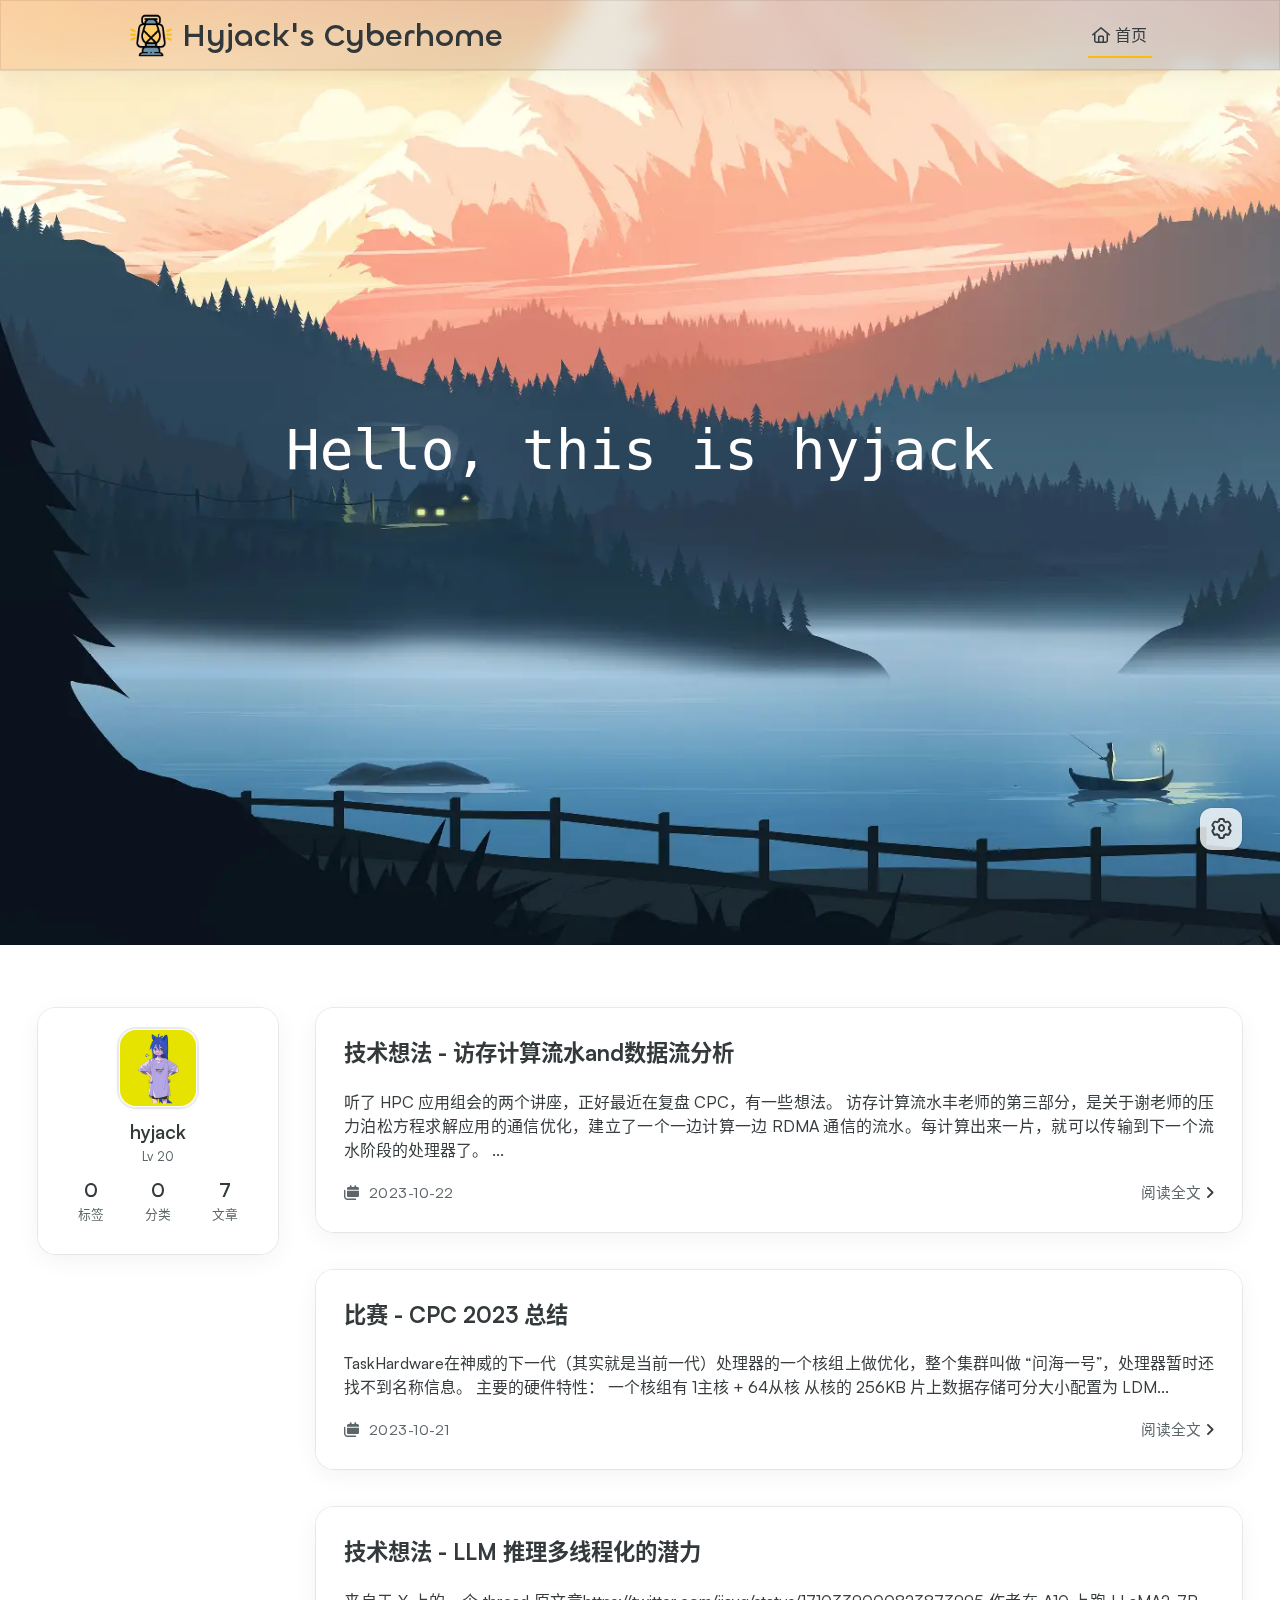
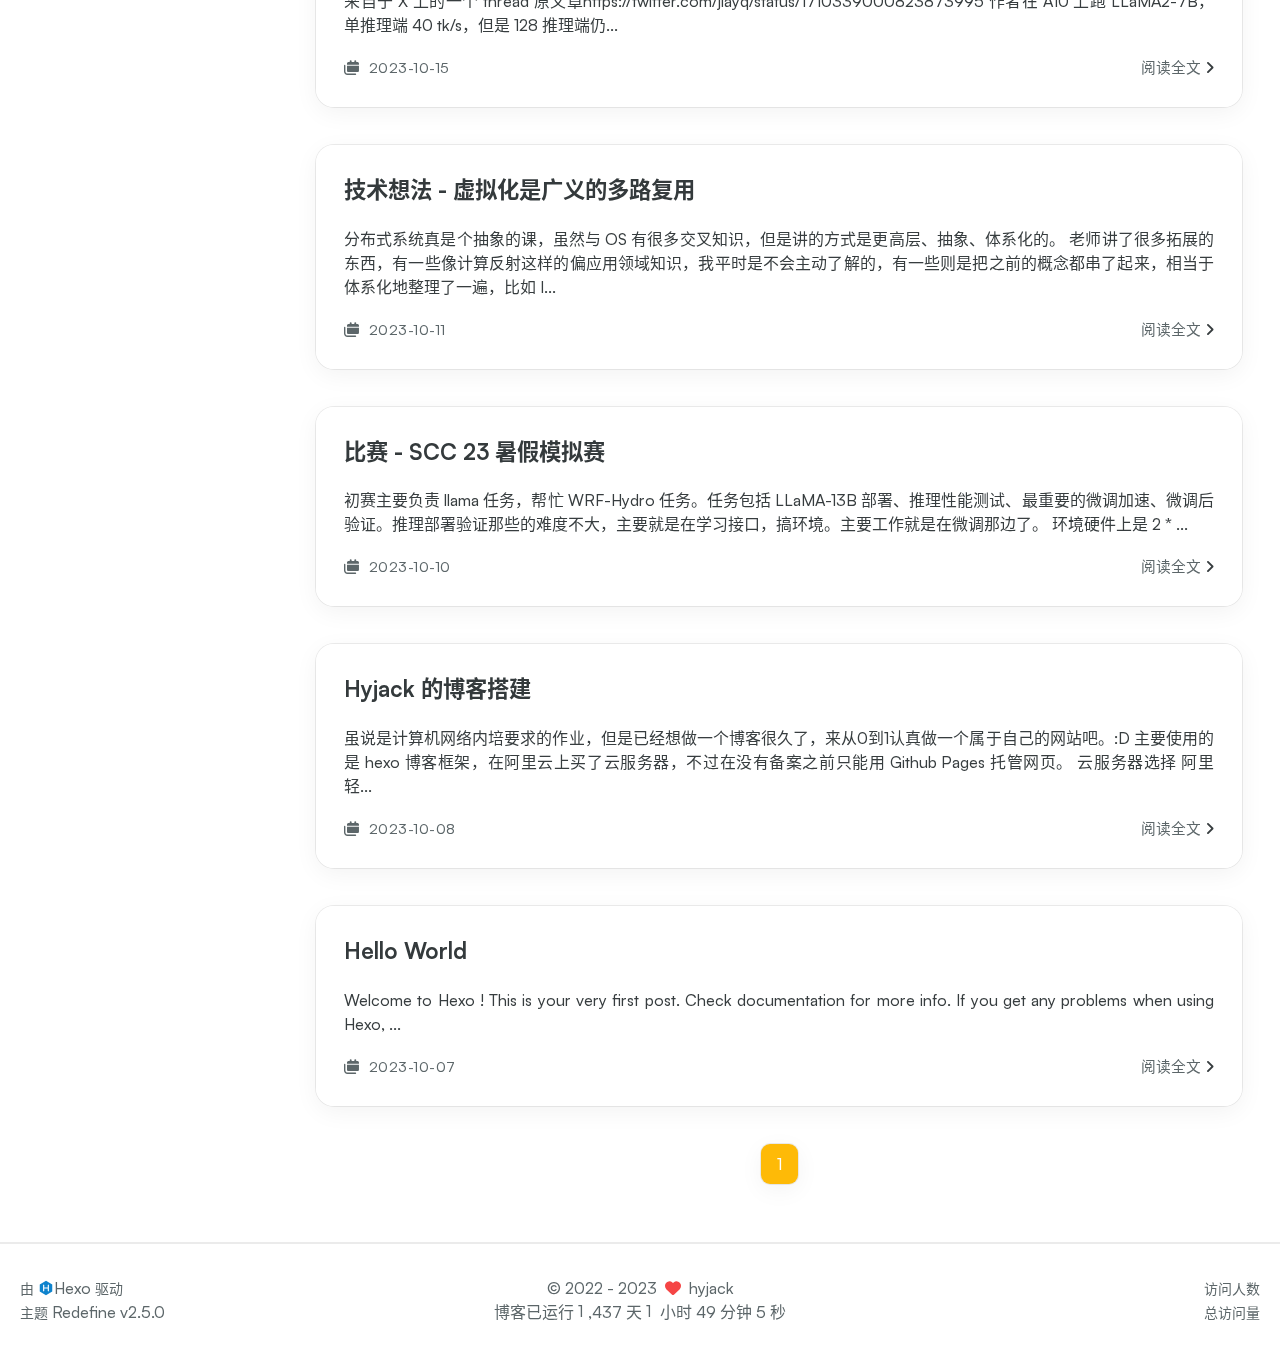
<file: index.html>
<!DOCTYPE html><html lang="zh-CN"><head><meta charset="utf-8"><meta name="viewport" content="width=device-width,initial-scale=1"><meta name="keywords" content="Hexo Theme Redefine"><meta name="author" content="hyjack"><link rel="preconnect" href="https://fonts.googleapis.com"><link rel="preconnect" href="https://fonts.gstatic.com" crossorigin><link rel="canonical" href="http://8.134.189.177/"><meta name="robots" content="index,follow"><meta name="googlebot" content="index,follow"><meta name="revisit-after" content="1 days"><meta property="og:type" content="website"><meta property="og:title" content="Hello, this is hyjack"><meta property="og:url" content="http://8.134.189.177/index.html"><meta property="og:site_name" content="Hello, this is hyjack"><meta property="og:locale" content="zh_CN"><meta property="article:author" content="Jack Huang"><meta name="twitter:card" content="summary"><link rel="icon" type="image/png" href="/assets/lantern-light.png" sizes="192x192"><link rel="apple-touch-icon" sizes="180x180" href="/assets/lantern-light.png"><meta name="theme-color" content="#feba07"><link rel="shortcut icon" href="/assets/lantern-light.png"><title>Hyjack&#39;s Cyberhome</title><link rel="stylesheet" href="/css/style.css"><link rel="stylesheet" href="/assets/build/styles.css"><link rel="stylesheet" href="/fonts/fonts.css"><link rel="stylesheet" href="/fonts/Satoshi/satoshi.css"><link rel="stylesheet" href="/fonts/Chillax/chillax.css"><link href="" rel="stylesheet"><script id="hexo-configurations">window.config={hostname:"8.134.189.177",root:"/",language:"zh-CN"},window.theme={articles:{style:{font_size:"16px",line_height:1.5,image_border_radius:"14px",image_alignment:"center",image_caption:!1,link_icon:!0},word_count:{enable:!0,count:!0,min2read:!0},author_label:{enable:!0,auto:!1,list:["Lv 20"]},code_block:{copy:!0,style:"mac",font:{enable:!1,family:null,url:null}},toc:{enable:!0,max_depth:3,number:!1,expand:!0,init_open:!0},copyright:!0,lazyload:!0,recommendation:{enable:!1,title:"推荐阅读",limit:3,mobile_limit:2,placeholder:"/images/wallhaven-wqery6-light.webp",skip_dirs:[]}},colors:{primary:"#feba07",secondary:null},global:{fonts:{chinese:{enable:!1,family:null,url:null},english:{enable:!1,family:null,url:null}},content_max_width:"1000px",sidebar_width:"210px",hover:{shadow:!0,scale:!1},scroll_progress:{bar:!1,percentage:!0},website_counter:{url:"https://busuanzi.ibruce.info/busuanzi/2.3/busuanzi.pure.mini.js",enable:!0,site_pv:!0,site_uv:!0,post_pv:!0},single_page:!0,open_graph:!0,google_analytics:{enable:!1,id:null}},home_banner:{enable:!0,style:"fixed",image:{light:"/images/wallhaven-wqery6-light.webp",dark:"/assets/trip.jpg"},title:"Hello, this is hyjack",subtitle:{text:["Welcome to my cyberhome XD"],hitokoto:{enable:!1,api:"https://v1.hitokoto.cn"},typing_speed:70,backing_speed:50,starting_delay:500,backing_delay:1500,loop:!0,smart_backspace:!0},text_color:{light:"#fff",dark:"#f8f3d4"},text_style:{title_size:"3.5rem",subtitle_size:"1.5rem",line_height:.5},custom_font:{enable:!0,family:"DejaVu Sans Mono",url:null},social_links:{enable:!1,links:{github:null,instagram:null,zhihu:null,twitter:null,email:null},qrs:{weixin:null}}},plugins:{feed:{enable:!1},aplayer:{enable:!1,type:"fixed",audios:[{name:null,artist:null,url:null,cover:null}]},mermaid:{enable:!1,version:"9.3.0"}},version:"2.5.0",navbar:{auto_hide:!1,color:{left:"#f78736",right:"#367df7",transparency:35},links:{Home:{path:"/",icon:"fa-regular fa-house"}},search:{enable:!1,preload:!0}},page_templates:{friends_column:2,tags_style:"blur"},home:{sidebar:{enable:!0,position:"left",first_item:"menu",announcement:null,links:null},article_date_format:"auto",categories:{enable:!0,limit:3},tags:{enable:!0,limit:3}},footerStart:"2022/8/17 11:45:14"},window.lang_ago={second:"%s 秒前",minute:"%s 分钟前",hour:"%s 小时前",day:"%s 天前",week:"%s 周前",month:"%s 个月前",year:"%s 年前"},window.data={masonry:!1}</script><link rel="stylesheet" href="/fontawesome/fontawesome.min.css"><link rel="stylesheet" href="/fontawesome/brands.min.css"><link rel="stylesheet" href="/fontawesome/solid.min.css"><link rel="stylesheet" href="/fontawesome/regular.min.css"><meta name="generator" content="Hexo 6.3.0"></head><body><div class="progress-bar-container"><span class="pjax-progress-bar"></span> <span class="swup-progress-icon"><i class="fa-solid fa-circle-notch fa-spin"></i></span></div><main class="page-container" id="swup"><style>.home-banner-container{background:0 0!important}.home-article-item,.right-bottom-tools,.sidebar-content,.sidebar-links,.sidebar-links .links:hover,a.extend,a.page-number,footer.footer{background-color:var(--background-color-transparent-80)!important}.right-bottom-tools:hover,a.extend:hover,a.page-number:hover{background-color:var(--primary-color)!important}.home-article-sticky-label,.site-info{background-color:var(--background-color-transparent-15)!important}.home-article-sticky-label{backdrop-filter:none!important}</style><div class="home-banner-background transition-fade"></div><div class="home-banner-container flex justify-center items-center transition-fade"><div class="content flex justify-center items-center"><div class="description flex flex-col justify-center items-center" style="font-family:'DejaVu Sans Mono',sans-serif">Hello, this is hyjack<p><i id="subtitle"></i></p></div></div></div><div class="main-content-container"><div class="main-content-header"><header class="navbar-container"><div class="navbar-content has-home-banner"><div class="left"><a class="logo-image" href="/"><img src="/assets/lantern-light.png"> </a><a class="logo-title" href="/"><h1>Hyjack&#39;s Cyberhome</h1></a></div><div class="right"><div class="desktop"><ul class="navbar-list"><li class="navbar-item"><a class="active" href="/"><i class="fa-regular fa-house"></i> 首页</a></li></ul></div><div class="mobile"><div class="icon-item navbar-bar"><div class="navbar-bar-middle"></div></div></div></div></div><div class="navbar-drawer w-full absolute top-0 left-0 bg-background-color"><ul class="drawer-navbar-list flex flex-col justify-start items-center"><li class="drawer-navbar-item text-base my-1.5 flex justify-center items-center"><a class="rounded-3xl py-1.5 px-5 hover:border hover:!text-primary active:!text-primary group active" href="/"><i class="fa-regular fa-house"></i> 首页</a></li></ul></div><div class="window-mask"></div></header></div><div class="main-content-body"><div class="home-sidebar-container"><div class="sticky-container sticky"><div class="sidebar-content"><div class="avatar flex justify-center"><img src="/assets/avatar.jpg"></div><div class="author flex flex-col justify-center my-2.5 mx-0"><div class="name">hyjack</div><div class="label">Lv 20</div></div><div class="statistics"><a class="item" href="/tags"><div class="number">0</div><div class="label">标签</div></a><a class="item" href="/categories"><div class="number">0</div><div class="label">分类</div></a><a class="item" href="/archives"><div class="number">7</div><div class="label">文章</div></a></div></div></div></div><div class="main-content"><div class="home-content-container"><ul class="home-article-list"><li class="home-article-item"><h3 class="home-article-title"><a href="/2023/10/22/%E6%8A%80%E6%9C%AF%E6%83%B3%E6%B3%95%20-%20%E8%AE%BF%E5%AD%98%E8%AE%A1%E7%AE%97%E6%B5%81%E6%B0%B4and%E6%95%B0%E6%8D%AE%E6%B5%81%E5%88%86%E6%9E%90/">技术想法 - 访存计算流水and数据流分析</a></h3><div class="home-article-content markdown-body">听了 HPC 应用组会的两个讲座，正好最近在复盘 CPC，有一些想法。 访存计算流水丰老师的第三部分，是关于谢老师的压力泊松方程求解应用的通信优化，建立了一个一边计算一边 RDMA 通信的流水。每计算出来一片，就可以传输到下一个流水阶段的处理器了。 ...</div><div class="home-article-meta-info-container"><div class="home-article-meta-info"><span><i class="fa-solid fa-calendars"></i>&nbsp; <span class="home-article-date" data-date="Sun Oct 22 2023 00:00:00 GMT+0800">2023-10-22</span></span></div><a href="/2023/10/22/%E6%8A%80%E6%9C%AF%E6%83%B3%E6%B3%95%20-%20%E8%AE%BF%E5%AD%98%E8%AE%A1%E7%AE%97%E6%B5%81%E6%B0%B4and%E6%95%B0%E6%8D%AE%E6%B5%81%E5%88%86%E6%9E%90/">阅读全文<span class="seo-reader-text">技术想法 - 访存计算流水and数据流分析</span>&nbsp;<i class="fa-solid fa-angle-right"></i></a></div></li><li class="home-article-item"><h3 class="home-article-title"><a href="/2023/10/21/%E6%AF%94%E8%B5%9B%20-%20CPC%202023%20%E6%80%BB%E7%BB%93/">比赛 - CPC 2023 总结</a></h3><div class="home-article-content markdown-body">TaskHardware在神威的下一代（其实就是当前一代）处理器的一个核组上做优化，整个集群叫做 “问海一号”，处理器暂时还找不到名称信息。 主要的硬件特性： 一个核组有 1主核 + 64从核 从核的 256KB 片上数据存储可分大小配置为 LDM...</div><div class="home-article-meta-info-container"><div class="home-article-meta-info"><span><i class="fa-solid fa-calendars"></i>&nbsp; <span class="home-article-date" data-date="Sat Oct 21 2023 00:00:00 GMT+0800">2023-10-21</span></span></div><a href="/2023/10/21/%E6%AF%94%E8%B5%9B%20-%20CPC%202023%20%E6%80%BB%E7%BB%93/">阅读全文<span class="seo-reader-text">比赛 - CPC 2023 总结</span>&nbsp;<i class="fa-solid fa-angle-right"></i></a></div></li><li class="home-article-item"><h3 class="home-article-title"><a href="/2023/10/15/%E6%8A%80%E6%9C%AF%E6%83%B3%E6%B3%95%20-%20LLM%20%E6%8E%A8%E7%90%86%E5%A4%9A%E7%BA%BF%E7%A8%8B%E5%8C%96%E7%9A%84%E5%8F%AF%E8%83%BD%E6%80%A7/">技术想法 - LLM 推理多线程化的潜力</a></h3><div class="home-article-content markdown-body">来自于 X 上的一个 thread 原文章https://twitter.com/jiayq/status/1710339000823873995 作者在 A10 上跑 LLaMA2-7B，单推理端 40 tk&#x2F;s，但是 128 推理端仍...</div><div class="home-article-meta-info-container"><div class="home-article-meta-info"><span><i class="fa-solid fa-calendars"></i>&nbsp; <span class="home-article-date" data-date="Sun Oct 15 2023 00:00:00 GMT+0800">2023-10-15</span></span></div><a href="/2023/10/15/%E6%8A%80%E6%9C%AF%E6%83%B3%E6%B3%95%20-%20LLM%20%E6%8E%A8%E7%90%86%E5%A4%9A%E7%BA%BF%E7%A8%8B%E5%8C%96%E7%9A%84%E5%8F%AF%E8%83%BD%E6%80%A7/">阅读全文<span class="seo-reader-text">技术想法 - LLM 推理多线程化的潜力</span>&nbsp;<i class="fa-solid fa-angle-right"></i></a></div></li><li class="home-article-item"><h3 class="home-article-title"><a href="/2023/10/11/%E6%8A%80%E6%9C%AF%E6%83%B3%E6%B3%95%20-%20%E8%99%9A%E6%8B%9F%E5%8C%96%E6%98%AF%E5%B9%BF%E4%B9%89%E7%9A%84%E5%A4%9A%E8%B7%AF%E5%A4%8D%E7%94%A8/">技术想法 - 虚拟化是广义的多路复用</a></h3><div class="home-article-content markdown-body">分布式系统真是个抽象的课，虽然与 OS 有很多交叉知识，但是讲的方式是更高层、抽象、体系化的。 老师讲了很多拓展的东西，有一些像计算反射这样的偏应用领域知识，我平时是不会主动了解的，有一些则是把之前的概念都串了起来，相当于体系化地整理了一遍，比如 I...</div><div class="home-article-meta-info-container"><div class="home-article-meta-info"><span><i class="fa-solid fa-calendars"></i>&nbsp; <span class="home-article-date" data-date="Wed Oct 11 2023 00:00:00 GMT+0800">2023-10-11</span></span></div><a href="/2023/10/11/%E6%8A%80%E6%9C%AF%E6%83%B3%E6%B3%95%20-%20%E8%99%9A%E6%8B%9F%E5%8C%96%E6%98%AF%E5%B9%BF%E4%B9%89%E7%9A%84%E5%A4%9A%E8%B7%AF%E5%A4%8D%E7%94%A8/">阅读全文<span class="seo-reader-text">技术想法 - 虚拟化是广义的多路复用</span>&nbsp;<i class="fa-solid fa-angle-right"></i></a></div></li><li class="home-article-item"><h3 class="home-article-title"><a href="/2023/10/10/%E6%AF%94%E8%B5%9B%20-%20SCC%2023%20%E6%9A%91%E5%81%87%E6%A8%A1%E6%8B%9F%E8%B5%9B/">比赛 - SCC 23 暑假模拟赛</a></h3><div class="home-article-content markdown-body">初赛主要负责 llama 任务，帮忙 WRF-Hydro 任务。任务包括 LLaMA-13B 部署、推理性能测试、最重要的微调加速、微调后验证。推理部署验证那些的难度不大，主要就是在学习接口，搞环境。主要工作就是在微调那边了。 环境硬件上是 2 * ...</div><div class="home-article-meta-info-container"><div class="home-article-meta-info"><span><i class="fa-solid fa-calendars"></i>&nbsp; <span class="home-article-date" data-date="Tue Oct 10 2023 00:00:00 GMT+0800">2023-10-10</span></span></div><a href="/2023/10/10/%E6%AF%94%E8%B5%9B%20-%20SCC%2023%20%E6%9A%91%E5%81%87%E6%A8%A1%E6%8B%9F%E8%B5%9B/">阅读全文<span class="seo-reader-text">比赛 - SCC 23 暑假模拟赛</span>&nbsp;<i class="fa-solid fa-angle-right"></i></a></div></li><li class="home-article-item"><h3 class="home-article-title"><a href="/2023/10/08/Hyjack-%E7%9A%84%E5%8D%9A%E5%AE%A2%E6%90%AD%E5%BB%BA/">Hyjack 的博客搭建</a></h3><div class="home-article-content markdown-body">虽说是计算机网络内培要求的作业，但是已经想做一个博客很久了，来从0到1认真做一个属于自己的网站吧。:D 主要使用的是 hexo 博客框架，在阿里云上买了云服务器，不过在没有备案之前只能用 Github Pages 托管网页。 云服务器选择 阿里 轻...</div><div class="home-article-meta-info-container"><div class="home-article-meta-info"><span><i class="fa-solid fa-calendars"></i>&nbsp; <span class="home-article-date" data-date="Sun Oct 08 2023 21:58:21 GMT+0800">2023-10-08</span></span></div><a href="/2023/10/08/Hyjack-%E7%9A%84%E5%8D%9A%E5%AE%A2%E6%90%AD%E5%BB%BA/">阅读全文<span class="seo-reader-text">Hyjack 的博客搭建</span>&nbsp;<i class="fa-solid fa-angle-right"></i></a></div></li><li class="home-article-item"><h3 class="home-article-title"><a href="/2023/10/07/hello-world/">Hello World</a></h3><div class="home-article-content markdown-body">Welcome to Hexo ! This is your very first post. Check documentation for more info. If you get any problems when using Hexo, ...</div><div class="home-article-meta-info-container"><div class="home-article-meta-info"><span><i class="fa-solid fa-calendars"></i>&nbsp; <span class="home-article-date" data-date="Sat Oct 07 2023 00:00:00 GMT+0800">2023-10-07</span></span></div><a href="/2023/10/07/hello-world/">阅读全文<span class="seo-reader-text">Hello World</span>&nbsp;<i class="fa-solid fa-angle-right"></i></a></div></li></ul><div class="home-paginator"><div class="paginator"><span class="page-number current">1</span></div></div></div><div class="comment-container pjax"></div></div></div><div class="main-content-footer"><footer class="footer mt-5 py-5 h-auto text-base text-third-text-color relative border-t-2 border-t-border-color"><div class="info-container py-3 text-center"><div class="text-center">&copy; <span>2022</span> - 2023&nbsp;&nbsp;<i class="fa-solid fa-heart fa-beat" style="--fa-animation-duration:0.5s;color:#f54545"></i>&nbsp;&nbsp;<a href="/">hyjack</a></div><script data-swup-reload-script src="https://busuanzi.ibruce.info/busuanzi/2.3/busuanzi.pure.mini.js"></script><div class="relative text-center lg:absolute lg:right-[20px] lg:top-1/2 lg:-translate-y-1/2 lg:text-right"><span id="busuanzi_container_site_uv" class="lg:!block"><span class="text-sm">访问人数</span> <span id="busuanzi_value_site_uv"></span> </span><span id="busuanzi_container_site_pv" class="lg:!block"><span class="text-sm">总访问量</span> <span id="busuanzi_value_site_pv"></span></span></div><div class="relative text-center lg:absolute lg:left-[20px] lg:top-1/2 lg:-translate-y-1/2 lg:text-left"><span class="lg:block text-sm">由 <?xml version="1.0" encoding="utf-8"?><!DOCTYPE svg PUBLIC "-//W3C//DTD SVG 1.1//EN" "http://www.w3.org/Graphics/SVG/1.1/DTD/svg11.dtd"><svg class="relative top-[2px] inline-block align-baseline" version="1.1" id="圖層_1" xmlns="http://www.w3.org/2000/svg" xmlns:xlink="http://www.w3.org/1999/xlink" x="0px" y="0px" width="1rem" height="1rem" viewBox="0 0 512 512" enable-background="new 0 0 512 512" xml:space="preserve"><path fill="#0E83CD" d="M256.4,25.8l-200,115.5L56,371.5l199.6,114.7l200-115.5l0.4-230.2L256.4,25.8z M349,354.6l-18.4,10.7l-18.6-11V275H200v79.6l-18.4,10.7l-18.6-11v-197l18.5-10.6l18.5,10.8V237h112v-79.6l18.5-10.6l18.5,10.8V354.6z"/></svg><a target="_blank" class="text-base" href="https://hexo.io">Hexo</a> 驱动</span> <span class="text-sm lg:block">主题&nbsp;<a class="text-base" target="_blank" href="https://github.com/EvanNotFound/hexo-theme-redefine">Redefine v2.5.0</a></span></div><div>博客已运行 <span class="odometer" id="runtime_days"></span> 天 <span class="odometer" id="runtime_hours"></span> 小时 <span class="odometer" id="runtime_minutes"></span> 分钟 <span class="odometer" id="runtime_seconds"></span> 秒</div><script data-swup-reload-script>try{function odometer_init(){document.querySelectorAll(".odometer").forEach(e=>{new Odometer({el:e,format:"( ddd).dd",duration:200})})}odometer_init()}catch(e){}</script></div></footer></div></div><div class="right-side-tools-container"><div class="side-tools-container"><ul class="hidden-tools-list"><li class="right-bottom-tools tool-font-adjust-plus flex justify-center items-center"><i class="fa-regular fa-magnifying-glass-plus"></i></li><li class="right-bottom-tools tool-font-adjust-minus flex justify-center items-center"><i class="fa-regular fa-magnifying-glass-minus"></i></li><li class="right-bottom-tools tool-dark-light-toggle flex justify-center items-center"><i class="fa-regular fa-moon"></i></li><li class="right-bottom-tools tool-scroll-to-bottom flex justify-center items-center"><i class="fa-regular fa-arrow-down"></i></li></ul><ul class="visible-tools-list"><li class="right-bottom-tools toggle-tools-list flex justify-center items-center"><i class="fa-regular fa-cog fa-spin"></i></li><li class="right-bottom-tools tool-scroll-to-top flex justify-center items-center"><i class="arrow-up fas fa-arrow-up"></i> <span class="percent"></span></li></ul></div></div><div class="image-viewer-container"><img src=""></div></main><script src="/js/libs/Swup.min.js"></script><script src="/js/libs/SwupSlideTheme.min.js"></script><script src="/js/libs/SwupScriptsPlugin.min.js"></script><script src="/js/libs/SwupProgressPlugin.min.js"></script><script src="/js/libs/SwupScrollPlugin.min.js"></script><script src="/js/libs/SwupPreloadPlugin.min.js"></script><script>const swup=new Swup({plugins:[new SwupScriptsPlugin({optin:!0}),new SwupProgressPlugin,new SwupScrollPlugin({offset:80}),new SwupSlideTheme({mainElement:".main-content-body"}),new SwupPreloadPlugin],containers:["#swup"]})</script><script src="/js/tools/imageViewer.js" type="module"></script><script src="/js/utils.js" type="module"></script><script src="/js/main.js" type="module"></script><script src="/js/layouts/navbarShrink.js" type="module"></script><script src="/js/tools/scrollTopBottom.js" type="module"></script><script src="/js/tools/lightDarkSwitch.js" type="module"></script><script src="/js/layouts/categoryList.js" type="module"></script><script src="/js/tools/codeBlock.js" type="module"></script><script src="/js/layouts/lazyload.js" type="module"></script><script src="/js/tools/runtime.js"></script><script src="/js/libs/odometer.min.js"></script><link rel="stylesheet" href="/assets/odometer-theme-minimal.css"><script src="/js/libs/Typed.min.js"></script><script src="/js/plugins/typed.js" type="module"></script><div class="post-scripts" data-swup-reload-script><script src="/js/libs/anime.min.js"></script><script src="/js/tools/tocToggle.js" type="module"></script><script src="/js/layouts/toc.js" type="module"></script><script src="/js/plugins/tabs.js" type="module"></script></div></body></html>
</file>
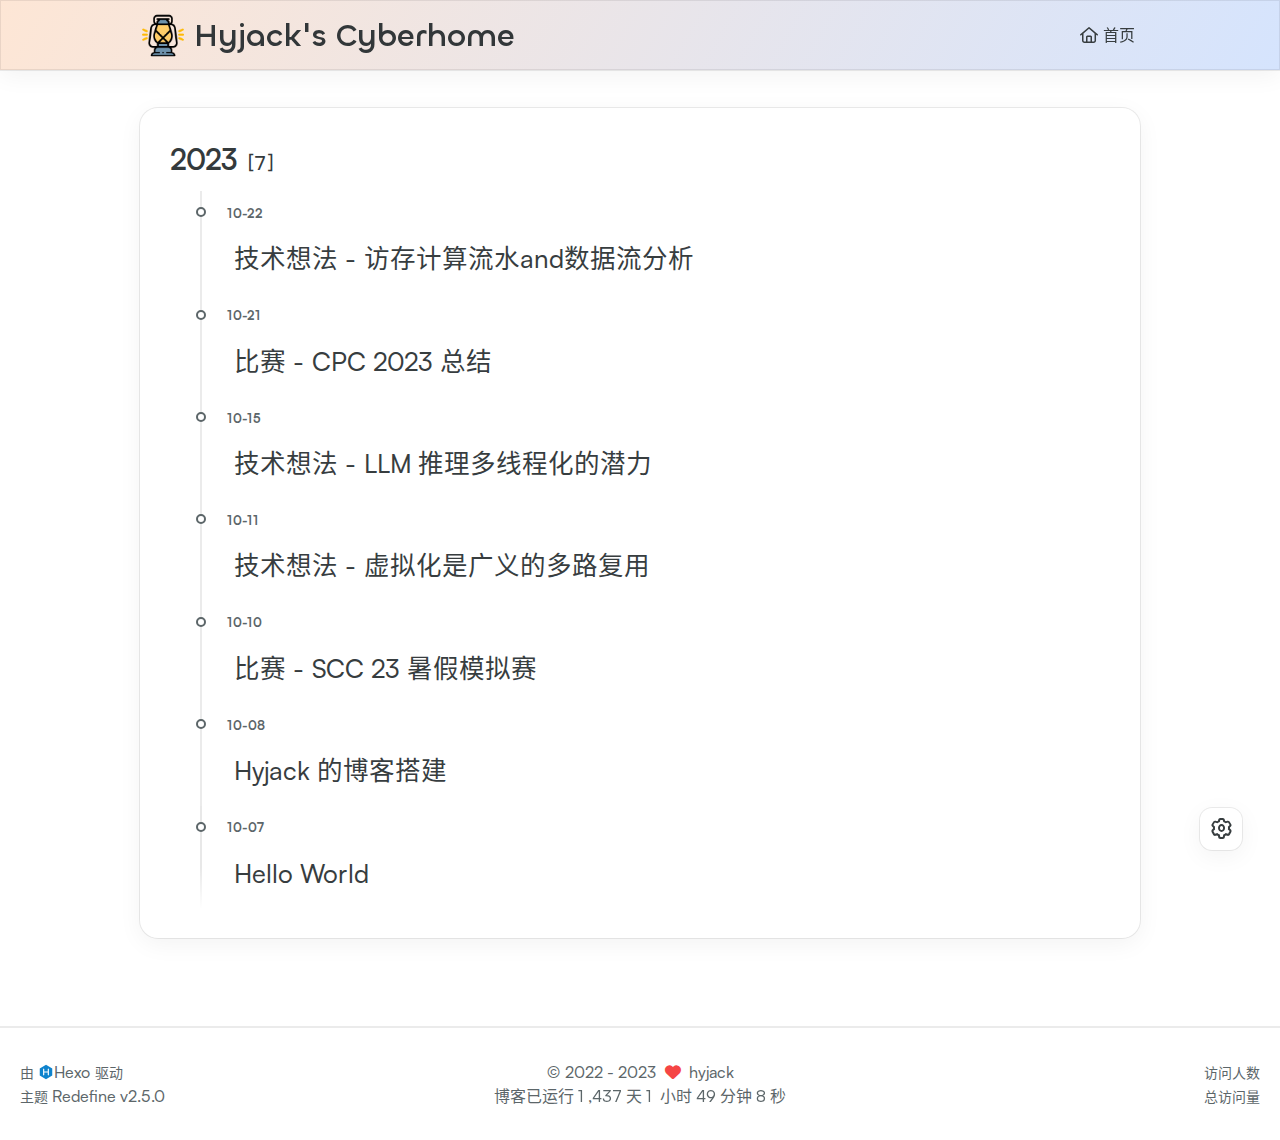
<file: archives/index.html>
<!DOCTYPE html><html lang="zh-CN"><head><meta charset="utf-8"><meta name="viewport" content="width=device-width,initial-scale=1"><meta name="keywords" content="Hexo Theme Redefine"><meta name="author" content="hyjack"><link rel="preconnect" href="https://fonts.googleapis.com"><link rel="preconnect" href="https://fonts.gstatic.com" crossorigin><link rel="canonical" href="http://8.134.189.177/archives/"><meta name="robots" content="index,follow"><meta name="googlebot" content="index,follow"><meta name="revisit-after" content="1 days"><meta property="og:type" content="website"><meta property="og:title" content="Hello, this is hyjack"><meta property="og:url" content="http://8.134.189.177/archives/index.html"><meta property="og:site_name" content="Hello, this is hyjack"><meta property="og:locale" content="zh_CN"><meta property="article:author" content="Jack Huang"><meta name="twitter:card" content="summary"><link rel="icon" type="image/png" href="/assets/lantern-light.png" sizes="192x192"><link rel="apple-touch-icon" sizes="180x180" href="/assets/lantern-light.png"><meta name="theme-color" content="#feba07"><link rel="shortcut icon" href="/assets/lantern-light.png"><title>归档 - Hyjack&#39;s Cyberhome</title><link rel="stylesheet" href="/css/style.css"><link rel="stylesheet" href="/assets/build/styles.css"><link rel="stylesheet" href="/fonts/fonts.css"><link rel="stylesheet" href="/fonts/Satoshi/satoshi.css"><link rel="stylesheet" href="/fonts/Chillax/chillax.css"><link href="" rel="stylesheet"><script id="hexo-configurations">window.config={hostname:"8.134.189.177",root:"/",language:"zh-CN"},window.theme={articles:{style:{font_size:"16px",line_height:1.5,image_border_radius:"14px",image_alignment:"center",image_caption:!1,link_icon:!0},word_count:{enable:!0,count:!0,min2read:!0},author_label:{enable:!0,auto:!1,list:["Lv 20"]},code_block:{copy:!0,style:"mac",font:{enable:!1,family:null,url:null}},toc:{enable:!0,max_depth:3,number:!1,expand:!0,init_open:!0},copyright:!0,lazyload:!0,recommendation:{enable:!1,title:"推荐阅读",limit:3,mobile_limit:2,placeholder:"/images/wallhaven-wqery6-light.webp",skip_dirs:[]}},colors:{primary:"#feba07",secondary:null},global:{fonts:{chinese:{enable:!1,family:null,url:null},english:{enable:!1,family:null,url:null}},content_max_width:"1000px",sidebar_width:"210px",hover:{shadow:!0,scale:!1},scroll_progress:{bar:!1,percentage:!0},website_counter:{url:"https://busuanzi.ibruce.info/busuanzi/2.3/busuanzi.pure.mini.js",enable:!0,site_pv:!0,site_uv:!0,post_pv:!0},single_page:!0,open_graph:!0,google_analytics:{enable:!1,id:null}},home_banner:{enable:!0,style:"fixed",image:{light:"/images/wallhaven-wqery6-light.webp",dark:"/assets/trip.jpg"},title:"Hello, this is hyjack",subtitle:{text:["Welcome to my cyberhome XD"],hitokoto:{enable:!1,api:"https://v1.hitokoto.cn"},typing_speed:70,backing_speed:50,starting_delay:500,backing_delay:1500,loop:!0,smart_backspace:!0},text_color:{light:"#fff",dark:"#f8f3d4"},text_style:{title_size:"3.5rem",subtitle_size:"1.5rem",line_height:.5},custom_font:{enable:!0,family:"DejaVu Sans Mono",url:null},social_links:{enable:!1,links:{github:null,instagram:null,zhihu:null,twitter:null,email:null},qrs:{weixin:null}}},plugins:{feed:{enable:!1},aplayer:{enable:!1,type:"fixed",audios:[{name:null,artist:null,url:null,cover:null}]},mermaid:{enable:!1,version:"9.3.0"}},version:"2.5.0",navbar:{auto_hide:!1,color:{left:"#f78736",right:"#367df7",transparency:35},links:{Home:{path:"/",icon:"fa-regular fa-house"}},search:{enable:!1,preload:!0}},page_templates:{friends_column:2,tags_style:"blur"},home:{sidebar:{enable:!0,position:"left",first_item:"menu",announcement:null,links:null},article_date_format:"auto",categories:{enable:!0,limit:3},tags:{enable:!0,limit:3}},footerStart:"2022/8/17 11:45:14"},window.lang_ago={second:"%s 秒前",minute:"%s 分钟前",hour:"%s 小时前",day:"%s 天前",week:"%s 周前",month:"%s 个月前",year:"%s 年前"},window.data={masonry:!1}</script><link rel="stylesheet" href="/fontawesome/fontawesome.min.css"><link rel="stylesheet" href="/fontawesome/brands.min.css"><link rel="stylesheet" href="/fontawesome/solid.min.css"><link rel="stylesheet" href="/fontawesome/regular.min.css"><meta name="generator" content="Hexo 6.3.0"></head><body><div class="progress-bar-container"><span class="pjax-progress-bar"></span> <span class="swup-progress-icon"><i class="fa-solid fa-circle-notch fa-spin"></i></span></div><main class="page-container" id="swup"><div class="main-content-container"><div class="main-content-header"><header class="navbar-container"><div class="navbar-content"><div class="left"><a class="logo-image" href="/"><img src="/assets/lantern-light.png"> </a><a class="logo-title" href="/">Hyjack&#39;s Cyberhome</a></div><div class="right"><div class="desktop"><ul class="navbar-list"><li class="navbar-item"><a href="/"><i class="fa-regular fa-house"></i> 首页</a></li></ul></div><div class="mobile"><div class="icon-item navbar-bar"><div class="navbar-bar-middle"></div></div></div></div></div><div class="navbar-drawer w-full absolute top-0 left-0 bg-background-color"><ul class="drawer-navbar-list flex flex-col justify-start items-center"><li class="drawer-navbar-item text-base my-1.5 flex justify-center items-center"><a class="rounded-3xl py-1.5 px-5 hover:border hover:!text-primary active:!text-primary group" href="/"><i class="fa-regular fa-house"></i> 首页</a></li></ul></div><div class="window-mask"></div></header></div><div class="main-content-body"><div class="main-content"><div class="archive-container"><div class="archive-list-container"><section class="archive-item"><div class="archive-item-header"><span class="archive-year">2023</span> <span class="archive-year-post-count">[7]</span></div><ul class="article-list"><li class="article-item" date-is="10-22"><a href="/2023/10/22/%E6%8A%80%E6%9C%AF%E6%83%B3%E6%B3%95%20-%20%E8%AE%BF%E5%AD%98%E8%AE%A1%E7%AE%97%E6%B5%81%E6%B0%B4and%E6%95%B0%E6%8D%AE%E6%B5%81%E5%88%86%E6%9E%90/"><span class="article-title">技术想法 - 访存计算流水and数据流分析</span></a></li><li class="article-item" date-is="10-21"><a href="/2023/10/21/%E6%AF%94%E8%B5%9B%20-%20CPC%202023%20%E6%80%BB%E7%BB%93/"><span class="article-title">比赛 - CPC 2023 总结</span></a></li><li class="article-item" date-is="10-15"><a href="/2023/10/15/%E6%8A%80%E6%9C%AF%E6%83%B3%E6%B3%95%20-%20LLM%20%E6%8E%A8%E7%90%86%E5%A4%9A%E7%BA%BF%E7%A8%8B%E5%8C%96%E7%9A%84%E5%8F%AF%E8%83%BD%E6%80%A7/"><span class="article-title">技术想法 - LLM 推理多线程化的潜力</span></a></li><li class="article-item" date-is="10-11"><a href="/2023/10/11/%E6%8A%80%E6%9C%AF%E6%83%B3%E6%B3%95%20-%20%E8%99%9A%E6%8B%9F%E5%8C%96%E6%98%AF%E5%B9%BF%E4%B9%89%E7%9A%84%E5%A4%9A%E8%B7%AF%E5%A4%8D%E7%94%A8/"><span class="article-title">技术想法 - 虚拟化是广义的多路复用</span></a></li><li class="article-item" date-is="10-10"><a href="/2023/10/10/%E6%AF%94%E8%B5%9B%20-%20SCC%2023%20%E6%9A%91%E5%81%87%E6%A8%A1%E6%8B%9F%E8%B5%9B/"><span class="article-title">比赛 - SCC 23 暑假模拟赛</span></a></li><li class="article-item" date-is="10-08"><a href="/2023/10/08/Hyjack-%E7%9A%84%E5%8D%9A%E5%AE%A2%E6%90%AD%E5%BB%BA/"><span class="article-title">Hyjack 的博客搭建</span></a></li><li class="article-item" date-is="10-07"><a href="/2023/10/07/hello-world/"><span class="article-title">Hello World</span></a></li></ul></section></div></div></div></div><div class="main-content-footer"><footer class="footer mt-5 py-5 h-auto text-base text-third-text-color relative border-t-2 border-t-border-color"><div class="info-container py-3 text-center"><div class="text-center">&copy; <span>2022</span> - 2023&nbsp;&nbsp;<i class="fa-solid fa-heart fa-beat" style="--fa-animation-duration:0.5s;color:#f54545"></i>&nbsp;&nbsp;<a href="/">hyjack</a></div><script data-swup-reload-script src="https://busuanzi.ibruce.info/busuanzi/2.3/busuanzi.pure.mini.js"></script><div class="relative text-center lg:absolute lg:right-[20px] lg:top-1/2 lg:-translate-y-1/2 lg:text-right"><span id="busuanzi_container_site_uv" class="lg:!block"><span class="text-sm">访问人数</span> <span id="busuanzi_value_site_uv"></span> </span><span id="busuanzi_container_site_pv" class="lg:!block"><span class="text-sm">总访问量</span> <span id="busuanzi_value_site_pv"></span></span></div><div class="relative text-center lg:absolute lg:left-[20px] lg:top-1/2 lg:-translate-y-1/2 lg:text-left"><span class="lg:block text-sm">由 <?xml version="1.0" encoding="utf-8"?><!DOCTYPE svg PUBLIC "-//W3C//DTD SVG 1.1//EN" "http://www.w3.org/Graphics/SVG/1.1/DTD/svg11.dtd"><svg class="relative top-[2px] inline-block align-baseline" version="1.1" id="圖層_1" xmlns="http://www.w3.org/2000/svg" xmlns:xlink="http://www.w3.org/1999/xlink" x="0px" y="0px" width="1rem" height="1rem" viewBox="0 0 512 512" enable-background="new 0 0 512 512" xml:space="preserve"><path fill="#0E83CD" d="M256.4,25.8l-200,115.5L56,371.5l199.6,114.7l200-115.5l0.4-230.2L256.4,25.8z M349,354.6l-18.4,10.7l-18.6-11V275H200v79.6l-18.4,10.7l-18.6-11v-197l18.5-10.6l18.5,10.8V237h112v-79.6l18.5-10.6l18.5,10.8V354.6z"/></svg><a target="_blank" class="text-base" href="https://hexo.io">Hexo</a> 驱动</span> <span class="text-sm lg:block">主题&nbsp;<a class="text-base" target="_blank" href="https://github.com/EvanNotFound/hexo-theme-redefine">Redefine v2.5.0</a></span></div><div>博客已运行 <span class="odometer" id="runtime_days"></span> 天 <span class="odometer" id="runtime_hours"></span> 小时 <span class="odometer" id="runtime_minutes"></span> 分钟 <span class="odometer" id="runtime_seconds"></span> 秒</div><script data-swup-reload-script>try{function odometer_init(){document.querySelectorAll(".odometer").forEach(e=>{new Odometer({el:e,format:"( ddd).dd",duration:200})})}odometer_init()}catch(e){}</script></div></footer></div></div><div class="right-side-tools-container"><div class="side-tools-container"><ul class="hidden-tools-list"><li class="right-bottom-tools tool-font-adjust-plus flex justify-center items-center"><i class="fa-regular fa-magnifying-glass-plus"></i></li><li class="right-bottom-tools tool-font-adjust-minus flex justify-center items-center"><i class="fa-regular fa-magnifying-glass-minus"></i></li><li class="right-bottom-tools tool-dark-light-toggle flex justify-center items-center"><i class="fa-regular fa-moon"></i></li><li class="right-bottom-tools tool-scroll-to-bottom flex justify-center items-center"><i class="fa-regular fa-arrow-down"></i></li></ul><ul class="visible-tools-list"><li class="right-bottom-tools toggle-tools-list flex justify-center items-center"><i class="fa-regular fa-cog fa-spin"></i></li><li class="right-bottom-tools tool-scroll-to-top flex justify-center items-center"><i class="arrow-up fas fa-arrow-up"></i> <span class="percent"></span></li></ul></div></div><div class="image-viewer-container"><img src=""></div></main><script src="/js/libs/Swup.min.js"></script><script src="/js/libs/SwupSlideTheme.min.js"></script><script src="/js/libs/SwupScriptsPlugin.min.js"></script><script src="/js/libs/SwupProgressPlugin.min.js"></script><script src="/js/libs/SwupScrollPlugin.min.js"></script><script src="/js/libs/SwupPreloadPlugin.min.js"></script><script>const swup=new Swup({plugins:[new SwupScriptsPlugin({optin:!0}),new SwupProgressPlugin,new SwupScrollPlugin({offset:80}),new SwupSlideTheme({mainElement:".main-content-body"}),new SwupPreloadPlugin],containers:["#swup"]})</script><script src="/js/tools/imageViewer.js" type="module"></script><script src="/js/utils.js" type="module"></script><script src="/js/main.js" type="module"></script><script src="/js/layouts/navbarShrink.js" type="module"></script><script src="/js/tools/scrollTopBottom.js" type="module"></script><script src="/js/tools/lightDarkSwitch.js" type="module"></script><script src="/js/layouts/categoryList.js" type="module"></script><script src="/js/tools/codeBlock.js" type="module"></script><script src="/js/layouts/lazyload.js" type="module"></script><script src="/js/tools/runtime.js"></script><script src="/js/libs/odometer.min.js"></script><link rel="stylesheet" href="/assets/odometer-theme-minimal.css"><script src="/js/libs/Typed.min.js"></script><script src="/js/plugins/typed.js" type="module"></script><div class="post-scripts" data-swup-reload-script><script src="/js/libs/anime.min.js"></script><script src="/js/tools/tocToggle.js" type="module"></script><script src="/js/layouts/toc.js" type="module"></script><script src="/js/plugins/tabs.js" type="module"></script></div></body></html>
</file>
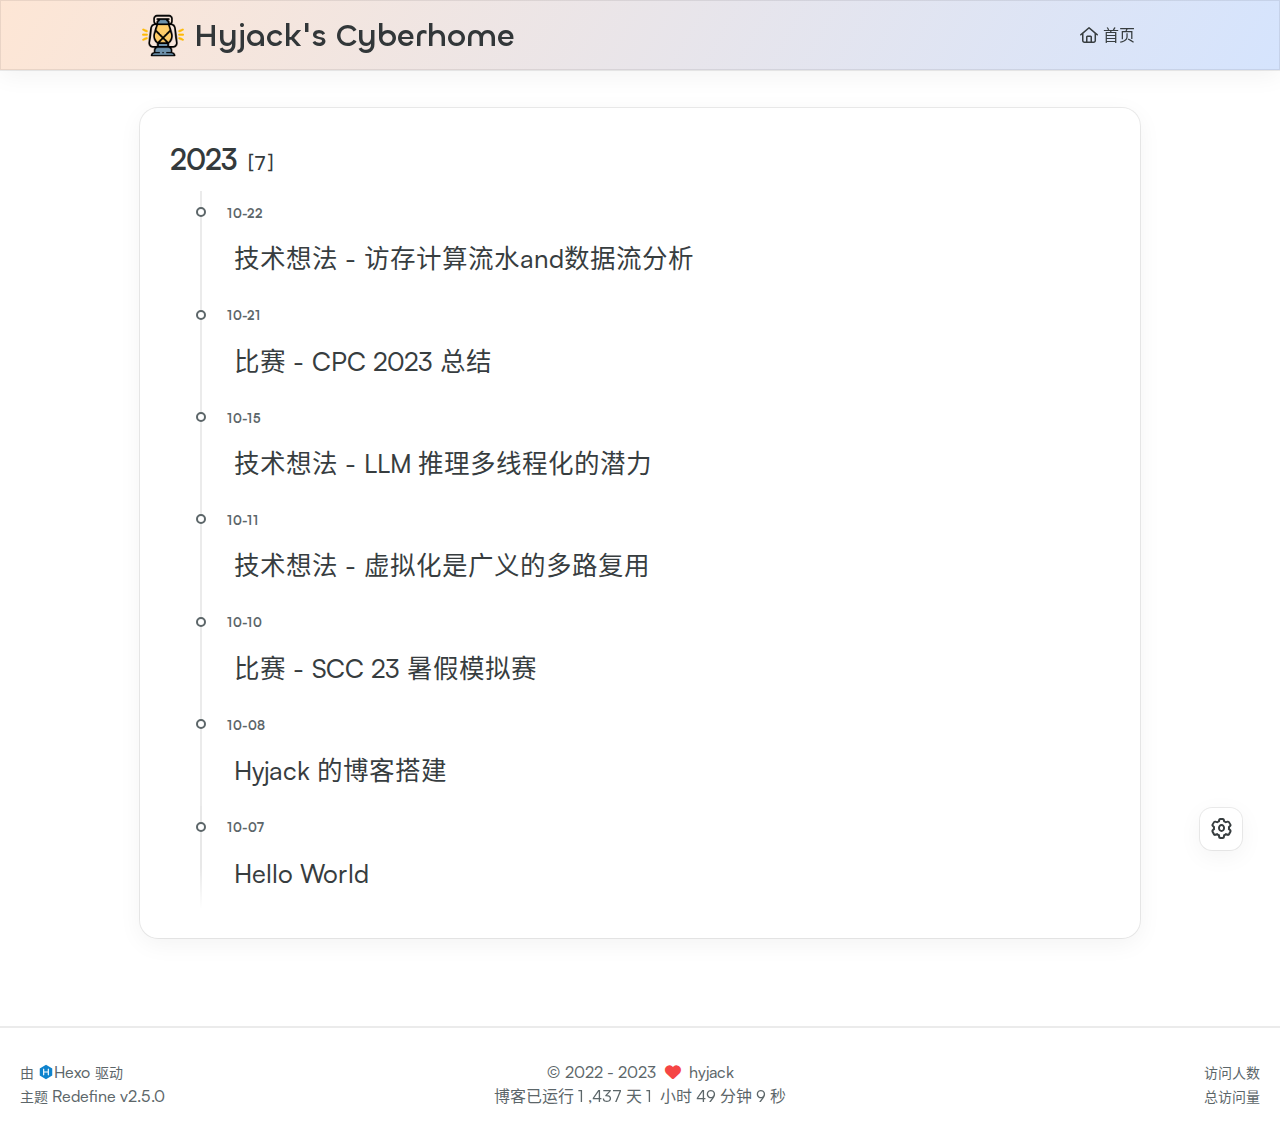
<file: archives/2023/index.html>
<!DOCTYPE html><html lang="zh-CN"><head><meta charset="utf-8"><meta name="viewport" content="width=device-width,initial-scale=1"><meta name="keywords" content="Hexo Theme Redefine"><meta name="author" content="hyjack"><link rel="preconnect" href="https://fonts.googleapis.com"><link rel="preconnect" href="https://fonts.gstatic.com" crossorigin><link rel="canonical" href="http://8.134.189.177/archives/2023/"><meta name="robots" content="index,follow"><meta name="googlebot" content="index,follow"><meta name="revisit-after" content="1 days"><meta property="og:type" content="website"><meta property="og:title" content="Hello, this is hyjack"><meta property="og:url" content="http://8.134.189.177/archives/2023/index.html"><meta property="og:site_name" content="Hello, this is hyjack"><meta property="og:locale" content="zh_CN"><meta property="article:author" content="Jack Huang"><meta name="twitter:card" content="summary"><link rel="icon" type="image/png" href="/assets/lantern-light.png" sizes="192x192"><link rel="apple-touch-icon" sizes="180x180" href="/assets/lantern-light.png"><meta name="theme-color" content="#feba07"><link rel="shortcut icon" href="/assets/lantern-light.png"><title>归档: 2023 - Hyjack&#39;s Cyberhome</title><link rel="stylesheet" href="/css/style.css"><link rel="stylesheet" href="/assets/build/styles.css"><link rel="stylesheet" href="/fonts/fonts.css"><link rel="stylesheet" href="/fonts/Satoshi/satoshi.css"><link rel="stylesheet" href="/fonts/Chillax/chillax.css"><link href="" rel="stylesheet"><script id="hexo-configurations">window.config={hostname:"8.134.189.177",root:"/",language:"zh-CN"},window.theme={articles:{style:{font_size:"16px",line_height:1.5,image_border_radius:"14px",image_alignment:"center",image_caption:!1,link_icon:!0},word_count:{enable:!0,count:!0,min2read:!0},author_label:{enable:!0,auto:!1,list:["Lv 20"]},code_block:{copy:!0,style:"mac",font:{enable:!1,family:null,url:null}},toc:{enable:!0,max_depth:3,number:!1,expand:!0,init_open:!0},copyright:!0,lazyload:!0,recommendation:{enable:!1,title:"推荐阅读",limit:3,mobile_limit:2,placeholder:"/images/wallhaven-wqery6-light.webp",skip_dirs:[]}},colors:{primary:"#feba07",secondary:null},global:{fonts:{chinese:{enable:!1,family:null,url:null},english:{enable:!1,family:null,url:null}},content_max_width:"1000px",sidebar_width:"210px",hover:{shadow:!0,scale:!1},scroll_progress:{bar:!1,percentage:!0},website_counter:{url:"https://busuanzi.ibruce.info/busuanzi/2.3/busuanzi.pure.mini.js",enable:!0,site_pv:!0,site_uv:!0,post_pv:!0},single_page:!0,open_graph:!0,google_analytics:{enable:!1,id:null}},home_banner:{enable:!0,style:"fixed",image:{light:"/images/wallhaven-wqery6-light.webp",dark:"/assets/trip.jpg"},title:"Hello, this is hyjack",subtitle:{text:["Welcome to my cyberhome XD"],hitokoto:{enable:!1,api:"https://v1.hitokoto.cn"},typing_speed:70,backing_speed:50,starting_delay:500,backing_delay:1500,loop:!0,smart_backspace:!0},text_color:{light:"#fff",dark:"#f8f3d4"},text_style:{title_size:"3.5rem",subtitle_size:"1.5rem",line_height:.5},custom_font:{enable:!0,family:"DejaVu Sans Mono",url:null},social_links:{enable:!1,links:{github:null,instagram:null,zhihu:null,twitter:null,email:null},qrs:{weixin:null}}},plugins:{feed:{enable:!1},aplayer:{enable:!1,type:"fixed",audios:[{name:null,artist:null,url:null,cover:null}]},mermaid:{enable:!1,version:"9.3.0"}},version:"2.5.0",navbar:{auto_hide:!1,color:{left:"#f78736",right:"#367df7",transparency:35},links:{Home:{path:"/",icon:"fa-regular fa-house"}},search:{enable:!1,preload:!0}},page_templates:{friends_column:2,tags_style:"blur"},home:{sidebar:{enable:!0,position:"left",first_item:"menu",announcement:null,links:null},article_date_format:"auto",categories:{enable:!0,limit:3},tags:{enable:!0,limit:3}},footerStart:"2022/8/17 11:45:14"},window.lang_ago={second:"%s 秒前",minute:"%s 分钟前",hour:"%s 小时前",day:"%s 天前",week:"%s 周前",month:"%s 个月前",year:"%s 年前"},window.data={masonry:!1}</script><link rel="stylesheet" href="/fontawesome/fontawesome.min.css"><link rel="stylesheet" href="/fontawesome/brands.min.css"><link rel="stylesheet" href="/fontawesome/solid.min.css"><link rel="stylesheet" href="/fontawesome/regular.min.css"><meta name="generator" content="Hexo 6.3.0"></head><body><div class="progress-bar-container"><span class="pjax-progress-bar"></span> <span class="swup-progress-icon"><i class="fa-solid fa-circle-notch fa-spin"></i></span></div><main class="page-container" id="swup"><div class="main-content-container"><div class="main-content-header"><header class="navbar-container"><div class="navbar-content"><div class="left"><a class="logo-image" href="/"><img src="/assets/lantern-light.png"> </a><a class="logo-title" href="/">Hyjack&#39;s Cyberhome</a></div><div class="right"><div class="desktop"><ul class="navbar-list"><li class="navbar-item"><a href="/"><i class="fa-regular fa-house"></i> 首页</a></li></ul></div><div class="mobile"><div class="icon-item navbar-bar"><div class="navbar-bar-middle"></div></div></div></div></div><div class="navbar-drawer w-full absolute top-0 left-0 bg-background-color"><ul class="drawer-navbar-list flex flex-col justify-start items-center"><li class="drawer-navbar-item text-base my-1.5 flex justify-center items-center"><a class="rounded-3xl py-1.5 px-5 hover:border hover:!text-primary active:!text-primary group" href="/"><i class="fa-regular fa-house"></i> 首页</a></li></ul></div><div class="window-mask"></div></header></div><div class="main-content-body"><div class="main-content"><div class="archive-container"><div class="archive-list-container"><section class="archive-item"><div class="archive-item-header"><span class="archive-year">2023</span> <span class="archive-year-post-count">[7]</span></div><ul class="article-list"><li class="article-item" date-is="10-22"><a href="/2023/10/22/%E6%8A%80%E6%9C%AF%E6%83%B3%E6%B3%95%20-%20%E8%AE%BF%E5%AD%98%E8%AE%A1%E7%AE%97%E6%B5%81%E6%B0%B4and%E6%95%B0%E6%8D%AE%E6%B5%81%E5%88%86%E6%9E%90/"><span class="article-title">技术想法 - 访存计算流水and数据流分析</span></a></li><li class="article-item" date-is="10-21"><a href="/2023/10/21/%E6%AF%94%E8%B5%9B%20-%20CPC%202023%20%E6%80%BB%E7%BB%93/"><span class="article-title">比赛 - CPC 2023 总结</span></a></li><li class="article-item" date-is="10-15"><a href="/2023/10/15/%E6%8A%80%E6%9C%AF%E6%83%B3%E6%B3%95%20-%20LLM%20%E6%8E%A8%E7%90%86%E5%A4%9A%E7%BA%BF%E7%A8%8B%E5%8C%96%E7%9A%84%E5%8F%AF%E8%83%BD%E6%80%A7/"><span class="article-title">技术想法 - LLM 推理多线程化的潜力</span></a></li><li class="article-item" date-is="10-11"><a href="/2023/10/11/%E6%8A%80%E6%9C%AF%E6%83%B3%E6%B3%95%20-%20%E8%99%9A%E6%8B%9F%E5%8C%96%E6%98%AF%E5%B9%BF%E4%B9%89%E7%9A%84%E5%A4%9A%E8%B7%AF%E5%A4%8D%E7%94%A8/"><span class="article-title">技术想法 - 虚拟化是广义的多路复用</span></a></li><li class="article-item" date-is="10-10"><a href="/2023/10/10/%E6%AF%94%E8%B5%9B%20-%20SCC%2023%20%E6%9A%91%E5%81%87%E6%A8%A1%E6%8B%9F%E8%B5%9B/"><span class="article-title">比赛 - SCC 23 暑假模拟赛</span></a></li><li class="article-item" date-is="10-08"><a href="/2023/10/08/Hyjack-%E7%9A%84%E5%8D%9A%E5%AE%A2%E6%90%AD%E5%BB%BA/"><span class="article-title">Hyjack 的博客搭建</span></a></li><li class="article-item" date-is="10-07"><a href="/2023/10/07/hello-world/"><span class="article-title">Hello World</span></a></li></ul></section></div></div></div></div><div class="main-content-footer"><footer class="footer mt-5 py-5 h-auto text-base text-third-text-color relative border-t-2 border-t-border-color"><div class="info-container py-3 text-center"><div class="text-center">&copy; <span>2022</span> - 2023&nbsp;&nbsp;<i class="fa-solid fa-heart fa-beat" style="--fa-animation-duration:0.5s;color:#f54545"></i>&nbsp;&nbsp;<a href="/">hyjack</a></div><script data-swup-reload-script src="https://busuanzi.ibruce.info/busuanzi/2.3/busuanzi.pure.mini.js"></script><div class="relative text-center lg:absolute lg:right-[20px] lg:top-1/2 lg:-translate-y-1/2 lg:text-right"><span id="busuanzi_container_site_uv" class="lg:!block"><span class="text-sm">访问人数</span> <span id="busuanzi_value_site_uv"></span> </span><span id="busuanzi_container_site_pv" class="lg:!block"><span class="text-sm">总访问量</span> <span id="busuanzi_value_site_pv"></span></span></div><div class="relative text-center lg:absolute lg:left-[20px] lg:top-1/2 lg:-translate-y-1/2 lg:text-left"><span class="lg:block text-sm">由 <?xml version="1.0" encoding="utf-8"?><!DOCTYPE svg PUBLIC "-//W3C//DTD SVG 1.1//EN" "http://www.w3.org/Graphics/SVG/1.1/DTD/svg11.dtd"><svg class="relative top-[2px] inline-block align-baseline" version="1.1" id="圖層_1" xmlns="http://www.w3.org/2000/svg" xmlns:xlink="http://www.w3.org/1999/xlink" x="0px" y="0px" width="1rem" height="1rem" viewBox="0 0 512 512" enable-background="new 0 0 512 512" xml:space="preserve"><path fill="#0E83CD" d="M256.4,25.8l-200,115.5L56,371.5l199.6,114.7l200-115.5l0.4-230.2L256.4,25.8z M349,354.6l-18.4,10.7l-18.6-11V275H200v79.6l-18.4,10.7l-18.6-11v-197l18.5-10.6l18.5,10.8V237h112v-79.6l18.5-10.6l18.5,10.8V354.6z"/></svg><a target="_blank" class="text-base" href="https://hexo.io">Hexo</a> 驱动</span> <span class="text-sm lg:block">主题&nbsp;<a class="text-base" target="_blank" href="https://github.com/EvanNotFound/hexo-theme-redefine">Redefine v2.5.0</a></span></div><div>博客已运行 <span class="odometer" id="runtime_days"></span> 天 <span class="odometer" id="runtime_hours"></span> 小时 <span class="odometer" id="runtime_minutes"></span> 分钟 <span class="odometer" id="runtime_seconds"></span> 秒</div><script data-swup-reload-script>try{function odometer_init(){document.querySelectorAll(".odometer").forEach(e=>{new Odometer({el:e,format:"( ddd).dd",duration:200})})}odometer_init()}catch(e){}</script></div></footer></div></div><div class="right-side-tools-container"><div class="side-tools-container"><ul class="hidden-tools-list"><li class="right-bottom-tools tool-font-adjust-plus flex justify-center items-center"><i class="fa-regular fa-magnifying-glass-plus"></i></li><li class="right-bottom-tools tool-font-adjust-minus flex justify-center items-center"><i class="fa-regular fa-magnifying-glass-minus"></i></li><li class="right-bottom-tools tool-dark-light-toggle flex justify-center items-center"><i class="fa-regular fa-moon"></i></li><li class="right-bottom-tools tool-scroll-to-bottom flex justify-center items-center"><i class="fa-regular fa-arrow-down"></i></li></ul><ul class="visible-tools-list"><li class="right-bottom-tools toggle-tools-list flex justify-center items-center"><i class="fa-regular fa-cog fa-spin"></i></li><li class="right-bottom-tools tool-scroll-to-top flex justify-center items-center"><i class="arrow-up fas fa-arrow-up"></i> <span class="percent"></span></li></ul></div></div><div class="image-viewer-container"><img src=""></div></main><script src="/js/libs/Swup.min.js"></script><script src="/js/libs/SwupSlideTheme.min.js"></script><script src="/js/libs/SwupScriptsPlugin.min.js"></script><script src="/js/libs/SwupProgressPlugin.min.js"></script><script src="/js/libs/SwupScrollPlugin.min.js"></script><script src="/js/libs/SwupPreloadPlugin.min.js"></script><script>const swup=new Swup({plugins:[new SwupScriptsPlugin({optin:!0}),new SwupProgressPlugin,new SwupScrollPlugin({offset:80}),new SwupSlideTheme({mainElement:".main-content-body"}),new SwupPreloadPlugin],containers:["#swup"]})</script><script src="/js/tools/imageViewer.js" type="module"></script><script src="/js/utils.js" type="module"></script><script src="/js/main.js" type="module"></script><script src="/js/layouts/navbarShrink.js" type="module"></script><script src="/js/tools/scrollTopBottom.js" type="module"></script><script src="/js/tools/lightDarkSwitch.js" type="module"></script><script src="/js/layouts/categoryList.js" type="module"></script><script src="/js/tools/codeBlock.js" type="module"></script><script src="/js/layouts/lazyload.js" type="module"></script><script src="/js/tools/runtime.js"></script><script src="/js/libs/odometer.min.js"></script><link rel="stylesheet" href="/assets/odometer-theme-minimal.css"><script src="/js/libs/Typed.min.js"></script><script src="/js/plugins/typed.js" type="module"></script><div class="post-scripts" data-swup-reload-script><script src="/js/libs/anime.min.js"></script><script src="/js/tools/tocToggle.js" type="module"></script><script src="/js/layouts/toc.js" type="module"></script><script src="/js/plugins/tabs.js" type="module"></script></div></body></html>
</file>
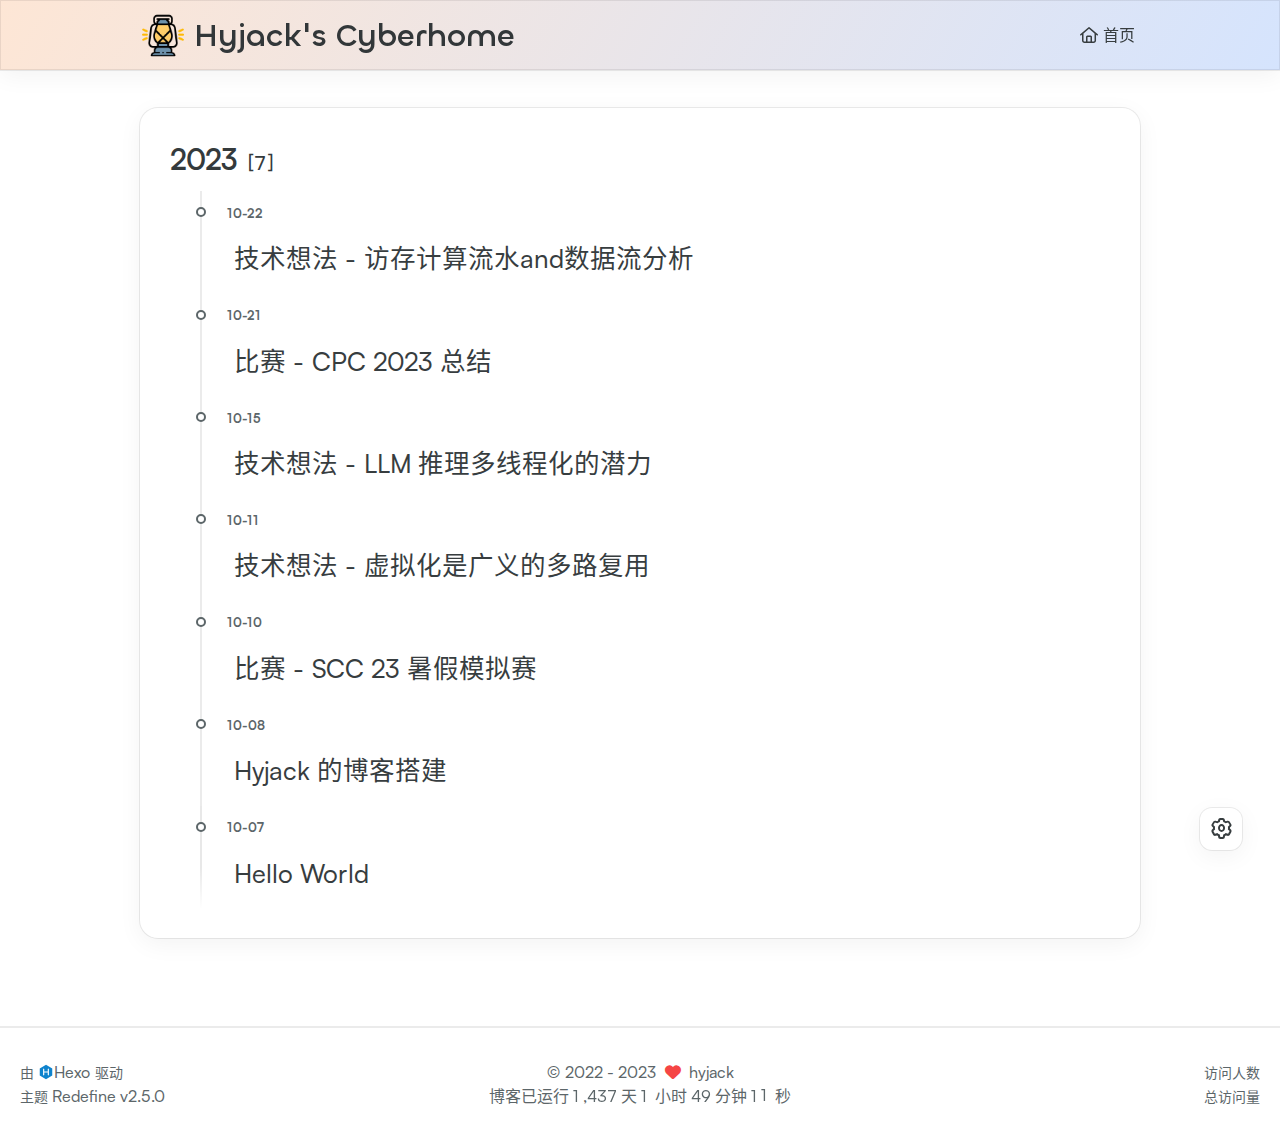
<file: archives/2023/10/index.html>
<!DOCTYPE html><html lang="zh-CN"><head><meta charset="utf-8"><meta name="viewport" content="width=device-width,initial-scale=1"><meta name="keywords" content="Hexo Theme Redefine"><meta name="author" content="hyjack"><link rel="preconnect" href="https://fonts.googleapis.com"><link rel="preconnect" href="https://fonts.gstatic.com" crossorigin><link rel="canonical" href="http://8.134.189.177/archives/2023/10/"><meta name="robots" content="index,follow"><meta name="googlebot" content="index,follow"><meta name="revisit-after" content="1 days"><meta property="og:type" content="website"><meta property="og:title" content="Hello, this is hyjack"><meta property="og:url" content="http://8.134.189.177/archives/2023/10/index.html"><meta property="og:site_name" content="Hello, this is hyjack"><meta property="og:locale" content="zh_CN"><meta property="article:author" content="Jack Huang"><meta name="twitter:card" content="summary"><link rel="icon" type="image/png" href="/assets/lantern-light.png" sizes="192x192"><link rel="apple-touch-icon" sizes="180x180" href="/assets/lantern-light.png"><meta name="theme-color" content="#feba07"><link rel="shortcut icon" href="/assets/lantern-light.png"><title>归档: 2023/10 - Hyjack&#39;s Cyberhome</title><link rel="stylesheet" href="/css/style.css"><link rel="stylesheet" href="/assets/build/styles.css"><link rel="stylesheet" href="/fonts/fonts.css"><link rel="stylesheet" href="/fonts/Satoshi/satoshi.css"><link rel="stylesheet" href="/fonts/Chillax/chillax.css"><link href="" rel="stylesheet"><script id="hexo-configurations">window.config={hostname:"8.134.189.177",root:"/",language:"zh-CN"},window.theme={articles:{style:{font_size:"16px",line_height:1.5,image_border_radius:"14px",image_alignment:"center",image_caption:!1,link_icon:!0},word_count:{enable:!0,count:!0,min2read:!0},author_label:{enable:!0,auto:!1,list:["Lv 20"]},code_block:{copy:!0,style:"mac",font:{enable:!1,family:null,url:null}},toc:{enable:!0,max_depth:3,number:!1,expand:!0,init_open:!0},copyright:!0,lazyload:!0,recommendation:{enable:!1,title:"推荐阅读",limit:3,mobile_limit:2,placeholder:"/images/wallhaven-wqery6-light.webp",skip_dirs:[]}},colors:{primary:"#feba07",secondary:null},global:{fonts:{chinese:{enable:!1,family:null,url:null},english:{enable:!1,family:null,url:null}},content_max_width:"1000px",sidebar_width:"210px",hover:{shadow:!0,scale:!1},scroll_progress:{bar:!1,percentage:!0},website_counter:{url:"https://busuanzi.ibruce.info/busuanzi/2.3/busuanzi.pure.mini.js",enable:!0,site_pv:!0,site_uv:!0,post_pv:!0},single_page:!0,open_graph:!0,google_analytics:{enable:!1,id:null}},home_banner:{enable:!0,style:"fixed",image:{light:"/images/wallhaven-wqery6-light.webp",dark:"/assets/trip.jpg"},title:"Hello, this is hyjack",subtitle:{text:["Welcome to my cyberhome XD"],hitokoto:{enable:!1,api:"https://v1.hitokoto.cn"},typing_speed:70,backing_speed:50,starting_delay:500,backing_delay:1500,loop:!0,smart_backspace:!0},text_color:{light:"#fff",dark:"#f8f3d4"},text_style:{title_size:"3.5rem",subtitle_size:"1.5rem",line_height:.5},custom_font:{enable:!0,family:"DejaVu Sans Mono",url:null},social_links:{enable:!1,links:{github:null,instagram:null,zhihu:null,twitter:null,email:null},qrs:{weixin:null}}},plugins:{feed:{enable:!1},aplayer:{enable:!1,type:"fixed",audios:[{name:null,artist:null,url:null,cover:null}]},mermaid:{enable:!1,version:"9.3.0"}},version:"2.5.0",navbar:{auto_hide:!1,color:{left:"#f78736",right:"#367df7",transparency:35},links:{Home:{path:"/",icon:"fa-regular fa-house"}},search:{enable:!1,preload:!0}},page_templates:{friends_column:2,tags_style:"blur"},home:{sidebar:{enable:!0,position:"left",first_item:"menu",announcement:null,links:null},article_date_format:"auto",categories:{enable:!0,limit:3},tags:{enable:!0,limit:3}},footerStart:"2022/8/17 11:45:14"},window.lang_ago={second:"%s 秒前",minute:"%s 分钟前",hour:"%s 小时前",day:"%s 天前",week:"%s 周前",month:"%s 个月前",year:"%s 年前"},window.data={masonry:!1}</script><link rel="stylesheet" href="/fontawesome/fontawesome.min.css"><link rel="stylesheet" href="/fontawesome/brands.min.css"><link rel="stylesheet" href="/fontawesome/solid.min.css"><link rel="stylesheet" href="/fontawesome/regular.min.css"><meta name="generator" content="Hexo 6.3.0"></head><body><div class="progress-bar-container"><span class="pjax-progress-bar"></span> <span class="swup-progress-icon"><i class="fa-solid fa-circle-notch fa-spin"></i></span></div><main class="page-container" id="swup"><div class="main-content-container"><div class="main-content-header"><header class="navbar-container"><div class="navbar-content"><div class="left"><a class="logo-image" href="/"><img src="/assets/lantern-light.png"> </a><a class="logo-title" href="/">Hyjack&#39;s Cyberhome</a></div><div class="right"><div class="desktop"><ul class="navbar-list"><li class="navbar-item"><a href="/"><i class="fa-regular fa-house"></i> 首页</a></li></ul></div><div class="mobile"><div class="icon-item navbar-bar"><div class="navbar-bar-middle"></div></div></div></div></div><div class="navbar-drawer w-full absolute top-0 left-0 bg-background-color"><ul class="drawer-navbar-list flex flex-col justify-start items-center"><li class="drawer-navbar-item text-base my-1.5 flex justify-center items-center"><a class="rounded-3xl py-1.5 px-5 hover:border hover:!text-primary active:!text-primary group" href="/"><i class="fa-regular fa-house"></i> 首页</a></li></ul></div><div class="window-mask"></div></header></div><div class="main-content-body"><div class="main-content"><div class="archive-container"><div class="archive-list-container"><section class="archive-item"><div class="archive-item-header"><span class="archive-year">2023</span> <span class="archive-year-post-count">[7]</span></div><ul class="article-list"><li class="article-item" date-is="10-22"><a href="/2023/10/22/%E6%8A%80%E6%9C%AF%E6%83%B3%E6%B3%95%20-%20%E8%AE%BF%E5%AD%98%E8%AE%A1%E7%AE%97%E6%B5%81%E6%B0%B4and%E6%95%B0%E6%8D%AE%E6%B5%81%E5%88%86%E6%9E%90/"><span class="article-title">技术想法 - 访存计算流水and数据流分析</span></a></li><li class="article-item" date-is="10-21"><a href="/2023/10/21/%E6%AF%94%E8%B5%9B%20-%20CPC%202023%20%E6%80%BB%E7%BB%93/"><span class="article-title">比赛 - CPC 2023 总结</span></a></li><li class="article-item" date-is="10-15"><a href="/2023/10/15/%E6%8A%80%E6%9C%AF%E6%83%B3%E6%B3%95%20-%20LLM%20%E6%8E%A8%E7%90%86%E5%A4%9A%E7%BA%BF%E7%A8%8B%E5%8C%96%E7%9A%84%E5%8F%AF%E8%83%BD%E6%80%A7/"><span class="article-title">技术想法 - LLM 推理多线程化的潜力</span></a></li><li class="article-item" date-is="10-11"><a href="/2023/10/11/%E6%8A%80%E6%9C%AF%E6%83%B3%E6%B3%95%20-%20%E8%99%9A%E6%8B%9F%E5%8C%96%E6%98%AF%E5%B9%BF%E4%B9%89%E7%9A%84%E5%A4%9A%E8%B7%AF%E5%A4%8D%E7%94%A8/"><span class="article-title">技术想法 - 虚拟化是广义的多路复用</span></a></li><li class="article-item" date-is="10-10"><a href="/2023/10/10/%E6%AF%94%E8%B5%9B%20-%20SCC%2023%20%E6%9A%91%E5%81%87%E6%A8%A1%E6%8B%9F%E8%B5%9B/"><span class="article-title">比赛 - SCC 23 暑假模拟赛</span></a></li><li class="article-item" date-is="10-08"><a href="/2023/10/08/Hyjack-%E7%9A%84%E5%8D%9A%E5%AE%A2%E6%90%AD%E5%BB%BA/"><span class="article-title">Hyjack 的博客搭建</span></a></li><li class="article-item" date-is="10-07"><a href="/2023/10/07/hello-world/"><span class="article-title">Hello World</span></a></li></ul></section></div></div></div></div><div class="main-content-footer"><footer class="footer mt-5 py-5 h-auto text-base text-third-text-color relative border-t-2 border-t-border-color"><div class="info-container py-3 text-center"><div class="text-center">&copy; <span>2022</span> - 2023&nbsp;&nbsp;<i class="fa-solid fa-heart fa-beat" style="--fa-animation-duration:0.5s;color:#f54545"></i>&nbsp;&nbsp;<a href="/">hyjack</a></div><script data-swup-reload-script src="https://busuanzi.ibruce.info/busuanzi/2.3/busuanzi.pure.mini.js"></script><div class="relative text-center lg:absolute lg:right-[20px] lg:top-1/2 lg:-translate-y-1/2 lg:text-right"><span id="busuanzi_container_site_uv" class="lg:!block"><span class="text-sm">访问人数</span> <span id="busuanzi_value_site_uv"></span> </span><span id="busuanzi_container_site_pv" class="lg:!block"><span class="text-sm">总访问量</span> <span id="busuanzi_value_site_pv"></span></span></div><div class="relative text-center lg:absolute lg:left-[20px] lg:top-1/2 lg:-translate-y-1/2 lg:text-left"><span class="lg:block text-sm">由 <?xml version="1.0" encoding="utf-8"?><!DOCTYPE svg PUBLIC "-//W3C//DTD SVG 1.1//EN" "http://www.w3.org/Graphics/SVG/1.1/DTD/svg11.dtd"><svg class="relative top-[2px] inline-block align-baseline" version="1.1" id="圖層_1" xmlns="http://www.w3.org/2000/svg" xmlns:xlink="http://www.w3.org/1999/xlink" x="0px" y="0px" width="1rem" height="1rem" viewBox="0 0 512 512" enable-background="new 0 0 512 512" xml:space="preserve"><path fill="#0E83CD" d="M256.4,25.8l-200,115.5L56,371.5l199.6,114.7l200-115.5l0.4-230.2L256.4,25.8z M349,354.6l-18.4,10.7l-18.6-11V275H200v79.6l-18.4,10.7l-18.6-11v-197l18.5-10.6l18.5,10.8V237h112v-79.6l18.5-10.6l18.5,10.8V354.6z"/></svg><a target="_blank" class="text-base" href="https://hexo.io">Hexo</a> 驱动</span> <span class="text-sm lg:block">主题&nbsp;<a class="text-base" target="_blank" href="https://github.com/EvanNotFound/hexo-theme-redefine">Redefine v2.5.0</a></span></div><div>博客已运行 <span class="odometer" id="runtime_days"></span> 天 <span class="odometer" id="runtime_hours"></span> 小时 <span class="odometer" id="runtime_minutes"></span> 分钟 <span class="odometer" id="runtime_seconds"></span> 秒</div><script data-swup-reload-script>try{function odometer_init(){document.querySelectorAll(".odometer").forEach(e=>{new Odometer({el:e,format:"( ddd).dd",duration:200})})}odometer_init()}catch(e){}</script></div></footer></div></div><div class="right-side-tools-container"><div class="side-tools-container"><ul class="hidden-tools-list"><li class="right-bottom-tools tool-font-adjust-plus flex justify-center items-center"><i class="fa-regular fa-magnifying-glass-plus"></i></li><li class="right-bottom-tools tool-font-adjust-minus flex justify-center items-center"><i class="fa-regular fa-magnifying-glass-minus"></i></li><li class="right-bottom-tools tool-dark-light-toggle flex justify-center items-center"><i class="fa-regular fa-moon"></i></li><li class="right-bottom-tools tool-scroll-to-bottom flex justify-center items-center"><i class="fa-regular fa-arrow-down"></i></li></ul><ul class="visible-tools-list"><li class="right-bottom-tools toggle-tools-list flex justify-center items-center"><i class="fa-regular fa-cog fa-spin"></i></li><li class="right-bottom-tools tool-scroll-to-top flex justify-center items-center"><i class="arrow-up fas fa-arrow-up"></i> <span class="percent"></span></li></ul></div></div><div class="image-viewer-container"><img src=""></div></main><script src="/js/libs/Swup.min.js"></script><script src="/js/libs/SwupSlideTheme.min.js"></script><script src="/js/libs/SwupScriptsPlugin.min.js"></script><script src="/js/libs/SwupProgressPlugin.min.js"></script><script src="/js/libs/SwupScrollPlugin.min.js"></script><script src="/js/libs/SwupPreloadPlugin.min.js"></script><script>const swup=new Swup({plugins:[new SwupScriptsPlugin({optin:!0}),new SwupProgressPlugin,new SwupScrollPlugin({offset:80}),new SwupSlideTheme({mainElement:".main-content-body"}),new SwupPreloadPlugin],containers:["#swup"]})</script><script src="/js/tools/imageViewer.js" type="module"></script><script src="/js/utils.js" type="module"></script><script src="/js/main.js" type="module"></script><script src="/js/layouts/navbarShrink.js" type="module"></script><script src="/js/tools/scrollTopBottom.js" type="module"></script><script src="/js/tools/lightDarkSwitch.js" type="module"></script><script src="/js/layouts/categoryList.js" type="module"></script><script src="/js/tools/codeBlock.js" type="module"></script><script src="/js/layouts/lazyload.js" type="module"></script><script src="/js/tools/runtime.js"></script><script src="/js/libs/odometer.min.js"></script><link rel="stylesheet" href="/assets/odometer-theme-minimal.css"><script src="/js/libs/Typed.min.js"></script><script src="/js/plugins/typed.js" type="module"></script><div class="post-scripts" data-swup-reload-script><script src="/js/libs/anime.min.js"></script><script src="/js/tools/tocToggle.js" type="module"></script><script src="/js/layouts/toc.js" type="module"></script><script src="/js/plugins/tabs.js" type="module"></script></div></body></html>
</file>
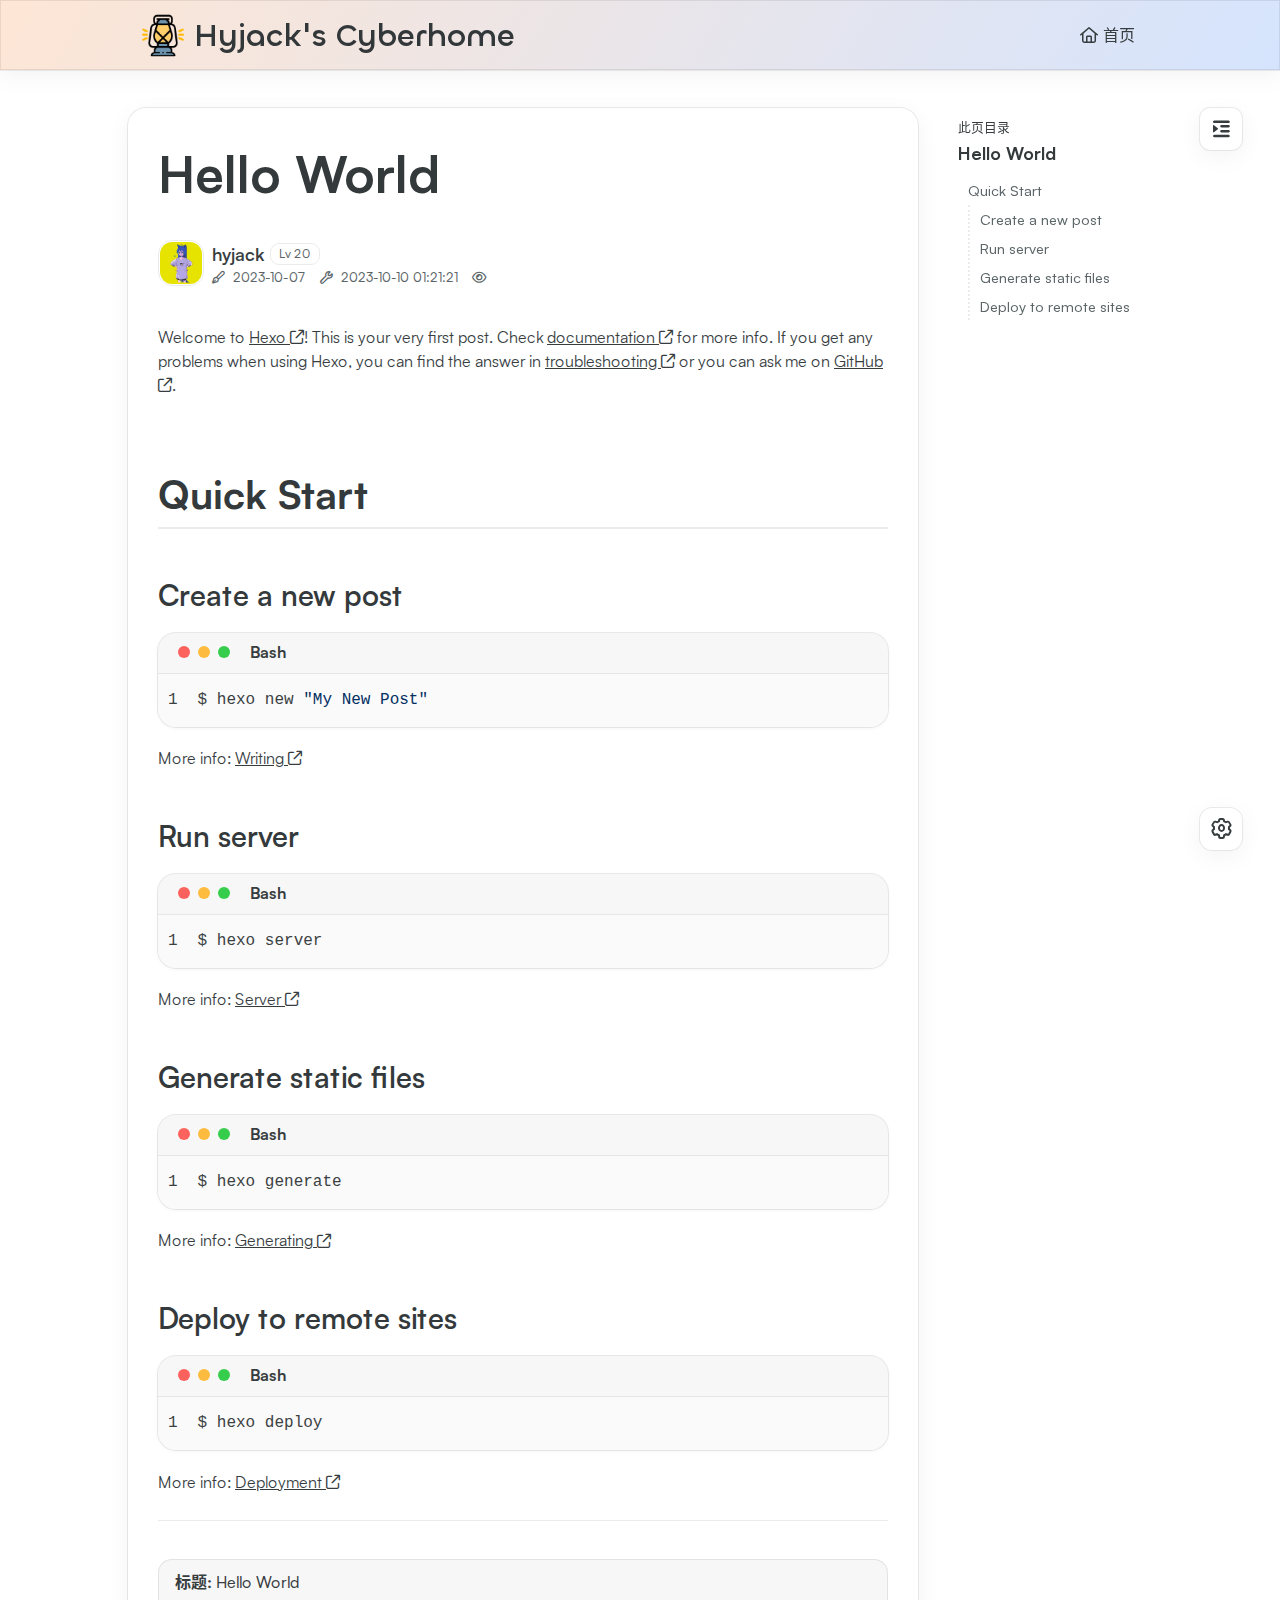
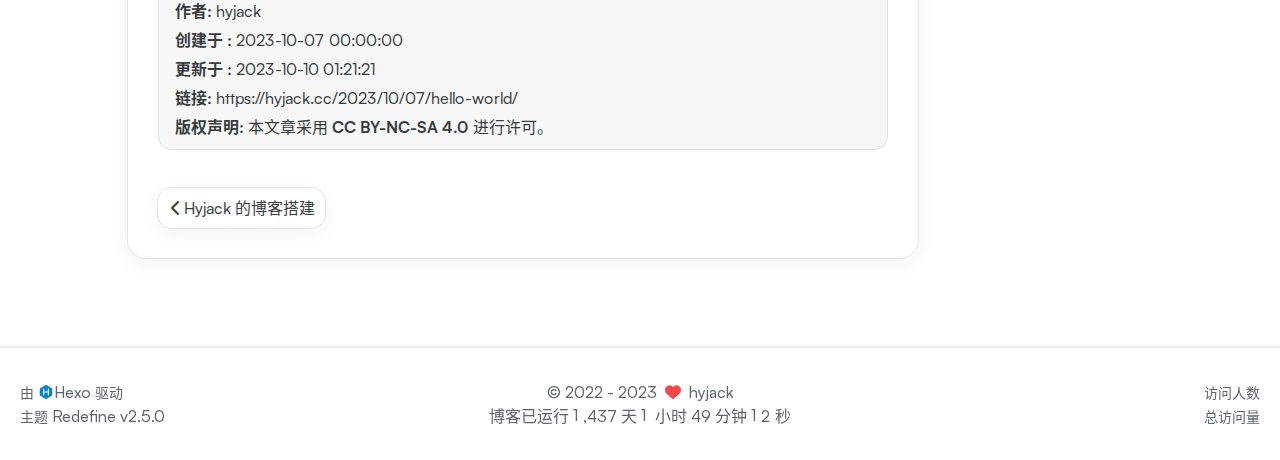
<file: 2023/10/07/hello-world/index.html>
<!DOCTYPE html><html lang="zh-CN"><head><meta charset="utf-8"><meta name="viewport" content="width=device-width,initial-scale=1"><meta name="keywords" content="Hexo Theme Redefine"><meta name="author" content="hyjack"><link rel="preconnect" href="https://fonts.googleapis.com"><link rel="preconnect" href="https://fonts.gstatic.com" crossorigin><link rel="canonical" href="http://8.134.189.177/2023/10/07/hello-world/"><meta name="robots" content="index,follow"><meta name="googlebot" content="index,follow"><meta name="revisit-after" content="1 days"><meta name="description" content="Welcome to Hexo ! This is your very first post. Check documentation  for more info. If you get any problems when using Hexo, you can find the answer in troubleshooting  or you can ask me on GitHub . Q"><meta property="og:type" content="article"><meta property="og:title" content="Hello World"><meta property="og:url" content="http://8.134.189.177/2023/10/07/hello-world/index.html"><meta property="og:site_name" content="Hello, this is hyjack"><meta property="og:description" content="Welcome to Hexo ! This is your very first post. Check documentation  for more info. If you get any problems when using Hexo, you can find the answer in troubleshooting  or you can ask me on GitHub . Q"><meta property="og:locale" content="zh_CN"><meta property="article:published_time" content="2023-10-06T16:00:00.000Z"><meta property="article:modified_time" content="2023-10-09T17:21:21.119Z"><meta property="article:author" content="Jack Huang"><meta name="twitter:card" content="summary"><link rel="icon" type="image/png" href="/assets/lantern-light.png" sizes="192x192"><link rel="apple-touch-icon" sizes="180x180" href="/assets/lantern-light.png"><meta name="theme-color" content="#feba07"><link rel="shortcut icon" href="/assets/lantern-light.png"><title>Hello World - Hyjack&#39;s Cyberhome</title><link rel="stylesheet" href="/css/style.css"><link rel="stylesheet" href="/assets/build/styles.css"><link rel="stylesheet" href="/fonts/fonts.css"><link rel="stylesheet" href="/fonts/Satoshi/satoshi.css"><link rel="stylesheet" href="/fonts/Chillax/chillax.css"><link href="" rel="stylesheet"><script id="hexo-configurations">window.config={hostname:"8.134.189.177",root:"/",language:"zh-CN"},window.theme={articles:{style:{font_size:"16px",line_height:1.5,image_border_radius:"14px",image_alignment:"center",image_caption:!1,link_icon:!0},word_count:{enable:!0,count:!0,min2read:!0},author_label:{enable:!0,auto:!1,list:["Lv 20"]},code_block:{copy:!0,style:"mac",font:{enable:!1,family:null,url:null}},toc:{enable:!0,max_depth:3,number:!1,expand:!0,init_open:!0},copyright:!0,lazyload:!0,recommendation:{enable:!1,title:"推荐阅读",limit:3,mobile_limit:2,placeholder:"/images/wallhaven-wqery6-light.webp",skip_dirs:[]}},colors:{primary:"#feba07",secondary:null},global:{fonts:{chinese:{enable:!1,family:null,url:null},english:{enable:!1,family:null,url:null}},content_max_width:"1000px",sidebar_width:"210px",hover:{shadow:!0,scale:!1},scroll_progress:{bar:!1,percentage:!0},website_counter:{url:"https://busuanzi.ibruce.info/busuanzi/2.3/busuanzi.pure.mini.js",enable:!0,site_pv:!0,site_uv:!0,post_pv:!0},single_page:!0,open_graph:!0,google_analytics:{enable:!1,id:null}},home_banner:{enable:!0,style:"fixed",image:{light:"/images/wallhaven-wqery6-light.webp",dark:"/assets/trip.jpg"},title:"Hello, this is hyjack",subtitle:{text:["Welcome to my cyberhome XD"],hitokoto:{enable:!1,api:"https://v1.hitokoto.cn"},typing_speed:70,backing_speed:50,starting_delay:500,backing_delay:1500,loop:!0,smart_backspace:!0},text_color:{light:"#fff",dark:"#f8f3d4"},text_style:{title_size:"3.5rem",subtitle_size:"1.5rem",line_height:.5},custom_font:{enable:!0,family:"DejaVu Sans Mono",url:null},social_links:{enable:!1,links:{github:null,instagram:null,zhihu:null,twitter:null,email:null},qrs:{weixin:null}}},plugins:{feed:{enable:!1},aplayer:{enable:!1,type:"fixed",audios:[{name:null,artist:null,url:null,cover:null}]},mermaid:{enable:!1,version:"9.3.0"}},version:"2.5.0",navbar:{auto_hide:!1,color:{left:"#f78736",right:"#367df7",transparency:35},links:{Home:{path:"/",icon:"fa-regular fa-house"}},search:{enable:!1,preload:!0}},page_templates:{friends_column:2,tags_style:"blur"},home:{sidebar:{enable:!0,position:"left",first_item:"menu",announcement:null,links:null},article_date_format:"auto",categories:{enable:!0,limit:3},tags:{enable:!0,limit:3}},footerStart:"2022/8/17 11:45:14"},window.lang_ago={second:"%s 秒前",minute:"%s 分钟前",hour:"%s 小时前",day:"%s 天前",week:"%s 周前",month:"%s 个月前",year:"%s 年前"},window.data={masonry:!1}</script><link rel="stylesheet" href="/fontawesome/fontawesome.min.css"><link rel="stylesheet" href="/fontawesome/brands.min.css"><link rel="stylesheet" href="/fontawesome/solid.min.css"><link rel="stylesheet" href="/fontawesome/regular.min.css"><meta name="generator" content="Hexo 6.3.0"></head><body><div class="progress-bar-container"><span class="pjax-progress-bar"></span> <span class="swup-progress-icon"><i class="fa-solid fa-circle-notch fa-spin"></i></span></div><main class="page-container" id="swup"><div class="main-content-container"><div class="main-content-header"><header class="navbar-container"><div class="navbar-content"><div class="left"><a class="logo-image" href="/"><img src="/assets/lantern-light.png"> </a><a class="logo-title" href="/">Hyjack&#39;s Cyberhome</a></div><div class="right"><div class="desktop"><ul class="navbar-list"><li class="navbar-item"><a href="/"><i class="fa-regular fa-house"></i> 首页</a></li></ul></div><div class="mobile"><div class="icon-item navbar-bar"><div class="navbar-bar-middle"></div></div></div></div></div><div class="navbar-drawer w-full absolute top-0 left-0 bg-background-color"><ul class="drawer-navbar-list flex flex-col justify-start items-center"><li class="drawer-navbar-item text-base my-1.5 flex justify-center items-center"><a class="rounded-3xl py-1.5 px-5 hover:border hover:!text-primary active:!text-primary group" href="/"><i class="fa-regular fa-house"></i> 首页</a></li></ul></div><div class="window-mask"></div></header></div><div class="main-content-body"><div class="main-content"><div class="post-page-container"><div class="article-content-container"><div class="article-title"><h1 class="article-title-regular">Hello World</h1></div><div class="article-header flex flex-row gap-2 items-center"><div class="avatar w-[46px] h-[46px] flex-shrink-0 rounded-medium border border-border-color p-[1px]"><img src="/assets/avatar.jpg"></div><div class="info flex flex-col justify-between"><div class="author flex items-center"><span class="name text-default-text-color text-lg font-semibold">hyjack</span> <span class="author-label ml-1.5 text-xs px-2 py-0.5 rounded-small text-third-text-color border border-shadow-color-1">Lv 20</span></div><div class="meta-info"><div class="article-meta-info"><span class="article-date article-meta-item"><i class="fa-regular fa-pen-fancy"></i>&nbsp; <span class="desktop">2023-10-07</span> <span class="mobile">2023-10-07</span> <span class="hover-info">创建</span> </span><span class="article-date article-meta-item"><i class="fa-regular fa-wrench"></i>&nbsp; <span class="desktop">2023-10-10 01:21:21</span> <span class="mobile">2023-10-10 01:21:21</span> <span class="hover-info">更新</span> </span><span class="article-pv article-meta-item"><i class="fa-regular fa-eye"></i>&nbsp;<span id="busuanzi_value_page_pv"></span></span></div></div></div></div><div class="article-content markdown-body"><p>Welcome to <a class="link" target="_blank" rel="noopener" href="https://hexo.io/">Hexo <i class="fa-regular fa-arrow-up-right-from-square fa-sm"></i></a>! This is your very first post. Check <a class="link" target="_blank" rel="noopener" href="https://hexo.io/docs/">documentation <i class="fa-regular fa-arrow-up-right-from-square fa-sm"></i></a> for more info. If you get any problems when using Hexo, you can find the answer in <a class="link" target="_blank" rel="noopener" href="https://hexo.io/docs/troubleshooting.html">troubleshooting <i class="fa-regular fa-arrow-up-right-from-square fa-sm"></i></a> or you can ask me on <a class="link" target="_blank" rel="noopener" href="https://github.com/hexojs/hexo/issues">GitHub <i class="fa-regular fa-arrow-up-right-from-square fa-sm"></i></a>.</p><h2 id="Quick-Start"><a href="#Quick-Start" class="headerlink" title="Quick Start"></a>Quick Start</h2><h3 id="Create-a-new-post"><a href="#Create-a-new-post" class="headerlink" title="Create a new post"></a>Create a new post</h3><div class="highlight-container" data-rel="Bash"><figure class="iseeu highlight bash"><table><tr><td class="gutter"><pre><span class="line">1</span><br></pre></td><td class="code"><pre><span class="line">$ hexo new <span class="string">&quot;My New Post&quot;</span></span><br></pre></td></tr></table></figure></div><p>More info: <a class="link" target="_blank" rel="noopener" href="https://hexo.io/docs/writing.html">Writing <i class="fa-regular fa-arrow-up-right-from-square fa-sm"></i></a></p><h3 id="Run-server"><a href="#Run-server" class="headerlink" title="Run server"></a>Run server</h3><div class="highlight-container" data-rel="Bash"><figure class="iseeu highlight bash"><table><tr><td class="gutter"><pre><span class="line">1</span><br></pre></td><td class="code"><pre><span class="line">$ hexo server</span><br></pre></td></tr></table></figure></div><p>More info: <a class="link" target="_blank" rel="noopener" href="https://hexo.io/docs/server.html">Server <i class="fa-regular fa-arrow-up-right-from-square fa-sm"></i></a></p><h3 id="Generate-static-files"><a href="#Generate-static-files" class="headerlink" title="Generate static files"></a>Generate static files</h3><div class="highlight-container" data-rel="Bash"><figure class="iseeu highlight bash"><table><tr><td class="gutter"><pre><span class="line">1</span><br></pre></td><td class="code"><pre><span class="line">$ hexo generate</span><br></pre></td></tr></table></figure></div><p>More info: <a class="link" target="_blank" rel="noopener" href="https://hexo.io/docs/generating.html">Generating <i class="fa-regular fa-arrow-up-right-from-square fa-sm"></i></a></p><h3 id="Deploy-to-remote-sites"><a href="#Deploy-to-remote-sites" class="headerlink" title="Deploy to remote sites"></a>Deploy to remote sites</h3><div class="highlight-container" data-rel="Bash"><figure class="iseeu highlight bash"><table><tr><td class="gutter"><pre><span class="line">1</span><br></pre></td><td class="code"><pre><span class="line">$ hexo deploy</span><br></pre></td></tr></table></figure></div><p>More info: <a class="link" target="_blank" rel="noopener" href="https://hexo.io/docs/one-command-deployment.html">Deployment <i class="fa-regular fa-arrow-up-right-from-square fa-sm"></i></a></p></div><div class="post-copyright-info"><div class="article-copyright-info-container"><ul><li><strong>标题:</strong> Hello World</li><li><strong>作者:</strong> hyjack</li><li><strong>创建于 :</strong> 2023-10-07 00:00:00</li><li><strong>更新于 :</strong> 2023-10-10 01:21:21</li><li><strong>链接:</strong> https://hyjack.cc/2023/10/07/hello-world/</li><li><strong>版权声明: </strong>本文章采用 <a class="license" target="_blank" rel="noopener" href="https://creativecommons.org/licenses/by-nc-sa/4.0/deed.zh">CC BY-NC-SA 4.0</a> 进行许可。</li></ul></div></div><div class="article-nav"><div class="article-prev"><a class="prev" rel="prev" href="/2023/10/08/Hyjack-%E7%9A%84%E5%8D%9A%E5%AE%A2%E6%90%AD%E5%BB%BA/"><span class="left arrow-icon flex justify-center items-center"><i class="fa-solid fa-chevron-left"></i> </span><span class="title flex justify-center items-center"><span class="post-nav-title-item">Hyjack 的博客搭建</span> <span class="post-nav-item">上一篇</span></span></a></div></div></div><div class="toc-content-container"><div class="post-toc-wrap"><div class="post-toc"><div class="toc-title">此页目录</div><div class="page-title">Hello World</div><ol class="nav"><li class="nav-item nav-level-2"><a class="nav-link" href="#Quick-Start"><span class="nav-text">Quick Start</span></a><ol class="nav-child"><li class="nav-item nav-level-3"><a class="nav-link" href="#Create-a-new-post"><span class="nav-text">Create a new post</span></a></li><li class="nav-item nav-level-3"><a class="nav-link" href="#Run-server"><span class="nav-text">Run server</span></a></li><li class="nav-item nav-level-3"><a class="nav-link" href="#Generate-static-files"><span class="nav-text">Generate static files</span></a></li><li class="nav-item nav-level-3"><a class="nav-link" href="#Deploy-to-remote-sites"><span class="nav-text">Deploy to remote sites</span></a></li></ol></li></ol></div></div></div></div></div></div><div class="main-content-footer"><footer class="footer mt-5 py-5 h-auto text-base text-third-text-color relative border-t-2 border-t-border-color"><div class="info-container py-3 text-center"><div class="text-center">&copy; <span>2022</span> - 2023&nbsp;&nbsp;<i class="fa-solid fa-heart fa-beat" style="--fa-animation-duration:0.5s;color:#f54545"></i>&nbsp;&nbsp;<a href="/">hyjack</a></div><script data-swup-reload-script src="https://busuanzi.ibruce.info/busuanzi/2.3/busuanzi.pure.mini.js"></script><div class="relative text-center lg:absolute lg:right-[20px] lg:top-1/2 lg:-translate-y-1/2 lg:text-right"><span id="busuanzi_container_site_uv" class="lg:!block"><span class="text-sm">访问人数</span> <span id="busuanzi_value_site_uv"></span> </span><span id="busuanzi_container_site_pv" class="lg:!block"><span class="text-sm">总访问量</span> <span id="busuanzi_value_site_pv"></span></span></div><div class="relative text-center lg:absolute lg:left-[20px] lg:top-1/2 lg:-translate-y-1/2 lg:text-left"><span class="lg:block text-sm">由 <?xml version="1.0" encoding="utf-8"?><!DOCTYPE svg PUBLIC "-//W3C//DTD SVG 1.1//EN" "http://www.w3.org/Graphics/SVG/1.1/DTD/svg11.dtd"><svg class="relative top-[2px] inline-block align-baseline" version="1.1" id="圖層_1" xmlns="http://www.w3.org/2000/svg" xmlns:xlink="http://www.w3.org/1999/xlink" x="0px" y="0px" width="1rem" height="1rem" viewBox="0 0 512 512" enable-background="new 0 0 512 512" xml:space="preserve"><path fill="#0E83CD" d="M256.4,25.8l-200,115.5L56,371.5l199.6,114.7l200-115.5l0.4-230.2L256.4,25.8z M349,354.6l-18.4,10.7l-18.6-11V275H200v79.6l-18.4,10.7l-18.6-11v-197l18.5-10.6l18.5,10.8V237h112v-79.6l18.5-10.6l18.5,10.8V354.6z"/></svg><a target="_blank" class="text-base" href="https://hexo.io">Hexo</a> 驱动</span> <span class="text-sm lg:block">主题&nbsp;<a class="text-base" target="_blank" href="https://github.com/EvanNotFound/hexo-theme-redefine">Redefine v2.5.0</a></span></div><div>博客已运行 <span class="odometer" id="runtime_days"></span> 天 <span class="odometer" id="runtime_hours"></span> 小时 <span class="odometer" id="runtime_minutes"></span> 分钟 <span class="odometer" id="runtime_seconds"></span> 秒</div><script data-swup-reload-script>try{function odometer_init(){document.querySelectorAll(".odometer").forEach(e=>{new Odometer({el:e,format:"( ddd).dd",duration:200})})}odometer_init()}catch(e){}</script></div></footer></div></div><div class="post-tools"><div class="post-tools-container"><ul class="article-tools-list"><li class="right-bottom-tools page-aside-toggle"><i class="fa-regular fa-outdent"></i></li></ul></div></div><div class="right-side-tools-container"><div class="side-tools-container"><ul class="hidden-tools-list"><li class="right-bottom-tools tool-font-adjust-plus flex justify-center items-center"><i class="fa-regular fa-magnifying-glass-plus"></i></li><li class="right-bottom-tools tool-font-adjust-minus flex justify-center items-center"><i class="fa-regular fa-magnifying-glass-minus"></i></li><li class="right-bottom-tools tool-dark-light-toggle flex justify-center items-center"><i class="fa-regular fa-moon"></i></li><li class="right-bottom-tools tool-scroll-to-bottom flex justify-center items-center"><i class="fa-regular fa-arrow-down"></i></li></ul><ul class="visible-tools-list"><li class="right-bottom-tools toggle-tools-list flex justify-center items-center"><i class="fa-regular fa-cog fa-spin"></i></li><li class="right-bottom-tools tool-scroll-to-top flex justify-center items-center"><i class="arrow-up fas fa-arrow-up"></i> <span class="percent"></span></li></ul></div></div><div class="image-viewer-container"><img src=""></div></main><script src="/js/libs/Swup.min.js"></script><script src="/js/libs/SwupSlideTheme.min.js"></script><script src="/js/libs/SwupScriptsPlugin.min.js"></script><script src="/js/libs/SwupProgressPlugin.min.js"></script><script src="/js/libs/SwupScrollPlugin.min.js"></script><script src="/js/libs/SwupPreloadPlugin.min.js"></script><script>const swup=new Swup({plugins:[new SwupScriptsPlugin({optin:!0}),new SwupProgressPlugin,new SwupScrollPlugin({offset:80}),new SwupSlideTheme({mainElement:".main-content-body"}),new SwupPreloadPlugin],containers:["#swup"]})</script><script src="/js/tools/imageViewer.js" type="module"></script><script src="/js/utils.js" type="module"></script><script src="/js/main.js" type="module"></script><script src="/js/layouts/navbarShrink.js" type="module"></script><script src="/js/tools/scrollTopBottom.js" type="module"></script><script src="/js/tools/lightDarkSwitch.js" type="module"></script><script src="/js/layouts/categoryList.js" type="module"></script><script src="/js/tools/codeBlock.js" type="module"></script><script src="/js/layouts/lazyload.js" type="module"></script><script src="/js/tools/runtime.js"></script><script src="/js/libs/odometer.min.js"></script><link rel="stylesheet" href="/assets/odometer-theme-minimal.css"><script src="/js/libs/Typed.min.js"></script><script src="/js/plugins/typed.js" type="module"></script><div class="post-scripts" data-swup-reload-script><script src="/js/libs/anime.min.js"></script><script src="/js/tools/tocToggle.js" type="module"></script><script src="/js/layouts/toc.js" type="module"></script><script src="/js/plugins/tabs.js" type="module"></script></div></body></html>
</file>
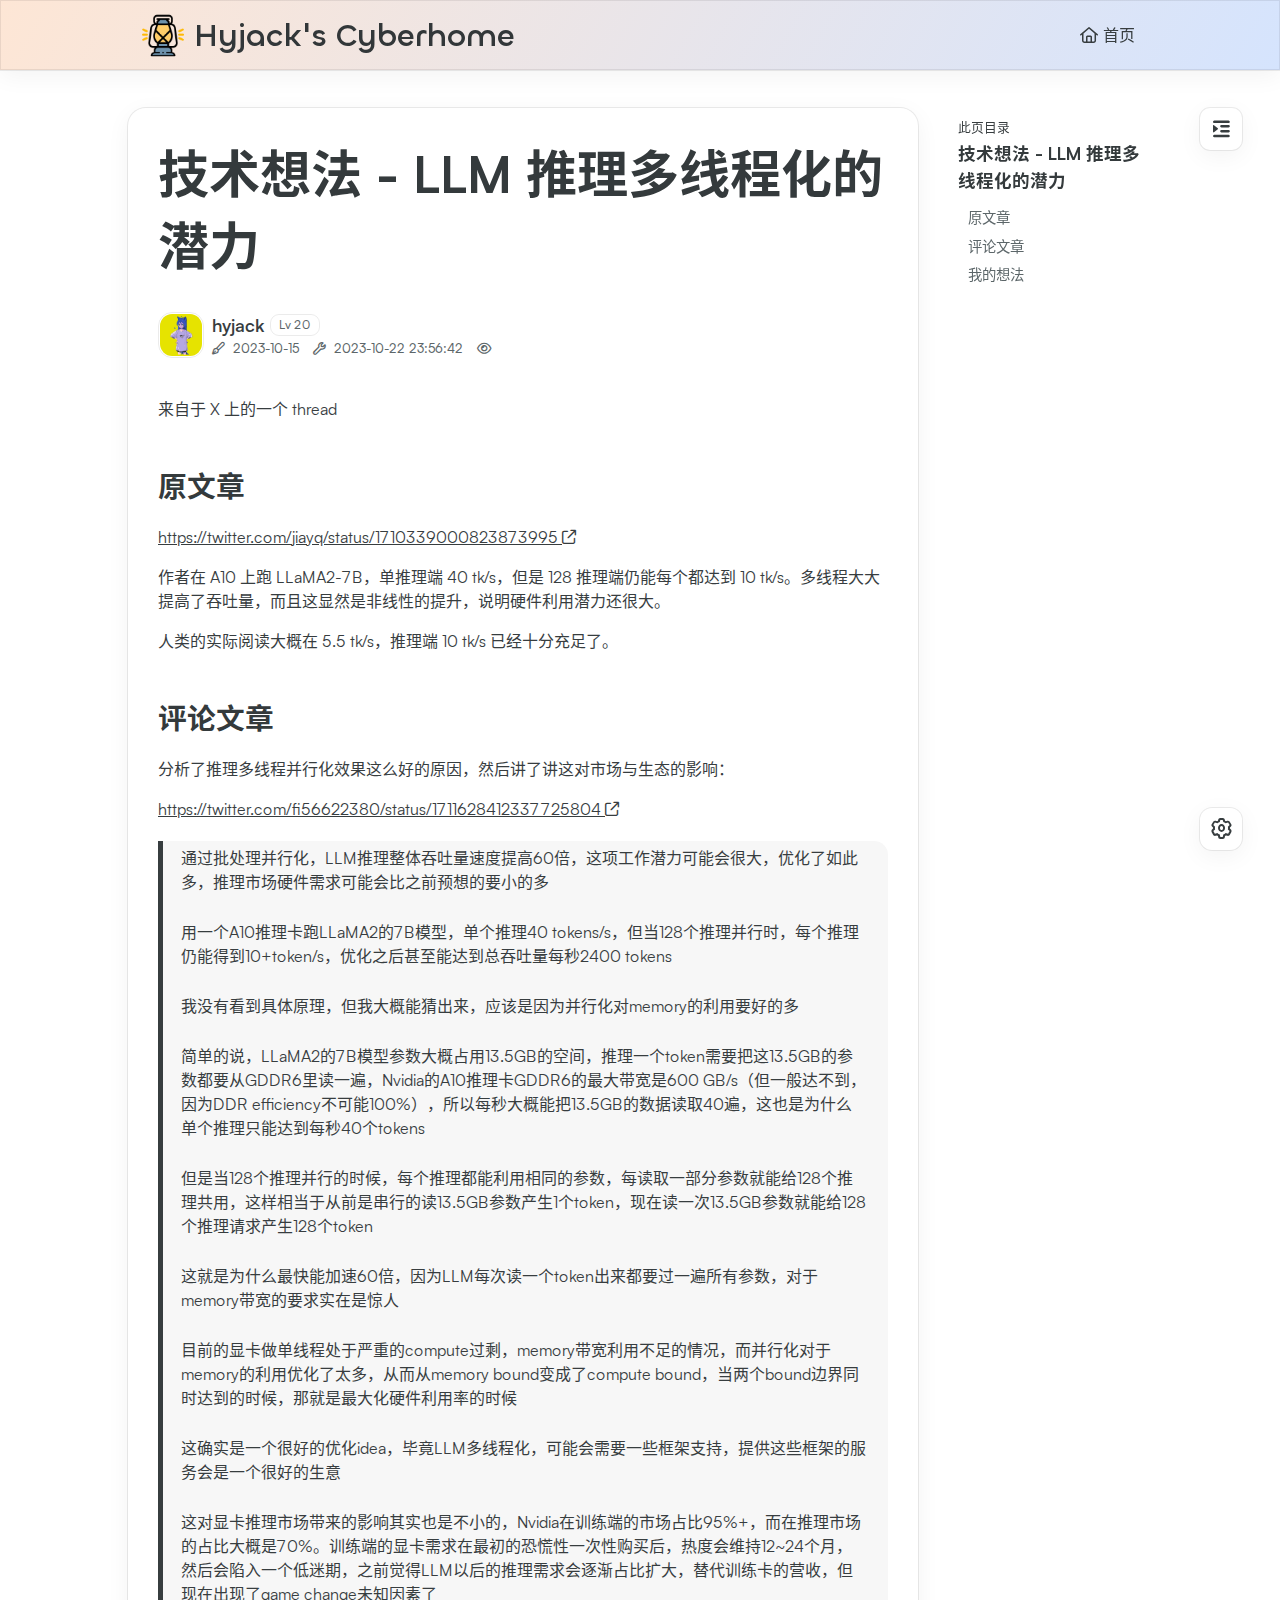
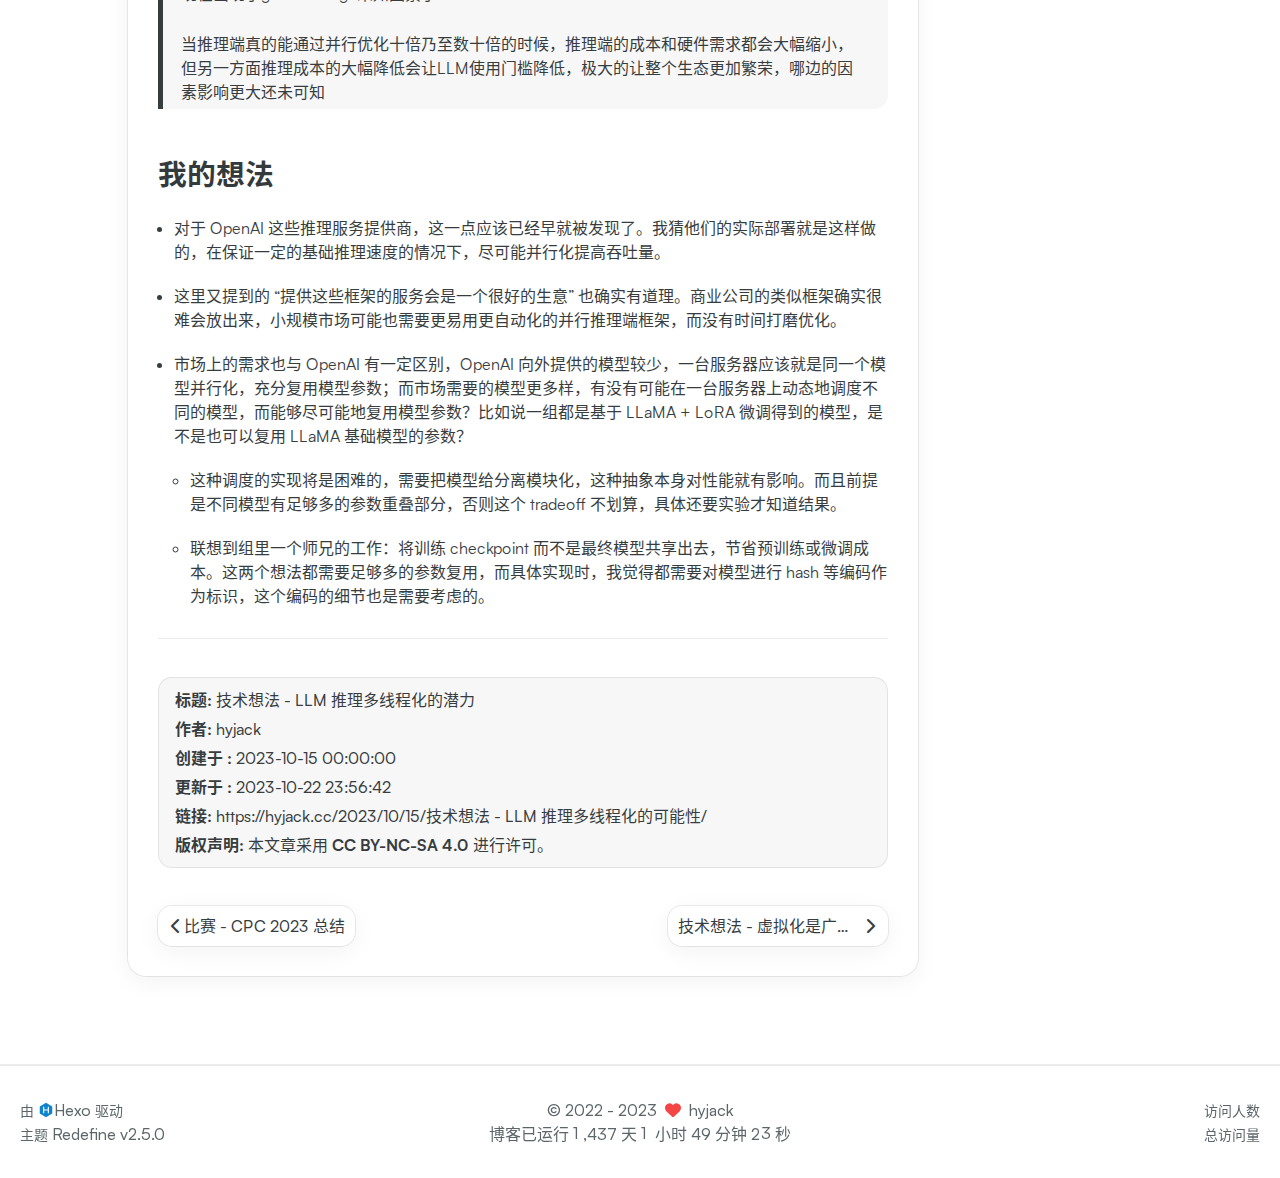
<file: 2023/10/15/技术想法 - LLM 推理多线程化的可能性/index.html>
<!DOCTYPE html><html lang="zh-CN"><head><meta charset="utf-8"><meta name="viewport" content="width=device-width,initial-scale=1"><meta name="keywords" content="Hexo Theme Redefine"><meta name="author" content="hyjack"><link rel="preconnect" href="https://fonts.googleapis.com"><link rel="preconnect" href="https://fonts.gstatic.com" crossorigin><link rel="canonical" href="http://8.134.189.177/2023/10/15/技术想法 - llm 推理多线程化的可能性/"><meta name="robots" content="index,follow"><meta name="googlebot" content="index,follow"><meta name="revisit-after" content="1 days"><meta name="description" content="来自于 X 上的一个 thread 原文章https:&#x2F;&#x2F;twitter.com&#x2F;jiayq&#x2F;status&#x2F;1710339000823873995  作者在 A10 上跑 LLaMA2-7B，单推理端 40 tk&#x2F;s，但是 128 推理端仍能每个都达到 10 tk&#x2F;s。多线程大大提高了吞吐量，而且这显然是非线性的提升，说明硬件利用潜力还很大。 人类的实际阅读大概在 5.5 tk"><meta property="og:type" content="article"><meta property="og:title" content="技术想法 - LLM 推理多线程化的潜力"><meta property="og:url" content="http://8.134.189.177/2023/10/15/%E6%8A%80%E6%9C%AF%E6%83%B3%E6%B3%95%20-%20LLM%20%E6%8E%A8%E7%90%86%E5%A4%9A%E7%BA%BF%E7%A8%8B%E5%8C%96%E7%9A%84%E5%8F%AF%E8%83%BD%E6%80%A7/index.html"><meta property="og:site_name" content="Hello, this is hyjack"><meta property="og:description" content="来自于 X 上的一个 thread 原文章https:&#x2F;&#x2F;twitter.com&#x2F;jiayq&#x2F;status&#x2F;1710339000823873995  作者在 A10 上跑 LLaMA2-7B，单推理端 40 tk&#x2F;s，但是 128 推理端仍能每个都达到 10 tk&#x2F;s。多线程大大提高了吞吐量，而且这显然是非线性的提升，说明硬件利用潜力还很大。 人类的实际阅读大概在 5.5 tk"><meta property="og:locale" content="zh_CN"><meta property="article:published_time" content="2023-10-14T16:00:00.000Z"><meta property="article:modified_time" content="2023-10-22T15:56:42.511Z"><meta property="article:author" content="Jack Huang"><meta name="twitter:card" content="summary"><link rel="icon" type="image/png" href="/assets/lantern-light.png" sizes="192x192"><link rel="apple-touch-icon" sizes="180x180" href="/assets/lantern-light.png"><meta name="theme-color" content="#feba07"><link rel="shortcut icon" href="/assets/lantern-light.png"><title>技术想法 - LLM 推理多线程化的潜力 - Hyjack&#39;s Cyberhome</title><link rel="stylesheet" href="/css/style.css"><link rel="stylesheet" href="/assets/build/styles.css"><link rel="stylesheet" href="/fonts/fonts.css"><link rel="stylesheet" href="/fonts/Satoshi/satoshi.css"><link rel="stylesheet" href="/fonts/Chillax/chillax.css"><link href="" rel="stylesheet"><script id="hexo-configurations">window.config={hostname:"8.134.189.177",root:"/",language:"zh-CN"},window.theme={articles:{style:{font_size:"16px",line_height:1.5,image_border_radius:"14px",image_alignment:"center",image_caption:!1,link_icon:!0},word_count:{enable:!0,count:!0,min2read:!0},author_label:{enable:!0,auto:!1,list:["Lv 20"]},code_block:{copy:!0,style:"mac",font:{enable:!1,family:null,url:null}},toc:{enable:!0,max_depth:3,number:!1,expand:!0,init_open:!0},copyright:!0,lazyload:!0,recommendation:{enable:!1,title:"推荐阅读",limit:3,mobile_limit:2,placeholder:"/images/wallhaven-wqery6-light.webp",skip_dirs:[]}},colors:{primary:"#feba07",secondary:null},global:{fonts:{chinese:{enable:!1,family:null,url:null},english:{enable:!1,family:null,url:null}},content_max_width:"1000px",sidebar_width:"210px",hover:{shadow:!0,scale:!1},scroll_progress:{bar:!1,percentage:!0},website_counter:{url:"https://busuanzi.ibruce.info/busuanzi/2.3/busuanzi.pure.mini.js",enable:!0,site_pv:!0,site_uv:!0,post_pv:!0},single_page:!0,open_graph:!0,google_analytics:{enable:!1,id:null}},home_banner:{enable:!0,style:"fixed",image:{light:"/images/wallhaven-wqery6-light.webp",dark:"/assets/trip.jpg"},title:"Hello, this is hyjack",subtitle:{text:["Welcome to my cyberhome XD"],hitokoto:{enable:!1,api:"https://v1.hitokoto.cn"},typing_speed:70,backing_speed:50,starting_delay:500,backing_delay:1500,loop:!0,smart_backspace:!0},text_color:{light:"#fff",dark:"#f8f3d4"},text_style:{title_size:"3.5rem",subtitle_size:"1.5rem",line_height:.5},custom_font:{enable:!0,family:"DejaVu Sans Mono",url:null},social_links:{enable:!1,links:{github:null,instagram:null,zhihu:null,twitter:null,email:null},qrs:{weixin:null}}},plugins:{feed:{enable:!1},aplayer:{enable:!1,type:"fixed",audios:[{name:null,artist:null,url:null,cover:null}]},mermaid:{enable:!1,version:"9.3.0"}},version:"2.5.0",navbar:{auto_hide:!1,color:{left:"#f78736",right:"#367df7",transparency:35},links:{Home:{path:"/",icon:"fa-regular fa-house"}},search:{enable:!1,preload:!0}},page_templates:{friends_column:2,tags_style:"blur"},home:{sidebar:{enable:!0,position:"left",first_item:"menu",announcement:null,links:null},article_date_format:"auto",categories:{enable:!0,limit:3},tags:{enable:!0,limit:3}},footerStart:"2022/8/17 11:45:14"},window.lang_ago={second:"%s 秒前",minute:"%s 分钟前",hour:"%s 小时前",day:"%s 天前",week:"%s 周前",month:"%s 个月前",year:"%s 年前"},window.data={masonry:!1}</script><link rel="stylesheet" href="/fontawesome/fontawesome.min.css"><link rel="stylesheet" href="/fontawesome/brands.min.css"><link rel="stylesheet" href="/fontawesome/solid.min.css"><link rel="stylesheet" href="/fontawesome/regular.min.css"><meta name="generator" content="Hexo 6.3.0"></head><body><div class="progress-bar-container"><span class="pjax-progress-bar"></span> <span class="swup-progress-icon"><i class="fa-solid fa-circle-notch fa-spin"></i></span></div><main class="page-container" id="swup"><div class="main-content-container"><div class="main-content-header"><header class="navbar-container"><div class="navbar-content"><div class="left"><a class="logo-image" href="/"><img src="/assets/lantern-light.png"> </a><a class="logo-title" href="/">Hyjack&#39;s Cyberhome</a></div><div class="right"><div class="desktop"><ul class="navbar-list"><li class="navbar-item"><a href="/"><i class="fa-regular fa-house"></i> 首页</a></li></ul></div><div class="mobile"><div class="icon-item navbar-bar"><div class="navbar-bar-middle"></div></div></div></div></div><div class="navbar-drawer w-full absolute top-0 left-0 bg-background-color"><ul class="drawer-navbar-list flex flex-col justify-start items-center"><li class="drawer-navbar-item text-base my-1.5 flex justify-center items-center"><a class="rounded-3xl py-1.5 px-5 hover:border hover:!text-primary active:!text-primary group" href="/"><i class="fa-regular fa-house"></i> 首页</a></li></ul></div><div class="window-mask"></div></header></div><div class="main-content-body"><div class="main-content"><div class="post-page-container"><div class="article-content-container"><div class="article-title"><h1 class="article-title-regular">技术想法 - LLM 推理多线程化的潜力</h1></div><div class="article-header flex flex-row gap-2 items-center"><div class="avatar w-[46px] h-[46px] flex-shrink-0 rounded-medium border border-border-color p-[1px]"><img src="/assets/avatar.jpg"></div><div class="info flex flex-col justify-between"><div class="author flex items-center"><span class="name text-default-text-color text-lg font-semibold">hyjack</span> <span class="author-label ml-1.5 text-xs px-2 py-0.5 rounded-small text-third-text-color border border-shadow-color-1">Lv 20</span></div><div class="meta-info"><div class="article-meta-info"><span class="article-date article-meta-item"><i class="fa-regular fa-pen-fancy"></i>&nbsp; <span class="desktop">2023-10-15</span> <span class="mobile">2023-10-15</span> <span class="hover-info">创建</span> </span><span class="article-date article-meta-item"><i class="fa-regular fa-wrench"></i>&nbsp; <span class="desktop">2023-10-22 23:56:42</span> <span class="mobile">2023-10-22 23:56:42</span> <span class="hover-info">更新</span> </span><span class="article-pv article-meta-item"><i class="fa-regular fa-eye"></i>&nbsp;<span id="busuanzi_value_page_pv"></span></span></div></div></div></div><div class="article-content markdown-body"><p>来自于 X 上的一个 thread</p><h3 id="原文章"><a href="#原文章" class="headerlink" title="原文章"></a>原文章</h3><p><a class="link" target="_blank" rel="noopener" href="https://twitter.com/jiayq/status/1710339000823873995">https://twitter.com/jiayq/status/1710339000823873995 <i class="fa-regular fa-arrow-up-right-from-square fa-sm"></i></a></p><p>作者在 A10 上跑 LLaMA2-7B，单推理端 40 tk&#x2F;s，但是 128 推理端仍能每个都达到 10 tk&#x2F;s。多线程大大提高了吞吐量，而且这显然是非线性的提升，说明硬件利用潜力还很大。</p><p>人类的实际阅读大概在 5.5 tk&#x2F;s，推理端 10 tk&#x2F;s 已经十分充足了。</p><h3 id="评论文章"><a href="#评论文章" class="headerlink" title="评论文章"></a>评论文章</h3><p>分析了推理多线程并行化效果这么好的原因，然后讲了讲这对市场与生态的影响：</p><p><a class="link" target="_blank" rel="noopener" href="https://twitter.com/fi56622380/status/1711628412337725804">https://twitter.com/fi56622380/status/1711628412337725804 <i class="fa-regular fa-arrow-up-right-from-square fa-sm"></i></a></p><blockquote><p>通过批处理并行化，LLM推理整体吞吐量速度提高60倍，这项工作潜力可能会很大，优化了如此多，推理市场硬件需求可能会比之前预想的要小的多</p><p>用一个A10推理卡跑LLaMA2的7B模型，单个推理40 tokens&#x2F;s，但当128个推理并行时，每个推理仍能得到10+token&#x2F;s，优化之后甚至能达到总吞吐量每秒2400 tokens</p><p>我没有看到具体原理，但我大概能猜出来，应该是因为并行化对memory的利用要好的多</p><p>简单的说，LLaMA2的7B模型参数大概占用13.5GB的空间，推理一个token需要把这13.5GB的参数都要从GDDR6里读一遍，Nvidia的A10推理卡GDDR6的最大带宽是600 GB&#x2F;s（但一般达不到，因为DDR efficiency不可能100%），所以每秒大概能把13.5GB的数据读取40遍，这也是为什么单个推理只能达到每秒40个tokens</p><p>但是当128个推理并行的时候，每个推理都能利用相同的参数，每读取一部分参数就能给128个推理共用，这样相当于从前是串行的读13.5GB参数产生1个token，现在读一次13.5GB参数就能给128个推理请求产生128个token</p><p>这就是为什么最快能加速60倍，因为LLM每次读一个token出来都要过一遍所有参数，对于memory带宽的要求实在是惊人</p><p>目前的显卡做单线程处于严重的compute过剩，memory带宽利用不足的情况，而并行化对于memory的利用优化了太多，从而从memory bound变成了compute bound，当两个bound边界同时达到的时候，那就是最大化硬件利用率的时候</p><p>这确实是一个很好的优化idea，毕竟LLM多线程化，可能会需要一些框架支持，提供这些框架的服务会是一个很好的生意</p><p>这对显卡推理市场带来的影响其实也是不小的，Nvidia在训练端的市场占比95%+，而在推理市场的占比大概是70%。训练端的显卡需求在最初的恐慌性一次性购买后，热度会维持12~24个月，然后会陷入一个低迷期，之前觉得LLM以后的推理需求会逐渐占比扩大，替代训练卡的营收，但现在出现了game change未知因素了</p><p>当推理端真的能通过并行优化十倍乃至数十倍的时候，推理端的成本和硬件需求都会大幅缩小，但另一方面推理成本的大幅降低会让LLM使用门槛降低，极大的让整个生态更加繁荣，哪边的因素影响更大还未可知</p></blockquote><h3 id="我的想法"><a href="#我的想法" class="headerlink" title="我的想法"></a>我的想法</h3><ul><li><p>对于 OpenAI 这些推理服务提供商，这一点应该已经早就被发现了。我猜他们的实际部署就是这样做的，在保证一定的基础推理速度的情况下，尽可能并行化提高吞吐量。</p></li><li><p>这里又提到的 “提供这些框架的服务会是一个很好的生意” 也确实有道理。商业公司的类似框架确实很难会放出来，小规模市场可能也需要更易用更自动化的并行推理端框架，而没有时间打磨优化。</p></li><li><p>市场上的需求也与 OpenAI 有一定区别，OpenAI 向外提供的模型较少，一台服务器应该就是同一个模型并行化，充分复用模型参数；而市场需要的模型更多样，有没有可能在一台服务器上动态地调度不同的模型，而能够尽可能地复用模型参数？比如说一组都是基于 LLaMA + LoRA 微调得到的模型，是不是也可以复用 LLaMA 基础模型的参数？</p><ul><li><p>这种调度的实现将是困难的，需要把模型给分离模块化，这种抽象本身对性能就有影响。而且前提是不同模型有足够多的参数重叠部分，否则这个 tradeoff 不划算，具体还要实验才知道结果。</p></li><li><p>联想到组里一个师兄的工作：将训练 checkpoint 而不是最终模型共享出去，节省预训练或微调成本。这两个想法都需要足够多的参数复用，而具体实现时，我觉得都需要对模型进行 hash 等编码作为标识，这个编码的细节也是需要考虑的。</p></li></ul></li></ul></div><div class="post-copyright-info"><div class="article-copyright-info-container"><ul><li><strong>标题:</strong> 技术想法 - LLM 推理多线程化的潜力</li><li><strong>作者:</strong> hyjack</li><li><strong>创建于 :</strong> 2023-10-15 00:00:00</li><li><strong>更新于 :</strong> 2023-10-22 23:56:42</li><li><strong>链接:</strong> https://hyjack.cc/2023/10/15/技术想法 - LLM 推理多线程化的可能性/</li><li><strong>版权声明: </strong>本文章采用 <a class="license" target="_blank" rel="noopener" href="https://creativecommons.org/licenses/by-nc-sa/4.0/deed.zh">CC BY-NC-SA 4.0</a> 进行许可。</li></ul></div></div><div class="article-nav"><div class="article-prev"><a class="prev" rel="prev" href="/2023/10/21/%E6%AF%94%E8%B5%9B%20-%20CPC%202023%20%E6%80%BB%E7%BB%93/"><span class="left arrow-icon flex justify-center items-center"><i class="fa-solid fa-chevron-left"></i> </span><span class="title flex justify-center items-center"><span class="post-nav-title-item">比赛 - CPC 2023 总结</span> <span class="post-nav-item">上一篇</span></span></a></div><div class="article-next"><a class="next" rel="next" href="/2023/10/11/%E6%8A%80%E6%9C%AF%E6%83%B3%E6%B3%95%20-%20%E8%99%9A%E6%8B%9F%E5%8C%96%E6%98%AF%E5%B9%BF%E4%B9%89%E7%9A%84%E5%A4%9A%E8%B7%AF%E5%A4%8D%E7%94%A8/"><span class="title flex justify-center items-center"><span class="post-nav-title-item">技术想法 - 虚拟化是广义的多路复用</span> <span class="post-nav-item">下一篇</span> </span><span class="right arrow-icon flex justify-center items-center"><i class="fa-solid fa-chevron-right"></i></span></a></div></div></div><div class="toc-content-container"><div class="post-toc-wrap"><div class="post-toc"><div class="toc-title">此页目录</div><div class="page-title">技术想法 - LLM 推理多线程化的潜力</div><ol class="nav"><li class="nav-item nav-level-3"><a class="nav-link" href="#%E5%8E%9F%E6%96%87%E7%AB%A0"><span class="nav-text">原文章</span></a></li><li class="nav-item nav-level-3"><a class="nav-link" href="#%E8%AF%84%E8%AE%BA%E6%96%87%E7%AB%A0"><span class="nav-text">评论文章</span></a></li><li class="nav-item nav-level-3"><a class="nav-link" href="#%E6%88%91%E7%9A%84%E6%83%B3%E6%B3%95"><span class="nav-text">我的想法</span></a></li></ol></div></div></div></div></div></div><div class="main-content-footer"><footer class="footer mt-5 py-5 h-auto text-base text-third-text-color relative border-t-2 border-t-border-color"><div class="info-container py-3 text-center"><div class="text-center">&copy; <span>2022</span> - 2023&nbsp;&nbsp;<i class="fa-solid fa-heart fa-beat" style="--fa-animation-duration:0.5s;color:#f54545"></i>&nbsp;&nbsp;<a href="/">hyjack</a></div><script data-swup-reload-script src="https://busuanzi.ibruce.info/busuanzi/2.3/busuanzi.pure.mini.js"></script><div class="relative text-center lg:absolute lg:right-[20px] lg:top-1/2 lg:-translate-y-1/2 lg:text-right"><span id="busuanzi_container_site_uv" class="lg:!block"><span class="text-sm">访问人数</span> <span id="busuanzi_value_site_uv"></span> </span><span id="busuanzi_container_site_pv" class="lg:!block"><span class="text-sm">总访问量</span> <span id="busuanzi_value_site_pv"></span></span></div><div class="relative text-center lg:absolute lg:left-[20px] lg:top-1/2 lg:-translate-y-1/2 lg:text-left"><span class="lg:block text-sm">由 <?xml version="1.0" encoding="utf-8"?><!DOCTYPE svg PUBLIC "-//W3C//DTD SVG 1.1//EN" "http://www.w3.org/Graphics/SVG/1.1/DTD/svg11.dtd"><svg class="relative top-[2px] inline-block align-baseline" version="1.1" id="圖層_1" xmlns="http://www.w3.org/2000/svg" xmlns:xlink="http://www.w3.org/1999/xlink" x="0px" y="0px" width="1rem" height="1rem" viewBox="0 0 512 512" enable-background="new 0 0 512 512" xml:space="preserve"><path fill="#0E83CD" d="M256.4,25.8l-200,115.5L56,371.5l199.6,114.7l200-115.5l0.4-230.2L256.4,25.8z M349,354.6l-18.4,10.7l-18.6-11V275H200v79.6l-18.4,10.7l-18.6-11v-197l18.5-10.6l18.5,10.8V237h112v-79.6l18.5-10.6l18.5,10.8V354.6z"/></svg><a target="_blank" class="text-base" href="https://hexo.io">Hexo</a> 驱动</span> <span class="text-sm lg:block">主题&nbsp;<a class="text-base" target="_blank" href="https://github.com/EvanNotFound/hexo-theme-redefine">Redefine v2.5.0</a></span></div><div>博客已运行 <span class="odometer" id="runtime_days"></span> 天 <span class="odometer" id="runtime_hours"></span> 小时 <span class="odometer" id="runtime_minutes"></span> 分钟 <span class="odometer" id="runtime_seconds"></span> 秒</div><script data-swup-reload-script>try{function odometer_init(){document.querySelectorAll(".odometer").forEach(e=>{new Odometer({el:e,format:"( ddd).dd",duration:200})})}odometer_init()}catch(e){}</script></div></footer></div></div><div class="post-tools"><div class="post-tools-container"><ul class="article-tools-list"><li class="right-bottom-tools page-aside-toggle"><i class="fa-regular fa-outdent"></i></li></ul></div></div><div class="right-side-tools-container"><div class="side-tools-container"><ul class="hidden-tools-list"><li class="right-bottom-tools tool-font-adjust-plus flex justify-center items-center"><i class="fa-regular fa-magnifying-glass-plus"></i></li><li class="right-bottom-tools tool-font-adjust-minus flex justify-center items-center"><i class="fa-regular fa-magnifying-glass-minus"></i></li><li class="right-bottom-tools tool-dark-light-toggle flex justify-center items-center"><i class="fa-regular fa-moon"></i></li><li class="right-bottom-tools tool-scroll-to-bottom flex justify-center items-center"><i class="fa-regular fa-arrow-down"></i></li></ul><ul class="visible-tools-list"><li class="right-bottom-tools toggle-tools-list flex justify-center items-center"><i class="fa-regular fa-cog fa-spin"></i></li><li class="right-bottom-tools tool-scroll-to-top flex justify-center items-center"><i class="arrow-up fas fa-arrow-up"></i> <span class="percent"></span></li></ul></div></div><div class="image-viewer-container"><img src=""></div></main><script src="/js/libs/Swup.min.js"></script><script src="/js/libs/SwupSlideTheme.min.js"></script><script src="/js/libs/SwupScriptsPlugin.min.js"></script><script src="/js/libs/SwupProgressPlugin.min.js"></script><script src="/js/libs/SwupScrollPlugin.min.js"></script><script src="/js/libs/SwupPreloadPlugin.min.js"></script><script>const swup=new Swup({plugins:[new SwupScriptsPlugin({optin:!0}),new SwupProgressPlugin,new SwupScrollPlugin({offset:80}),new SwupSlideTheme({mainElement:".main-content-body"}),new SwupPreloadPlugin],containers:["#swup"]})</script><script src="/js/tools/imageViewer.js" type="module"></script><script src="/js/utils.js" type="module"></script><script src="/js/main.js" type="module"></script><script src="/js/layouts/navbarShrink.js" type="module"></script><script src="/js/tools/scrollTopBottom.js" type="module"></script><script src="/js/tools/lightDarkSwitch.js" type="module"></script><script src="/js/layouts/categoryList.js" type="module"></script><script src="/js/tools/codeBlock.js" type="module"></script><script src="/js/layouts/lazyload.js" type="module"></script><script src="/js/tools/runtime.js"></script><script src="/js/libs/odometer.min.js"></script><link rel="stylesheet" href="/assets/odometer-theme-minimal.css"><script src="/js/libs/Typed.min.js"></script><script src="/js/plugins/typed.js" type="module"></script><div class="post-scripts" data-swup-reload-script><script src="/js/libs/anime.min.js"></script><script src="/js/tools/tocToggle.js" type="module"></script><script src="/js/layouts/toc.js" type="module"></script><script src="/js/plugins/tabs.js" type="module"></script></div></body></html>
</file>
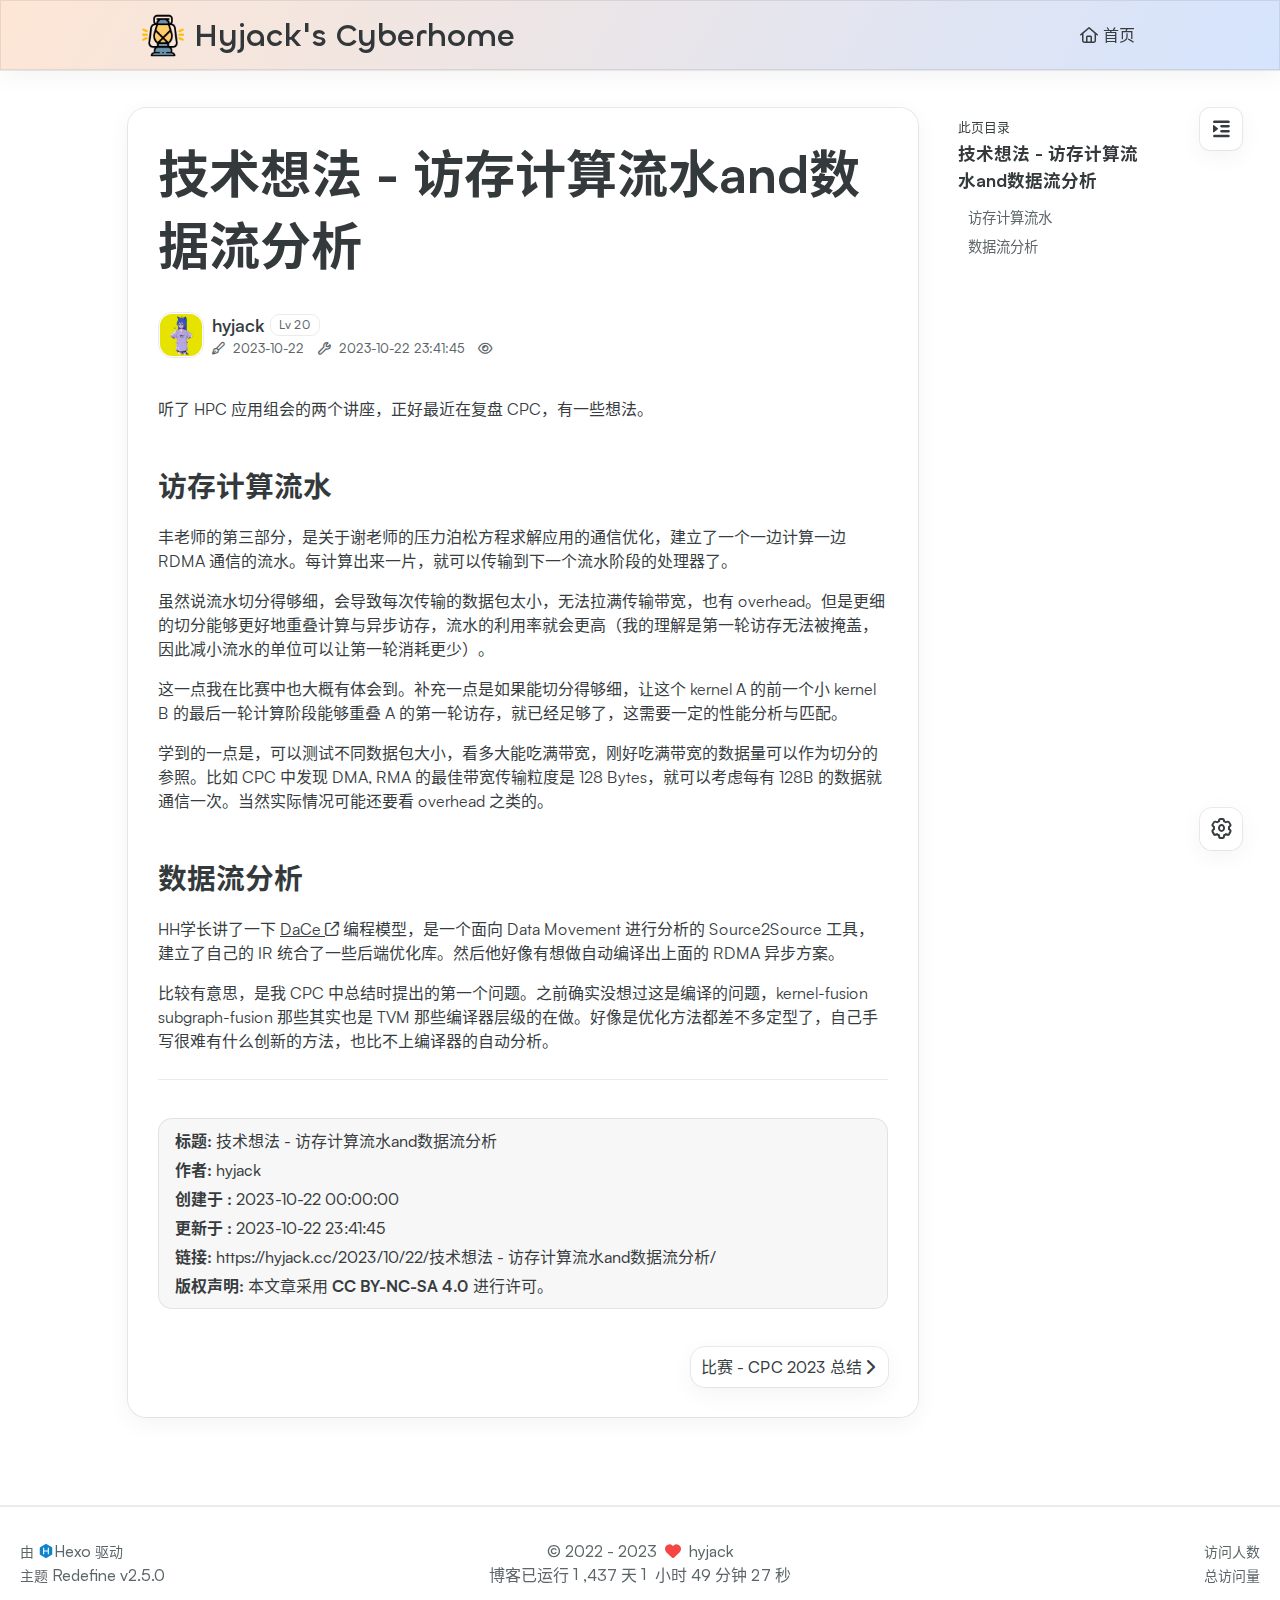
<file: 2023/10/22/技术想法 - 访存计算流水and数据流分析/index.html>
<!DOCTYPE html><html lang="zh-CN"><head><meta charset="utf-8"><meta name="viewport" content="width=device-width,initial-scale=1"><meta name="keywords" content="Hexo Theme Redefine"><meta name="author" content="hyjack"><link rel="preconnect" href="https://fonts.googleapis.com"><link rel="preconnect" href="https://fonts.gstatic.com" crossorigin><link rel="canonical" href="http://8.134.189.177/2023/10/22/技术想法 - 访存计算流水and数据流分析/"><meta name="robots" content="index,follow"><meta name="googlebot" content="index,follow"><meta name="revisit-after" content="1 days"><meta name="description" content="听了 HPC 应用组会的两个讲座，正好最近在复盘 CPC，有一些想法。 访存计算流水丰老师的第三部分，是关于谢老师的压力泊松方程求解应用的通信优化，建立了一个一边计算一边 RDMA 通信的流水。每计算出来一片，就可以传输到下一个流水阶段的处理器了。 虽然说流水切分得够细，会导致每次传输的数据包太小，无法拉满传输带宽，也有 overhead。但是更细的切分能够更好地重叠计算与异步访存，流水的利用率就"><meta property="og:type" content="article"><meta property="og:title" content="技术想法 - 访存计算流水and数据流分析"><meta property="og:url" content="http://8.134.189.177/2023/10/22/%E6%8A%80%E6%9C%AF%E6%83%B3%E6%B3%95%20-%20%E8%AE%BF%E5%AD%98%E8%AE%A1%E7%AE%97%E6%B5%81%E6%B0%B4and%E6%95%B0%E6%8D%AE%E6%B5%81%E5%88%86%E6%9E%90/index.html"><meta property="og:site_name" content="Hello, this is hyjack"><meta property="og:description" content="听了 HPC 应用组会的两个讲座，正好最近在复盘 CPC，有一些想法。 访存计算流水丰老师的第三部分，是关于谢老师的压力泊松方程求解应用的通信优化，建立了一个一边计算一边 RDMA 通信的流水。每计算出来一片，就可以传输到下一个流水阶段的处理器了。 虽然说流水切分得够细，会导致每次传输的数据包太小，无法拉满传输带宽，也有 overhead。但是更细的切分能够更好地重叠计算与异步访存，流水的利用率就"><meta property="og:locale" content="zh_CN"><meta property="article:published_time" content="2023-10-21T16:00:00.000Z"><meta property="article:modified_time" content="2023-10-22T15:41:45.715Z"><meta property="article:author" content="Jack Huang"><meta name="twitter:card" content="summary"><link rel="icon" type="image/png" href="/assets/lantern-light.png" sizes="192x192"><link rel="apple-touch-icon" sizes="180x180" href="/assets/lantern-light.png"><meta name="theme-color" content="#feba07"><link rel="shortcut icon" href="/assets/lantern-light.png"><title>技术想法 - 访存计算流水and数据流分析 - Hyjack&#39;s Cyberhome</title><link rel="stylesheet" href="/css/style.css"><link rel="stylesheet" href="/assets/build/styles.css"><link rel="stylesheet" href="/fonts/fonts.css"><link rel="stylesheet" href="/fonts/Satoshi/satoshi.css"><link rel="stylesheet" href="/fonts/Chillax/chillax.css"><link href="" rel="stylesheet"><script id="hexo-configurations">window.config={hostname:"8.134.189.177",root:"/",language:"zh-CN"},window.theme={articles:{style:{font_size:"16px",line_height:1.5,image_border_radius:"14px",image_alignment:"center",image_caption:!1,link_icon:!0},word_count:{enable:!0,count:!0,min2read:!0},author_label:{enable:!0,auto:!1,list:["Lv 20"]},code_block:{copy:!0,style:"mac",font:{enable:!1,family:null,url:null}},toc:{enable:!0,max_depth:3,number:!1,expand:!0,init_open:!0},copyright:!0,lazyload:!0,recommendation:{enable:!1,title:"推荐阅读",limit:3,mobile_limit:2,placeholder:"/images/wallhaven-wqery6-light.webp",skip_dirs:[]}},colors:{primary:"#feba07",secondary:null},global:{fonts:{chinese:{enable:!1,family:null,url:null},english:{enable:!1,family:null,url:null}},content_max_width:"1000px",sidebar_width:"210px",hover:{shadow:!0,scale:!1},scroll_progress:{bar:!1,percentage:!0},website_counter:{url:"https://busuanzi.ibruce.info/busuanzi/2.3/busuanzi.pure.mini.js",enable:!0,site_pv:!0,site_uv:!0,post_pv:!0},single_page:!0,open_graph:!0,google_analytics:{enable:!1,id:null}},home_banner:{enable:!0,style:"fixed",image:{light:"/images/wallhaven-wqery6-light.webp",dark:"/assets/trip.jpg"},title:"Hello, this is hyjack",subtitle:{text:["Welcome to my cyberhome XD"],hitokoto:{enable:!1,api:"https://v1.hitokoto.cn"},typing_speed:70,backing_speed:50,starting_delay:500,backing_delay:1500,loop:!0,smart_backspace:!0},text_color:{light:"#fff",dark:"#f8f3d4"},text_style:{title_size:"3.5rem",subtitle_size:"1.5rem",line_height:.5},custom_font:{enable:!0,family:"DejaVu Sans Mono",url:null},social_links:{enable:!1,links:{github:null,instagram:null,zhihu:null,twitter:null,email:null},qrs:{weixin:null}}},plugins:{feed:{enable:!1},aplayer:{enable:!1,type:"fixed",audios:[{name:null,artist:null,url:null,cover:null}]},mermaid:{enable:!1,version:"9.3.0"}},version:"2.5.0",navbar:{auto_hide:!1,color:{left:"#f78736",right:"#367df7",transparency:35},links:{Home:{path:"/",icon:"fa-regular fa-house"}},search:{enable:!1,preload:!0}},page_templates:{friends_column:2,tags_style:"blur"},home:{sidebar:{enable:!0,position:"left",first_item:"menu",announcement:null,links:null},article_date_format:"auto",categories:{enable:!0,limit:3},tags:{enable:!0,limit:3}},footerStart:"2022/8/17 11:45:14"},window.lang_ago={second:"%s 秒前",minute:"%s 分钟前",hour:"%s 小时前",day:"%s 天前",week:"%s 周前",month:"%s 个月前",year:"%s 年前"},window.data={masonry:!1}</script><link rel="stylesheet" href="/fontawesome/fontawesome.min.css"><link rel="stylesheet" href="/fontawesome/brands.min.css"><link rel="stylesheet" href="/fontawesome/solid.min.css"><link rel="stylesheet" href="/fontawesome/regular.min.css"><meta name="generator" content="Hexo 6.3.0"></head><body><div class="progress-bar-container"><span class="pjax-progress-bar"></span> <span class="swup-progress-icon"><i class="fa-solid fa-circle-notch fa-spin"></i></span></div><main class="page-container" id="swup"><div class="main-content-container"><div class="main-content-header"><header class="navbar-container"><div class="navbar-content"><div class="left"><a class="logo-image" href="/"><img src="/assets/lantern-light.png"> </a><a class="logo-title" href="/">Hyjack&#39;s Cyberhome</a></div><div class="right"><div class="desktop"><ul class="navbar-list"><li class="navbar-item"><a href="/"><i class="fa-regular fa-house"></i> 首页</a></li></ul></div><div class="mobile"><div class="icon-item navbar-bar"><div class="navbar-bar-middle"></div></div></div></div></div><div class="navbar-drawer w-full absolute top-0 left-0 bg-background-color"><ul class="drawer-navbar-list flex flex-col justify-start items-center"><li class="drawer-navbar-item text-base my-1.5 flex justify-center items-center"><a class="rounded-3xl py-1.5 px-5 hover:border hover:!text-primary active:!text-primary group" href="/"><i class="fa-regular fa-house"></i> 首页</a></li></ul></div><div class="window-mask"></div></header></div><div class="main-content-body"><div class="main-content"><div class="post-page-container"><div class="article-content-container"><div class="article-title"><h1 class="article-title-regular">技术想法 - 访存计算流水and数据流分析</h1></div><div class="article-header flex flex-row gap-2 items-center"><div class="avatar w-[46px] h-[46px] flex-shrink-0 rounded-medium border border-border-color p-[1px]"><img src="/assets/avatar.jpg"></div><div class="info flex flex-col justify-between"><div class="author flex items-center"><span class="name text-default-text-color text-lg font-semibold">hyjack</span> <span class="author-label ml-1.5 text-xs px-2 py-0.5 rounded-small text-third-text-color border border-shadow-color-1">Lv 20</span></div><div class="meta-info"><div class="article-meta-info"><span class="article-date article-meta-item"><i class="fa-regular fa-pen-fancy"></i>&nbsp; <span class="desktop">2023-10-22</span> <span class="mobile">2023-10-22</span> <span class="hover-info">创建</span> </span><span class="article-date article-meta-item"><i class="fa-regular fa-wrench"></i>&nbsp; <span class="desktop">2023-10-22 23:41:45</span> <span class="mobile">2023-10-22 23:41:45</span> <span class="hover-info">更新</span> </span><span class="article-pv article-meta-item"><i class="fa-regular fa-eye"></i>&nbsp;<span id="busuanzi_value_page_pv"></span></span></div></div></div></div><div class="article-content markdown-body"><p>听了 HPC 应用组会的两个讲座，正好最近在复盘 CPC，有一些想法。</p><h3 id="访存计算流水"><a href="#访存计算流水" class="headerlink" title="访存计算流水"></a>访存计算流水</h3><p>丰老师的第三部分，是关于谢老师的压力泊松方程求解应用的通信优化，建立了一个一边计算一边 RDMA 通信的流水。每计算出来一片，就可以传输到下一个流水阶段的处理器了。</p><p>虽然说流水切分得够细，会导致每次传输的数据包太小，无法拉满传输带宽，也有 overhead。但是更细的切分能够更好地重叠计算与异步访存，流水的利用率就会更高（我的理解是第一轮访存无法被掩盖，因此减小流水的单位可以让第一轮消耗更少）。</p><p>这一点我在比赛中也大概有体会到。补充一点是如果能切分得够细，让这个 kernel A 的前一个小 kernel B 的最后一轮计算阶段能够重叠 A 的第一轮访存，就已经足够了，这需要一定的性能分析与匹配。</p><p>学到的一点是，可以测试不同数据包大小，看多大能吃满带宽，刚好吃满带宽的数据量可以作为切分的参照。比如 CPC 中发现 DMA, RMA 的最佳带宽传输粒度是 128 Bytes，就可以考虑每有 128B 的数据就通信一次。当然实际情况可能还要看 overhead 之类的。</p><h3 id="数据流分析"><a href="#数据流分析" class="headerlink" title="数据流分析"></a>数据流分析</h3><p>HH学长讲了一下 <a class="link" target="_blank" rel="noopener" href="https://spcl.inf.ethz.ch/Research/DAPP/">DaCe <i class="fa-regular fa-arrow-up-right-from-square fa-sm"></i></a> 编程模型，是一个面向 Data Movement 进行分析的 Source2Source 工具，建立了自己的 IR 统合了一些后端优化库。然后他好像有想做自动编译出上面的 RDMA 异步方案。</p><p>比较有意思，是我 CPC 中总结时提出的第一个问题。之前确实没想过这是编译的问题，kernel-fusion subgraph-fusion 那些其实也是 TVM 那些编译器层级的在做。好像是优化方法都差不多定型了，自己手写很难有什么创新的方法，也比不上编译器的自动分析。</p></div><div class="post-copyright-info"><div class="article-copyright-info-container"><ul><li><strong>标题:</strong> 技术想法 - 访存计算流水and数据流分析</li><li><strong>作者:</strong> hyjack</li><li><strong>创建于 :</strong> 2023-10-22 00:00:00</li><li><strong>更新于 :</strong> 2023-10-22 23:41:45</li><li><strong>链接:</strong> https://hyjack.cc/2023/10/22/技术想法 - 访存计算流水and数据流分析/</li><li><strong>版权声明: </strong>本文章采用 <a class="license" target="_blank" rel="noopener" href="https://creativecommons.org/licenses/by-nc-sa/4.0/deed.zh">CC BY-NC-SA 4.0</a> 进行许可。</li></ul></div></div><div class="article-nav"><div class="article-next"><a class="next" rel="next" href="/2023/10/21/%E6%AF%94%E8%B5%9B%20-%20CPC%202023%20%E6%80%BB%E7%BB%93/"><span class="title flex justify-center items-center"><span class="post-nav-title-item">比赛 - CPC 2023 总结</span> <span class="post-nav-item">下一篇</span> </span><span class="right arrow-icon flex justify-center items-center"><i class="fa-solid fa-chevron-right"></i></span></a></div></div></div><div class="toc-content-container"><div class="post-toc-wrap"><div class="post-toc"><div class="toc-title">此页目录</div><div class="page-title">技术想法 - 访存计算流水and数据流分析</div><ol class="nav"><li class="nav-item nav-level-3"><a class="nav-link" href="#%E8%AE%BF%E5%AD%98%E8%AE%A1%E7%AE%97%E6%B5%81%E6%B0%B4"><span class="nav-text">访存计算流水</span></a></li><li class="nav-item nav-level-3"><a class="nav-link" href="#%E6%95%B0%E6%8D%AE%E6%B5%81%E5%88%86%E6%9E%90"><span class="nav-text">数据流分析</span></a></li></ol></div></div></div></div></div></div><div class="main-content-footer"><footer class="footer mt-5 py-5 h-auto text-base text-third-text-color relative border-t-2 border-t-border-color"><div class="info-container py-3 text-center"><div class="text-center">&copy; <span>2022</span> - 2023&nbsp;&nbsp;<i class="fa-solid fa-heart fa-beat" style="--fa-animation-duration:0.5s;color:#f54545"></i>&nbsp;&nbsp;<a href="/">hyjack</a></div><script data-swup-reload-script src="https://busuanzi.ibruce.info/busuanzi/2.3/busuanzi.pure.mini.js"></script><div class="relative text-center lg:absolute lg:right-[20px] lg:top-1/2 lg:-translate-y-1/2 lg:text-right"><span id="busuanzi_container_site_uv" class="lg:!block"><span class="text-sm">访问人数</span> <span id="busuanzi_value_site_uv"></span> </span><span id="busuanzi_container_site_pv" class="lg:!block"><span class="text-sm">总访问量</span> <span id="busuanzi_value_site_pv"></span></span></div><div class="relative text-center lg:absolute lg:left-[20px] lg:top-1/2 lg:-translate-y-1/2 lg:text-left"><span class="lg:block text-sm">由 <?xml version="1.0" encoding="utf-8"?><!DOCTYPE svg PUBLIC "-//W3C//DTD SVG 1.1//EN" "http://www.w3.org/Graphics/SVG/1.1/DTD/svg11.dtd"><svg class="relative top-[2px] inline-block align-baseline" version="1.1" id="圖層_1" xmlns="http://www.w3.org/2000/svg" xmlns:xlink="http://www.w3.org/1999/xlink" x="0px" y="0px" width="1rem" height="1rem" viewBox="0 0 512 512" enable-background="new 0 0 512 512" xml:space="preserve"><path fill="#0E83CD" d="M256.4,25.8l-200,115.5L56,371.5l199.6,114.7l200-115.5l0.4-230.2L256.4,25.8z M349,354.6l-18.4,10.7l-18.6-11V275H200v79.6l-18.4,10.7l-18.6-11v-197l18.5-10.6l18.5,10.8V237h112v-79.6l18.5-10.6l18.5,10.8V354.6z"/></svg><a target="_blank" class="text-base" href="https://hexo.io">Hexo</a> 驱动</span> <span class="text-sm lg:block">主题&nbsp;<a class="text-base" target="_blank" href="https://github.com/EvanNotFound/hexo-theme-redefine">Redefine v2.5.0</a></span></div><div>博客已运行 <span class="odometer" id="runtime_days"></span> 天 <span class="odometer" id="runtime_hours"></span> 小时 <span class="odometer" id="runtime_minutes"></span> 分钟 <span class="odometer" id="runtime_seconds"></span> 秒</div><script data-swup-reload-script>try{function odometer_init(){document.querySelectorAll(".odometer").forEach(e=>{new Odometer({el:e,format:"( ddd).dd",duration:200})})}odometer_init()}catch(e){}</script></div></footer></div></div><div class="post-tools"><div class="post-tools-container"><ul class="article-tools-list"><li class="right-bottom-tools page-aside-toggle"><i class="fa-regular fa-outdent"></i></li></ul></div></div><div class="right-side-tools-container"><div class="side-tools-container"><ul class="hidden-tools-list"><li class="right-bottom-tools tool-font-adjust-plus flex justify-center items-center"><i class="fa-regular fa-magnifying-glass-plus"></i></li><li class="right-bottom-tools tool-font-adjust-minus flex justify-center items-center"><i class="fa-regular fa-magnifying-glass-minus"></i></li><li class="right-bottom-tools tool-dark-light-toggle flex justify-center items-center"><i class="fa-regular fa-moon"></i></li><li class="right-bottom-tools tool-scroll-to-bottom flex justify-center items-center"><i class="fa-regular fa-arrow-down"></i></li></ul><ul class="visible-tools-list"><li class="right-bottom-tools toggle-tools-list flex justify-center items-center"><i class="fa-regular fa-cog fa-spin"></i></li><li class="right-bottom-tools tool-scroll-to-top flex justify-center items-center"><i class="arrow-up fas fa-arrow-up"></i> <span class="percent"></span></li></ul></div></div><div class="image-viewer-container"><img src=""></div></main><script src="/js/libs/Swup.min.js"></script><script src="/js/libs/SwupSlideTheme.min.js"></script><script src="/js/libs/SwupScriptsPlugin.min.js"></script><script src="/js/libs/SwupProgressPlugin.min.js"></script><script src="/js/libs/SwupScrollPlugin.min.js"></script><script src="/js/libs/SwupPreloadPlugin.min.js"></script><script>const swup=new Swup({plugins:[new SwupScriptsPlugin({optin:!0}),new SwupProgressPlugin,new SwupScrollPlugin({offset:80}),new SwupSlideTheme({mainElement:".main-content-body"}),new SwupPreloadPlugin],containers:["#swup"]})</script><script src="/js/tools/imageViewer.js" type="module"></script><script src="/js/utils.js" type="module"></script><script src="/js/main.js" type="module"></script><script src="/js/layouts/navbarShrink.js" type="module"></script><script src="/js/tools/scrollTopBottom.js" type="module"></script><script src="/js/tools/lightDarkSwitch.js" type="module"></script><script src="/js/layouts/categoryList.js" type="module"></script><script src="/js/tools/codeBlock.js" type="module"></script><script src="/js/layouts/lazyload.js" type="module"></script><script src="/js/tools/runtime.js"></script><script src="/js/libs/odometer.min.js"></script><link rel="stylesheet" href="/assets/odometer-theme-minimal.css"><script src="/js/libs/Typed.min.js"></script><script src="/js/plugins/typed.js" type="module"></script><div class="post-scripts" data-swup-reload-script><script src="/js/libs/anime.min.js"></script><script src="/js/tools/tocToggle.js" type="module"></script><script src="/js/layouts/toc.js" type="module"></script><script src="/js/plugins/tabs.js" type="module"></script></div></body></html>
</file>
<file: assets/build/styles.css>
*,::after,::before{box-sizing:border-box;border-width:0;border-style:solid;border-color:#e5e7eb}::after,::before{--tw-content:''}html{line-height:1.5;-webkit-text-size-adjust:100%;-moz-tab-size:4;-o-tab-size:4;tab-size:4;font-family:ui-sans-serif,system-ui,-apple-system,BlinkMacSystemFont,"Segoe UI",Roboto,"Helvetica Neue",Arial,"Noto Sans",sans-serif,"Apple Color Emoji","Segoe UI Emoji","Segoe UI Symbol","Noto Color Emoji";font-feature-settings:normal;font-variation-settings:normal}body{margin:0;line-height:inherit}hr{height:0;color:inherit;border-top-width:1px}abbr:where([title]){-webkit-text-decoration:underline dotted;text-decoration:underline dotted}h1,h2,h3,h4,h5,h6{font-size:inherit;font-weight:inherit}a{color:inherit;text-decoration:inherit}b,strong{font-weight:bolder}code,kbd,pre,samp{font-family:ui-monospace,SFMono-Regular,Menlo,Monaco,Consolas,"Liberation Mono","Courier New",monospace;font-size:1em}small{font-size:80%}sub,sup{font-size:75%;line-height:0;position:relative;vertical-align:baseline}sub{bottom:-.25em}sup{top:-.5em}table{text-indent:0;border-color:inherit;border-collapse:collapse}button,input,optgroup,select,textarea{font-family:inherit;font-feature-settings:inherit;font-variation-settings:inherit;font-size:100%;font-weight:inherit;line-height:inherit;color:inherit;margin:0;padding:0}button,select{text-transform:none}[type=button],[type=reset],[type=submit],button{-webkit-appearance:button;background-color:transparent;background-image:none}:-moz-focusring{outline:auto}:-moz-ui-invalid{box-shadow:none}progress{vertical-align:baseline}::-webkit-inner-spin-button,::-webkit-outer-spin-button{height:auto}[type=search]{-webkit-appearance:textfield;outline-offset:-2px}::-webkit-search-decoration{-webkit-appearance:none}::-webkit-file-upload-button{-webkit-appearance:button;font:inherit}summary{display:list-item}blockquote,dd,dl,figure,h1,h2,h3,h4,h5,h6,hr,p,pre{margin:0}fieldset{margin:0;padding:0}legend{padding:0}menu,ol,ul{list-style:none;margin:0;padding:0}dialog{padding:0}textarea{resize:vertical}input::-moz-placeholder,textarea::-moz-placeholder{opacity:1;color:#9ca3af}input::placeholder,textarea::placeholder{opacity:1;color:#9ca3af}[role=button],button{cursor:pointer}:disabled{cursor:default}audio,canvas,embed,iframe,img,object,svg,video{display:block;vertical-align:middle}img,video{max-width:100%;height:auto}[hidden]{display:none}*,::after,::before{--tw-border-spacing-x:0;--tw-border-spacing-y:0;--tw-translate-x:0;--tw-translate-y:0;--tw-rotate:0;--tw-skew-x:0;--tw-skew-y:0;--tw-scale-x:1;--tw-scale-y:1;--tw-pan-x: ;--tw-pan-y: ;--tw-pinch-zoom: ;--tw-scroll-snap-strictness:proximity;--tw-gradient-from-position: ;--tw-gradient-via-position: ;--tw-gradient-to-position: ;--tw-ordinal: ;--tw-slashed-zero: ;--tw-numeric-figure: ;--tw-numeric-spacing: ;--tw-numeric-fraction: ;--tw-ring-inset: ;--tw-ring-offset-width:0px;--tw-ring-offset-color:#fff;--tw-ring-color:rgb(59 130 246 / 0.5);--tw-ring-offset-shadow:0 0 #0000;--tw-ring-shadow:0 0 #0000;--tw-shadow:0 0 #0000;--tw-shadow-colored:0 0 #0000;--tw-blur: ;--tw-brightness: ;--tw-contrast: ;--tw-grayscale: ;--tw-hue-rotate: ;--tw-invert: ;--tw-saturate: ;--tw-sepia: ;--tw-drop-shadow: ;--tw-backdrop-blur: ;--tw-backdrop-brightness: ;--tw-backdrop-contrast: ;--tw-backdrop-grayscale: ;--tw-backdrop-hue-rotate: ;--tw-backdrop-invert: ;--tw-backdrop-opacity: ;--tw-backdrop-saturate: ;--tw-backdrop-sepia: }::backdrop{--tw-border-spacing-x:0;--tw-border-spacing-y:0;--tw-translate-x:0;--tw-translate-y:0;--tw-rotate:0;--tw-skew-x:0;--tw-skew-y:0;--tw-scale-x:1;--tw-scale-y:1;--tw-pan-x: ;--tw-pan-y: ;--tw-pinch-zoom: ;--tw-scroll-snap-strictness:proximity;--tw-gradient-from-position: ;--tw-gradient-via-position: ;--tw-gradient-to-position: ;--tw-ordinal: ;--tw-slashed-zero: ;--tw-numeric-figure: ;--tw-numeric-spacing: ;--tw-numeric-fraction: ;--tw-ring-inset: ;--tw-ring-offset-width:0px;--tw-ring-offset-color:#fff;--tw-ring-color:rgb(59 130 246 / 0.5);--tw-ring-offset-shadow:0 0 #0000;--tw-ring-shadow:0 0 #0000;--tw-shadow:0 0 #0000;--tw-shadow-colored:0 0 #0000;--tw-blur: ;--tw-brightness: ;--tw-contrast: ;--tw-grayscale: ;--tw-hue-rotate: ;--tw-invert: ;--tw-saturate: ;--tw-sepia: ;--tw-drop-shadow: ;--tw-backdrop-blur: ;--tw-backdrop-brightness: ;--tw-backdrop-contrast: ;--tw-backdrop-grayscale: ;--tw-backdrop-hue-rotate: ;--tw-backdrop-invert: ;--tw-backdrop-opacity: ;--tw-backdrop-saturate: ;--tw-backdrop-sepia: }.container{width:100%}@media (min-width:640px){.container{max-width:640px}}@media (min-width:768px){.container{max-width:768px}}@media (min-width:1024px){.container{max-width:1024px}}@media (min-width:1280px){.container{max-width:1280px}}@media (min-width:1536px){.container{max-width:1536px}}.visible{visibility:visible}.static{position:static}.fixed{position:fixed}.absolute{position:absolute}.relative{position:relative}.sticky{position:sticky}.left-0{left:0}.left-\[48\.5px\]{left:48.5px}.right-\[12px\]{right:12px}.top-0{top:0}.top-3{top:.75rem}.top-\[12px\]{top:12px}.top-\[2px\]{top:2px}.z-1{z-index:1001}.-m-5{margin:-1.25rem}.m-1{margin:.25rem}.mx-0{margin-left:0;margin-right:0}.my-1{margin-top:.25rem;margin-bottom:.25rem}.my-1\.5{margin-top:.375rem;margin-bottom:.375rem}.my-2{margin-top:.5rem;margin-bottom:.5rem}.my-2\.5{margin-top:.625rem;margin-bottom:.625rem}.mb-3{margin-bottom:.75rem}.mb-4{margin-bottom:1rem}.mb-5{margin-bottom:1.25rem}.mb-6{margin-bottom:1.5rem}.mr-4{margin-right:1rem}.mr-\[3px\]{margin-right:3px}.mt-1{margin-top:.25rem}.mt-1\.5{margin-top:.375rem}.mt-2{margin-top:.5rem}.mt-5{margin-top:1.25rem}.ml-1{margin-left:.25rem}.ml-1\.5{margin-left:.375rem}.block{display:block}.inline-block{display:inline-block}.inline{display:inline}.flex{display:flex}.table{display:table}.table-cell{display:table-cell}.grid{display:grid}.contents{display:contents}.hidden{display:none}.h-1{height:.25rem}.h-10{height:2.5rem}.h-16{height:4rem}.h-2{height:.5rem}.h-32{height:8rem}.h-\[150px\]{height:150px}.h-auto{height:auto}.h-full{height:100%}.h-\[46px\]{height:46px}.w-10{width:2.5rem}.w-16{width:4rem}.w-2{width:.5rem}.w-full{width:100%}.w-\[46px\]{width:46px}.min-w-0{min-width:0}.\!max-w-none{max-width:none!important}.max-w-none{max-width:none}.flex-shrink-0{flex-shrink:0}.shrink{flex-shrink:1}.-rotate-45{--tw-rotate:-45deg;transform:translate(var(--tw-translate-x),var(--tw-translate-y)) rotate(var(--tw-rotate)) skewX(var(--tw-skew-x)) skewY(var(--tw-skew-y)) scaleX(var(--tw-scale-x)) scaleY(var(--tw-scale-y))}.scale-100{--tw-scale-x:1;--tw-scale-y:1;transform:translate(var(--tw-translate-x),var(--tw-translate-y)) rotate(var(--tw-rotate)) skewX(var(--tw-skew-x)) skewY(var(--tw-skew-y)) scaleX(var(--tw-scale-x)) scaleY(var(--tw-scale-y))}.transform{transform:translate(var(--tw-translate-x),var(--tw-translate-y)) rotate(var(--tw-rotate)) skewX(var(--tw-skew-x)) skewY(var(--tw-skew-y)) scaleX(var(--tw-scale-x)) scaleY(var(--tw-scale-y))}.cursor-default{cursor:default}.resize{resize:both}.grid-cols-2{grid-template-columns:repeat(2,minmax(0,1fr))}.flex-row{flex-direction:row}.flex-col{flex-direction:column}.items-center{align-items:center}.justify-start{justify-content:flex-start}.justify-center{justify-content:center}.justify-between{justify-content:space-between}.gap-1{gap:.25rem}.gap-4{gap:1rem}.gap-6{gap:1.5rem}.gap-2{gap:.5rem}.overflow-hidden{overflow:hidden}.truncate{overflow:hidden;text-overflow:ellipsis;white-space:nowrap}.rounded-3xl{border-radius:1.5rem}.rounded-\[6\.2px\]{border-radius:6.2px}.rounded-lg{border-radius:.5rem}.rounded-medium{border-radius:14px}.rounded-xl{border-radius:.75rem}.rounded-small{border-radius:9px}.rounded-l-lg{border-top-left-radius:.5rem;border-bottom-left-radius:.5rem}.rounded-t-\[10\.8px\]{border-top-left-radius:10.8px;border-top-right-radius:10.8px}.rounded-t-lg{border-top-left-radius:.5rem;border-top-right-radius:.5rem}.rounded-bl-lg{border-bottom-left-radius:.5rem}.rounded-tl-none{border-top-left-radius:0}.border{border-width:1px}.border-b{border-bottom-width:1px}.border-l{border-left-width:1px}.border-t{border-top-width:1px}.border-t-2{border-top-width:2px}.border-solid{border-style:solid}.border-border-color{border-color:var(--border-color)}.border-shadow-color-1{border-color:var(--shadow-color-1)}.border-t-border-color{border-top-color:var(--border-color)}.bg-background-color{background-color:var(--background-color)}.bg-background-color-transparent-15{background-color:var(--background-color-transparent-15)}.bg-third-background-color{background-color:var(--third-background-color)}.bg-zinc-50{--tw-bg-opacity:1;background-color:rgb(250 250 250 / var(--tw-bg-opacity))}.object-cover{-o-object-fit:cover;object-fit:cover}.p-1{padding:.25rem}.p-5{padding:1.25rem}.p-\[1px\]{padding:1px}.px-4{padding-left:1rem;padding-right:1rem}.px-5{padding-left:1.25rem;padding-right:1.25rem}.px-\[10px\]{padding-left:10px;padding-right:10px}.py-0{padding-top:0;padding-bottom:0}.py-0\.5{padding-top:.125rem;padding-bottom:.125rem}.py-1{padding-top:.25rem;padding-bottom:.25rem}.py-1\.5{padding-top:.375rem;padding-bottom:.375rem}.py-2{padding-top:.5rem;padding-bottom:.5rem}.py-3{padding-top:.75rem;padding-bottom:.75rem}.py-5{padding-top:1.25rem;padding-bottom:1.25rem}.py-\[2px\]{padding-top:2px;padding-bottom:2px}.px-0{padding-left:0;padding-right:0}.px-0\.5{padding-left:.125rem;padding-right:.125rem}.px-2{padding-left:.5rem;padding-right:.5rem}.text-center{text-align:center}.align-baseline{vertical-align:baseline}.text-2xl{font-size:1.5rem;line-height:2rem}.text-\[0\.65rem\]{font-size:.65rem}.text-\[0\.7rem\]{font-size:.7rem}.text-\[3\.2rem\]{font-size:3.2rem}.text-base{font-size:1rem;line-height:1.5rem}.text-lg{font-size:1.125rem;line-height:1.75rem}.text-sm{font-size:.875rem;line-height:1.25rem}.text-xs{font-size:.75rem;line-height:1rem}.font-bold{font-weight:700}.font-normal{font-weight:400}.font-semibold{font-weight:600}.uppercase{text-transform:uppercase}.lowercase{text-transform:lowercase}.italic{font-style:italic}.ordinal{--tw-ordinal:ordinal;font-variant-numeric:var(--tw-ordinal) var(--tw-slashed-zero) var(--tw-numeric-figure) var(--tw-numeric-spacing) var(--tw-numeric-fraction)}.leading-\[1\]{line-height:1}.text-second-text-color{color:var(--second-text-color)}.text-third-text-color{color:var(--third-text-color)}.text-default-text-color{color:var(--default-text-color)}.shadow{--tw-shadow:0 1px 3px 0 rgb(0 0 0 / 0.1),0 1px 2px -1px rgb(0 0 0 / 0.1);--tw-shadow-colored:0 1px 3px 0 var(--tw-shadow-color),0 1px 2px -1px var(--tw-shadow-color);box-shadow:var(--tw-ring-offset-shadow,0 0 #0000),var(--tw-ring-shadow,0 0 #0000),var(--tw-shadow)}.blur{--tw-blur:blur(8px);filter:var(--tw-blur) var(--tw-brightness) var(--tw-contrast) var(--tw-grayscale) var(--tw-hue-rotate) var(--tw-invert) var(--tw-saturate) var(--tw-sepia) var(--tw-drop-shadow)}.drop-shadow{--tw-drop-shadow:drop-shadow(0 1px 2px rgb(0 0 0 / 0.1)) drop-shadow(0 1px 1px rgb(0 0 0 / 0.06));filter:var(--tw-blur) var(--tw-brightness) var(--tw-contrast) var(--tw-grayscale) var(--tw-hue-rotate) var(--tw-invert) var(--tw-saturate) var(--tw-sepia) var(--tw-drop-shadow)}.invert{--tw-invert:invert(100%);filter:var(--tw-blur) var(--tw-brightness) var(--tw-contrast) var(--tw-grayscale) var(--tw-hue-rotate) var(--tw-invert) var(--tw-saturate) var(--tw-sepia) var(--tw-drop-shadow)}.filter{filter:var(--tw-blur) var(--tw-brightness) var(--tw-contrast) var(--tw-grayscale) var(--tw-hue-rotate) var(--tw-invert) var(--tw-saturate) var(--tw-sepia) var(--tw-drop-shadow)}.backdrop-filter{-webkit-backdrop-filter:var(--tw-backdrop-blur) var(--tw-backdrop-brightness) var(--tw-backdrop-contrast) var(--tw-backdrop-grayscale) var(--tw-backdrop-hue-rotate) var(--tw-backdrop-invert) var(--tw-backdrop-opacity) var(--tw-backdrop-saturate) var(--tw-backdrop-sepia);backdrop-filter:var(--tw-backdrop-blur) var(--tw-backdrop-brightness) var(--tw-backdrop-contrast) var(--tw-backdrop-grayscale) var(--tw-backdrop-hue-rotate) var(--tw-backdrop-invert) var(--tw-backdrop-opacity) var(--tw-backdrop-saturate) var(--tw-backdrop-sepia)}.transition{transition-property:color,background-color,border-color,text-decoration-color,fill,stroke,opacity,box-shadow,transform,filter,-webkit-backdrop-filter;transition-property:color,background-color,border-color,text-decoration-color,fill,stroke,opacity,box-shadow,transform,filter,backdrop-filter;transition-property:color,background-color,border-color,text-decoration-color,fill,stroke,opacity,box-shadow,transform,filter,backdrop-filter,-webkit-backdrop-filter;transition-timing-function:cubic-bezier(0.4,0,0.2,1);transition-duration:150ms}.transition-all{transition-property:all;transition-timing-function:cubic-bezier(0.4,0,0.2,1);transition-duration:150ms}.transition-transform{transition-property:transform;transition-timing-function:cubic-bezier(0.4,0,0.2,1);transition-duration:150ms}.duration-100{transition-duration:.1s}.ease-linear{transition-timing-function:linear}.hover\:border:hover{border-width:1px}.hover\:\!text-primary:hover{color:var(--primary-color)!important}.hover\:text-first-text-color:hover{color:var(--first-text-color)}.hover\:underline:hover{text-decoration-line:underline}.hover\:underline-offset-1:hover{text-underline-offset:1px}.active\:scale-95:active{--tw-scale-x:.95;--tw-scale-y:.95;transform:translate(var(--tw-translate-x),var(--tw-translate-y)) rotate(var(--tw-rotate)) skewX(var(--tw-skew-x)) skewY(var(--tw-skew-y)) scaleX(var(--tw-scale-x)) scaleY(var(--tw-scale-y))}.active\:\!text-primary:active{color:var(--primary-color)!important}.active\:underline:active{text-decoration-line:underline}.group:hover .group-hover\:rotate-180{--tw-rotate:180deg;transform:translate(var(--tw-translate-x),var(--tw-translate-y)) rotate(var(--tw-rotate)) skewX(var(--tw-skew-x)) skewY(var(--tw-skew-y)) scaleX(var(--tw-scale-x)) scaleY(var(--tw-scale-y))}.group:hover .group-hover\:\!text-primary{color:var(--primary-color)!important}:is(.dark .dark\:bg-zinc-800){--tw-bg-opacity:1;background-color:rgb(39 39 42 / var(--tw-bg-opacity))}:is(.dark .dark\:brightness-75){--tw-brightness:brightness(.75);filter:var(--tw-blur) var(--tw-brightness) var(--tw-contrast) var(--tw-grayscale) var(--tw-hue-rotate) var(--tw-invert) var(--tw-saturate) var(--tw-sepia) var(--tw-drop-shadow)}@media (min-width:640px){.sm\:-m-6{margin:-1.5rem}.sm\:mb-4{margin-bottom:1rem}.sm\:grid-cols-3{grid-template-columns:repeat(3,minmax(0,1fr))}.sm\:gap-2{gap:.5rem}}@media (min-width:768px){.md\:-m-7{margin:-1.75rem}.md\:mb-5{margin-bottom:1.25rem}.md\:h-44{height:11rem}.md\:rounded-t-large{border-top-left-radius:18px;border-top-right-radius:18px}}@media (min-width:1024px){.lg\:absolute{position:absolute}.lg\:left-\[20px\]{left:20px}.lg\:right-\[20px\]{right:20px}.lg\:top-1\/2{top:50%}.lg\:\!block{display:block!important}.lg\:block{display:block}.lg\:-translate-y-1\/2{--tw-translate-y:-50%;transform:translate(var(--tw-translate-x),var(--tw-translate-y)) rotate(var(--tw-rotate)) skewX(var(--tw-skew-x)) skewY(var(--tw-skew-y)) scaleX(var(--tw-scale-x)) scaleY(var(--tw-scale-y))}.lg\:text-left{text-align:left}.lg\:text-right{text-align:right}}
</file>
<file: fonts/fonts.css>
@font-face{font-family:"Noto Sans SC";font-style:normal;font-weight:400;font-display:swap;src:local("Noto Sans SC"),url("./noto-sans-sc-v26-chinese-simplified-regular.woff2") format("woff2"),url("./noto-sans-sc-v26-chinese-simplified-regular.woff") format("woff")}@font-face{font-family:"Noto Sans SC";font-style:normal;font-weight:700;font-display:swap;src:local("Noto Sans SC"),url("./noto-sans-sc-v26-chinese-simplified-700.woff2") format("woff2"),url("./noto-sans-sc-v26-chinese-simplified-700.woff") format("woff")}@font-face{font-display:swap;font-family:"Ubuntu Mono";font-style:normal;font-weight:400;src:url("./ubuntu-mono-v15-latin-regular.woff2") format("woff2"),url("./ubuntu-mono-v15-latin-regular.woff") format("woff")}
</file>
<file: fonts/Satoshi/satoshi.css>
@font-face{font-family:Satoshi-Variable;src:url('Satoshi-Variable.woff2') format('woff2'),url('Satoshi-Variable.woff') format('woff'),url('Satoshi-Variable.ttf') format('truetype');font-weight:300 900;font-display:swap;font-style:normal}@font-face{font-family:Satoshi-VariableItalic;src:url('Satoshi-VariableItalic.woff2') format('woff2'),url('Satoshi-VariableItalic.woff') format('woff'),url('Satoshi-VariableItalic.ttf') format('truetype');font-weight:300 900;font-display:swap;font-style:italic}
</file>
<file: fonts/Chillax/chillax.css>
@font-face{font-family:Chillax-Variable;src:url('Chillax-Variable.woff2') format('woff2'),url('Chillax-Variable.woff') format('woff'),url('Chillax-Variable.ttf') format('truetype');font-weight:200 700;font-display:swap;font-style:normal}
</file>
<file: assets/odometer-theme-minimal.css>
.odometer.odometer-auto-theme,.odometer.odometer-theme-minimal{display:inline-block;vertical-align:middle;position:relative}.odometer.odometer-auto-theme .odometer-digit,.odometer.odometer-theme-minimal .odometer-digit{display:inline-block;vertical-align:middle;position:relative}.odometer.odometer-auto-theme .odometer-digit .odometer-digit-spacer,.odometer.odometer-theme-minimal .odometer-digit .odometer-digit-spacer{display:inline-block;vertical-align:middle;visibility:hidden}.odometer.odometer-auto-theme .odometer-digit .odometer-digit-inner,.odometer.odometer-theme-minimal .odometer-digit .odometer-digit-inner{text-align:left;display:block;position:absolute;top:0;left:0;right:0;bottom:0;overflow:hidden}.odometer.odometer-auto-theme .odometer-digit .odometer-ribbon,.odometer.odometer-theme-minimal .odometer-digit .odometer-ribbon{display:block}.odometer.odometer-auto-theme .odometer-digit .odometer-ribbon-inner,.odometer.odometer-theme-minimal .odometer-digit .odometer-ribbon-inner{display:block;-webkit-backface-visibility:hidden}.odometer.odometer-auto-theme .odometer-digit .odometer-value,.odometer.odometer-theme-minimal .odometer-digit .odometer-value{display:block;-webkit-transform:translateZ(0)}.odometer.odometer-auto-theme .odometer-digit .odometer-value.odometer-last-value,.odometer.odometer-theme-minimal .odometer-digit .odometer-value.odometer-last-value{position:absolute}.odometer.odometer-auto-theme.odometer-animating-up .odometer-ribbon-inner,.odometer.odometer-theme-minimal.odometer-animating-up .odometer-ribbon-inner{-webkit-transition:-webkit-transform 2s;-moz-transition:-moz-transform 2s;-ms-transition:-ms-transform 2s;-o-transition:-o-transform 2s;transition:transform 2s}.odometer.odometer-auto-theme.odometer-animating-up.odometer-animating .odometer-ribbon-inner,.odometer.odometer-theme-minimal.odometer-animating-up.odometer-animating .odometer-ribbon-inner{-webkit-transform:translateY(-100%);-moz-transform:translateY(-100%);-ms-transform:translateY(-100%);-o-transform:translateY(-100%);transform:translateY(-100%)}.odometer.odometer-auto-theme.odometer-animating-down .odometer-ribbon-inner,.odometer.odometer-theme-minimal.odometer-animating-down .odometer-ribbon-inner{-webkit-transform:translateY(-100%);-moz-transform:translateY(-100%);-ms-transform:translateY(-100%);-o-transform:translateY(-100%);transform:translateY(-100%)}.odometer.odometer-auto-theme.odometer-animating-down.odometer-animating .odometer-ribbon-inner,.odometer.odometer-theme-minimal.odometer-animating-down.odometer-animating .odometer-ribbon-inner{-webkit-transition:-webkit-transform 2s;-moz-transition:-moz-transform 2s;-ms-transition:-ms-transform 2s;-o-transition:-o-transform 2s;transition:transform 2s;-webkit-transform:translateY(0);-moz-transform:translateY(0);-ms-transform:translateY(0);-o-transform:translateY(0);transform:translateY(0)}
</file>
<file: css/style.css>
@tailwind base;@tailwind components;@tailwind utilities;.fade-in-down-animation{animation-fill-mode:both;animation-duration:1s;animation-name:fade-in-down;will-change:transform}.title-hover-animation{display:inline-block;position:relative;border-bottom:none;line-height:1.3;vertical-align:top;color:var(--second-text-color)}.title-hover-animation::before{content:'';position:absolute;width:100%;height:2px;bottom:-4px;left:0;background-color:var(--second-text-color);visibility:hidden;transform:scaleX(0);transition-property:color,background,box-shadow,border-color,visibility,transform;transition-delay:0s,0s,0s,0s,0s,0s;transition-duration:.2s,.2s,.2s,.2s,.2s,.2s;transition-timing-function:ease,ease,ease,ease,ease-in-out,ease-in-out}@-moz-keyframes fade-in-down{0%{opacity:0;transform:translateY(-50px)}100%{opacity:1;transform:translateY(0)}}@-webkit-keyframes fade-in-down{0%{opacity:0;transform:translateY(-50px)}100%{opacity:1;transform:translateY(0)}}@-o-keyframes fade-in-down{0%{opacity:0;transform:translateY(-50px)}100%{opacity:1;transform:translateY(0)}}@keyframes fade-in-down{0%{opacity:0;transform:translateY(-50px)}100%{opacity:1;transform:translateY(0)}}@-moz-keyframes icon-animate{0%,100%{transform:scale(1)}10%,30%{transform:scale(.88)}20%,40%,60%,80%{transform:scale(1.08)}50%,70%{transform:scale(1.08)}}@-webkit-keyframes icon-animate{0%,100%{transform:scale(1)}10%,30%{transform:scale(.88)}20%,40%,60%,80%{transform:scale(1.08)}50%,70%{transform:scale(1.08)}}@-o-keyframes icon-animate{0%,100%{transform:scale(1)}10%,30%{transform:scale(.88)}20%,40%,60%,80%{transform:scale(1.08)}50%,70%{transform:scale(1.08)}}@keyframes icon-animate{0%,100%{transform:scale(1)}10%,30%{transform:scale(.88)}20%,40%,60%,80%{transform:scale(1.08)}50%,70%{transform:scale(1.08)}}:root{--background-color:#fff;--background-color-transparent:rgba(255,255,255,0.6);--background-color-transparent-15:rgba(255,255,255,0.15);--background-color-transparent-40:rgba(255,255,255,0.4);--background-color-transparent-80:rgba(255,255,255,0.8);--second-background-color:#fafafa;--third-background-color:#f7f7f7;--third-background-color-transparent:rgba(241,241,241,0.6);--primary-color:#feba07;--first-text-color:#323739;--second-text-color:#343a3c;--third-text-color:#5c6669;--fourth-text-color:#eaeced;--default-text-color:#373d3f;--invert-text-color:#bebec6;--border-color:rgba(0,0,0,0.08);--selection-color:#fec120;--shadow-color-1:rgba(0,0,0,0.08);--shadow-color-2:rgba(0,0,0,0.05);--shadow-hover-color:rgba(0,0,0,0.28);--scrollbar-color:#c1c1c1;--scrollbar-color-hover:#a1a1a1;--scroll-bar-bg-color:#fafafa;--link-color:#323739;--copyright-info-color:#c03;--avatar-background-color:#06c;--pjax-progress-bar-color:linear-gradient(45deg, #f10006, #ef5b00, #e59c01, #19ca05, #00cab5, #0264c8, #c303c3);--archive-timeline-last-child-color:linear-gradient(to bottom, #e8e8e8 60%, rgba(0,0,0,0) 100%) 1 100%;--note-blue-title-bg:#d6f7fb;--note-red-title-bg:#fde9e9;--note-cyan-title-bg:#e9fdf9;--note-green-title-bg:#e9fde9;--note-yellow-title-bg:#fdf9e9;--note-gray-title-bg:#f9f9f9;--note-type-title-bg:#fdf3e9;--note-black-title-bg:#e9e9e9;--note-purple-title-bg:#f9e9fd;--home-banner-img:url("/images/wallhaven-wqery6-light.webp");--home-banner-text-color:#fff;--home-banner-icons-container-border-color:rgba(255,255,255,0.35);--home-banner-icons-container-background-color:rgba(255,255,255,0.3);--redefine-box-shadow:var(--shadow-color-2) 0px 6px 24px 0px,var(--shadow-color-1) 0px 0px 0px 1px;--redefine-box-shadow-hover:var(--shadow-color-2) 0px 6px 24px 0px,var(--shadow-color-1) 0px 0px 0px 1px,var(--shadow-color-1) 0px 0px 0px 1px inset;--redefine-box-shadow-flat:var(--shadow-color-2) 0px 1px 4px 0px,var(--shadow-color-1) 0px 0px 0px 1px;--redefine-box-shadow-flat-hover:var(--shadow-color-2) 0px 1px 4px 0px,var(--shadow-color-1) 0px 0px 0px 1px,var(--shadow-color-1) 0px 0px 0px 1px inset;--mermaid-theme:''}@media (prefers-color-scheme:light){:root{--background-color:#fff;--background-color-transparent:rgba(255,255,255,0.6);--background-color-transparent-15:rgba(255,255,255,0.15);--background-color-transparent-40:rgba(255,255,255,0.4);--background-color-transparent-80:rgba(255,255,255,0.8);--second-background-color:#fafafa;--third-background-color:#f7f7f7;--third-background-color-transparent:rgba(241,241,241,0.6);--primary-color:#feba07;--first-text-color:#323739;--second-text-color:#343a3c;--third-text-color:#5c6669;--fourth-text-color:#eaeced;--default-text-color:#373d3f;--invert-text-color:#bebec6;--border-color:rgba(0,0,0,0.08);--selection-color:#fec120;--shadow-color-1:rgba(0,0,0,0.08);--shadow-color-2:rgba(0,0,0,0.05);--shadow-hover-color:rgba(0,0,0,0.28);--scrollbar-color:#c1c1c1;--scrollbar-color-hover:#a1a1a1;--scroll-bar-bg-color:#fafafa;--link-color:#323739;--copyright-info-color:#c03;--avatar-background-color:#06c;--pjax-progress-bar-color:linear-gradient(45deg, #f10006, #ef5b00, #e59c01, #19ca05, #00cab5, #0264c8, #c303c3);--archive-timeline-last-child-color:linear-gradient(to bottom, #e8e8e8 60%, rgba(0,0,0,0) 100%) 1 100%;--note-blue-title-bg:#d6f7fb;--note-red-title-bg:#fde9e9;--note-cyan-title-bg:#e9fdf9;--note-green-title-bg:#e9fde9;--note-yellow-title-bg:#fdf9e9;--note-gray-title-bg:#f9f9f9;--note-type-title-bg:#fdf3e9;--note-black-title-bg:#e9e9e9;--note-purple-title-bg:#f9e9fd;--home-banner-img:url("/images/wallhaven-wqery6-light.webp");--home-banner-text-color:#fff;--home-banner-icons-container-border-color:rgba(255,255,255,0.35);--home-banner-icons-container-background-color:rgba(255,255,255,0.3);--redefine-box-shadow:var(--shadow-color-2) 0px 6px 24px 0px,var(--shadow-color-1) 0px 0px 0px 1px;--redefine-box-shadow-hover:var(--shadow-color-2) 0px 6px 24px 0px,var(--shadow-color-1) 0px 0px 0px 1px,var(--shadow-color-1) 0px 0px 0px 1px inset;--redefine-box-shadow-flat:var(--shadow-color-2) 0px 1px 4px 0px,var(--shadow-color-1) 0px 0px 0px 1px;--redefine-box-shadow-flat-hover:var(--shadow-color-2) 0px 1px 4px 0px,var(--shadow-color-1) 0px 0px 0px 1px,var(--shadow-color-1) 0px 0px 0px 1px inset;--mermaid-theme:''}}@media (prefers-color-scheme:dark){:root{--background-color:#202124;--background-color-transparent:rgba(32,33,36,0.4);--background-color-transparent-15:rgba(32,33,36,0.15);--background-color-transparent-40:rgba(32,33,36,0.4);--background-color-transparent-80:rgba(32,33,36,0.8);--second-background-color:#242529;--third-background-color:#292b2f;--third-background-color-transparent:rgba(32,33,36,0.6);--primary-color:#feba07;--first-text-color:#d2d2d7;--second-text-color:#cbcbd1;--third-text-color:#9595a2;--fourth-text-color:#242429;--default-text-color:#bebec6;--invert-text-color:#373d3f;--border-color:rgba(255,255,255,0.08);--selection-color:#fec120;--shadow-color-1:rgba(255,255,255,0.08);--shadow-color-2:rgba(255,255,255,0.05);--shadow-hover-color:rgba(69,69,69,0.28);--scrollbar-color:#898989;--scrollbar-color-hover:#a1a1a1;--scroll-bar-bg-color:#2a2c30;--link-color:#c5c5cc;--copyright-info-color:#a30029;--avatar-background-color:#005cb8;--pjax-progress-bar-color:linear-gradient(45deg, #ea404a, #ea722f, #e9a71f, #67e559, #18ecec, #1b85f1, #ee1dee);--archive-timeline-last-child-color:linear-gradient(to bottom, #323232 60%, rgba(255,255,255,0) 100%) 1 100%;--note-blue-title-bg:#1e3e46;--note-red-title-bg:#4e1e1e;--note-cyan-title-bg:#1e4e4e;--note-green-title-bg:#1e4e1e;--note-yellow-title-bg:#4e4e1e;--note-gray-title-bg:#4e4e4e;--note-type-title-bg:#4e3a1e;--note-black-title-bg:#1e1e1e;--note-purple-title-bg:#4e1e4e;--home-banner-img:url("/assets/trip.jpg");--home-banner-text-color:#f8f3d4;--home-banner-icons-container-border-color:rgba(197,197,197,0.35);--home-banner-icons-container-background-color:rgba(197,197,197,0.3);--redefine-box-shadow:var(--shadow-color-2) 0px 6px 24px 0px,var(--shadow-color-1) 0px 0px 0px 1px;--redefine-box-shadow-hover:var(--shadow-color-2) 0px 6px 24px 0px,var(--shadow-color-1) 0px 0px 0px 1px,var(--shadow-color-1) 0px 0px 0px 1px inset;--redefine-box-shadow-flat:var(--shadow-color-2) 0px 1px 4px 0px,var(--shadow-color-1) 0px 0px 0px 1px;--redefine-box-shadow-flat-hover:var(--shadow-color-2) 0px 1px 4px 0px,var(--shadow-color-1) 0px 0px 0px 1px,var(--shadow-color-1) 0px 0px 0px 1px inset;--mermaid-theme:''}}.light-mode{--background-color:#fff;--background-color-transparent:rgba(255,255,255,0.6);--background-color-transparent-15:rgba(255,255,255,0.15);--background-color-transparent-40:rgba(255,255,255,0.4);--background-color-transparent-80:rgba(255,255,255,0.8);--second-background-color:#fafafa;--third-background-color:#f7f7f7;--third-background-color-transparent:rgba(241,241,241,0.6);--primary-color:#feba07;--first-text-color:#323739;--second-text-color:#343a3c;--third-text-color:#5c6669;--fourth-text-color:#eaeced;--default-text-color:#373d3f;--invert-text-color:#bebec6;--border-color:rgba(0,0,0,0.08);--selection-color:#fec120;--shadow-color-1:rgba(0,0,0,0.08);--shadow-color-2:rgba(0,0,0,0.05);--shadow-hover-color:rgba(0,0,0,0.28);--scrollbar-color:#c1c1c1;--scrollbar-color-hover:#a1a1a1;--scroll-bar-bg-color:#fafafa;--link-color:#323739;--copyright-info-color:#c03;--avatar-background-color:#06c;--pjax-progress-bar-color:linear-gradient(45deg, #f10006, #ef5b00, #e59c01, #19ca05, #00cab5, #0264c8, #c303c3);--archive-timeline-last-child-color:linear-gradient(to bottom, #e8e8e8 60%, rgba(0,0,0,0) 100%) 1 100%;--note-blue-title-bg:#d6f7fb;--note-red-title-bg:#fde9e9;--note-cyan-title-bg:#e9fdf9;--note-green-title-bg:#e9fde9;--note-yellow-title-bg:#fdf9e9;--note-gray-title-bg:#f9f9f9;--note-type-title-bg:#fdf3e9;--note-black-title-bg:#e9e9e9;--note-purple-title-bg:#f9e9fd;--home-banner-img:url("/images/wallhaven-wqery6-light.webp");--home-banner-text-color:#fff;--home-banner-icons-container-border-color:rgba(255,255,255,0.35);--home-banner-icons-container-background-color:rgba(255,255,255,0.3);--redefine-box-shadow:var(--shadow-color-2) 0px 6px 24px 0px,var(--shadow-color-1) 0px 0px 0px 1px;--redefine-box-shadow-hover:var(--shadow-color-2) 0px 6px 24px 0px,var(--shadow-color-1) 0px 0px 0px 1px,var(--shadow-color-1) 0px 0px 0px 1px inset;--redefine-box-shadow-flat:var(--shadow-color-2) 0px 1px 4px 0px,var(--shadow-color-1) 0px 0px 0px 1px;--redefine-box-shadow-flat-hover:var(--shadow-color-2) 0px 1px 4px 0px,var(--shadow-color-1) 0px 0px 0px 1px,var(--shadow-color-1) 0px 0px 0px 1px inset;--mermaid-theme:''}.dark-mode{--background-color:#202124;--background-color-transparent:rgba(32,33,36,0.4);--background-color-transparent-15:rgba(32,33,36,0.15);--background-color-transparent-40:rgba(32,33,36,0.4);--background-color-transparent-80:rgba(32,33,36,0.8);--second-background-color:#242529;--third-background-color:#292b2f;--third-background-color-transparent:rgba(32,33,36,0.6);--primary-color:#feba07;--first-text-color:#d2d2d7;--second-text-color:#cbcbd1;--third-text-color:#9595a2;--fourth-text-color:#242429;--default-text-color:#bebec6;--invert-text-color:#373d3f;--border-color:rgba(255,255,255,0.08);--selection-color:#fec120;--shadow-color-1:rgba(255,255,255,0.08);--shadow-color-2:rgba(255,255,255,0.05);--shadow-hover-color:rgba(69,69,69,0.28);--scrollbar-color:#898989;--scrollbar-color-hover:#a1a1a1;--scroll-bar-bg-color:#2a2c30;--link-color:#c5c5cc;--copyright-info-color:#a30029;--avatar-background-color:#005cb8;--pjax-progress-bar-color:linear-gradient(45deg, #ea404a, #ea722f, #e9a71f, #67e559, #18ecec, #1b85f1, #ee1dee);--archive-timeline-last-child-color:linear-gradient(to bottom, #323232 60%, rgba(255,255,255,0) 100%) 1 100%;--note-blue-title-bg:#1e3e46;--note-red-title-bg:#4e1e1e;--note-cyan-title-bg:#1e4e4e;--note-green-title-bg:#1e4e1e;--note-yellow-title-bg:#4e4e1e;--note-gray-title-bg:#4e4e4e;--note-type-title-bg:#4e3a1e;--note-black-title-bg:#1e1e1e;--note-purple-title-bg:#4e1e4e;--home-banner-img:url("/assets/trip.jpg");--home-banner-text-color:#f8f3d4;--home-banner-icons-container-border-color:rgba(197,197,197,0.35);--home-banner-icons-container-background-color:rgba(197,197,197,0.3);--redefine-box-shadow:var(--shadow-color-2) 0px 6px 24px 0px,var(--shadow-color-1) 0px 0px 0px 1px;--redefine-box-shadow-hover:var(--shadow-color-2) 0px 6px 24px 0px,var(--shadow-color-1) 0px 0px 0px 1px,var(--shadow-color-1) 0px 0px 0px 1px inset;--redefine-box-shadow-flat:var(--shadow-color-2) 0px 1px 4px 0px,var(--shadow-color-1) 0px 0px 0px 1px;--redefine-box-shadow-flat-hover:var(--shadow-color-2) 0px 1px 4px 0px,var(--shadow-color-1) 0px 0px 0px 1px,var(--shadow-color-1) 0px 0px 0px 1px inset;--mermaid-theme:''}:root{--background-color:#fff;--background-color-transparent:rgba(255,255,255,0.6);--background-color-transparent-15:rgba(255,255,255,0.15);--background-color-transparent-40:rgba(255,255,255,0.4);--background-color-transparent-80:rgba(255,255,255,0.8);--second-background-color:#fafafa;--third-background-color:#f7f7f7;--third-background-color-transparent:rgba(241,241,241,0.6);--primary-color:#feba07;--first-text-color:#323739;--second-text-color:#343a3c;--third-text-color:#5c6669;--fourth-text-color:#eaeced;--default-text-color:#373d3f;--invert-text-color:#bebec6;--border-color:rgba(0,0,0,0.08);--selection-color:#fec120;--shadow-color-1:rgba(0,0,0,0.08);--shadow-color-2:rgba(0,0,0,0.05);--shadow-hover-color:rgba(0,0,0,0.28);--scrollbar-color:#c1c1c1;--scrollbar-color-hover:#a1a1a1;--scroll-bar-bg-color:#fafafa;--link-color:#323739;--copyright-info-color:#c03;--avatar-background-color:#06c;--pjax-progress-bar-color:linear-gradient(45deg, #f10006, #ef5b00, #e59c01, #19ca05, #00cab5, #0264c8, #c303c3);--archive-timeline-last-child-color:linear-gradient(to bottom, #e8e8e8 60%, rgba(0,0,0,0) 100%) 1 100%;--note-blue-title-bg:#d6f7fb;--note-red-title-bg:#fde9e9;--note-cyan-title-bg:#e9fdf9;--note-green-title-bg:#e9fde9;--note-yellow-title-bg:#fdf9e9;--note-gray-title-bg:#f9f9f9;--note-type-title-bg:#fdf3e9;--note-black-title-bg:#e9e9e9;--note-purple-title-bg:#f9e9fd;--home-banner-img:url("/images/wallhaven-wqery6-light.webp");--home-banner-text-color:#fff;--home-banner-icons-container-border-color:rgba(255,255,255,0.35);--home-banner-icons-container-background-color:rgba(255,255,255,0.3);--redefine-box-shadow:var(--shadow-color-2) 0px 6px 24px 0px,var(--shadow-color-1) 0px 0px 0px 1px;--redefine-box-shadow-hover:var(--shadow-color-2) 0px 6px 24px 0px,var(--shadow-color-1) 0px 0px 0px 1px,var(--shadow-color-1) 0px 0px 0px 1px inset;--redefine-box-shadow-flat:var(--shadow-color-2) 0px 1px 4px 0px,var(--shadow-color-1) 0px 0px 0px 1px;--redefine-box-shadow-flat-hover:var(--shadow-color-2) 0px 1px 4px 0px,var(--shadow-color-1) 0px 0px 0px 1px,var(--shadow-color-1) 0px 0px 0px 1px inset;--mermaid-theme:''}@media (prefers-color-scheme:light){:root{--background-color:#fff;--background-color-transparent:rgba(255,255,255,0.6);--background-color-transparent-15:rgba(255,255,255,0.15);--background-color-transparent-40:rgba(255,255,255,0.4);--background-color-transparent-80:rgba(255,255,255,0.8);--second-background-color:#fafafa;--third-background-color:#f7f7f7;--third-background-color-transparent:rgba(241,241,241,0.6);--primary-color:#feba07;--first-text-color:#323739;--second-text-color:#343a3c;--third-text-color:#5c6669;--fourth-text-color:#eaeced;--default-text-color:#373d3f;--invert-text-color:#bebec6;--border-color:rgba(0,0,0,0.08);--selection-color:#fec120;--shadow-color-1:rgba(0,0,0,0.08);--shadow-color-2:rgba(0,0,0,0.05);--shadow-hover-color:rgba(0,0,0,0.28);--scrollbar-color:#c1c1c1;--scrollbar-color-hover:#a1a1a1;--scroll-bar-bg-color:#fafafa;--link-color:#323739;--copyright-info-color:#c03;--avatar-background-color:#06c;--pjax-progress-bar-color:linear-gradient(45deg, #f10006, #ef5b00, #e59c01, #19ca05, #00cab5, #0264c8, #c303c3);--archive-timeline-last-child-color:linear-gradient(to bottom, #e8e8e8 60%, rgba(0,0,0,0) 100%) 1 100%;--note-blue-title-bg:#d6f7fb;--note-red-title-bg:#fde9e9;--note-cyan-title-bg:#e9fdf9;--note-green-title-bg:#e9fde9;--note-yellow-title-bg:#fdf9e9;--note-gray-title-bg:#f9f9f9;--note-type-title-bg:#fdf3e9;--note-black-title-bg:#e9e9e9;--note-purple-title-bg:#f9e9fd;--home-banner-img:url("/images/wallhaven-wqery6-light.webp");--home-banner-text-color:#fff;--home-banner-icons-container-border-color:rgba(255,255,255,0.35);--home-banner-icons-container-background-color:rgba(255,255,255,0.3);--redefine-box-shadow:var(--shadow-color-2) 0px 6px 24px 0px,var(--shadow-color-1) 0px 0px 0px 1px;--redefine-box-shadow-hover:var(--shadow-color-2) 0px 6px 24px 0px,var(--shadow-color-1) 0px 0px 0px 1px,var(--shadow-color-1) 0px 0px 0px 1px inset;--redefine-box-shadow-flat:var(--shadow-color-2) 0px 1px 4px 0px,var(--shadow-color-1) 0px 0px 0px 1px;--redefine-box-shadow-flat-hover:var(--shadow-color-2) 0px 1px 4px 0px,var(--shadow-color-1) 0px 0px 0px 1px,var(--shadow-color-1) 0px 0px 0px 1px inset;--mermaid-theme:''}}@media (prefers-color-scheme:dark){:root{--background-color:#202124;--background-color-transparent:rgba(32,33,36,0.4);--background-color-transparent-15:rgba(32,33,36,0.15);--background-color-transparent-40:rgba(32,33,36,0.4);--background-color-transparent-80:rgba(32,33,36,0.8);--second-background-color:#242529;--third-background-color:#292b2f;--third-background-color-transparent:rgba(32,33,36,0.6);--primary-color:#feba07;--first-text-color:#d2d2d7;--second-text-color:#cbcbd1;--third-text-color:#9595a2;--fourth-text-color:#242429;--default-text-color:#bebec6;--invert-text-color:#373d3f;--border-color:rgba(255,255,255,0.08);--selection-color:#fec120;--shadow-color-1:rgba(255,255,255,0.08);--shadow-color-2:rgba(255,255,255,0.05);--shadow-hover-color:rgba(69,69,69,0.28);--scrollbar-color:#898989;--scrollbar-color-hover:#a1a1a1;--scroll-bar-bg-color:#2a2c30;--link-color:#c5c5cc;--copyright-info-color:#a30029;--avatar-background-color:#005cb8;--pjax-progress-bar-color:linear-gradient(45deg, #ea404a, #ea722f, #e9a71f, #67e559, #18ecec, #1b85f1, #ee1dee);--archive-timeline-last-child-color:linear-gradient(to bottom, #323232 60%, rgba(255,255,255,0) 100%) 1 100%;--note-blue-title-bg:#1e3e46;--note-red-title-bg:#4e1e1e;--note-cyan-title-bg:#1e4e4e;--note-green-title-bg:#1e4e1e;--note-yellow-title-bg:#4e4e1e;--note-gray-title-bg:#4e4e4e;--note-type-title-bg:#4e3a1e;--note-black-title-bg:#1e1e1e;--note-purple-title-bg:#4e1e4e;--home-banner-img:url("/assets/trip.jpg");--home-banner-text-color:#f8f3d4;--home-banner-icons-container-border-color:rgba(197,197,197,0.35);--home-banner-icons-container-background-color:rgba(197,197,197,0.3);--redefine-box-shadow:var(--shadow-color-2) 0px 6px 24px 0px,var(--shadow-color-1) 0px 0px 0px 1px;--redefine-box-shadow-hover:var(--shadow-color-2) 0px 6px 24px 0px,var(--shadow-color-1) 0px 0px 0px 1px,var(--shadow-color-1) 0px 0px 0px 1px inset;--redefine-box-shadow-flat:var(--shadow-color-2) 0px 1px 4px 0px,var(--shadow-color-1) 0px 0px 0px 1px;--redefine-box-shadow-flat-hover:var(--shadow-color-2) 0px 1px 4px 0px,var(--shadow-color-1) 0px 0px 0px 1px,var(--shadow-color-1) 0px 0px 0px 1px inset;--mermaid-theme:''}}.light-mode{--background-color:#fff;--background-color-transparent:rgba(255,255,255,0.6);--background-color-transparent-15:rgba(255,255,255,0.15);--background-color-transparent-40:rgba(255,255,255,0.4);--background-color-transparent-80:rgba(255,255,255,0.8);--second-background-color:#fafafa;--third-background-color:#f7f7f7;--third-background-color-transparent:rgba(241,241,241,0.6);--primary-color:#feba07;--first-text-color:#323739;--second-text-color:#343a3c;--third-text-color:#5c6669;--fourth-text-color:#eaeced;--default-text-color:#373d3f;--invert-text-color:#bebec6;--border-color:rgba(0,0,0,0.08);--selection-color:#fec120;--shadow-color-1:rgba(0,0,0,0.08);--shadow-color-2:rgba(0,0,0,0.05);--shadow-hover-color:rgba(0,0,0,0.28);--scrollbar-color:#c1c1c1;--scrollbar-color-hover:#a1a1a1;--scroll-bar-bg-color:#fafafa;--link-color:#323739;--copyright-info-color:#c03;--avatar-background-color:#06c;--pjax-progress-bar-color:linear-gradient(45deg, #f10006, #ef5b00, #e59c01, #19ca05, #00cab5, #0264c8, #c303c3);--archive-timeline-last-child-color:linear-gradient(to bottom, #e8e8e8 60%, rgba(0,0,0,0) 100%) 1 100%;--note-blue-title-bg:#d6f7fb;--note-red-title-bg:#fde9e9;--note-cyan-title-bg:#e9fdf9;--note-green-title-bg:#e9fde9;--note-yellow-title-bg:#fdf9e9;--note-gray-title-bg:#f9f9f9;--note-type-title-bg:#fdf3e9;--note-black-title-bg:#e9e9e9;--note-purple-title-bg:#f9e9fd;--home-banner-img:url("/images/wallhaven-wqery6-light.webp");--home-banner-text-color:#fff;--home-banner-icons-container-border-color:rgba(255,255,255,0.35);--home-banner-icons-container-background-color:rgba(255,255,255,0.3);--redefine-box-shadow:var(--shadow-color-2) 0px 6px 24px 0px,var(--shadow-color-1) 0px 0px 0px 1px;--redefine-box-shadow-hover:var(--shadow-color-2) 0px 6px 24px 0px,var(--shadow-color-1) 0px 0px 0px 1px,var(--shadow-color-1) 0px 0px 0px 1px inset;--redefine-box-shadow-flat:var(--shadow-color-2) 0px 1px 4px 0px,var(--shadow-color-1) 0px 0px 0px 1px;--redefine-box-shadow-flat-hover:var(--shadow-color-2) 0px 1px 4px 0px,var(--shadow-color-1) 0px 0px 0px 1px,var(--shadow-color-1) 0px 0px 0px 1px inset;--mermaid-theme:''}.dark-mode{--background-color:#202124;--background-color-transparent:rgba(32,33,36,0.4);--background-color-transparent-15:rgba(32,33,36,0.15);--background-color-transparent-40:rgba(32,33,36,0.4);--background-color-transparent-80:rgba(32,33,36,0.8);--second-background-color:#242529;--third-background-color:#292b2f;--third-background-color-transparent:rgba(32,33,36,0.6);--primary-color:#feba07;--first-text-color:#d2d2d7;--second-text-color:#cbcbd1;--third-text-color:#9595a2;--fourth-text-color:#242429;--default-text-color:#bebec6;--invert-text-color:#373d3f;--border-color:rgba(255,255,255,0.08);--selection-color:#fec120;--shadow-color-1:rgba(255,255,255,0.08);--shadow-color-2:rgba(255,255,255,0.05);--shadow-hover-color:rgba(69,69,69,0.28);--scrollbar-color:#898989;--scrollbar-color-hover:#a1a1a1;--scroll-bar-bg-color:#2a2c30;--link-color:#c5c5cc;--copyright-info-color:#a30029;--avatar-background-color:#005cb8;--pjax-progress-bar-color:linear-gradient(45deg, #ea404a, #ea722f, #e9a71f, #67e559, #18ecec, #1b85f1, #ee1dee);--archive-timeline-last-child-color:linear-gradient(to bottom, #323232 60%, rgba(255,255,255,0) 100%) 1 100%;--note-blue-title-bg:#1e3e46;--note-red-title-bg:#4e1e1e;--note-cyan-title-bg:#1e4e4e;--note-green-title-bg:#1e4e1e;--note-yellow-title-bg:#4e4e1e;--note-gray-title-bg:#4e4e4e;--note-type-title-bg:#4e3a1e;--note-black-title-bg:#1e1e1e;--note-purple-title-bg:#4e1e4e;--home-banner-img:url("/assets/trip.jpg");--home-banner-text-color:#f8f3d4;--home-banner-icons-container-border-color:rgba(197,197,197,0.35);--home-banner-icons-container-background-color:rgba(197,197,197,0.3);--redefine-box-shadow:var(--shadow-color-2) 0px 6px 24px 0px,var(--shadow-color-1) 0px 0px 0px 1px;--redefine-box-shadow-hover:var(--shadow-color-2) 0px 6px 24px 0px,var(--shadow-color-1) 0px 0px 0px 1px,var(--shadow-color-1) 0px 0px 0px 1px inset;--redefine-box-shadow-flat:var(--shadow-color-2) 0px 1px 4px 0px,var(--shadow-color-1) 0px 0px 0px 1px;--redefine-box-shadow-flat-hover:var(--shadow-color-2) 0px 1px 4px 0px,var(--shadow-color-1) 0px 0px 0px 1px,var(--shadow-color-1) 0px 0px 0px 1px inset;--mermaid-theme:''}.fade-in-down-animation{animation-fill-mode:both;animation-duration:1s;animation-name:fade-in-down;will-change:transform}.title-hover-animation{display:inline-block;position:relative;border-bottom:none;line-height:1.3;vertical-align:top;color:var(--second-text-color)}.title-hover-animation::before{content:'';position:absolute;width:100%;height:2px;bottom:-4px;left:0;background-color:var(--second-text-color);visibility:hidden;transform:scaleX(0);transition-property:color,background,box-shadow,border-color,visibility,transform;transition-delay:0s,0s,0s,0s,0s,0s;transition-duration:.2s,.2s,.2s,.2s,.2s,.2s;transition-timing-function:ease,ease,ease,ease,ease-in-out,ease-in-out}@-moz-keyframes fade-in-down{0%{opacity:0;transform:translateY(-50px)}100%{opacity:1;transform:translateY(0)}}@-webkit-keyframes fade-in-down{0%{opacity:0;transform:translateY(-50px)}100%{opacity:1;transform:translateY(0)}}@-o-keyframes fade-in-down{0%{opacity:0;transform:translateY(-50px)}100%{opacity:1;transform:translateY(0)}}@keyframes fade-in-down{0%{opacity:0;transform:translateY(-50px)}100%{opacity:1;transform:translateY(0)}}@-moz-keyframes icon-animate{0%,100%{transform:scale(1)}10%,30%{transform:scale(.88)}20%,40%,60%,80%{transform:scale(1.08)}50%,70%{transform:scale(1.08)}}@-webkit-keyframes icon-animate{0%,100%{transform:scale(1)}10%,30%{transform:scale(.88)}20%,40%,60%,80%{transform:scale(1.08)}50%,70%{transform:scale(1.08)}}@-o-keyframes icon-animate{0%,100%{transform:scale(1)}10%,30%{transform:scale(.88)}20%,40%,60%,80%{transform:scale(1.08)}50%,70%{transform:scale(1.08)}}@keyframes icon-animate{0%,100%{transform:scale(1)}10%,30%{transform:scale(.88)}20%,40%,60%,80%{transform:scale(1.08)}50%,70%{transform:scale(1.08)}}*{transition-property:color,background,box-shadow,border-color;transition-delay:0s,0s,0s,0s;transition-duration:.2s,.2s,.2s,.2s;transition-timing-function:ease,ease,ease,ease}::-webkit-scrollbar{width:6px;height:6px;transition:all .2s ease;display:block}::-webkit-scrollbar-thumb{background:var(--scrollbar-color);border-radius:18px;background-clip:content-box;border:3px solid transparent}::-webkit-scrollbar-track{background-color:var(--scroll-bar-bg-color);border:1px solid var(--shadow-color-1)}::-webkit-scrollbar-thumb:hover{background:var(--scrollbar-color-hover);border-radius:18px;background-clip:content-box;border:3px solid transparent}body,html{position:relative;width:100%;height:100%;margin:0;padding:0;color:var(--default-text-color);background:var(--background-color);font-family:Satoshi-Variable,Noto Sans SC,-apple-system,system-ui,Segoe UI,Roboto,Ubuntu,Cantarell,Noto Sans,sans-serif,BlinkMacSystemFont,Helvetica Neue,PingFang SC,Hiragino Sans GB,Microsoft YaHei,Arial;font-weight:450;font-size:16px;line-height:1.5}body::-webkit-scrollbar,html::-webkit-scrollbar{width:14px;height:8px}@media (max-width:768px){body,html{font-size:15.36px;line-height:1.44}}@media (max-width:640px){body,html{font-size:14.4px;line-height:1.35}}::selection{background:var(--selection-color);color:#fff}li,ol,ul{padding:0;margin:0;list-style:none}a{text-decoration:none;color:var(--default-text-color)}a i,a span{color:var(--default-text-color)}a:active,a:hover{text-decoration:none!important;color:var(--primary-color)}a:active i,a:active span,a:hover i,a:hover span{color:var(--primary-color)}img[lazyload]{padding:10px;margin:20px auto!important;cursor:not-allowed;pointer-events:none}button{padding:0;margin:0;border:0;outline:0;cursor:pointer;background:0 0}.btn{display:inline-block;position:relative;text-align:center;cursor:pointer;white-space:nowrap;padding:8px 16px;background-color:var(--second-background-color)!important;border-radius:14px!important;padding:12px 16px!important;text-decoration:none!important;padding:0;border-radius:18px;box-sizing:border-box;background:var(--background-color);margin-bottom:1rem;box-shadow:var(--redefine-box-shadow);box-shadow:var(--redefine-box-shadow-flat)!important;user-select:none;-moz-user-select:none;-webkit-user-select:none;-ms-user-select:none;box-shadow:var(--redefine-box-shadow);transition-property:color,background,box-shadow,border-color,transform;transition-delay:0s,0s,0s,0s,0s;transition-duration:.2s,.2s,.2s,.2s,.2s;transition-timing-function:ease,ease,ease,ease,linear}@media (max-width:768px){.btn{margin-bottom:.8rem}}@media (max-width:640px){.btn{margin-bottom:.6rem}}.btn:hover{box-shadow:var(--redefine-box-shadow-hover)}@media (max-width:768px){.btn{border-radius:14.4px}}@media (max-width:640px){.btn{border-radius:10.799999999999999px}}.btn:hover{box-shadow:var(--redefine-box-shadow-hover)}.btn:focus,.btn:hover{color:var(--primary-color);background-color:var(--background-color)!important;box-shadow:var(--redefine-box-shadow)!important}.btn:active{box-shadow:var(--redefine-box-shadow-flat)!important;transform:scale(.95);transition:transform .1s ease;background-color:var(--third-background-color)!important}.clear{clear:both}.markdown-body{font-family:Satoshi-Variable,sans-serif,'Noto Sans SC',sans-serif,sans-serif;font-size:16px}.markdown-body blockquote{box-sizing:border-box;margin:20px 0;color:var(--default-text-color);background:var(--third-background-color);padding:0 1rem 0 .5rem;border-radius:0 14px 14px 0;position:relative;border-left:5px solid var(--default-text-color)}.markdown-body blockquote ol,.markdown-body blockquote p,.markdown-body blockquote ul{padding:5px 5px 5px 10px}.markdown-body p{line-height:1.5;color:var(--default-text-color);font-weight:400;margin-bottom:1rem;margin-top:0}.markdown-body a{position:relative;outline:0;text-decoration:underline;overflow-wrap:break-word;cursor:pointer;box-sizing:border-box;padding-bottom:2px}.markdown-body a .far,.markdown-body a .fas,.markdown-body a fab{margin:0 2px 0 6px;position:relative;color:var(--third-text-color);font-size:.88rem}.markdown-body a:hover{text-decoration:underline}.markdown-body a:hover::after{background:var(--primary-color);text-decoration:underline}.markdown-body strong{color:var(--default-text-color)}.markdown-body hr{margin:2rem 0;border:0;border-top:2px solid var(--shadow-color-1)}.markdown-body em{color:var(--default-text-color)}.markdown-body ol>li,.markdown-body ul>li{margin-left:16px;line-height:2rem}.markdown-body ul{margin-bottom:1.2rem}.markdown-body ul li{list-style:disc}.markdown-body ul li ul li{list-style:circle}.markdown-body ul li ul li ul li{list-style:square}.markdown-body ol{margin-bottom:1.2rem}.markdown-body ol li{list-style:decimal}.markdown-body ol li ol li{list-style:upper-alpha}.markdown-body ol li ol li ol li{list-style:upper-roman}.markdown-body li{color:var(--default-text-color)}.markdown-body .h1,.markdown-body .h2,.markdown-body .h3,.markdown-body .h4,.markdown-body .h5,.markdown-body .h6,.markdown-body h1,.markdown-body h2,.markdown-body h3,.markdown-body h4,.markdown-body h5,.markdown-body h6{font-family:Satoshi-Variable,sans-serif,'Noto Sans SC',sans-serif,sans-serif;color:var(--second-text-color);line-height:1.5;margin-bottom:1rem!important}@media (max-width:768px){.markdown-body .h1,.markdown-body .h2,.markdown-body .h3,.markdown-body .h4,.markdown-body .h5,.markdown-body .h6,.markdown-body h1,.markdown-body h2,.markdown-body h3,.markdown-body h4,.markdown-body h5,.markdown-body h6{line-height:1.44}}.markdown-body .h1,.markdown-body h1{font-size:3.2rem;font-weight:700;border-bottom:solid 2px var(--fourth-text-color);margin-top:5rem}@media (max-width:768px){.markdown-body .h1,.markdown-body h1{font-size:1.7rem}}.markdown-body .h2,.markdown-body h2{font-size:2.5rem;font-weight:700;padding:3px 0;border-bottom:solid 2px var(--fourth-text-color);margin-top:4rem}@media (max-width:768px){.markdown-body .h2,.markdown-body h2{font-size:1.6rem}}.markdown-body .h3,.markdown-body h3{font-size:1.8rem;font-weight:600;margin-top:2.8rem}@media (max-width:768px){.markdown-body .h3,.markdown-body h3{font-size:1.5rem}}.markdown-body .h4,.markdown-body h4{font-size:1.5rem;font-weight:600;margin-top:2.5rem}@media (max-width:768px){.markdown-body .h4,.markdown-body h4{font-size:1.4rem}}.markdown-body .h5,.markdown-body h5{font-size:1.28rem;font-weight:600;margin-top:2.2rem}@media (max-width:768px){.markdown-body .h5,.markdown-body h5{font-size:1.18rem}}.markdown-body .h6,.markdown-body h6{font-size:1.2rem;font-weight:600;line-height:1.5;margin-top:2rem}@media (max-width:768px){.markdown-body .h6,.markdown-body h6{font-size:1.1rem;line-height:1.1}}.markdown-body img{box-sizing:border-box;border-radius:14px;max-width:100%;cursor:zoom-in;display:block;transition-property:color,background,box-shadow,border-color,padding,margin;transition-delay:0s,0s,0s,0s,0s,0s;transition-duration:.2s,.2s,.2s,.2s,.2s,.2s;transition-timing-function:ease,ease,ease,ease,linear,linear;margin:1rem auto 1rem}.markdown-body>table{border-spacing:0;border-collapse:collapse;width:100%;overflow:auto;margin-bottom:1.2rem;box-shadow:var(--redefine-box-shadow-flat);border-radius:14px}.markdown-body>table thead th{border-bottom:1px solid var(--shadow-color-1);background-color:var(--third-background-color)!important}.markdown-body>table thead th:first-child{border-top-left-radius:14px}.markdown-body>table thead th:last-child{border-top-right-radius:14px}.markdown-body>table tbody tr:last-child td:first-child{border-bottom-left-radius:14px}.markdown-body>table tbody tr:last-child td:last-child{border-bottom-right-radius:14px}.markdown-body>table td,.markdown-body>table th{padding:8px 16px;border-left:1px solid var(--shadow-color-1)}.markdown-body>table td:first-child,.markdown-body>table th:first-child{border-left:none}.markdown-body>table tr{background-color:var(--background-color)}.markdown-body>table tr:nth-child(2n){background-color:var(--second-background-color)}.markdown-body mjx-container{display:inline-block}.markdown-body mjx-container[display=true]{display:block}:root{--background-color:#fff;--background-color-transparent:rgba(255,255,255,0.6);--background-color-transparent-15:rgba(255,255,255,0.15);--background-color-transparent-40:rgba(255,255,255,0.4);--background-color-transparent-80:rgba(255,255,255,0.8);--second-background-color:#fafafa;--third-background-color:#f7f7f7;--third-background-color-transparent:rgba(241,241,241,0.6);--primary-color:#feba07;--first-text-color:#323739;--second-text-color:#343a3c;--third-text-color:#5c6669;--fourth-text-color:#eaeced;--default-text-color:#373d3f;--invert-text-color:#bebec6;--border-color:rgba(0,0,0,0.08);--selection-color:#fec120;--shadow-color-1:rgba(0,0,0,0.08);--shadow-color-2:rgba(0,0,0,0.05);--shadow-hover-color:rgba(0,0,0,0.28);--scrollbar-color:#c1c1c1;--scrollbar-color-hover:#a1a1a1;--scroll-bar-bg-color:#fafafa;--link-color:#323739;--copyright-info-color:#c03;--avatar-background-color:#06c;--pjax-progress-bar-color:linear-gradient(45deg, #f10006, #ef5b00, #e59c01, #19ca05, #00cab5, #0264c8, #c303c3);--archive-timeline-last-child-color:linear-gradient(to bottom, #e8e8e8 60%, rgba(0,0,0,0) 100%) 1 100%;--note-blue-title-bg:#d6f7fb;--note-red-title-bg:#fde9e9;--note-cyan-title-bg:#e9fdf9;--note-green-title-bg:#e9fde9;--note-yellow-title-bg:#fdf9e9;--note-gray-title-bg:#f9f9f9;--note-type-title-bg:#fdf3e9;--note-black-title-bg:#e9e9e9;--note-purple-title-bg:#f9e9fd;--home-banner-img:url("/images/wallhaven-wqery6-light.webp");--home-banner-text-color:#fff;--home-banner-icons-container-border-color:rgba(255,255,255,0.35);--home-banner-icons-container-background-color:rgba(255,255,255,0.3);--redefine-box-shadow:var(--shadow-color-2) 0px 6px 24px 0px,var(--shadow-color-1) 0px 0px 0px 1px;--redefine-box-shadow-hover:var(--shadow-color-2) 0px 6px 24px 0px,var(--shadow-color-1) 0px 0px 0px 1px,var(--shadow-color-1) 0px 0px 0px 1px inset;--redefine-box-shadow-flat:var(--shadow-color-2) 0px 1px 4px 0px,var(--shadow-color-1) 0px 0px 0px 1px;--redefine-box-shadow-flat-hover:var(--shadow-color-2) 0px 1px 4px 0px,var(--shadow-color-1) 0px 0px 0px 1px,var(--shadow-color-1) 0px 0px 0px 1px inset;--mermaid-theme:''}@media (prefers-color-scheme:light){:root{--background-color:#fff;--background-color-transparent:rgba(255,255,255,0.6);--background-color-transparent-15:rgba(255,255,255,0.15);--background-color-transparent-40:rgba(255,255,255,0.4);--background-color-transparent-80:rgba(255,255,255,0.8);--second-background-color:#fafafa;--third-background-color:#f7f7f7;--third-background-color-transparent:rgba(241,241,241,0.6);--primary-color:#feba07;--first-text-color:#323739;--second-text-color:#343a3c;--third-text-color:#5c6669;--fourth-text-color:#eaeced;--default-text-color:#373d3f;--invert-text-color:#bebec6;--border-color:rgba(0,0,0,0.08);--selection-color:#fec120;--shadow-color-1:rgba(0,0,0,0.08);--shadow-color-2:rgba(0,0,0,0.05);--shadow-hover-color:rgba(0,0,0,0.28);--scrollbar-color:#c1c1c1;--scrollbar-color-hover:#a1a1a1;--scroll-bar-bg-color:#fafafa;--link-color:#323739;--copyright-info-color:#c03;--avatar-background-color:#06c;--pjax-progress-bar-color:linear-gradient(45deg, #f10006, #ef5b00, #e59c01, #19ca05, #00cab5, #0264c8, #c303c3);--archive-timeline-last-child-color:linear-gradient(to bottom, #e8e8e8 60%, rgba(0,0,0,0) 100%) 1 100%;--note-blue-title-bg:#d6f7fb;--note-red-title-bg:#fde9e9;--note-cyan-title-bg:#e9fdf9;--note-green-title-bg:#e9fde9;--note-yellow-title-bg:#fdf9e9;--note-gray-title-bg:#f9f9f9;--note-type-title-bg:#fdf3e9;--note-black-title-bg:#e9e9e9;--note-purple-title-bg:#f9e9fd;--home-banner-img:url("/images/wallhaven-wqery6-light.webp");--home-banner-text-color:#fff;--home-banner-icons-container-border-color:rgba(255,255,255,0.35);--home-banner-icons-container-background-color:rgba(255,255,255,0.3);--redefine-box-shadow:var(--shadow-color-2) 0px 6px 24px 0px,var(--shadow-color-1) 0px 0px 0px 1px;--redefine-box-shadow-hover:var(--shadow-color-2) 0px 6px 24px 0px,var(--shadow-color-1) 0px 0px 0px 1px,var(--shadow-color-1) 0px 0px 0px 1px inset;--redefine-box-shadow-flat:var(--shadow-color-2) 0px 1px 4px 0px,var(--shadow-color-1) 0px 0px 0px 1px;--redefine-box-shadow-flat-hover:var(--shadow-color-2) 0px 1px 4px 0px,var(--shadow-color-1) 0px 0px 0px 1px,var(--shadow-color-1) 0px 0px 0px 1px inset;--mermaid-theme:''}}@media (prefers-color-scheme:dark){:root{--background-color:#202124;--background-color-transparent:rgba(32,33,36,0.4);--background-color-transparent-15:rgba(32,33,36,0.15);--background-color-transparent-40:rgba(32,33,36,0.4);--background-color-transparent-80:rgba(32,33,36,0.8);--second-background-color:#242529;--third-background-color:#292b2f;--third-background-color-transparent:rgba(32,33,36,0.6);--primary-color:#feba07;--first-text-color:#d2d2d7;--second-text-color:#cbcbd1;--third-text-color:#9595a2;--fourth-text-color:#242429;--default-text-color:#bebec6;--invert-text-color:#373d3f;--border-color:rgba(255,255,255,0.08);--selection-color:#fec120;--shadow-color-1:rgba(255,255,255,0.08);--shadow-color-2:rgba(255,255,255,0.05);--shadow-hover-color:rgba(69,69,69,0.28);--scrollbar-color:#898989;--scrollbar-color-hover:#a1a1a1;--scroll-bar-bg-color:#2a2c30;--link-color:#c5c5cc;--copyright-info-color:#a30029;--avatar-background-color:#005cb8;--pjax-progress-bar-color:linear-gradient(45deg, #ea404a, #ea722f, #e9a71f, #67e559, #18ecec, #1b85f1, #ee1dee);--archive-timeline-last-child-color:linear-gradient(to bottom, #323232 60%, rgba(255,255,255,0) 100%) 1 100%;--note-blue-title-bg:#1e3e46;--note-red-title-bg:#4e1e1e;--note-cyan-title-bg:#1e4e4e;--note-green-title-bg:#1e4e1e;--note-yellow-title-bg:#4e4e1e;--note-gray-title-bg:#4e4e4e;--note-type-title-bg:#4e3a1e;--note-black-title-bg:#1e1e1e;--note-purple-title-bg:#4e1e4e;--home-banner-img:url("/assets/trip.jpg");--home-banner-text-color:#f8f3d4;--home-banner-icons-container-border-color:rgba(197,197,197,0.35);--home-banner-icons-container-background-color:rgba(197,197,197,0.3);--redefine-box-shadow:var(--shadow-color-2) 0px 6px 24px 0px,var(--shadow-color-1) 0px 0px 0px 1px;--redefine-box-shadow-hover:var(--shadow-color-2) 0px 6px 24px 0px,var(--shadow-color-1) 0px 0px 0px 1px,var(--shadow-color-1) 0px 0px 0px 1px inset;--redefine-box-shadow-flat:var(--shadow-color-2) 0px 1px 4px 0px,var(--shadow-color-1) 0px 0px 0px 1px;--redefine-box-shadow-flat-hover:var(--shadow-color-2) 0px 1px 4px 0px,var(--shadow-color-1) 0px 0px 0px 1px,var(--shadow-color-1) 0px 0px 0px 1px inset;--mermaid-theme:''}}.light-mode{--background-color:#fff;--background-color-transparent:rgba(255,255,255,0.6);--background-color-transparent-15:rgba(255,255,255,0.15);--background-color-transparent-40:rgba(255,255,255,0.4);--background-color-transparent-80:rgba(255,255,255,0.8);--second-background-color:#fafafa;--third-background-color:#f7f7f7;--third-background-color-transparent:rgba(241,241,241,0.6);--primary-color:#feba07;--first-text-color:#323739;--second-text-color:#343a3c;--third-text-color:#5c6669;--fourth-text-color:#eaeced;--default-text-color:#373d3f;--invert-text-color:#bebec6;--border-color:rgba(0,0,0,0.08);--selection-color:#fec120;--shadow-color-1:rgba(0,0,0,0.08);--shadow-color-2:rgba(0,0,0,0.05);--shadow-hover-color:rgba(0,0,0,0.28);--scrollbar-color:#c1c1c1;--scrollbar-color-hover:#a1a1a1;--scroll-bar-bg-color:#fafafa;--link-color:#323739;--copyright-info-color:#c03;--avatar-background-color:#06c;--pjax-progress-bar-color:linear-gradient(45deg, #f10006, #ef5b00, #e59c01, #19ca05, #00cab5, #0264c8, #c303c3);--archive-timeline-last-child-color:linear-gradient(to bottom, #e8e8e8 60%, rgba(0,0,0,0) 100%) 1 100%;--note-blue-title-bg:#d6f7fb;--note-red-title-bg:#fde9e9;--note-cyan-title-bg:#e9fdf9;--note-green-title-bg:#e9fde9;--note-yellow-title-bg:#fdf9e9;--note-gray-title-bg:#f9f9f9;--note-type-title-bg:#fdf3e9;--note-black-title-bg:#e9e9e9;--note-purple-title-bg:#f9e9fd;--home-banner-img:url("/images/wallhaven-wqery6-light.webp");--home-banner-text-color:#fff;--home-banner-icons-container-border-color:rgba(255,255,255,0.35);--home-banner-icons-container-background-color:rgba(255,255,255,0.3);--redefine-box-shadow:var(--shadow-color-2) 0px 6px 24px 0px,var(--shadow-color-1) 0px 0px 0px 1px;--redefine-box-shadow-hover:var(--shadow-color-2) 0px 6px 24px 0px,var(--shadow-color-1) 0px 0px 0px 1px,var(--shadow-color-1) 0px 0px 0px 1px inset;--redefine-box-shadow-flat:var(--shadow-color-2) 0px 1px 4px 0px,var(--shadow-color-1) 0px 0px 0px 1px;--redefine-box-shadow-flat-hover:var(--shadow-color-2) 0px 1px 4px 0px,var(--shadow-color-1) 0px 0px 0px 1px,var(--shadow-color-1) 0px 0px 0px 1px inset;--mermaid-theme:''}.dark-mode{--background-color:#202124;--background-color-transparent:rgba(32,33,36,0.4);--background-color-transparent-15:rgba(32,33,36,0.15);--background-color-transparent-40:rgba(32,33,36,0.4);--background-color-transparent-80:rgba(32,33,36,0.8);--second-background-color:#242529;--third-background-color:#292b2f;--third-background-color-transparent:rgba(32,33,36,0.6);--primary-color:#feba07;--first-text-color:#d2d2d7;--second-text-color:#cbcbd1;--third-text-color:#9595a2;--fourth-text-color:#242429;--default-text-color:#bebec6;--invert-text-color:#373d3f;--border-color:rgba(255,255,255,0.08);--selection-color:#fec120;--shadow-color-1:rgba(255,255,255,0.08);--shadow-color-2:rgba(255,255,255,0.05);--shadow-hover-color:rgba(69,69,69,0.28);--scrollbar-color:#898989;--scrollbar-color-hover:#a1a1a1;--scroll-bar-bg-color:#2a2c30;--link-color:#c5c5cc;--copyright-info-color:#a30029;--avatar-background-color:#005cb8;--pjax-progress-bar-color:linear-gradient(45deg, #ea404a, #ea722f, #e9a71f, #67e559, #18ecec, #1b85f1, #ee1dee);--archive-timeline-last-child-color:linear-gradient(to bottom, #323232 60%, rgba(255,255,255,0) 100%) 1 100%;--note-blue-title-bg:#1e3e46;--note-red-title-bg:#4e1e1e;--note-cyan-title-bg:#1e4e4e;--note-green-title-bg:#1e4e1e;--note-yellow-title-bg:#4e4e1e;--note-gray-title-bg:#4e4e4e;--note-type-title-bg:#4e3a1e;--note-black-title-bg:#1e1e1e;--note-purple-title-bg:#4e1e4e;--home-banner-img:url("/assets/trip.jpg");--home-banner-text-color:#f8f3d4;--home-banner-icons-container-border-color:rgba(197,197,197,0.35);--home-banner-icons-container-background-color:rgba(197,197,197,0.3);--redefine-box-shadow:var(--shadow-color-2) 0px 6px 24px 0px,var(--shadow-color-1) 0px 0px 0px 1px;--redefine-box-shadow-hover:var(--shadow-color-2) 0px 6px 24px 0px,var(--shadow-color-1) 0px 0px 0px 1px,var(--shadow-color-1) 0px 0px 0px 1px inset;--redefine-box-shadow-flat:var(--shadow-color-2) 0px 1px 4px 0px,var(--shadow-color-1) 0px 0px 0px 1px;--redefine-box-shadow-flat-hover:var(--shadow-color-2) 0px 1px 4px 0px,var(--shadow-color-1) 0px 0px 0px 1px,var(--shadow-color-1) 0px 0px 0px 1px inset;--mermaid-theme:''}:root{--code-foreground:#3b4143;--code-background:#f2f2f2;--highlight-background:#fafafa;--highlight-foreground:#3b4143;--highlight-keyword:#d73a49;--highlight-link:#d73a49;--highlight-built-in:#6f42c1;--highlight-number:#005cc5;--highlight-string:#032f62;--highlight-regexp:#e36209;--highlight-subst:#24292e;--highlight-comment:#6a737d;--highlight-doctag:#22863a;--highlight-meta:$highlight-meta;--highlight-variable:#005cc5;--highlight-attr:#22863a;--highlight-section:$highlight-section;--highlight-bullet:#6f42c1;--highlight-addition:#144212;--highlight-deletion:#600}@media (prefers-color-scheme:light){:root{--code-foreground:#3b4143;--code-background:#f2f2f2;--highlight-background:#fafafa;--highlight-foreground:#3b4143;--highlight-keyword:#d73a49;--highlight-link:#d73a49;--highlight-built-in:#6f42c1;--highlight-number:#005cc5;--highlight-string:#032f62;--highlight-regexp:#e36209;--highlight-subst:#24292e;--highlight-comment:#6a737d;--highlight-doctag:#22863a;--highlight-meta:$highlight-meta;--highlight-variable:#005cc5;--highlight-attr:#22863a;--highlight-section:$highlight-section;--highlight-bullet:#6f42c1;--highlight-addition:#144212;--highlight-deletion:#600}}@media (prefers-color-scheme:dark){:root{--code-foreground:#bfbfc7;--code-background:#35363b;--highlight-background:#21252b;--highlight-foreground:#bfbfc7;--highlight-keyword:#569cd6;--highlight-link:#569cd6;--highlight-built-in:#4ec9b0;--highlight-number:#b8d7a3;--highlight-string:#d69d85;--highlight-regexp:#9a5334;--highlight-subst:#dcdcdc;--highlight-comment:#57a64a;--highlight-doctag:#608b4e;--highlight-meta:#9b9b9b;--highlight-variable:#bd63c5;--highlight-attr:#9cdcfe;--highlight-section:#ffd700;--highlight-bullet:#d7ba7d;--highlight-addition:#144212;--highlight-deletion:#600}}.light-mode{--code-foreground:#3b4143;--code-background:#f2f2f2;--highlight-background:#fafafa;--highlight-foreground:#3b4143;--highlight-keyword:#d73a49;--highlight-link:#d73a49;--highlight-built-in:#6f42c1;--highlight-number:#005cc5;--highlight-string:#032f62;--highlight-regexp:#e36209;--highlight-subst:#24292e;--highlight-comment:#6a737d;--highlight-doctag:#22863a;--highlight-meta:$highlight-meta;--highlight-variable:#005cc5;--highlight-attr:#22863a;--highlight-section:$highlight-section;--highlight-bullet:#6f42c1;--highlight-addition:#144212;--highlight-deletion:#600}.dark-mode{--code-foreground:#bfbfc7;--code-background:#35363b;--highlight-background:#21252b;--highlight-foreground:#bfbfc7;--highlight-keyword:#569cd6;--highlight-link:#569cd6;--highlight-built-in:#4ec9b0;--highlight-number:#b8d7a3;--highlight-string:#d69d85;--highlight-regexp:#9a5334;--highlight-subst:#dcdcdc;--highlight-comment:#57a64a;--highlight-doctag:#608b4e;--highlight-meta:#9b9b9b;--highlight-variable:#bd63c5;--highlight-attr:#9cdcfe;--highlight-section:#ffd700;--highlight-bullet:#d7ba7d;--highlight-addition:#144212;--highlight-deletion:#600}.highlight,pre{-webkit-text-size-adjust:none;overflow:auto;margin:20px 0;padding:0;font-size:1rem;line-height:1.5rem;color:var(--highlight-foreground);background:var(--highlight-background)}code,pre{font-family:'Ubuntu Mono',Courier,monospace}pre.mermaid{background-color:var(--background-color)}pre.mermaid svg{display:block;margin:auto}code{padding:4px;word-wrap:break-word;border-radius:4px;font-size:.96em;color:var(--code-foreground);background:var(--code-background)}pre{padding-top:14px!important;tab-size:4}pre code{padding:0;color:var(--highlight-foreground);background:0 0;text-shadow:none}.highlight{border-radius:0 0 18px 18px;padding-bottom:5px;overflow:auto;margin:0!important;border-top:1px solid var(--shadow-color-1)}.highlight:hover::-webkit-scrollbar-thumb{border:3px solid rgba(183,183,183,.3)}.highlight::-webkit-scrollbar{width:6px;height:6px;transition:all .2s ease;display:block}.highlight::-webkit-scrollbar-track{background:0 0;border:none}.highlight::-webkit-scrollbar-thumb{border-radius:20px;border:3px solid rgba(183,183,183,0);transition:all .2s ease}.highlight pre{border:none;margin:0;padding:10px 0}.highlight table{margin:0;width:auto;border:none;border-spacing:unset}.highlight td{border:none;padding:0}.highlight figcaption{font-size:1rem;color:var(--highlight-foreground);line-height:1rem;margin-bottom:1rem}.highlight figcaption a{float:right;color:var(--highlight-foreground)}.highlight figcaption a:hover{border-bottom-color:var(--highlight-foreground)}.highlight .gutter pre{padding-left:10px;padding-right:10px;color:var(--highlight-gutter-color);text-align:center;background-color:var(--highlight-gutter-bg-color)}.highlight .code pre{width:100%;padding-left:10px;padding-right:10px;background-color:var(--highlight-background)}.gutter{-webkit-user-select:none;-moz-user-select:none;-ms-user-select:none;user-select:none}.gist table{width:auto}.gist table td{border:none}pre .keyword,pre .literal,pre .name,pre .symbol{color:var(--highlight-keyword)}pre .link{color:var(--highlight-link);text-decoration:underline}pre .built_in,pre .type{color:var(--highlight-built-in)}pre .class,pre .number{color:var(--highlight-number)}pre .meta .string,pre .string{color:var(--highlight-string)}pre .regexp,pre .template-tag{color:var(--highlight-regexp)}pre .formula,pre .function,pre .params,pre .subst,pre .title{color:var(--highlight-subst)}pre .comment,pre .quote{color:var(--highlight-comment);font-style:italic}pre .doctag{color:var(--highlight-doctag)}pre .meta,pre .meta .keyword,pre .tag{color:var(--highlight-meta)}pre .template-variable,pre .variable{color:var(--highlight-variable)}pre .attr,pre .attribute{color:var(--highlight-attr)}pre .section{color:var(--highlight-section)}pre .emphasis{font-style:italic}pre .strong{font-weight:700}pre .bullet,pre .selector-attr,pre .selector-class,pre .selector-id,pre .selector-pseudo,pre .selector-tag{color:var(--highlight-bullet)}pre .addition{background-color:var(--highlight-addition);display:inline-block;width:100%}pre .deletion{background-color:var(--highlight-deletion);display:inline-block;width:100%}.highlight-container[data-rel]{position:relative}.highlight-container .copy-button:focus,.highlight-container .fold-button:focus,.highlight-container:hover .copy-button,.highlight-container:hover .fold-button{opacity:1}.fold-button{cursor:pointer;border-radius:0 0 0 0;display:inline-block;font-weight:700;line-height:1.8;opacity:0;outline:0;padding:6px 15px;position:absolute;vertical-align:middle;white-space:nowrap;font-size:1rem;color:var(--default-text-color);-moz-user-select:none;-ms-user-select:none;-webkit-user-select:none;user-select:none;transition-property:color,background,box-shadow,border-color,opacity;transition-delay:0s,0s,0s,0s,0s;transition-duration:.2s,.2s,.2s,.2s,.2s;transition-timing-function:ease,ease,ease,ease,ease-in-out;background:var(--scond-background-color);border:0;right:40px;top:0}.copy-button{cursor:pointer;border-radius:0 18px 0 0;display:inline-block;font-weight:700;line-height:1.8;opacity:0;outline:0;padding:6px 15px;position:absolute;vertical-align:middle;white-space:nowrap;font-size:1rem;color:var(--default-text-color);-moz-user-select:none;-ms-user-select:none;-webkit-user-select:none;user-select:none;transition-property:color,background,box-shadow,border-color,opacity;transition-delay:0s,0s,0s,0s,0s;transition-duration:.2s,.2s,.2s,.2s,.2s;transition-timing-function:ease,ease,ease,ease,ease-in-out;background:var(--scond-background-color);border:0;right:0;top:0}.highlight-container[data-rel]{background:var(--third-background-color);border-radius:18px;box-shadow:var(--redefine-box-shadow-flat);padding-top:40px;margin-top:10px;margin-bottom:1.2rem;position:relative}.highlight-container[data-rel] figcaption{font-weight:700;font-size:16px;position:absolute;top:12px;left:50%;transform:translateX(-50%)}.highlight-container[data-rel] figcaption a{margin-left:10px}.highlight-container[data-rel]::before{position:absolute;content:attr(data-rel);line-height:38px;border-radius:50%;box-shadow:none;height:12px;left:12px;position:absolute;width:auto;margin-left:80px;top:0;color:var(--default-text-color);font-weight:700;font-size:16px}.highlight-container[data-rel] .folded figure{height:0!important;width:0!important;overflow:hidden!important}.highlight-container[data-rel]::after{content:' ';position:absolute;-webkit-border-radius:50%;border-radius:50%;background:#fc625d;width:12px;height:12px;top:0;left:20px;margin-top:13px;-webkit-box-shadow:20px 0 #fdbc40,40px 0 #35cd4b;box-shadow:20px 0 #fdbc40,40px 0 #35cd4b;z-index:3}:root{--background-color:#fff;--background-color-transparent:rgba(255,255,255,0.6);--background-color-transparent-15:rgba(255,255,255,0.15);--background-color-transparent-40:rgba(255,255,255,0.4);--background-color-transparent-80:rgba(255,255,255,0.8);--second-background-color:#fafafa;--third-background-color:#f7f7f7;--third-background-color-transparent:rgba(241,241,241,0.6);--primary-color:#feba07;--first-text-color:#323739;--second-text-color:#343a3c;--third-text-color:#5c6669;--fourth-text-color:#eaeced;--default-text-color:#373d3f;--invert-text-color:#bebec6;--border-color:rgba(0,0,0,0.08);--selection-color:#fec120;--shadow-color-1:rgba(0,0,0,0.08);--shadow-color-2:rgba(0,0,0,0.05);--shadow-hover-color:rgba(0,0,0,0.28);--scrollbar-color:#c1c1c1;--scrollbar-color-hover:#a1a1a1;--scroll-bar-bg-color:#fafafa;--link-color:#323739;--copyright-info-color:#c03;--avatar-background-color:#06c;--pjax-progress-bar-color:linear-gradient(45deg, #f10006, #ef5b00, #e59c01, #19ca05, #00cab5, #0264c8, #c303c3);--archive-timeline-last-child-color:linear-gradient(to bottom, #e8e8e8 60%, rgba(0,0,0,0) 100%) 1 100%;--note-blue-title-bg:#d6f7fb;--note-red-title-bg:#fde9e9;--note-cyan-title-bg:#e9fdf9;--note-green-title-bg:#e9fde9;--note-yellow-title-bg:#fdf9e9;--note-gray-title-bg:#f9f9f9;--note-type-title-bg:#fdf3e9;--note-black-title-bg:#e9e9e9;--note-purple-title-bg:#f9e9fd;--home-banner-img:url("/images/wallhaven-wqery6-light.webp");--home-banner-text-color:#fff;--home-banner-icons-container-border-color:rgba(255,255,255,0.35);--home-banner-icons-container-background-color:rgba(255,255,255,0.3);--redefine-box-shadow:var(--shadow-color-2) 0px 6px 24px 0px,var(--shadow-color-1) 0px 0px 0px 1px;--redefine-box-shadow-hover:var(--shadow-color-2) 0px 6px 24px 0px,var(--shadow-color-1) 0px 0px 0px 1px,var(--shadow-color-1) 0px 0px 0px 1px inset;--redefine-box-shadow-flat:var(--shadow-color-2) 0px 1px 4px 0px,var(--shadow-color-1) 0px 0px 0px 1px;--redefine-box-shadow-flat-hover:var(--shadow-color-2) 0px 1px 4px 0px,var(--shadow-color-1) 0px 0px 0px 1px,var(--shadow-color-1) 0px 0px 0px 1px inset;--mermaid-theme:''}@media (prefers-color-scheme:light){:root{--background-color:#fff;--background-color-transparent:rgba(255,255,255,0.6);--background-color-transparent-15:rgba(255,255,255,0.15);--background-color-transparent-40:rgba(255,255,255,0.4);--background-color-transparent-80:rgba(255,255,255,0.8);--second-background-color:#fafafa;--third-background-color:#f7f7f7;--third-background-color-transparent:rgba(241,241,241,0.6);--primary-color:#feba07;--first-text-color:#323739;--second-text-color:#343a3c;--third-text-color:#5c6669;--fourth-text-color:#eaeced;--default-text-color:#373d3f;--invert-text-color:#bebec6;--border-color:rgba(0,0,0,0.08);--selection-color:#fec120;--shadow-color-1:rgba(0,0,0,0.08);--shadow-color-2:rgba(0,0,0,0.05);--shadow-hover-color:rgba(0,0,0,0.28);--scrollbar-color:#c1c1c1;--scrollbar-color-hover:#a1a1a1;--scroll-bar-bg-color:#fafafa;--link-color:#323739;--copyright-info-color:#c03;--avatar-background-color:#06c;--pjax-progress-bar-color:linear-gradient(45deg, #f10006, #ef5b00, #e59c01, #19ca05, #00cab5, #0264c8, #c303c3);--archive-timeline-last-child-color:linear-gradient(to bottom, #e8e8e8 60%, rgba(0,0,0,0) 100%) 1 100%;--note-blue-title-bg:#d6f7fb;--note-red-title-bg:#fde9e9;--note-cyan-title-bg:#e9fdf9;--note-green-title-bg:#e9fde9;--note-yellow-title-bg:#fdf9e9;--note-gray-title-bg:#f9f9f9;--note-type-title-bg:#fdf3e9;--note-black-title-bg:#e9e9e9;--note-purple-title-bg:#f9e9fd;--home-banner-img:url("/images/wallhaven-wqery6-light.webp");--home-banner-text-color:#fff;--home-banner-icons-container-border-color:rgba(255,255,255,0.35);--home-banner-icons-container-background-color:rgba(255,255,255,0.3);--redefine-box-shadow:var(--shadow-color-2) 0px 6px 24px 0px,var(--shadow-color-1) 0px 0px 0px 1px;--redefine-box-shadow-hover:var(--shadow-color-2) 0px 6px 24px 0px,var(--shadow-color-1) 0px 0px 0px 1px,var(--shadow-color-1) 0px 0px 0px 1px inset;--redefine-box-shadow-flat:var(--shadow-color-2) 0px 1px 4px 0px,var(--shadow-color-1) 0px 0px 0px 1px;--redefine-box-shadow-flat-hover:var(--shadow-color-2) 0px 1px 4px 0px,var(--shadow-color-1) 0px 0px 0px 1px,var(--shadow-color-1) 0px 0px 0px 1px inset;--mermaid-theme:''}}@media (prefers-color-scheme:dark){:root{--background-color:#202124;--background-color-transparent:rgba(32,33,36,0.4);--background-color-transparent-15:rgba(32,33,36,0.15);--background-color-transparent-40:rgba(32,33,36,0.4);--background-color-transparent-80:rgba(32,33,36,0.8);--second-background-color:#242529;--third-background-color:#292b2f;--third-background-color-transparent:rgba(32,33,36,0.6);--primary-color:#feba07;--first-text-color:#d2d2d7;--second-text-color:#cbcbd1;--third-text-color:#9595a2;--fourth-text-color:#242429;--default-text-color:#bebec6;--invert-text-color:#373d3f;--border-color:rgba(255,255,255,0.08);--selection-color:#fec120;--shadow-color-1:rgba(255,255,255,0.08);--shadow-color-2:rgba(255,255,255,0.05);--shadow-hover-color:rgba(69,69,69,0.28);--scrollbar-color:#898989;--scrollbar-color-hover:#a1a1a1;--scroll-bar-bg-color:#2a2c30;--link-color:#c5c5cc;--copyright-info-color:#a30029;--avatar-background-color:#005cb8;--pjax-progress-bar-color:linear-gradient(45deg, #ea404a, #ea722f, #e9a71f, #67e559, #18ecec, #1b85f1, #ee1dee);--archive-timeline-last-child-color:linear-gradient(to bottom, #323232 60%, rgba(255,255,255,0) 100%) 1 100%;--note-blue-title-bg:#1e3e46;--note-red-title-bg:#4e1e1e;--note-cyan-title-bg:#1e4e4e;--note-green-title-bg:#1e4e1e;--note-yellow-title-bg:#4e4e1e;--note-gray-title-bg:#4e4e4e;--note-type-title-bg:#4e3a1e;--note-black-title-bg:#1e1e1e;--note-purple-title-bg:#4e1e4e;--home-banner-img:url("/assets/trip.jpg");--home-banner-text-color:#f8f3d4;--home-banner-icons-container-border-color:rgba(197,197,197,0.35);--home-banner-icons-container-background-color:rgba(197,197,197,0.3);--redefine-box-shadow:var(--shadow-color-2) 0px 6px 24px 0px,var(--shadow-color-1) 0px 0px 0px 1px;--redefine-box-shadow-hover:var(--shadow-color-2) 0px 6px 24px 0px,var(--shadow-color-1) 0px 0px 0px 1px,var(--shadow-color-1) 0px 0px 0px 1px inset;--redefine-box-shadow-flat:var(--shadow-color-2) 0px 1px 4px 0px,var(--shadow-color-1) 0px 0px 0px 1px;--redefine-box-shadow-flat-hover:var(--shadow-color-2) 0px 1px 4px 0px,var(--shadow-color-1) 0px 0px 0px 1px,var(--shadow-color-1) 0px 0px 0px 1px inset;--mermaid-theme:''}}.light-mode{--background-color:#fff;--background-color-transparent:rgba(255,255,255,0.6);--background-color-transparent-15:rgba(255,255,255,0.15);--background-color-transparent-40:rgba(255,255,255,0.4);--background-color-transparent-80:rgba(255,255,255,0.8);--second-background-color:#fafafa;--third-background-color:#f7f7f7;--third-background-color-transparent:rgba(241,241,241,0.6);--primary-color:#feba07;--first-text-color:#323739;--second-text-color:#343a3c;--third-text-color:#5c6669;--fourth-text-color:#eaeced;--default-text-color:#373d3f;--invert-text-color:#bebec6;--border-color:rgba(0,0,0,0.08);--selection-color:#fec120;--shadow-color-1:rgba(0,0,0,0.08);--shadow-color-2:rgba(0,0,0,0.05);--shadow-hover-color:rgba(0,0,0,0.28);--scrollbar-color:#c1c1c1;--scrollbar-color-hover:#a1a1a1;--scroll-bar-bg-color:#fafafa;--link-color:#323739;--copyright-info-color:#c03;--avatar-background-color:#06c;--pjax-progress-bar-color:linear-gradient(45deg, #f10006, #ef5b00, #e59c01, #19ca05, #00cab5, #0264c8, #c303c3);--archive-timeline-last-child-color:linear-gradient(to bottom, #e8e8e8 60%, rgba(0,0,0,0) 100%) 1 100%;--note-blue-title-bg:#d6f7fb;--note-red-title-bg:#fde9e9;--note-cyan-title-bg:#e9fdf9;--note-green-title-bg:#e9fde9;--note-yellow-title-bg:#fdf9e9;--note-gray-title-bg:#f9f9f9;--note-type-title-bg:#fdf3e9;--note-black-title-bg:#e9e9e9;--note-purple-title-bg:#f9e9fd;--home-banner-img:url("/images/wallhaven-wqery6-light.webp");--home-banner-text-color:#fff;--home-banner-icons-container-border-color:rgba(255,255,255,0.35);--home-banner-icons-container-background-color:rgba(255,255,255,0.3);--redefine-box-shadow:var(--shadow-color-2) 0px 6px 24px 0px,var(--shadow-color-1) 0px 0px 0px 1px;--redefine-box-shadow-hover:var(--shadow-color-2) 0px 6px 24px 0px,var(--shadow-color-1) 0px 0px 0px 1px,var(--shadow-color-1) 0px 0px 0px 1px inset;--redefine-box-shadow-flat:var(--shadow-color-2) 0px 1px 4px 0px,var(--shadow-color-1) 0px 0px 0px 1px;--redefine-box-shadow-flat-hover:var(--shadow-color-2) 0px 1px 4px 0px,var(--shadow-color-1) 0px 0px 0px 1px,var(--shadow-color-1) 0px 0px 0px 1px inset;--mermaid-theme:''}.dark-mode{--background-color:#202124;--background-color-transparent:rgba(32,33,36,0.4);--background-color-transparent-15:rgba(32,33,36,0.15);--background-color-transparent-40:rgba(32,33,36,0.4);--background-color-transparent-80:rgba(32,33,36,0.8);--second-background-color:#242529;--third-background-color:#292b2f;--third-background-color-transparent:rgba(32,33,36,0.6);--primary-color:#feba07;--first-text-color:#d2d2d7;--second-text-color:#cbcbd1;--third-text-color:#9595a2;--fourth-text-color:#242429;--default-text-color:#bebec6;--invert-text-color:#373d3f;--border-color:rgba(255,255,255,0.08);--selection-color:#fec120;--shadow-color-1:rgba(255,255,255,0.08);--shadow-color-2:rgba(255,255,255,0.05);--shadow-hover-color:rgba(69,69,69,0.28);--scrollbar-color:#898989;--scrollbar-color-hover:#a1a1a1;--scroll-bar-bg-color:#2a2c30;--link-color:#c5c5cc;--copyright-info-color:#a30029;--avatar-background-color:#005cb8;--pjax-progress-bar-color:linear-gradient(45deg, #ea404a, #ea722f, #e9a71f, #67e559, #18ecec, #1b85f1, #ee1dee);--archive-timeline-last-child-color:linear-gradient(to bottom, #323232 60%, rgba(255,255,255,0) 100%) 1 100%;--note-blue-title-bg:#1e3e46;--note-red-title-bg:#4e1e1e;--note-cyan-title-bg:#1e4e4e;--note-green-title-bg:#1e4e1e;--note-yellow-title-bg:#4e4e1e;--note-gray-title-bg:#4e4e4e;--note-type-title-bg:#4e3a1e;--note-black-title-bg:#1e1e1e;--note-purple-title-bg:#4e1e4e;--home-banner-img:url("/assets/trip.jpg");--home-banner-text-color:#f8f3d4;--home-banner-icons-container-border-color:rgba(197,197,197,0.35);--home-banner-icons-container-background-color:rgba(197,197,197,0.3);--redefine-box-shadow:var(--shadow-color-2) 0px 6px 24px 0px,var(--shadow-color-1) 0px 0px 0px 1px;--redefine-box-shadow-hover:var(--shadow-color-2) 0px 6px 24px 0px,var(--shadow-color-1) 0px 0px 0px 1px,var(--shadow-color-1) 0px 0px 0px 1px inset;--redefine-box-shadow-flat:var(--shadow-color-2) 0px 1px 4px 0px,var(--shadow-color-1) 0px 0px 0px 1px;--redefine-box-shadow-flat-hover:var(--shadow-color-2) 0px 1px 4px 0px,var(--shadow-color-1) 0px 0px 0px 1px,var(--shadow-color-1) 0px 0px 0px 1px inset;--mermaid-theme:''}:root{--code-foreground:#3b4143;--code-background:#f2f2f2;--highlight-background:#fafafa;--highlight-foreground:#3b4143;--highlight-keyword:#d73a49;--highlight-link:#d73a49;--highlight-built-in:#6f42c1;--highlight-number:#005cc5;--highlight-string:#032f62;--highlight-regexp:#e36209;--highlight-subst:#24292e;--highlight-comment:#6a737d;--highlight-doctag:#22863a;--highlight-meta:$highlight-meta;--highlight-variable:#005cc5;--highlight-attr:#22863a;--highlight-section:$highlight-section;--highlight-bullet:#6f42c1;--highlight-addition:#144212;--highlight-deletion:#600}@media (prefers-color-scheme:light){:root{--code-foreground:#3b4143;--code-background:#f2f2f2;--highlight-background:#fafafa;--highlight-foreground:#3b4143;--highlight-keyword:#d73a49;--highlight-link:#d73a49;--highlight-built-in:#6f42c1;--highlight-number:#005cc5;--highlight-string:#032f62;--highlight-regexp:#e36209;--highlight-subst:#24292e;--highlight-comment:#6a737d;--highlight-doctag:#22863a;--highlight-meta:$highlight-meta;--highlight-variable:#005cc5;--highlight-attr:#22863a;--highlight-section:$highlight-section;--highlight-bullet:#6f42c1;--highlight-addition:#144212;--highlight-deletion:#600}}@media (prefers-color-scheme:dark){:root{--code-foreground:#bfbfc7;--code-background:#35363b;--highlight-background:#21252b;--highlight-foreground:#bfbfc7;--highlight-keyword:#569cd6;--highlight-link:#569cd6;--highlight-built-in:#4ec9b0;--highlight-number:#b8d7a3;--highlight-string:#d69d85;--highlight-regexp:#9a5334;--highlight-subst:#dcdcdc;--highlight-comment:#57a64a;--highlight-doctag:#608b4e;--highlight-meta:#9b9b9b;--highlight-variable:#bd63c5;--highlight-attr:#9cdcfe;--highlight-section:#ffd700;--highlight-bullet:#d7ba7d;--highlight-addition:#144212;--highlight-deletion:#600}}.light-mode{--code-foreground:#3b4143;--code-background:#f2f2f2;--highlight-background:#fafafa;--highlight-foreground:#3b4143;--highlight-keyword:#d73a49;--highlight-link:#d73a49;--highlight-built-in:#6f42c1;--highlight-number:#005cc5;--highlight-string:#032f62;--highlight-regexp:#e36209;--highlight-subst:#24292e;--highlight-comment:#6a737d;--highlight-doctag:#22863a;--highlight-meta:$highlight-meta;--highlight-variable:#005cc5;--highlight-attr:#22863a;--highlight-section:$highlight-section;--highlight-bullet:#6f42c1;--highlight-addition:#144212;--highlight-deletion:#600}.dark-mode{--code-foreground:#bfbfc7;--code-background:#35363b;--highlight-background:#21252b;--highlight-foreground:#bfbfc7;--highlight-keyword:#569cd6;--highlight-link:#569cd6;--highlight-built-in:#4ec9b0;--highlight-number:#b8d7a3;--highlight-string:#d69d85;--highlight-regexp:#9a5334;--highlight-subst:#dcdcdc;--highlight-comment:#57a64a;--highlight-doctag:#608b4e;--highlight-meta:#9b9b9b;--highlight-variable:#bd63c5;--highlight-attr:#9cdcfe;--highlight-section:#ffd700;--highlight-bullet:#d7ba7d;--highlight-addition:#144212;--highlight-deletion:#600}:root{--background-color:#fff;--background-color-transparent:rgba(255,255,255,0.6);--background-color-transparent-15:rgba(255,255,255,0.15);--background-color-transparent-40:rgba(255,255,255,0.4);--background-color-transparent-80:rgba(255,255,255,0.8);--second-background-color:#fafafa;--third-background-color:#f7f7f7;--third-background-color-transparent:rgba(241,241,241,0.6);--primary-color:#feba07;--first-text-color:#323739;--second-text-color:#343a3c;--third-text-color:#5c6669;--fourth-text-color:#eaeced;--default-text-color:#373d3f;--invert-text-color:#bebec6;--border-color:rgba(0,0,0,0.08);--selection-color:#fec120;--shadow-color-1:rgba(0,0,0,0.08);--shadow-color-2:rgba(0,0,0,0.05);--shadow-hover-color:rgba(0,0,0,0.28);--scrollbar-color:#c1c1c1;--scrollbar-color-hover:#a1a1a1;--scroll-bar-bg-color:#fafafa;--link-color:#323739;--copyright-info-color:#c03;--avatar-background-color:#06c;--pjax-progress-bar-color:linear-gradient(45deg, #f10006, #ef5b00, #e59c01, #19ca05, #00cab5, #0264c8, #c303c3);--archive-timeline-last-child-color:linear-gradient(to bottom, #e8e8e8 60%, rgba(0,0,0,0) 100%) 1 100%;--note-blue-title-bg:#d6f7fb;--note-red-title-bg:#fde9e9;--note-cyan-title-bg:#e9fdf9;--note-green-title-bg:#e9fde9;--note-yellow-title-bg:#fdf9e9;--note-gray-title-bg:#f9f9f9;--note-type-title-bg:#fdf3e9;--note-black-title-bg:#e9e9e9;--note-purple-title-bg:#f9e9fd;--home-banner-img:url("/images/wallhaven-wqery6-light.webp");--home-banner-text-color:#fff;--home-banner-icons-container-border-color:rgba(255,255,255,0.35);--home-banner-icons-container-background-color:rgba(255,255,255,0.3);--redefine-box-shadow:var(--shadow-color-2) 0px 6px 24px 0px,var(--shadow-color-1) 0px 0px 0px 1px;--redefine-box-shadow-hover:var(--shadow-color-2) 0px 6px 24px 0px,var(--shadow-color-1) 0px 0px 0px 1px,var(--shadow-color-1) 0px 0px 0px 1px inset;--redefine-box-shadow-flat:var(--shadow-color-2) 0px 1px 4px 0px,var(--shadow-color-1) 0px 0px 0px 1px;--redefine-box-shadow-flat-hover:var(--shadow-color-2) 0px 1px 4px 0px,var(--shadow-color-1) 0px 0px 0px 1px,var(--shadow-color-1) 0px 0px 0px 1px inset;--mermaid-theme:''}@media (prefers-color-scheme:light){:root{--background-color:#fff;--background-color-transparent:rgba(255,255,255,0.6);--background-color-transparent-15:rgba(255,255,255,0.15);--background-color-transparent-40:rgba(255,255,255,0.4);--background-color-transparent-80:rgba(255,255,255,0.8);--second-background-color:#fafafa;--third-background-color:#f7f7f7;--third-background-color-transparent:rgba(241,241,241,0.6);--primary-color:#feba07;--first-text-color:#323739;--second-text-color:#343a3c;--third-text-color:#5c6669;--fourth-text-color:#eaeced;--default-text-color:#373d3f;--invert-text-color:#bebec6;--border-color:rgba(0,0,0,0.08);--selection-color:#fec120;--shadow-color-1:rgba(0,0,0,0.08);--shadow-color-2:rgba(0,0,0,0.05);--shadow-hover-color:rgba(0,0,0,0.28);--scrollbar-color:#c1c1c1;--scrollbar-color-hover:#a1a1a1;--scroll-bar-bg-color:#fafafa;--link-color:#323739;--copyright-info-color:#c03;--avatar-background-color:#06c;--pjax-progress-bar-color:linear-gradient(45deg, #f10006, #ef5b00, #e59c01, #19ca05, #00cab5, #0264c8, #c303c3);--archive-timeline-last-child-color:linear-gradient(to bottom, #e8e8e8 60%, rgba(0,0,0,0) 100%) 1 100%;--note-blue-title-bg:#d6f7fb;--note-red-title-bg:#fde9e9;--note-cyan-title-bg:#e9fdf9;--note-green-title-bg:#e9fde9;--note-yellow-title-bg:#fdf9e9;--note-gray-title-bg:#f9f9f9;--note-type-title-bg:#fdf3e9;--note-black-title-bg:#e9e9e9;--note-purple-title-bg:#f9e9fd;--home-banner-img:url("/images/wallhaven-wqery6-light.webp");--home-banner-text-color:#fff;--home-banner-icons-container-border-color:rgba(255,255,255,0.35);--home-banner-icons-container-background-color:rgba(255,255,255,0.3);--redefine-box-shadow:var(--shadow-color-2) 0px 6px 24px 0px,var(--shadow-color-1) 0px 0px 0px 1px;--redefine-box-shadow-hover:var(--shadow-color-2) 0px 6px 24px 0px,var(--shadow-color-1) 0px 0px 0px 1px,var(--shadow-color-1) 0px 0px 0px 1px inset;--redefine-box-shadow-flat:var(--shadow-color-2) 0px 1px 4px 0px,var(--shadow-color-1) 0px 0px 0px 1px;--redefine-box-shadow-flat-hover:var(--shadow-color-2) 0px 1px 4px 0px,var(--shadow-color-1) 0px 0px 0px 1px,var(--shadow-color-1) 0px 0px 0px 1px inset;--mermaid-theme:''}}@media (prefers-color-scheme:dark){:root{--background-color:#202124;--background-color-transparent:rgba(32,33,36,0.4);--background-color-transparent-15:rgba(32,33,36,0.15);--background-color-transparent-40:rgba(32,33,36,0.4);--background-color-transparent-80:rgba(32,33,36,0.8);--second-background-color:#242529;--third-background-color:#292b2f;--third-background-color-transparent:rgba(32,33,36,0.6);--primary-color:#feba07;--first-text-color:#d2d2d7;--second-text-color:#cbcbd1;--third-text-color:#9595a2;--fourth-text-color:#242429;--default-text-color:#bebec6;--invert-text-color:#373d3f;--border-color:rgba(255,255,255,0.08);--selection-color:#fec120;--shadow-color-1:rgba(255,255,255,0.08);--shadow-color-2:rgba(255,255,255,0.05);--shadow-hover-color:rgba(69,69,69,0.28);--scrollbar-color:#898989;--scrollbar-color-hover:#a1a1a1;--scroll-bar-bg-color:#2a2c30;--link-color:#c5c5cc;--copyright-info-color:#a30029;--avatar-background-color:#005cb8;--pjax-progress-bar-color:linear-gradient(45deg, #ea404a, #ea722f, #e9a71f, #67e559, #18ecec, #1b85f1, #ee1dee);--archive-timeline-last-child-color:linear-gradient(to bottom, #323232 60%, rgba(255,255,255,0) 100%) 1 100%;--note-blue-title-bg:#1e3e46;--note-red-title-bg:#4e1e1e;--note-cyan-title-bg:#1e4e4e;--note-green-title-bg:#1e4e1e;--note-yellow-title-bg:#4e4e1e;--note-gray-title-bg:#4e4e4e;--note-type-title-bg:#4e3a1e;--note-black-title-bg:#1e1e1e;--note-purple-title-bg:#4e1e4e;--home-banner-img:url("/assets/trip.jpg");--home-banner-text-color:#f8f3d4;--home-banner-icons-container-border-color:rgba(197,197,197,0.35);--home-banner-icons-container-background-color:rgba(197,197,197,0.3);--redefine-box-shadow:var(--shadow-color-2) 0px 6px 24px 0px,var(--shadow-color-1) 0px 0px 0px 1px;--redefine-box-shadow-hover:var(--shadow-color-2) 0px 6px 24px 0px,var(--shadow-color-1) 0px 0px 0px 1px,var(--shadow-color-1) 0px 0px 0px 1px inset;--redefine-box-shadow-flat:var(--shadow-color-2) 0px 1px 4px 0px,var(--shadow-color-1) 0px 0px 0px 1px;--redefine-box-shadow-flat-hover:var(--shadow-color-2) 0px 1px 4px 0px,var(--shadow-color-1) 0px 0px 0px 1px,var(--shadow-color-1) 0px 0px 0px 1px inset;--mermaid-theme:''}}.light-mode{--background-color:#fff;--background-color-transparent:rgba(255,255,255,0.6);--background-color-transparent-15:rgba(255,255,255,0.15);--background-color-transparent-40:rgba(255,255,255,0.4);--background-color-transparent-80:rgba(255,255,255,0.8);--second-background-color:#fafafa;--third-background-color:#f7f7f7;--third-background-color-transparent:rgba(241,241,241,0.6);--primary-color:#feba07;--first-text-color:#323739;--second-text-color:#343a3c;--third-text-color:#5c6669;--fourth-text-color:#eaeced;--default-text-color:#373d3f;--invert-text-color:#bebec6;--border-color:rgba(0,0,0,0.08);--selection-color:#fec120;--shadow-color-1:rgba(0,0,0,0.08);--shadow-color-2:rgba(0,0,0,0.05);--shadow-hover-color:rgba(0,0,0,0.28);--scrollbar-color:#c1c1c1;--scrollbar-color-hover:#a1a1a1;--scroll-bar-bg-color:#fafafa;--link-color:#323739;--copyright-info-color:#c03;--avatar-background-color:#06c;--pjax-progress-bar-color:linear-gradient(45deg, #f10006, #ef5b00, #e59c01, #19ca05, #00cab5, #0264c8, #c303c3);--archive-timeline-last-child-color:linear-gradient(to bottom, #e8e8e8 60%, rgba(0,0,0,0) 100%) 1 100%;--note-blue-title-bg:#d6f7fb;--note-red-title-bg:#fde9e9;--note-cyan-title-bg:#e9fdf9;--note-green-title-bg:#e9fde9;--note-yellow-title-bg:#fdf9e9;--note-gray-title-bg:#f9f9f9;--note-type-title-bg:#fdf3e9;--note-black-title-bg:#e9e9e9;--note-purple-title-bg:#f9e9fd;--home-banner-img:url("/images/wallhaven-wqery6-light.webp");--home-banner-text-color:#fff;--home-banner-icons-container-border-color:rgba(255,255,255,0.35);--home-banner-icons-container-background-color:rgba(255,255,255,0.3);--redefine-box-shadow:var(--shadow-color-2) 0px 6px 24px 0px,var(--shadow-color-1) 0px 0px 0px 1px;--redefine-box-shadow-hover:var(--shadow-color-2) 0px 6px 24px 0px,var(--shadow-color-1) 0px 0px 0px 1px,var(--shadow-color-1) 0px 0px 0px 1px inset;--redefine-box-shadow-flat:var(--shadow-color-2) 0px 1px 4px 0px,var(--shadow-color-1) 0px 0px 0px 1px;--redefine-box-shadow-flat-hover:var(--shadow-color-2) 0px 1px 4px 0px,var(--shadow-color-1) 0px 0px 0px 1px,var(--shadow-color-1) 0px 0px 0px 1px inset;--mermaid-theme:''}.dark-mode{--background-color:#202124;--background-color-transparent:rgba(32,33,36,0.4);--background-color-transparent-15:rgba(32,33,36,0.15);--background-color-transparent-40:rgba(32,33,36,0.4);--background-color-transparent-80:rgba(32,33,36,0.8);--second-background-color:#242529;--third-background-color:#292b2f;--third-background-color-transparent:rgba(32,33,36,0.6);--primary-color:#feba07;--first-text-color:#d2d2d7;--second-text-color:#cbcbd1;--third-text-color:#9595a2;--fourth-text-color:#242429;--default-text-color:#bebec6;--invert-text-color:#373d3f;--border-color:rgba(255,255,255,0.08);--selection-color:#fec120;--shadow-color-1:rgba(255,255,255,0.08);--shadow-color-2:rgba(255,255,255,0.05);--shadow-hover-color:rgba(69,69,69,0.28);--scrollbar-color:#898989;--scrollbar-color-hover:#a1a1a1;--scroll-bar-bg-color:#2a2c30;--link-color:#c5c5cc;--copyright-info-color:#a30029;--avatar-background-color:#005cb8;--pjax-progress-bar-color:linear-gradient(45deg, #ea404a, #ea722f, #e9a71f, #67e559, #18ecec, #1b85f1, #ee1dee);--archive-timeline-last-child-color:linear-gradient(to bottom, #323232 60%, rgba(255,255,255,0) 100%) 1 100%;--note-blue-title-bg:#1e3e46;--note-red-title-bg:#4e1e1e;--note-cyan-title-bg:#1e4e4e;--note-green-title-bg:#1e4e1e;--note-yellow-title-bg:#4e4e1e;--note-gray-title-bg:#4e4e4e;--note-type-title-bg:#4e3a1e;--note-black-title-bg:#1e1e1e;--note-purple-title-bg:#4e1e4e;--home-banner-img:url("/assets/trip.jpg");--home-banner-text-color:#f8f3d4;--home-banner-icons-container-border-color:rgba(197,197,197,0.35);--home-banner-icons-container-background-color:rgba(197,197,197,0.3);--redefine-box-shadow:var(--shadow-color-2) 0px 6px 24px 0px,var(--shadow-color-1) 0px 0px 0px 1px;--redefine-box-shadow-hover:var(--shadow-color-2) 0px 6px 24px 0px,var(--shadow-color-1) 0px 0px 0px 1px,var(--shadow-color-1) 0px 0px 0px 1px inset;--redefine-box-shadow-flat:var(--shadow-color-2) 0px 1px 4px 0px,var(--shadow-color-1) 0px 0px 0px 1px;--redefine-box-shadow-flat-hover:var(--shadow-color-2) 0px 1px 4px 0px,var(--shadow-color-1) 0px 0px 0px 1px,var(--shadow-color-1) 0px 0px 0px 1px inset;--mermaid-theme:''}.page-container{position:relative;box-sizing:border-box;width:100%;height:auto;background:var(--background-color)}@media (max-width:768px){.page-container{padding-right:0!important}}.page-container .main-content-container{padding-top:70px;position:relative;transition:padding .2s ease}.navbar-shrink .page-container .main-content-container{padding-top:50.4px;transition:padding .2s ease}@media (max-width:768px){.navbar-shrink .page-container .main-content-container{padding-top:45.36px}}@media (max-width:640px){.navbar-shrink .page-container .main-content-container{padding-top:40.32px}}@media (max-width:768px){.page-container .main-content-container{padding-top:63px}}@media (max-width:640px){.page-container .main-content-container{padding-top:56px}}.page-container .main-content-container .main-content-header{position:fixed;top:0;right:0;width:100%;height:70px;z-index:1005;box-sizing:border-box;transition-property:color,background,box-shadow,border-color,transform,padding-left,height;transition-delay:0s,0s,0s,0s,0s,0s,0s;transition-duration:.2s,.2s,.2s,.2s,.3s,.2s,.2s;transition-timing-function:ease,ease,ease,ease,ease-out,linear,ease}.page-container .main-content-container .main-content-header.hide{transform:translateY(-105%)}.navbar-shrink .page-container .main-content-container .main-content-header{height:50.4px}@media (max-width:768px){.navbar-shrink .page-container .main-content-container .main-content-header{height:45.36px}}@media (max-width:640px){.navbar-shrink .page-container .main-content-container .main-content-header{height:40.32px}}@media (max-width:768px){.page-container .main-content-container .main-content-header{height:63px;padding-left:0!important}}@media (max-width:640px){.page-container .main-content-container .main-content-header{height:56px}}.page-container .main-content-container .main-content-body{box-sizing:border-box;width:100%;display:flex;justify-content:center;padding:38px 0}@media (max-width:768px){.page-container .main-content-container .main-content-body{padding:30.400000000000002px 0}}@media (max-width:640px){.page-container .main-content-container .main-content-body{border:none!important;padding-top:0}}.page-container .main-content-container .main-content-body .main-content{position:relative;box-sizing:border-box;width:80%;max-width:1000px;height:100%;transition-property:color,background,box-shadow,border-color,max-width,width;transition-delay:0s,0s,0s,0s,0s,0s;transition-duration:.2s,.2s,.2s,.2s,.2s,.2s;transition-timing-function:ease,ease,ease,ease,ease,ease}@media (max-width:768px){.page-container .main-content-container .main-content-body .main-content{width:86%}}@media (max-width:640px){.page-container .main-content-container .main-content-body .main-content{width:90%}}.page-container .main-content-container .main-content-body .main-content.has-toc{max-width:1200px!important}.page-container .main-content-container .main-content-body .main-content-footer{width:100%}.page-container .post-tools{position:fixed;top:108px;right:38px;transition-property:color,background,box-shadow,border-color,top;transition-delay:0s,0s,0s,0s,0s;transition-duration:.2s,.2s,.2s,.2s,.2s;transition-timing-function:ease,ease,ease,ease,ease}.navbar-shrink .page-container .post-tools{top:88.4px}@media (max-width:768px){.navbar-shrink .page-container .post-tools{top:83.36px}}@media (max-width:640px){.navbar-shrink .page-container .post-tools{top:78.32px}}@media (max-width:768px){.page-container .post-tools{top:101px;right:10px;transform:scale(.82);transform-origin:right top}}@media (max-width:640px){.page-container .post-tools{display:none;top:94px;right:5px;transform:scale(.72)}}.page-container .right-side-tools-container{position:fixed;bottom:5%;right:38px;opacity:1;transition:opacity .2s ease}.page-container .right-side-tools-container.hide{opacity:0;pointer-events:none;transition:opacity .2s ease}@media (max-width:640px){.page-container .right-side-tools-container{right:12px}}.transition-fade{transition:.4s;opacity:1}html.is-animating .transition-fade{opacity:0;transition:.4s}:root{--background-color:#fff;--background-color-transparent:rgba(255,255,255,0.6);--background-color-transparent-15:rgba(255,255,255,0.15);--background-color-transparent-40:rgba(255,255,255,0.4);--background-color-transparent-80:rgba(255,255,255,0.8);--second-background-color:#fafafa;--third-background-color:#f7f7f7;--third-background-color-transparent:rgba(241,241,241,0.6);--primary-color:#feba07;--first-text-color:#323739;--second-text-color:#343a3c;--third-text-color:#5c6669;--fourth-text-color:#eaeced;--default-text-color:#373d3f;--invert-text-color:#bebec6;--border-color:rgba(0,0,0,0.08);--selection-color:#fec120;--shadow-color-1:rgba(0,0,0,0.08);--shadow-color-2:rgba(0,0,0,0.05);--shadow-hover-color:rgba(0,0,0,0.28);--scrollbar-color:#c1c1c1;--scrollbar-color-hover:#a1a1a1;--scroll-bar-bg-color:#fafafa;--link-color:#323739;--copyright-info-color:#c03;--avatar-background-color:#06c;--pjax-progress-bar-color:linear-gradient(45deg, #f10006, #ef5b00, #e59c01, #19ca05, #00cab5, #0264c8, #c303c3);--archive-timeline-last-child-color:linear-gradient(to bottom, #e8e8e8 60%, rgba(0,0,0,0) 100%) 1 100%;--note-blue-title-bg:#d6f7fb;--note-red-title-bg:#fde9e9;--note-cyan-title-bg:#e9fdf9;--note-green-title-bg:#e9fde9;--note-yellow-title-bg:#fdf9e9;--note-gray-title-bg:#f9f9f9;--note-type-title-bg:#fdf3e9;--note-black-title-bg:#e9e9e9;--note-purple-title-bg:#f9e9fd;--home-banner-img:url("/images/wallhaven-wqery6-light.webp");--home-banner-text-color:#fff;--home-banner-icons-container-border-color:rgba(255,255,255,0.35);--home-banner-icons-container-background-color:rgba(255,255,255,0.3);--redefine-box-shadow:var(--shadow-color-2) 0px 6px 24px 0px,var(--shadow-color-1) 0px 0px 0px 1px;--redefine-box-shadow-hover:var(--shadow-color-2) 0px 6px 24px 0px,var(--shadow-color-1) 0px 0px 0px 1px,var(--shadow-color-1) 0px 0px 0px 1px inset;--redefine-box-shadow-flat:var(--shadow-color-2) 0px 1px 4px 0px,var(--shadow-color-1) 0px 0px 0px 1px;--redefine-box-shadow-flat-hover:var(--shadow-color-2) 0px 1px 4px 0px,var(--shadow-color-1) 0px 0px 0px 1px,var(--shadow-color-1) 0px 0px 0px 1px inset;--mermaid-theme:''}@media (prefers-color-scheme:light){:root{--background-color:#fff;--background-color-transparent:rgba(255,255,255,0.6);--background-color-transparent-15:rgba(255,255,255,0.15);--background-color-transparent-40:rgba(255,255,255,0.4);--background-color-transparent-80:rgba(255,255,255,0.8);--second-background-color:#fafafa;--third-background-color:#f7f7f7;--third-background-color-transparent:rgba(241,241,241,0.6);--primary-color:#feba07;--first-text-color:#323739;--second-text-color:#343a3c;--third-text-color:#5c6669;--fourth-text-color:#eaeced;--default-text-color:#373d3f;--invert-text-color:#bebec6;--border-color:rgba(0,0,0,0.08);--selection-color:#fec120;--shadow-color-1:rgba(0,0,0,0.08);--shadow-color-2:rgba(0,0,0,0.05);--shadow-hover-color:rgba(0,0,0,0.28);--scrollbar-color:#c1c1c1;--scrollbar-color-hover:#a1a1a1;--scroll-bar-bg-color:#fafafa;--link-color:#323739;--copyright-info-color:#c03;--avatar-background-color:#06c;--pjax-progress-bar-color:linear-gradient(45deg, #f10006, #ef5b00, #e59c01, #19ca05, #00cab5, #0264c8, #c303c3);--archive-timeline-last-child-color:linear-gradient(to bottom, #e8e8e8 60%, rgba(0,0,0,0) 100%) 1 100%;--note-blue-title-bg:#d6f7fb;--note-red-title-bg:#fde9e9;--note-cyan-title-bg:#e9fdf9;--note-green-title-bg:#e9fde9;--note-yellow-title-bg:#fdf9e9;--note-gray-title-bg:#f9f9f9;--note-type-title-bg:#fdf3e9;--note-black-title-bg:#e9e9e9;--note-purple-title-bg:#f9e9fd;--home-banner-img:url("/images/wallhaven-wqery6-light.webp");--home-banner-text-color:#fff;--home-banner-icons-container-border-color:rgba(255,255,255,0.35);--home-banner-icons-container-background-color:rgba(255,255,255,0.3);--redefine-box-shadow:var(--shadow-color-2) 0px 6px 24px 0px,var(--shadow-color-1) 0px 0px 0px 1px;--redefine-box-shadow-hover:var(--shadow-color-2) 0px 6px 24px 0px,var(--shadow-color-1) 0px 0px 0px 1px,var(--shadow-color-1) 0px 0px 0px 1px inset;--redefine-box-shadow-flat:var(--shadow-color-2) 0px 1px 4px 0px,var(--shadow-color-1) 0px 0px 0px 1px;--redefine-box-shadow-flat-hover:var(--shadow-color-2) 0px 1px 4px 0px,var(--shadow-color-1) 0px 0px 0px 1px,var(--shadow-color-1) 0px 0px 0px 1px inset;--mermaid-theme:''}}@media (prefers-color-scheme:dark){:root{--background-color:#202124;--background-color-transparent:rgba(32,33,36,0.4);--background-color-transparent-15:rgba(32,33,36,0.15);--background-color-transparent-40:rgba(32,33,36,0.4);--background-color-transparent-80:rgba(32,33,36,0.8);--second-background-color:#242529;--third-background-color:#292b2f;--third-background-color-transparent:rgba(32,33,36,0.6);--primary-color:#feba07;--first-text-color:#d2d2d7;--second-text-color:#cbcbd1;--third-text-color:#9595a2;--fourth-text-color:#242429;--default-text-color:#bebec6;--invert-text-color:#373d3f;--border-color:rgba(255,255,255,0.08);--selection-color:#fec120;--shadow-color-1:rgba(255,255,255,0.08);--shadow-color-2:rgba(255,255,255,0.05);--shadow-hover-color:rgba(69,69,69,0.28);--scrollbar-color:#898989;--scrollbar-color-hover:#a1a1a1;--scroll-bar-bg-color:#2a2c30;--link-color:#c5c5cc;--copyright-info-color:#a30029;--avatar-background-color:#005cb8;--pjax-progress-bar-color:linear-gradient(45deg, #ea404a, #ea722f, #e9a71f, #67e559, #18ecec, #1b85f1, #ee1dee);--archive-timeline-last-child-color:linear-gradient(to bottom, #323232 60%, rgba(255,255,255,0) 100%) 1 100%;--note-blue-title-bg:#1e3e46;--note-red-title-bg:#4e1e1e;--note-cyan-title-bg:#1e4e4e;--note-green-title-bg:#1e4e1e;--note-yellow-title-bg:#4e4e1e;--note-gray-title-bg:#4e4e4e;--note-type-title-bg:#4e3a1e;--note-black-title-bg:#1e1e1e;--note-purple-title-bg:#4e1e4e;--home-banner-img:url("/assets/trip.jpg");--home-banner-text-color:#f8f3d4;--home-banner-icons-container-border-color:rgba(197,197,197,0.35);--home-banner-icons-container-background-color:rgba(197,197,197,0.3);--redefine-box-shadow:var(--shadow-color-2) 0px 6px 24px 0px,var(--shadow-color-1) 0px 0px 0px 1px;--redefine-box-shadow-hover:var(--shadow-color-2) 0px 6px 24px 0px,var(--shadow-color-1) 0px 0px 0px 1px,var(--shadow-color-1) 0px 0px 0px 1px inset;--redefine-box-shadow-flat:var(--shadow-color-2) 0px 1px 4px 0px,var(--shadow-color-1) 0px 0px 0px 1px;--redefine-box-shadow-flat-hover:var(--shadow-color-2) 0px 1px 4px 0px,var(--shadow-color-1) 0px 0px 0px 1px,var(--shadow-color-1) 0px 0px 0px 1px inset;--mermaid-theme:''}}.light-mode{--background-color:#fff;--background-color-transparent:rgba(255,255,255,0.6);--background-color-transparent-15:rgba(255,255,255,0.15);--background-color-transparent-40:rgba(255,255,255,0.4);--background-color-transparent-80:rgba(255,255,255,0.8);--second-background-color:#fafafa;--third-background-color:#f7f7f7;--third-background-color-transparent:rgba(241,241,241,0.6);--primary-color:#feba07;--first-text-color:#323739;--second-text-color:#343a3c;--third-text-color:#5c6669;--fourth-text-color:#eaeced;--default-text-color:#373d3f;--invert-text-color:#bebec6;--border-color:rgba(0,0,0,0.08);--selection-color:#fec120;--shadow-color-1:rgba(0,0,0,0.08);--shadow-color-2:rgba(0,0,0,0.05);--shadow-hover-color:rgba(0,0,0,0.28);--scrollbar-color:#c1c1c1;--scrollbar-color-hover:#a1a1a1;--scroll-bar-bg-color:#fafafa;--link-color:#323739;--copyright-info-color:#c03;--avatar-background-color:#06c;--pjax-progress-bar-color:linear-gradient(45deg, #f10006, #ef5b00, #e59c01, #19ca05, #00cab5, #0264c8, #c303c3);--archive-timeline-last-child-color:linear-gradient(to bottom, #e8e8e8 60%, rgba(0,0,0,0) 100%) 1 100%;--note-blue-title-bg:#d6f7fb;--note-red-title-bg:#fde9e9;--note-cyan-title-bg:#e9fdf9;--note-green-title-bg:#e9fde9;--note-yellow-title-bg:#fdf9e9;--note-gray-title-bg:#f9f9f9;--note-type-title-bg:#fdf3e9;--note-black-title-bg:#e9e9e9;--note-purple-title-bg:#f9e9fd;--home-banner-img:url("/images/wallhaven-wqery6-light.webp");--home-banner-text-color:#fff;--home-banner-icons-container-border-color:rgba(255,255,255,0.35);--home-banner-icons-container-background-color:rgba(255,255,255,0.3);--redefine-box-shadow:var(--shadow-color-2) 0px 6px 24px 0px,var(--shadow-color-1) 0px 0px 0px 1px;--redefine-box-shadow-hover:var(--shadow-color-2) 0px 6px 24px 0px,var(--shadow-color-1) 0px 0px 0px 1px,var(--shadow-color-1) 0px 0px 0px 1px inset;--redefine-box-shadow-flat:var(--shadow-color-2) 0px 1px 4px 0px,var(--shadow-color-1) 0px 0px 0px 1px;--redefine-box-shadow-flat-hover:var(--shadow-color-2) 0px 1px 4px 0px,var(--shadow-color-1) 0px 0px 0px 1px,var(--shadow-color-1) 0px 0px 0px 1px inset;--mermaid-theme:''}.dark-mode{--background-color:#202124;--background-color-transparent:rgba(32,33,36,0.4);--background-color-transparent-15:rgba(32,33,36,0.15);--background-color-transparent-40:rgba(32,33,36,0.4);--background-color-transparent-80:rgba(32,33,36,0.8);--second-background-color:#242529;--third-background-color:#292b2f;--third-background-color-transparent:rgba(32,33,36,0.6);--primary-color:#feba07;--first-text-color:#d2d2d7;--second-text-color:#cbcbd1;--third-text-color:#9595a2;--fourth-text-color:#242429;--default-text-color:#bebec6;--invert-text-color:#373d3f;--border-color:rgba(255,255,255,0.08);--selection-color:#fec120;--shadow-color-1:rgba(255,255,255,0.08);--shadow-color-2:rgba(255,255,255,0.05);--shadow-hover-color:rgba(69,69,69,0.28);--scrollbar-color:#898989;--scrollbar-color-hover:#a1a1a1;--scroll-bar-bg-color:#2a2c30;--link-color:#c5c5cc;--copyright-info-color:#a30029;--avatar-background-color:#005cb8;--pjax-progress-bar-color:linear-gradient(45deg, #ea404a, #ea722f, #e9a71f, #67e559, #18ecec, #1b85f1, #ee1dee);--archive-timeline-last-child-color:linear-gradient(to bottom, #323232 60%, rgba(255,255,255,0) 100%) 1 100%;--note-blue-title-bg:#1e3e46;--note-red-title-bg:#4e1e1e;--note-cyan-title-bg:#1e4e4e;--note-green-title-bg:#1e4e1e;--note-yellow-title-bg:#4e4e1e;--note-gray-title-bg:#4e4e4e;--note-type-title-bg:#4e3a1e;--note-black-title-bg:#1e1e1e;--note-purple-title-bg:#4e1e4e;--home-banner-img:url("/assets/trip.jpg");--home-banner-text-color:#f8f3d4;--home-banner-icons-container-border-color:rgba(197,197,197,0.35);--home-banner-icons-container-background-color:rgba(197,197,197,0.3);--redefine-box-shadow:var(--shadow-color-2) 0px 6px 24px 0px,var(--shadow-color-1) 0px 0px 0px 1px;--redefine-box-shadow-hover:var(--shadow-color-2) 0px 6px 24px 0px,var(--shadow-color-1) 0px 0px 0px 1px,var(--shadow-color-1) 0px 0px 0px 1px inset;--redefine-box-shadow-flat:var(--shadow-color-2) 0px 1px 4px 0px,var(--shadow-color-1) 0px 0px 0px 1px;--redefine-box-shadow-flat-hover:var(--shadow-color-2) 0px 1px 4px 0px,var(--shadow-color-1) 0px 0px 0px 1px,var(--shadow-color-1) 0px 0px 0px 1px inset;--mermaid-theme:''}.search-pop-overlay{position:fixed;display:flex;height:100%;width:100%;left:0;top:0;background:rgba(0,0,0,0);visibility:hidden;z-index:1008;transition-property:color,background,box-shadow,border-color,visibility,background;transition-delay:0s,0s,0s,0s,0s,0s;transition-duration:.2s,.2s,.2s,.2s,.3s,.3s;transition-timing-function:ease,ease,ease,ease,ease,ease}.search-pop-overlay.active{visibility:visible;background:rgba(0,0,0,.35)}.search-pop-overlay.active .search-popup{transform:scale(1)}.search-pop-overlay .search-popup{background:var(--background-color);border-radius:5px;height:80%;width:70%;margin:auto;transform:scale(0);z-index:1006;transition-property:color,background,box-shadow,border-color,transform;transition-delay:0s,0s,0s,0s,0s;transition-duration:.2s,.2s,.2s,.2s,.3s;transition-timing-function:ease,ease,ease,ease,ease}@media (max-width:768px){.search-pop-overlay .search-popup{width:80%}}@media (max-width:640px){.search-pop-overlay .search-popup{width:90%}}.search-pop-overlay .search-popup .search-header{background:var(--fourth-text-color);border-top-left-radius:2px;border-top-right-radius:2px;display:flex;padding:10px}.search-pop-overlay .search-popup .search-header .popup-btn-close,.search-pop-overlay .search-popup .search-header .search-input-field-pre{font-size:1.2rem;padding:0 10px;display:flex;align-items:center}.search-pop-overlay .search-popup .search-header .search-input-field-pre{cursor:pointer;color:var(--third-text-color)}.search-pop-overlay .search-popup .search-header .popup-btn-close{color:var(--default-text-color)}.search-pop-overlay .search-popup .search-header .search-input-container{flex-grow:1;padding:2px}.search-pop-overlay .search-popup .search-header .search-input-container .search-input{background:0 0;border:0;outline:0;width:100%;font-size:1.2rem;color:var(--default-text-color)}.search-pop-overlay .search-popup .search-header .search-input-container .search-input::-webkit-search-cancel-button{display:none}.search-pop-overlay .search-popup .search-header .popup-btn-close{cursor:pointer}.search-pop-overlay .search-popup .search-header .popup-btn-close fab,.search-pop-overlay .search-popup .search-header .popup-btn-close far,.search-pop-overlay .search-popup .search-header .popup-btn-close:hover .fas{color:var(--first-text-color)}.search-pop-overlay .search-popup #search-result{display:flex;height:calc(100% - 55px);overflow:auto;padding:5px 25px}.search-pop-overlay .search-popup #search-result .search-result-list{width:100%;height:100%;font-size:1rem}.search-pop-overlay .search-popup #search-result .search-result-list li{border-bottom:1px dashed var(--border-color);padding:10px 0;margin:10px 0;box-sizing:border-box}.search-pop-overlay .search-popup #search-result .search-result-list li:last-child{border-bottom:none}.search-pop-overlay .search-popup #search-result .search-result-list li .search-result-title{position:relative;font-weight:700;margin-bottom:10px;padding-left:16px;display:flex;align-items:center}.search-pop-overlay .search-popup #search-result .search-result-list li .search-result-title::after{content:'';position:absolute;width:5px;height:5px;border-radius:50%;top:50%;transform:translateY(-50%);left:0;background:var(--default-text-color)}.search-pop-overlay .search-popup #search-result .search-result-list li .search-result{line-height:2rem;margin:0;padding-left:16px;word-wrap:break-word}.search-pop-overlay .search-popup #search-result .search-result-list li a:hover{color:var(--default-text-color)}.search-pop-overlay .search-popup #search-result .search-result-list li .search-keyword{border-bottom:1px dashed var(--primary-color);color:var(--primary-color);font-weight:700}.search-pop-overlay .search-popup #search-result #no-result{color:var(--third-text-color);margin:auto}.post-toc-wrap{width:100%;font-size:.92rem;box-sizing:border-box;font-family:Satoshi-Variable,sans-serif,'Noto Sans SC',sans-serif,'Noto Sans','Noto Sans SC',sans-serif}.post-toc-wrap .post-toc .toc-title{font-size:.8rem;color:var(--default-text-color);font-weight:500;margin-bottom:.2rem}.post-toc-wrap .post-toc .page-title{white-space:normal;font-size:1.1rem;color:var(--second-text-color);font-weight:700;margin-bottom:.6rem}.post-toc-wrap .post-toc ol{list-style:none;margin:0;padding:0 2px 12px 10px;text-align:left}.post-toc-wrap .post-toc ol ol{border-left:2px dotted var(--shadow-color-1)}.post-toc-wrap .post-toc ol:last-child{padding-bottom:0}.post-toc-wrap .post-toc ol>ol{padding-left:0}.post-toc-wrap .post-toc ol a{transition-property:all}.post-toc-wrap .post-toc .nav-item{line-height:2;overflow:hidden;text-overflow:ellipsis;white-space:nowrap;font-size:.9rem;transition:all .3s ease}.post-toc-wrap .post-toc .nav-item a>span:first-child::before{content:' ';width:10px;height:1.7rem;margin:auto 0;transform:translate(-12px,0);border-left:2px solid var(--primary-color);position:absolute;margin-right:4px;color:var(--primary-color);opacity:0;transition:all .1s linear}.post-toc-wrap .post-toc .nav .nav-child{display:block}.post-toc-wrap .post-toc .nav .active>.nav-child{display:block}.post-toc-wrap .post-toc .nav .active-current>.nav-child{display:block}.post-toc-wrap .post-toc .nav .active-current>.nav-child>.nav-item{display:block}.post-toc-wrap .post-toc .nav .nav-number,.post-toc-wrap .post-toc .nav .nav-text{color:var(--third-text-color);padding-left:0;transition:all .3s ease}.post-toc-wrap .post-toc .nav .active>a .nav-number,.post-toc-wrap .post-toc .nav .active>a .nav-text{color:var(--primary-color);font-weight:700}.post-toc-wrap .post-toc .nav .active-current .nav-number,.post-toc-wrap .post-toc .nav .active-current .nav-text{color:var(--primary-color)!important;font-weight:700;transition:all .3s ease}.post-toc-wrap .post-toc .nav .active-current>span:first-child::before{content:' ';width:10px;height:1.7rem;margin:auto 0;transform:translate(-12px,0);border-left:2px solid var(--primary-color);position:absolute;margin-right:4px;color:var(--primary-color);opacity:1;transition:all .1s linear}.comments-container{display:inline-block;margin-top:38px;width:100%}.comments-container #comment-anchor{width:100%;height:10px}.comments-container .comment-area-title{width:100%;margin:10px 0;font-size:1.38rem;color:var(--default-text-color);font-family:'Noto Sans','Noto Sans SC',sans-serif;font-weight:700}.comments-container .comment-area-title i{color:var(--default-text-color)}@media (max-width:768px){.comments-container .comment-area-title{margin:5px 0;font-size:1.2rem}}.progress-bar-container{position:fixed;top:0;left:0;width:100%;z-index:1009}.progress-bar-container .swup-progress-icon{position:absolute;top:5px;right:8px;z-index:1008;display:flex;align-items:center;justify-content:center;padding:7px 6px 0 0;font-size:1.1rem;color:var(--default-text-color);opacity:0;transition:opacity .1s ease-out}@media (max-width:768px){.progress-bar-container .swup-progress-icon{padding:6px 5px 0 0;font-size:1rem}}html.is-animating .scroll-progress-bar{opacity:0;transition:opacity .1s ease-out}html.is-animating .swup-progress-icon{opacity:1;transition:opacity .1s ease}.swup-progress-bar{background:#12c2e9;height:2px;background:linear-gradient(to right,#12c2e9,#c471ed,#f64f59)}:root{--background-color:#fff;--background-color-transparent:rgba(255,255,255,0.6);--background-color-transparent-15:rgba(255,255,255,0.15);--background-color-transparent-40:rgba(255,255,255,0.4);--background-color-transparent-80:rgba(255,255,255,0.8);--second-background-color:#fafafa;--third-background-color:#f7f7f7;--third-background-color-transparent:rgba(241,241,241,0.6);--primary-color:#feba07;--first-text-color:#323739;--second-text-color:#343a3c;--third-text-color:#5c6669;--fourth-text-color:#eaeced;--default-text-color:#373d3f;--invert-text-color:#bebec6;--border-color:rgba(0,0,0,0.08);--selection-color:#fec120;--shadow-color-1:rgba(0,0,0,0.08);--shadow-color-2:rgba(0,0,0,0.05);--shadow-hover-color:rgba(0,0,0,0.28);--scrollbar-color:#c1c1c1;--scrollbar-color-hover:#a1a1a1;--scroll-bar-bg-color:#fafafa;--link-color:#323739;--copyright-info-color:#c03;--avatar-background-color:#06c;--pjax-progress-bar-color:linear-gradient(45deg, #f10006, #ef5b00, #e59c01, #19ca05, #00cab5, #0264c8, #c303c3);--archive-timeline-last-child-color:linear-gradient(to bottom, #e8e8e8 60%, rgba(0,0,0,0) 100%) 1 100%;--note-blue-title-bg:#d6f7fb;--note-red-title-bg:#fde9e9;--note-cyan-title-bg:#e9fdf9;--note-green-title-bg:#e9fde9;--note-yellow-title-bg:#fdf9e9;--note-gray-title-bg:#f9f9f9;--note-type-title-bg:#fdf3e9;--note-black-title-bg:#e9e9e9;--note-purple-title-bg:#f9e9fd;--home-banner-img:url("/images/wallhaven-wqery6-light.webp");--home-banner-text-color:#fff;--home-banner-icons-container-border-color:rgba(255,255,255,0.35);--home-banner-icons-container-background-color:rgba(255,255,255,0.3);--redefine-box-shadow:var(--shadow-color-2) 0px 6px 24px 0px,var(--shadow-color-1) 0px 0px 0px 1px;--redefine-box-shadow-hover:var(--shadow-color-2) 0px 6px 24px 0px,var(--shadow-color-1) 0px 0px 0px 1px,var(--shadow-color-1) 0px 0px 0px 1px inset;--redefine-box-shadow-flat:var(--shadow-color-2) 0px 1px 4px 0px,var(--shadow-color-1) 0px 0px 0px 1px;--redefine-box-shadow-flat-hover:var(--shadow-color-2) 0px 1px 4px 0px,var(--shadow-color-1) 0px 0px 0px 1px,var(--shadow-color-1) 0px 0px 0px 1px inset;--mermaid-theme:''}@media (prefers-color-scheme:light){:root{--background-color:#fff;--background-color-transparent:rgba(255,255,255,0.6);--background-color-transparent-15:rgba(255,255,255,0.15);--background-color-transparent-40:rgba(255,255,255,0.4);--background-color-transparent-80:rgba(255,255,255,0.8);--second-background-color:#fafafa;--third-background-color:#f7f7f7;--third-background-color-transparent:rgba(241,241,241,0.6);--primary-color:#feba07;--first-text-color:#323739;--second-text-color:#343a3c;--third-text-color:#5c6669;--fourth-text-color:#eaeced;--default-text-color:#373d3f;--invert-text-color:#bebec6;--border-color:rgba(0,0,0,0.08);--selection-color:#fec120;--shadow-color-1:rgba(0,0,0,0.08);--shadow-color-2:rgba(0,0,0,0.05);--shadow-hover-color:rgba(0,0,0,0.28);--scrollbar-color:#c1c1c1;--scrollbar-color-hover:#a1a1a1;--scroll-bar-bg-color:#fafafa;--link-color:#323739;--copyright-info-color:#c03;--avatar-background-color:#06c;--pjax-progress-bar-color:linear-gradient(45deg, #f10006, #ef5b00, #e59c01, #19ca05, #00cab5, #0264c8, #c303c3);--archive-timeline-last-child-color:linear-gradient(to bottom, #e8e8e8 60%, rgba(0,0,0,0) 100%) 1 100%;--note-blue-title-bg:#d6f7fb;--note-red-title-bg:#fde9e9;--note-cyan-title-bg:#e9fdf9;--note-green-title-bg:#e9fde9;--note-yellow-title-bg:#fdf9e9;--note-gray-title-bg:#f9f9f9;--note-type-title-bg:#fdf3e9;--note-black-title-bg:#e9e9e9;--note-purple-title-bg:#f9e9fd;--home-banner-img:url("/images/wallhaven-wqery6-light.webp");--home-banner-text-color:#fff;--home-banner-icons-container-border-color:rgba(255,255,255,0.35);--home-banner-icons-container-background-color:rgba(255,255,255,0.3);--redefine-box-shadow:var(--shadow-color-2) 0px 6px 24px 0px,var(--shadow-color-1) 0px 0px 0px 1px;--redefine-box-shadow-hover:var(--shadow-color-2) 0px 6px 24px 0px,var(--shadow-color-1) 0px 0px 0px 1px,var(--shadow-color-1) 0px 0px 0px 1px inset;--redefine-box-shadow-flat:var(--shadow-color-2) 0px 1px 4px 0px,var(--shadow-color-1) 0px 0px 0px 1px;--redefine-box-shadow-flat-hover:var(--shadow-color-2) 0px 1px 4px 0px,var(--shadow-color-1) 0px 0px 0px 1px,var(--shadow-color-1) 0px 0px 0px 1px inset;--mermaid-theme:''}}@media (prefers-color-scheme:dark){:root{--background-color:#202124;--background-color-transparent:rgba(32,33,36,0.4);--background-color-transparent-15:rgba(32,33,36,0.15);--background-color-transparent-40:rgba(32,33,36,0.4);--background-color-transparent-80:rgba(32,33,36,0.8);--second-background-color:#242529;--third-background-color:#292b2f;--third-background-color-transparent:rgba(32,33,36,0.6);--primary-color:#feba07;--first-text-color:#d2d2d7;--second-text-color:#cbcbd1;--third-text-color:#9595a2;--fourth-text-color:#242429;--default-text-color:#bebec6;--invert-text-color:#373d3f;--border-color:rgba(255,255,255,0.08);--selection-color:#fec120;--shadow-color-1:rgba(255,255,255,0.08);--shadow-color-2:rgba(255,255,255,0.05);--shadow-hover-color:rgba(69,69,69,0.28);--scrollbar-color:#898989;--scrollbar-color-hover:#a1a1a1;--scroll-bar-bg-color:#2a2c30;--link-color:#c5c5cc;--copyright-info-color:#a30029;--avatar-background-color:#005cb8;--pjax-progress-bar-color:linear-gradient(45deg, #ea404a, #ea722f, #e9a71f, #67e559, #18ecec, #1b85f1, #ee1dee);--archive-timeline-last-child-color:linear-gradient(to bottom, #323232 60%, rgba(255,255,255,0) 100%) 1 100%;--note-blue-title-bg:#1e3e46;--note-red-title-bg:#4e1e1e;--note-cyan-title-bg:#1e4e4e;--note-green-title-bg:#1e4e1e;--note-yellow-title-bg:#4e4e1e;--note-gray-title-bg:#4e4e4e;--note-type-title-bg:#4e3a1e;--note-black-title-bg:#1e1e1e;--note-purple-title-bg:#4e1e4e;--home-banner-img:url("/assets/trip.jpg");--home-banner-text-color:#f8f3d4;--home-banner-icons-container-border-color:rgba(197,197,197,0.35);--home-banner-icons-container-background-color:rgba(197,197,197,0.3);--redefine-box-shadow:var(--shadow-color-2) 0px 6px 24px 0px,var(--shadow-color-1) 0px 0px 0px 1px;--redefine-box-shadow-hover:var(--shadow-color-2) 0px 6px 24px 0px,var(--shadow-color-1) 0px 0px 0px 1px,var(--shadow-color-1) 0px 0px 0px 1px inset;--redefine-box-shadow-flat:var(--shadow-color-2) 0px 1px 4px 0px,var(--shadow-color-1) 0px 0px 0px 1px;--redefine-box-shadow-flat-hover:var(--shadow-color-2) 0px 1px 4px 0px,var(--shadow-color-1) 0px 0px 0px 1px,var(--shadow-color-1) 0px 0px 0px 1px inset;--mermaid-theme:''}}.light-mode{--background-color:#fff;--background-color-transparent:rgba(255,255,255,0.6);--background-color-transparent-15:rgba(255,255,255,0.15);--background-color-transparent-40:rgba(255,255,255,0.4);--background-color-transparent-80:rgba(255,255,255,0.8);--second-background-color:#fafafa;--third-background-color:#f7f7f7;--third-background-color-transparent:rgba(241,241,241,0.6);--primary-color:#feba07;--first-text-color:#323739;--second-text-color:#343a3c;--third-text-color:#5c6669;--fourth-text-color:#eaeced;--default-text-color:#373d3f;--invert-text-color:#bebec6;--border-color:rgba(0,0,0,0.08);--selection-color:#fec120;--shadow-color-1:rgba(0,0,0,0.08);--shadow-color-2:rgba(0,0,0,0.05);--shadow-hover-color:rgba(0,0,0,0.28);--scrollbar-color:#c1c1c1;--scrollbar-color-hover:#a1a1a1;--scroll-bar-bg-color:#fafafa;--link-color:#323739;--copyright-info-color:#c03;--avatar-background-color:#06c;--pjax-progress-bar-color:linear-gradient(45deg, #f10006, #ef5b00, #e59c01, #19ca05, #00cab5, #0264c8, #c303c3);--archive-timeline-last-child-color:linear-gradient(to bottom, #e8e8e8 60%, rgba(0,0,0,0) 100%) 1 100%;--note-blue-title-bg:#d6f7fb;--note-red-title-bg:#fde9e9;--note-cyan-title-bg:#e9fdf9;--note-green-title-bg:#e9fde9;--note-yellow-title-bg:#fdf9e9;--note-gray-title-bg:#f9f9f9;--note-type-title-bg:#fdf3e9;--note-black-title-bg:#e9e9e9;--note-purple-title-bg:#f9e9fd;--home-banner-img:url("/images/wallhaven-wqery6-light.webp");--home-banner-text-color:#fff;--home-banner-icons-container-border-color:rgba(255,255,255,0.35);--home-banner-icons-container-background-color:rgba(255,255,255,0.3);--redefine-box-shadow:var(--shadow-color-2) 0px 6px 24px 0px,var(--shadow-color-1) 0px 0px 0px 1px;--redefine-box-shadow-hover:var(--shadow-color-2) 0px 6px 24px 0px,var(--shadow-color-1) 0px 0px 0px 1px,var(--shadow-color-1) 0px 0px 0px 1px inset;--redefine-box-shadow-flat:var(--shadow-color-2) 0px 1px 4px 0px,var(--shadow-color-1) 0px 0px 0px 1px;--redefine-box-shadow-flat-hover:var(--shadow-color-2) 0px 1px 4px 0px,var(--shadow-color-1) 0px 0px 0px 1px,var(--shadow-color-1) 0px 0px 0px 1px inset;--mermaid-theme:''}.dark-mode{--background-color:#202124;--background-color-transparent:rgba(32,33,36,0.4);--background-color-transparent-15:rgba(32,33,36,0.15);--background-color-transparent-40:rgba(32,33,36,0.4);--background-color-transparent-80:rgba(32,33,36,0.8);--second-background-color:#242529;--third-background-color:#292b2f;--third-background-color-transparent:rgba(32,33,36,0.6);--primary-color:#feba07;--first-text-color:#d2d2d7;--second-text-color:#cbcbd1;--third-text-color:#9595a2;--fourth-text-color:#242429;--default-text-color:#bebec6;--invert-text-color:#373d3f;--border-color:rgba(255,255,255,0.08);--selection-color:#fec120;--shadow-color-1:rgba(255,255,255,0.08);--shadow-color-2:rgba(255,255,255,0.05);--shadow-hover-color:rgba(69,69,69,0.28);--scrollbar-color:#898989;--scrollbar-color-hover:#a1a1a1;--scroll-bar-bg-color:#2a2c30;--link-color:#c5c5cc;--copyright-info-color:#a30029;--avatar-background-color:#005cb8;--pjax-progress-bar-color:linear-gradient(45deg, #ea404a, #ea722f, #e9a71f, #67e559, #18ecec, #1b85f1, #ee1dee);--archive-timeline-last-child-color:linear-gradient(to bottom, #323232 60%, rgba(255,255,255,0) 100%) 1 100%;--note-blue-title-bg:#1e3e46;--note-red-title-bg:#4e1e1e;--note-cyan-title-bg:#1e4e4e;--note-green-title-bg:#1e4e1e;--note-yellow-title-bg:#4e4e1e;--note-gray-title-bg:#4e4e4e;--note-type-title-bg:#4e3a1e;--note-black-title-bg:#1e1e1e;--note-purple-title-bg:#4e1e4e;--home-banner-img:url("/assets/trip.jpg");--home-banner-text-color:#f8f3d4;--home-banner-icons-container-border-color:rgba(197,197,197,0.35);--home-banner-icons-container-background-color:rgba(197,197,197,0.3);--redefine-box-shadow:var(--shadow-color-2) 0px 6px 24px 0px,var(--shadow-color-1) 0px 0px 0px 1px;--redefine-box-shadow-hover:var(--shadow-color-2) 0px 6px 24px 0px,var(--shadow-color-1) 0px 0px 0px 1px,var(--shadow-color-1) 0px 0px 0px 1px inset;--redefine-box-shadow-flat:var(--shadow-color-2) 0px 1px 4px 0px,var(--shadow-color-1) 0px 0px 0px 1px;--redefine-box-shadow-flat-hover:var(--shadow-color-2) 0px 1px 4px 0px,var(--shadow-color-1) 0px 0px 0px 1px,var(--shadow-color-1) 0px 0px 0px 1px inset;--mermaid-theme:''}.navbar-container{font-family:Chillax-Variable,sans-serif;width:100%;height:100%;box-sizing:border-box;display:flex;align-items:center;justify-content:center;background:linear-gradient(120deg,rgba(247,135,54,.208) 0,rgba(54,125,247,.208) 100%);-webkit-backdrop-filter:blur(10px);backdrop-filter:blur(10px);padding-top:2px;box-shadow:var(--redefine-box-shadow)}.navbar-container:hover{box-shadow:var(--redefine-box-shadow-hover)}.navbar-container .navbar-content{position:relative;height:100%;width:80%;max-width:1000px;display:flex;flex-direction:row;justify-content:space-between;align-items:center;z-index:1005;transition:max-width .3s ease}.navbar-container .navbar-content.has-home-banner{max-width:1200px}@media (max-width:768px){.navbar-container .navbar-content{width:86%}}@media (max-width:640px){.navbar-container .navbar-content{width:90%}}.navbar-container .navbar-content .left{display:flex;align-items:center;transform-origin:left;transition-property:color,background,box-shadow,border-color,transform;transition-delay:0s,0s,0s,0s,0s;transition-duration:.2s,.2s,.2s,.2s,.2s;transition-timing-function:ease,ease,ease,ease,linear}.navbar-shrink .navbar-container .navbar-content .left{transform:scale(.72);transform-origin:left}.navbar-container .navbar-content .left .logo-image{width:46px;height:46px;margin-right:8px}@media (max-width:768px){.navbar-container .navbar-content .left .logo-image{width:41.4px;height:41.4px}}@media (max-width:640px){.navbar-container .navbar-content .left .logo-image{width:36.800000000000004px;height:36.800000000000004px}}.navbar-container .navbar-content .left .logo-image img{border-radius:6px;width:100%}.navbar-container .navbar-content .left .logo-title{font-size:2rem;font-weight:520;line-height:1;color:var(--first-text-color)}.navbar-container .navbar-content .left .logo-title h1{margin:0;font-size:2rem;font-weight:520;line-height:1;color:var(--first-text-color)}@media (max-width:768px){.navbar-container .navbar-content .left .logo-title h1{font-size:1.8rem}}@media (max-width:640px){.navbar-container .navbar-content .left .logo-title h1{font-size:1.6rem}}@media (max-width:768px){.navbar-container .navbar-content .left .logo-title{font-size:1.8rem}}@media (max-width:640px){.navbar-container .navbar-content .left .logo-title{font-size:1.6rem}}.navbar-container .navbar-content .right .desktop .navbar-list{display:flex;gap:24px;align-items:center}@media (max-width:768px){.navbar-container .navbar-content .right .desktop .navbar-list{display:none}}.navbar-container .navbar-content .right .desktop .navbar-list .navbar-item{float:left;position:relative;font-size:1rem;font-weight:450;cursor:pointer;color:var(--default-text-color)}.navbar-container .navbar-content .right .desktop .navbar-list .navbar-item a{display:block;padding:5px}.navbar-container .navbar-content .right .desktop .navbar-list .navbar-item a .fa-chevron-down{transform:rotate(0);transition:transform .3s ease}.navbar-container .navbar-content .right .desktop .navbar-list .navbar-item:hover a .fa-chevron-down{transform:rotate(180deg)}.navbar-container .navbar-content .right .desktop .navbar-list .navbar-item:hover .has-dropdown::after{display:none!important}.navbar-container .navbar-content .right .desktop .navbar-list .navbar-item .active::after,.navbar-container .navbar-content .right .desktop .navbar-list .navbar-item:hover a::after{content:'';position:absolute;bottom:-5px;left:50%;width:100%;height:2px;transform:translateX(-50%);border-radius:18px;background:var(--primary-color);transition-property:color,background,box-shadow,border-color,transform,bottom;transition-delay:0s,0s,0s,0s,0s,0s;transition-duration:.2s,.2s,.2s,.2s,.2s,.2s;transition-timing-function:ease,ease,ease,ease,linear,linear}.navbar-shrink .navbar-container .navbar-content .right .desktop .navbar-list .navbar-item .active::after,.navbar-shrink .navbar-container .navbar-content .right .desktop .navbar-list .navbar-item:hover a::after{bottom:-8.2px}.navbar-container .navbar-content .right .desktop .navbar-list .navbar-item.search{font-size:1.5rem;margin-left:26px}.navbar-container .navbar-content .right .desktop .navbar-list .navbar-item.search i{color:var(--default-text-color)}.navbar-container .navbar-content .right .desktop .navbar-list .navbar-item .sub-menu{position:absolute;right:auto;left:50%;-webkit-transform:translate(-50%,0);-o-transform:translate(-50%,0);transform:translate(-50%,0);margin-top:0;width:auto;text-align:center;list-style:none;padding:0 10px;border-radius:18px;max-height:0;overflow:hidden;transition-property:color,background,box-shadow,border-color,all;transition-delay:0s,0s,0s,0s,0s;transition-duration:.2s,.2s,.2s,.2s,.2s;transition-timing-function:ease,ease,ease,ease,linear}.navbar-container .navbar-content .right .desktop .navbar-list .navbar-item .sub-menu li a{white-space:nowrap;color:var(--default-text-color);font-size:1rem;padding:3px 15px;display:block;text-align:center;border-radius:8px;transition-property:color,background,box-shadow,border-color,all;transition-delay:0s,0s,0s,0s,0s;transition-duration:.2s,.2s,.2s,.2s,.2s;transition-timing-function:ease,ease,ease,ease,linear}.navbar-container .navbar-content .right .desktop .navbar-list .navbar-item .sub-menu li a:hover{color:var(--primary-color);background-color:var(--third-background-color)}.navbar-container .navbar-content .right .desktop .navbar-list .navbar-item:hover .sub-menu{max-height:500px;transition-property:color,background,box-shadow,border-color,all;transition-delay:0s,0s,0s,0s,0s;transition-duration:.2s,.2s,.2s,.2s,.2s;transition-timing-function:ease,ease,ease,ease,ease;padding:10px;border-radius:18px;box-sizing:border-box;background:var(--background-color);margin-bottom:5px;box-shadow:var(--redefine-box-shadow)}@media (max-width:768px){.navbar-container .navbar-content .right .desktop .navbar-list .navbar-item:hover .sub-menu{margin-bottom:4px}}@media (max-width:640px){.navbar-container .navbar-content .right .desktop .navbar-list .navbar-item:hover .sub-menu{margin-bottom:3px}}.navbar-container .navbar-content .right .desktop .navbar-list .navbar-item:hover .sub-menu:hover{box-shadow:var(--redefine-box-shadow-hover)}@media (max-width:768px){.navbar-container .navbar-content .right .desktop .navbar-list .navbar-item:hover .sub-menu{padding:6px;border-radius:14.4px}}@media (max-width:640px){.navbar-container .navbar-content .right .desktop .navbar-list .navbar-item:hover .sub-menu{padding:2px;border-radius:10.799999999999999px}}.navbar-container .navbar-content .right .mobile{display:flex;justify-content:space-between;align-items:center}.navbar-container .navbar-content .right .mobile .icon-item{display:none;position:relative;cursor:pointer;font-size:18px;margin-left:12px;width:20px;height:20px;color:var(--default-text-color)}.navbar-container .navbar-content .right .mobile .icon-item i{color:var(--default-text-color)}.navbar-container .navbar-content .right .mobile .icon-item:first-child{margin-left:0}@media (max-width:768px){.navbar-container .navbar-content .right .mobile .icon-item{display:flex;justify-content:center;align-items:center}}.navbar-container .navbar-content .right .mobile .navbar-bar .navbar-bar-middle{width:18px;height:2.5px;position:relative;background:var(--default-text-color)}.navbar-drawer-show .navbar-container .navbar-content .right .mobile .navbar-bar .navbar-bar-middle{background:0 0}.navbar-container .navbar-content .right .mobile .navbar-bar .navbar-bar-middle::after,.navbar-container .navbar-content .right .mobile .navbar-bar .navbar-bar-middle::before{content:'';position:absolute;left:0;width:100%;height:2.5px;background:var(--default-text-color);transition-property:color,background,box-shadow,border-color,transform;transition-delay:0s,0s,0s,0s,0s;transition-duration:.2s,.2s,.2s,.2s,.38s;transition-timing-function:ease,ease,ease,ease,ease}.navbar-container .navbar-content .right .mobile .navbar-bar .navbar-bar-middle::before{top:-6px}.navbar-drawer-show .navbar-container .navbar-content .right .mobile .navbar-bar .navbar-bar-middle::before{transform:translateY(6px) rotate(45deg)}.navbar-container .navbar-content .right .mobile .navbar-bar .navbar-bar-middle::after{bottom:-6px}.navbar-drawer-show .navbar-container .navbar-content .right .mobile .navbar-bar .navbar-bar-middle::after{transform:translateY(-6px) rotate(-45deg)}.navbar-container .navbar-drawer{padding:70px 0 20px 0;transform:scaleY(0);transform-origin:top;z-index:1002;opacity:0;transition-property:color,background,box-shadow,border-color,transform,opacity;transition-delay:0s,0s,0s,0s,0s,0.1s;transition-duration:.2s,.2s,.2s,.2s,.38s,.38s;transition-timing-function:ease,ease,ease,ease,ease,ease}.navbar-drawer-show .navbar-container .navbar-drawer{transform:scaleY(1);opacity:1}.navbar-container .window-mask{position:absolute;top:0;width:100%;height:100vh;background:rgba(0,0,0,.4);z-index:1001;visibility:hidden;opacity:0;transition-property:color,background,box-shadow,border-color,transform,opacity;transition-delay:0s,0s,0s,0s,0s,0s;transition-duration:.2s,.2s,.2s,.2s,.38s,.38s;transition-timing-function:ease,ease,ease,ease,ease,ease}.navbar-drawer-show .navbar-container .window-mask{visibility:visible;opacity:1}.navbar-drawer-show{overflow:hidden}.post-tools-container .article-tools-list li{cursor:pointer;width:42px;height:42px;border-radius:10px;font-size:1.2rem;display:flex;align-items:center;justify-content:center;margin-bottom:5px;background:var(--background-color);color:var(--default-text-color);box-shadow:var(--redefine-box-shadow);transition-property:color,background,box-shadow,border-color,transform;transition-delay:0s,0s,0s,0s,0s;transition-duration:.2s,.2s,.2s,.2s,.2s;transition-timing-function:ease,ease,ease,ease,linear}.post-tools-container .article-tools-list li i{color:var(--default-text-color)}.post-tools-container .article-tools-list li:hover{background:var(--primary-color);color:var(--background-color)}.post-tools-container .article-tools-list li:hover i{color:var(--background-color)}.post-tools-container .article-tools-list li:last-child{margin-bottom:0}.post-tools-container .article-tools-list li:hover{box-shadow:var(--redefine-box-shadow-hover)}.post-tools-container .article-tools-list li.page-aside-toggle{display:none}@media (max-width:768px){.post-tools-container .article-tools-list li.page-aside-toggle{display:none!important}}.side-tools-container .right-bottom-tools{width:42px;height:42px;font-size:1.3rem;margin-bottom:5px;cursor:pointer;border-right:none;border-radius:12px;box-shadow:var(--redefine-box-shadow);color:var(--default-text-color);background:var(--background-color)}.side-tools-container .right-bottom-tools i{color:var(--default-text-color)}.side-tools-container .right-bottom-tools:hover{color:var(--background-color);background:var(--primary-color);box-shadow:var(--redefine-box-shadow)}.side-tools-container .right-bottom-tools:hover i{color:var(--background-color)}@media (max-width:768px){.side-tools-container .right-bottom-tools{width:37.800000000000004px;height:37.800000000000004px;font-size:1.17rem;margin-bottom:2px}}.side-tools-container .right-bottom-tools.rss a{border-radius:12px;width:100%;height:100%}.side-tools-container .right-bottom-tools.rss a:hover{color:var(--background-color);background:var(--primary-color);box-shadow:var(--redefine-box-shadow)}.side-tools-container .hidden-tools-list{opacity:0;transform:translateX(250%);transition-property:color,background,box-shadow,border-color,transform,opacity;transition-delay:0s,0s,0s,0s,0s,0s;transition-duration:.2s,.2s,.2s,.2s,.2s,.2s;transition-timing-function:ease,ease,ease,ease,ease,ease}@media (max-width:768px){.side-tools-container .hidden-tools-list .tool-expand-width{display:none}}.side-tools-container .hidden-tools-list.show{opacity:1;transform:translateX(0)}.side-tools-container .visible-tools-list .tool-scroll-to-top{display:none}.side-tools-container .visible-tools-list .tool-scroll-to-top.show{display:flex}.side-tools-container .visible-tools-list .tool-scroll-to-top:hover .percent{display:none}.side-tools-container .visible-tools-list .tool-scroll-to-top:hover .arrow-up{display:flex}.side-tools-container .visible-tools-list .tool-scroll-to-top .arrow-up{display:none}.side-tools-container .visible-tools-list .tool-scroll-to-top .percent{display:flex;font-size:1rem}:root{--background-color:#fff;--background-color-transparent:rgba(255,255,255,0.6);--background-color-transparent-15:rgba(255,255,255,0.15);--background-color-transparent-40:rgba(255,255,255,0.4);--background-color-transparent-80:rgba(255,255,255,0.8);--second-background-color:#fafafa;--third-background-color:#f7f7f7;--third-background-color-transparent:rgba(241,241,241,0.6);--primary-color:#feba07;--first-text-color:#323739;--second-text-color:#343a3c;--third-text-color:#5c6669;--fourth-text-color:#eaeced;--default-text-color:#373d3f;--invert-text-color:#bebec6;--border-color:rgba(0,0,0,0.08);--selection-color:#fec120;--shadow-color-1:rgba(0,0,0,0.08);--shadow-color-2:rgba(0,0,0,0.05);--shadow-hover-color:rgba(0,0,0,0.28);--scrollbar-color:#c1c1c1;--scrollbar-color-hover:#a1a1a1;--scroll-bar-bg-color:#fafafa;--link-color:#323739;--copyright-info-color:#c03;--avatar-background-color:#06c;--pjax-progress-bar-color:linear-gradient(45deg, #f10006, #ef5b00, #e59c01, #19ca05, #00cab5, #0264c8, #c303c3);--archive-timeline-last-child-color:linear-gradient(to bottom, #e8e8e8 60%, rgba(0,0,0,0) 100%) 1 100%;--note-blue-title-bg:#d6f7fb;--note-red-title-bg:#fde9e9;--note-cyan-title-bg:#e9fdf9;--note-green-title-bg:#e9fde9;--note-yellow-title-bg:#fdf9e9;--note-gray-title-bg:#f9f9f9;--note-type-title-bg:#fdf3e9;--note-black-title-bg:#e9e9e9;--note-purple-title-bg:#f9e9fd;--home-banner-img:url("/images/wallhaven-wqery6-light.webp");--home-banner-text-color:#fff;--home-banner-icons-container-border-color:rgba(255,255,255,0.35);--home-banner-icons-container-background-color:rgba(255,255,255,0.3);--redefine-box-shadow:var(--shadow-color-2) 0px 6px 24px 0px,var(--shadow-color-1) 0px 0px 0px 1px;--redefine-box-shadow-hover:var(--shadow-color-2) 0px 6px 24px 0px,var(--shadow-color-1) 0px 0px 0px 1px,var(--shadow-color-1) 0px 0px 0px 1px inset;--redefine-box-shadow-flat:var(--shadow-color-2) 0px 1px 4px 0px,var(--shadow-color-1) 0px 0px 0px 1px;--redefine-box-shadow-flat-hover:var(--shadow-color-2) 0px 1px 4px 0px,var(--shadow-color-1) 0px 0px 0px 1px,var(--shadow-color-1) 0px 0px 0px 1px inset;--mermaid-theme:''}@media (prefers-color-scheme:light){:root{--background-color:#fff;--background-color-transparent:rgba(255,255,255,0.6);--background-color-transparent-15:rgba(255,255,255,0.15);--background-color-transparent-40:rgba(255,255,255,0.4);--background-color-transparent-80:rgba(255,255,255,0.8);--second-background-color:#fafafa;--third-background-color:#f7f7f7;--third-background-color-transparent:rgba(241,241,241,0.6);--primary-color:#feba07;--first-text-color:#323739;--second-text-color:#343a3c;--third-text-color:#5c6669;--fourth-text-color:#eaeced;--default-text-color:#373d3f;--invert-text-color:#bebec6;--border-color:rgba(0,0,0,0.08);--selection-color:#fec120;--shadow-color-1:rgba(0,0,0,0.08);--shadow-color-2:rgba(0,0,0,0.05);--shadow-hover-color:rgba(0,0,0,0.28);--scrollbar-color:#c1c1c1;--scrollbar-color-hover:#a1a1a1;--scroll-bar-bg-color:#fafafa;--link-color:#323739;--copyright-info-color:#c03;--avatar-background-color:#06c;--pjax-progress-bar-color:linear-gradient(45deg, #f10006, #ef5b00, #e59c01, #19ca05, #00cab5, #0264c8, #c303c3);--archive-timeline-last-child-color:linear-gradient(to bottom, #e8e8e8 60%, rgba(0,0,0,0) 100%) 1 100%;--note-blue-title-bg:#d6f7fb;--note-red-title-bg:#fde9e9;--note-cyan-title-bg:#e9fdf9;--note-green-title-bg:#e9fde9;--note-yellow-title-bg:#fdf9e9;--note-gray-title-bg:#f9f9f9;--note-type-title-bg:#fdf3e9;--note-black-title-bg:#e9e9e9;--note-purple-title-bg:#f9e9fd;--home-banner-img:url("/images/wallhaven-wqery6-light.webp");--home-banner-text-color:#fff;--home-banner-icons-container-border-color:rgba(255,255,255,0.35);--home-banner-icons-container-background-color:rgba(255,255,255,0.3);--redefine-box-shadow:var(--shadow-color-2) 0px 6px 24px 0px,var(--shadow-color-1) 0px 0px 0px 1px;--redefine-box-shadow-hover:var(--shadow-color-2) 0px 6px 24px 0px,var(--shadow-color-1) 0px 0px 0px 1px,var(--shadow-color-1) 0px 0px 0px 1px inset;--redefine-box-shadow-flat:var(--shadow-color-2) 0px 1px 4px 0px,var(--shadow-color-1) 0px 0px 0px 1px;--redefine-box-shadow-flat-hover:var(--shadow-color-2) 0px 1px 4px 0px,var(--shadow-color-1) 0px 0px 0px 1px,var(--shadow-color-1) 0px 0px 0px 1px inset;--mermaid-theme:''}}@media (prefers-color-scheme:dark){:root{--background-color:#202124;--background-color-transparent:rgba(32,33,36,0.4);--background-color-transparent-15:rgba(32,33,36,0.15);--background-color-transparent-40:rgba(32,33,36,0.4);--background-color-transparent-80:rgba(32,33,36,0.8);--second-background-color:#242529;--third-background-color:#292b2f;--third-background-color-transparent:rgba(32,33,36,0.6);--primary-color:#feba07;--first-text-color:#d2d2d7;--second-text-color:#cbcbd1;--third-text-color:#9595a2;--fourth-text-color:#242429;--default-text-color:#bebec6;--invert-text-color:#373d3f;--border-color:rgba(255,255,255,0.08);--selection-color:#fec120;--shadow-color-1:rgba(255,255,255,0.08);--shadow-color-2:rgba(255,255,255,0.05);--shadow-hover-color:rgba(69,69,69,0.28);--scrollbar-color:#898989;--scrollbar-color-hover:#a1a1a1;--scroll-bar-bg-color:#2a2c30;--link-color:#c5c5cc;--copyright-info-color:#a30029;--avatar-background-color:#005cb8;--pjax-progress-bar-color:linear-gradient(45deg, #ea404a, #ea722f, #e9a71f, #67e559, #18ecec, #1b85f1, #ee1dee);--archive-timeline-last-child-color:linear-gradient(to bottom, #323232 60%, rgba(255,255,255,0) 100%) 1 100%;--note-blue-title-bg:#1e3e46;--note-red-title-bg:#4e1e1e;--note-cyan-title-bg:#1e4e4e;--note-green-title-bg:#1e4e1e;--note-yellow-title-bg:#4e4e1e;--note-gray-title-bg:#4e4e4e;--note-type-title-bg:#4e3a1e;--note-black-title-bg:#1e1e1e;--note-purple-title-bg:#4e1e4e;--home-banner-img:url("/assets/trip.jpg");--home-banner-text-color:#f8f3d4;--home-banner-icons-container-border-color:rgba(197,197,197,0.35);--home-banner-icons-container-background-color:rgba(197,197,197,0.3);--redefine-box-shadow:var(--shadow-color-2) 0px 6px 24px 0px,var(--shadow-color-1) 0px 0px 0px 1px;--redefine-box-shadow-hover:var(--shadow-color-2) 0px 6px 24px 0px,var(--shadow-color-1) 0px 0px 0px 1px,var(--shadow-color-1) 0px 0px 0px 1px inset;--redefine-box-shadow-flat:var(--shadow-color-2) 0px 1px 4px 0px,var(--shadow-color-1) 0px 0px 0px 1px;--redefine-box-shadow-flat-hover:var(--shadow-color-2) 0px 1px 4px 0px,var(--shadow-color-1) 0px 0px 0px 1px,var(--shadow-color-1) 0px 0px 0px 1px inset;--mermaid-theme:''}}.light-mode{--background-color:#fff;--background-color-transparent:rgba(255,255,255,0.6);--background-color-transparent-15:rgba(255,255,255,0.15);--background-color-transparent-40:rgba(255,255,255,0.4);--background-color-transparent-80:rgba(255,255,255,0.8);--second-background-color:#fafafa;--third-background-color:#f7f7f7;--third-background-color-transparent:rgba(241,241,241,0.6);--primary-color:#feba07;--first-text-color:#323739;--second-text-color:#343a3c;--third-text-color:#5c6669;--fourth-text-color:#eaeced;--default-text-color:#373d3f;--invert-text-color:#bebec6;--border-color:rgba(0,0,0,0.08);--selection-color:#fec120;--shadow-color-1:rgba(0,0,0,0.08);--shadow-color-2:rgba(0,0,0,0.05);--shadow-hover-color:rgba(0,0,0,0.28);--scrollbar-color:#c1c1c1;--scrollbar-color-hover:#a1a1a1;--scroll-bar-bg-color:#fafafa;--link-color:#323739;--copyright-info-color:#c03;--avatar-background-color:#06c;--pjax-progress-bar-color:linear-gradient(45deg, #f10006, #ef5b00, #e59c01, #19ca05, #00cab5, #0264c8, #c303c3);--archive-timeline-last-child-color:linear-gradient(to bottom, #e8e8e8 60%, rgba(0,0,0,0) 100%) 1 100%;--note-blue-title-bg:#d6f7fb;--note-red-title-bg:#fde9e9;--note-cyan-title-bg:#e9fdf9;--note-green-title-bg:#e9fde9;--note-yellow-title-bg:#fdf9e9;--note-gray-title-bg:#f9f9f9;--note-type-title-bg:#fdf3e9;--note-black-title-bg:#e9e9e9;--note-purple-title-bg:#f9e9fd;--home-banner-img:url("/images/wallhaven-wqery6-light.webp");--home-banner-text-color:#fff;--home-banner-icons-container-border-color:rgba(255,255,255,0.35);--home-banner-icons-container-background-color:rgba(255,255,255,0.3);--redefine-box-shadow:var(--shadow-color-2) 0px 6px 24px 0px,var(--shadow-color-1) 0px 0px 0px 1px;--redefine-box-shadow-hover:var(--shadow-color-2) 0px 6px 24px 0px,var(--shadow-color-1) 0px 0px 0px 1px,var(--shadow-color-1) 0px 0px 0px 1px inset;--redefine-box-shadow-flat:var(--shadow-color-2) 0px 1px 4px 0px,var(--shadow-color-1) 0px 0px 0px 1px;--redefine-box-shadow-flat-hover:var(--shadow-color-2) 0px 1px 4px 0px,var(--shadow-color-1) 0px 0px 0px 1px,var(--shadow-color-1) 0px 0px 0px 1px inset;--mermaid-theme:''}.dark-mode{--background-color:#202124;--background-color-transparent:rgba(32,33,36,0.4);--background-color-transparent-15:rgba(32,33,36,0.15);--background-color-transparent-40:rgba(32,33,36,0.4);--background-color-transparent-80:rgba(32,33,36,0.8);--second-background-color:#242529;--third-background-color:#292b2f;--third-background-color-transparent:rgba(32,33,36,0.6);--primary-color:#feba07;--first-text-color:#d2d2d7;--second-text-color:#cbcbd1;--third-text-color:#9595a2;--fourth-text-color:#242429;--default-text-color:#bebec6;--invert-text-color:#373d3f;--border-color:rgba(255,255,255,0.08);--selection-color:#fec120;--shadow-color-1:rgba(255,255,255,0.08);--shadow-color-2:rgba(255,255,255,0.05);--shadow-hover-color:rgba(69,69,69,0.28);--scrollbar-color:#898989;--scrollbar-color-hover:#a1a1a1;--scroll-bar-bg-color:#2a2c30;--link-color:#c5c5cc;--copyright-info-color:#a30029;--avatar-background-color:#005cb8;--pjax-progress-bar-color:linear-gradient(45deg, #ea404a, #ea722f, #e9a71f, #67e559, #18ecec, #1b85f1, #ee1dee);--archive-timeline-last-child-color:linear-gradient(to bottom, #323232 60%, rgba(255,255,255,0) 100%) 1 100%;--note-blue-title-bg:#1e3e46;--note-red-title-bg:#4e1e1e;--note-cyan-title-bg:#1e4e4e;--note-green-title-bg:#1e4e1e;--note-yellow-title-bg:#4e4e1e;--note-gray-title-bg:#4e4e4e;--note-type-title-bg:#4e3a1e;--note-black-title-bg:#1e1e1e;--note-purple-title-bg:#4e1e4e;--home-banner-img:url("/assets/trip.jpg");--home-banner-text-color:#f8f3d4;--home-banner-icons-container-border-color:rgba(197,197,197,0.35);--home-banner-icons-container-background-color:rgba(197,197,197,0.3);--redefine-box-shadow:var(--shadow-color-2) 0px 6px 24px 0px,var(--shadow-color-1) 0px 0px 0px 1px;--redefine-box-shadow-hover:var(--shadow-color-2) 0px 6px 24px 0px,var(--shadow-color-1) 0px 0px 0px 1px,var(--shadow-color-1) 0px 0px 0px 1px inset;--redefine-box-shadow-flat:var(--shadow-color-2) 0px 1px 4px 0px,var(--shadow-color-1) 0px 0px 0px 1px;--redefine-box-shadow-flat-hover:var(--shadow-color-2) 0px 1px 4px 0px,var(--shadow-color-1) 0px 0px 0px 1px,var(--shadow-color-1) 0px 0px 0px 1px inset;--mermaid-theme:''}.archive-list-container .archive-item{margin-bottom:38px}.archive-list-container .archive-item:last-child{margin-bottom:0}.archive-list-container .archive-item .archive-item-header{margin-bottom:10px}.archive-list-container .archive-item .archive-item-header .archive-year{font-size:1.8rem;color:var(--second-text-color);font-weight:600;margin-right:6px}@media (max-width:768px){.archive-list-container .archive-item .archive-item-header .archive-year{font-size:1.6rem}}.archive-list-container .archive-item .archive-item-header .archive-year-post-count{font-size:1.2rem;font-weight:500;color:var(--second-text-color)}@media (max-width:768px){.archive-list-container .archive-item .archive-item-header .archive-year-post-count{font-size:1.08rem}}.archive-list-container .archive-item .article-list{padding-left:30px;font-size:14px;line-height:1.5}@media (max-width:768px){.archive-list-container .archive-item .article-list{padding-left:0}}.archive-list-container .archive-item .article-list .article-item{font-size:1rem;padding:3em 2em 1em;position:relative;color:rgba(0,0,0,.7);border-left:2px solid var(--border-color)}.archive-list-container .archive-item .article-list .article-item a{overflow:hidden;display:block}.archive-list-container .archive-item .article-list .article-item a .article-title{font-size:1.6rem;margin-bottom:.5em;color:var(--default-text-color)}.archive-list-container .archive-item .article-list .article-item a:hover .article-date,.archive-list-container .archive-item .article-list .article-item a:hover .article-title{color:var(--primary-color)}.archive-list-container .archive-item .article-list .article-item::before{content:attr(date-is);position:absolute;left:2em;font-weight:700;top:1em;display:block;font-weight:700;font-size:.785rem;color:var(--third-text-color)}.archive-list-container .archive-item .article-list .article-item::after{width:10px;height:10px;display:block;top:1em;position:absolute;left:-6px;border-radius:10px;content:'';border:2px solid var(--third-text-color);background:var(--background-color);transition:background .2s ease-in-out}.archive-list-container .archive-item .article-list .article-item:last-child{border-image:var(--archive-timeline-last-child-color)}:root{--background-color:#fff;--background-color-transparent:rgba(255,255,255,0.6);--background-color-transparent-15:rgba(255,255,255,0.15);--background-color-transparent-40:rgba(255,255,255,0.4);--background-color-transparent-80:rgba(255,255,255,0.8);--second-background-color:#fafafa;--third-background-color:#f7f7f7;--third-background-color-transparent:rgba(241,241,241,0.6);--primary-color:#feba07;--first-text-color:#323739;--second-text-color:#343a3c;--third-text-color:#5c6669;--fourth-text-color:#eaeced;--default-text-color:#373d3f;--invert-text-color:#bebec6;--border-color:rgba(0,0,0,0.08);--selection-color:#fec120;--shadow-color-1:rgba(0,0,0,0.08);--shadow-color-2:rgba(0,0,0,0.05);--shadow-hover-color:rgba(0,0,0,0.28);--scrollbar-color:#c1c1c1;--scrollbar-color-hover:#a1a1a1;--scroll-bar-bg-color:#fafafa;--link-color:#323739;--copyright-info-color:#c03;--avatar-background-color:#06c;--pjax-progress-bar-color:linear-gradient(45deg, #f10006, #ef5b00, #e59c01, #19ca05, #00cab5, #0264c8, #c303c3);--archive-timeline-last-child-color:linear-gradient(to bottom, #e8e8e8 60%, rgba(0,0,0,0) 100%) 1 100%;--note-blue-title-bg:#d6f7fb;--note-red-title-bg:#fde9e9;--note-cyan-title-bg:#e9fdf9;--note-green-title-bg:#e9fde9;--note-yellow-title-bg:#fdf9e9;--note-gray-title-bg:#f9f9f9;--note-type-title-bg:#fdf3e9;--note-black-title-bg:#e9e9e9;--note-purple-title-bg:#f9e9fd;--home-banner-img:url("/images/wallhaven-wqery6-light.webp");--home-banner-text-color:#fff;--home-banner-icons-container-border-color:rgba(255,255,255,0.35);--home-banner-icons-container-background-color:rgba(255,255,255,0.3);--redefine-box-shadow:var(--shadow-color-2) 0px 6px 24px 0px,var(--shadow-color-1) 0px 0px 0px 1px;--redefine-box-shadow-hover:var(--shadow-color-2) 0px 6px 24px 0px,var(--shadow-color-1) 0px 0px 0px 1px,var(--shadow-color-1) 0px 0px 0px 1px inset;--redefine-box-shadow-flat:var(--shadow-color-2) 0px 1px 4px 0px,var(--shadow-color-1) 0px 0px 0px 1px;--redefine-box-shadow-flat-hover:var(--shadow-color-2) 0px 1px 4px 0px,var(--shadow-color-1) 0px 0px 0px 1px,var(--shadow-color-1) 0px 0px 0px 1px inset;--mermaid-theme:''}@media (prefers-color-scheme:light){:root{--background-color:#fff;--background-color-transparent:rgba(255,255,255,0.6);--background-color-transparent-15:rgba(255,255,255,0.15);--background-color-transparent-40:rgba(255,255,255,0.4);--background-color-transparent-80:rgba(255,255,255,0.8);--second-background-color:#fafafa;--third-background-color:#f7f7f7;--third-background-color-transparent:rgba(241,241,241,0.6);--primary-color:#feba07;--first-text-color:#323739;--second-text-color:#343a3c;--third-text-color:#5c6669;--fourth-text-color:#eaeced;--default-text-color:#373d3f;--invert-text-color:#bebec6;--border-color:rgba(0,0,0,0.08);--selection-color:#fec120;--shadow-color-1:rgba(0,0,0,0.08);--shadow-color-2:rgba(0,0,0,0.05);--shadow-hover-color:rgba(0,0,0,0.28);--scrollbar-color:#c1c1c1;--scrollbar-color-hover:#a1a1a1;--scroll-bar-bg-color:#fafafa;--link-color:#323739;--copyright-info-color:#c03;--avatar-background-color:#06c;--pjax-progress-bar-color:linear-gradient(45deg, #f10006, #ef5b00, #e59c01, #19ca05, #00cab5, #0264c8, #c303c3);--archive-timeline-last-child-color:linear-gradient(to bottom, #e8e8e8 60%, rgba(0,0,0,0) 100%) 1 100%;--note-blue-title-bg:#d6f7fb;--note-red-title-bg:#fde9e9;--note-cyan-title-bg:#e9fdf9;--note-green-title-bg:#e9fde9;--note-yellow-title-bg:#fdf9e9;--note-gray-title-bg:#f9f9f9;--note-type-title-bg:#fdf3e9;--note-black-title-bg:#e9e9e9;--note-purple-title-bg:#f9e9fd;--home-banner-img:url("/images/wallhaven-wqery6-light.webp");--home-banner-text-color:#fff;--home-banner-icons-container-border-color:rgba(255,255,255,0.35);--home-banner-icons-container-background-color:rgba(255,255,255,0.3);--redefine-box-shadow:var(--shadow-color-2) 0px 6px 24px 0px,var(--shadow-color-1) 0px 0px 0px 1px;--redefine-box-shadow-hover:var(--shadow-color-2) 0px 6px 24px 0px,var(--shadow-color-1) 0px 0px 0px 1px,var(--shadow-color-1) 0px 0px 0px 1px inset;--redefine-box-shadow-flat:var(--shadow-color-2) 0px 1px 4px 0px,var(--shadow-color-1) 0px 0px 0px 1px;--redefine-box-shadow-flat-hover:var(--shadow-color-2) 0px 1px 4px 0px,var(--shadow-color-1) 0px 0px 0px 1px,var(--shadow-color-1) 0px 0px 0px 1px inset;--mermaid-theme:''}}@media (prefers-color-scheme:dark){:root{--background-color:#202124;--background-color-transparent:rgba(32,33,36,0.4);--background-color-transparent-15:rgba(32,33,36,0.15);--background-color-transparent-40:rgba(32,33,36,0.4);--background-color-transparent-80:rgba(32,33,36,0.8);--second-background-color:#242529;--third-background-color:#292b2f;--third-background-color-transparent:rgba(32,33,36,0.6);--primary-color:#feba07;--first-text-color:#d2d2d7;--second-text-color:#cbcbd1;--third-text-color:#9595a2;--fourth-text-color:#242429;--default-text-color:#bebec6;--invert-text-color:#373d3f;--border-color:rgba(255,255,255,0.08);--selection-color:#fec120;--shadow-color-1:rgba(255,255,255,0.08);--shadow-color-2:rgba(255,255,255,0.05);--shadow-hover-color:rgba(69,69,69,0.28);--scrollbar-color:#898989;--scrollbar-color-hover:#a1a1a1;--scroll-bar-bg-color:#2a2c30;--link-color:#c5c5cc;--copyright-info-color:#a30029;--avatar-background-color:#005cb8;--pjax-progress-bar-color:linear-gradient(45deg, #ea404a, #ea722f, #e9a71f, #67e559, #18ecec, #1b85f1, #ee1dee);--archive-timeline-last-child-color:linear-gradient(to bottom, #323232 60%, rgba(255,255,255,0) 100%) 1 100%;--note-blue-title-bg:#1e3e46;--note-red-title-bg:#4e1e1e;--note-cyan-title-bg:#1e4e4e;--note-green-title-bg:#1e4e1e;--note-yellow-title-bg:#4e4e1e;--note-gray-title-bg:#4e4e4e;--note-type-title-bg:#4e3a1e;--note-black-title-bg:#1e1e1e;--note-purple-title-bg:#4e1e4e;--home-banner-img:url("/assets/trip.jpg");--home-banner-text-color:#f8f3d4;--home-banner-icons-container-border-color:rgba(197,197,197,0.35);--home-banner-icons-container-background-color:rgba(197,197,197,0.3);--redefine-box-shadow:var(--shadow-color-2) 0px 6px 24px 0px,var(--shadow-color-1) 0px 0px 0px 1px;--redefine-box-shadow-hover:var(--shadow-color-2) 0px 6px 24px 0px,var(--shadow-color-1) 0px 0px 0px 1px,var(--shadow-color-1) 0px 0px 0px 1px inset;--redefine-box-shadow-flat:var(--shadow-color-2) 0px 1px 4px 0px,var(--shadow-color-1) 0px 0px 0px 1px;--redefine-box-shadow-flat-hover:var(--shadow-color-2) 0px 1px 4px 0px,var(--shadow-color-1) 0px 0px 0px 1px,var(--shadow-color-1) 0px 0px 0px 1px inset;--mermaid-theme:''}}.light-mode{--background-color:#fff;--background-color-transparent:rgba(255,255,255,0.6);--background-color-transparent-15:rgba(255,255,255,0.15);--background-color-transparent-40:rgba(255,255,255,0.4);--background-color-transparent-80:rgba(255,255,255,0.8);--second-background-color:#fafafa;--third-background-color:#f7f7f7;--third-background-color-transparent:rgba(241,241,241,0.6);--primary-color:#feba07;--first-text-color:#323739;--second-text-color:#343a3c;--third-text-color:#5c6669;--fourth-text-color:#eaeced;--default-text-color:#373d3f;--invert-text-color:#bebec6;--border-color:rgba(0,0,0,0.08);--selection-color:#fec120;--shadow-color-1:rgba(0,0,0,0.08);--shadow-color-2:rgba(0,0,0,0.05);--shadow-hover-color:rgba(0,0,0,0.28);--scrollbar-color:#c1c1c1;--scrollbar-color-hover:#a1a1a1;--scroll-bar-bg-color:#fafafa;--link-color:#323739;--copyright-info-color:#c03;--avatar-background-color:#06c;--pjax-progress-bar-color:linear-gradient(45deg, #f10006, #ef5b00, #e59c01, #19ca05, #00cab5, #0264c8, #c303c3);--archive-timeline-last-child-color:linear-gradient(to bottom, #e8e8e8 60%, rgba(0,0,0,0) 100%) 1 100%;--note-blue-title-bg:#d6f7fb;--note-red-title-bg:#fde9e9;--note-cyan-title-bg:#e9fdf9;--note-green-title-bg:#e9fde9;--note-yellow-title-bg:#fdf9e9;--note-gray-title-bg:#f9f9f9;--note-type-title-bg:#fdf3e9;--note-black-title-bg:#e9e9e9;--note-purple-title-bg:#f9e9fd;--home-banner-img:url("/images/wallhaven-wqery6-light.webp");--home-banner-text-color:#fff;--home-banner-icons-container-border-color:rgba(255,255,255,0.35);--home-banner-icons-container-background-color:rgba(255,255,255,0.3);--redefine-box-shadow:var(--shadow-color-2) 0px 6px 24px 0px,var(--shadow-color-1) 0px 0px 0px 1px;--redefine-box-shadow-hover:var(--shadow-color-2) 0px 6px 24px 0px,var(--shadow-color-1) 0px 0px 0px 1px,var(--shadow-color-1) 0px 0px 0px 1px inset;--redefine-box-shadow-flat:var(--shadow-color-2) 0px 1px 4px 0px,var(--shadow-color-1) 0px 0px 0px 1px;--redefine-box-shadow-flat-hover:var(--shadow-color-2) 0px 1px 4px 0px,var(--shadow-color-1) 0px 0px 0px 1px,var(--shadow-color-1) 0px 0px 0px 1px inset;--mermaid-theme:''}.dark-mode{--background-color:#202124;--background-color-transparent:rgba(32,33,36,0.4);--background-color-transparent-15:rgba(32,33,36,0.15);--background-color-transparent-40:rgba(32,33,36,0.4);--background-color-transparent-80:rgba(32,33,36,0.8);--second-background-color:#242529;--third-background-color:#292b2f;--third-background-color-transparent:rgba(32,33,36,0.6);--primary-color:#feba07;--first-text-color:#d2d2d7;--second-text-color:#cbcbd1;--third-text-color:#9595a2;--fourth-text-color:#242429;--default-text-color:#bebec6;--invert-text-color:#373d3f;--border-color:rgba(255,255,255,0.08);--selection-color:#fec120;--shadow-color-1:rgba(255,255,255,0.08);--shadow-color-2:rgba(255,255,255,0.05);--shadow-hover-color:rgba(69,69,69,0.28);--scrollbar-color:#898989;--scrollbar-color-hover:#a1a1a1;--scroll-bar-bg-color:#2a2c30;--link-color:#c5c5cc;--copyright-info-color:#a30029;--avatar-background-color:#005cb8;--pjax-progress-bar-color:linear-gradient(45deg, #ea404a, #ea722f, #e9a71f, #67e559, #18ecec, #1b85f1, #ee1dee);--archive-timeline-last-child-color:linear-gradient(to bottom, #323232 60%, rgba(255,255,255,0) 100%) 1 100%;--note-blue-title-bg:#1e3e46;--note-red-title-bg:#4e1e1e;--note-cyan-title-bg:#1e4e4e;--note-green-title-bg:#1e4e1e;--note-yellow-title-bg:#4e4e1e;--note-gray-title-bg:#4e4e4e;--note-type-title-bg:#4e3a1e;--note-black-title-bg:#1e1e1e;--note-purple-title-bg:#4e1e4e;--home-banner-img:url("/assets/trip.jpg");--home-banner-text-color:#f8f3d4;--home-banner-icons-container-border-color:rgba(197,197,197,0.35);--home-banner-icons-container-background-color:rgba(197,197,197,0.3);--redefine-box-shadow:var(--shadow-color-2) 0px 6px 24px 0px,var(--shadow-color-1) 0px 0px 0px 1px;--redefine-box-shadow-hover:var(--shadow-color-2) 0px 6px 24px 0px,var(--shadow-color-1) 0px 0px 0px 1px,var(--shadow-color-1) 0px 0px 0px 1px inset;--redefine-box-shadow-flat:var(--shadow-color-2) 0px 1px 4px 0px,var(--shadow-color-1) 0px 0px 0px 1px;--redefine-box-shadow-flat-hover:var(--shadow-color-2) 0px 1px 4px 0px,var(--shadow-color-1) 0px 0px 0px 1px,var(--shadow-color-1) 0px 0px 0px 1px inset;--mermaid-theme:''}.footer .odometer.odometer-auto-theme,.footer .odometer.odometer-theme-default{display:inline-block;vertical-align:baseline;position:relative}.footer .odometer.odometer-auto-theme .odometer-digit,.footer .odometer.odometer-theme-default .odometer-digit{display:inline-block;vertical-align:baseline;position:relative}.footer .odometer.odometer-auto-theme .odometer-digit .odometer-digit-spacer,.footer .odometer.odometer-theme-default .odometer-digit .odometer-digit-spacer{display:inline-block;vertical-align:baseline;visibility:hidden}.footer .odometer.odometer-auto-theme .odometer-digit .odometer-digit-inner,.footer .odometer.odometer-theme-default .odometer-digit .odometer-digit-inner{text-align:left;display:block;position:absolute;top:0;left:0;right:0;bottom:0;overflow:hidden}.footer .odometer.odometer-auto-theme .odometer-digit .odometer-ribbon,.footer .odometer.odometer-theme-default .odometer-digit .odometer-ribbon{display:block}.footer .odometer.odometer-auto-theme .odometer-digit .odometer-ribbon-inner,.footer .odometer.odometer-theme-default .odometer-digit .odometer-ribbon-inner{display:block;-webkit-backface-visibility:hidden}.footer .odometer.odometer-auto-theme .odometer-digit .odometer-value,.footer .odometer.odometer-theme-default .odometer-digit .odometer-value{display:block}.footer .odometer.odometer-auto-theme .odometer-digit .odometer-value.odometer-last-value,.footer .odometer.odometer-theme-default .odometer-digit .odometer-value.odometer-last-value{position:absolute}.footer .odometer.odometer-auto-theme.odometer-animating-up .odometer-ribbon-inner,.footer .odometer.odometer-theme-default.odometer-animating-up .odometer-ribbon-inner{transition:transform 999ms}.footer .odometer.odometer-auto-theme.odometer-animating-up.odometer-animating .odometer-ribbon-inner,.footer .odometer.odometer-theme-default.odometer-animating-up.odometer-animating .odometer-ribbon-inner{transform:translateY(-100%)}.footer .odometer.odometer-auto-theme.odometer-animating-down .odometer-ribbon-inner,.footer .odometer.odometer-theme-default.odometer-animating-down .odometer-ribbon-inner{transform:translateY(-100%)}.footer .odometer.odometer-auto-theme.odometer-animating-down.odometer-animating .odometer-ribbon-inner,.footer .odometer.odometer-theme-default.odometer-animating-down.odometer-animating .odometer-ribbon-inner{transition:transform 999ms;transform:translateY(0)}.footer .odometer.odometer-auto-theme,.footer .odometer.odometer-theme-default{line-height:1.1em}.footer .odometer.odometer-auto-theme .odometer-value,.footer .odometer.odometer-theme-default .odometer-value{text-align:center}.paginator{font-size:1rem;margin-top:30px;border-radius:12px;display:flex;justify-content:center}.paginator a{margin:0 .3rem}.paginator a.active{color:var(--background-color);background:var(--primary-color)}.paginator a.prev{float:left}@media (max-width:640px){.paginator a.prev{display:none}}.paginator a.next{float:right}@media (max-width:640px){.paginator a.next{display:none}}.paginator .space{padding:8px 10px}@media (max-width:640px){.paginator .space{padding:8px 2px}}.paginator a.next,.paginator a.page-number,.paginator a.prev,.paginator span.page-number{display:inline-block;position:relative;text-align:center;cursor:pointer;white-space:nowrap;border-radius:9px;padding:8px 16px;background:var(--background-color);box-shadow:var(--redefine-box-shadow);transition-property:color,background,box-shadow,border-color,transform;transition-delay:0s,0s,0s,0s,0s;transition-duration:.2s,.2s,.2s,.2s,.2s;transition-timing-function:ease,ease,ease,ease,linear}.paginator a.next:hover,.paginator a.page-number:hover,.paginator a.prev:hover,.paginator span.page-number:hover{box-shadow:var(--redefine-box-shadow-hover)}.paginator a.next:hover,.paginator a.page-number:hover,.paginator a.prev:hover,.paginator span.page-number:hover{color:var(--background-color);background:var(--primary-color)}.paginator a.next:active,.paginator a.page-number:active,.paginator a.prev:active,.paginator span.page-number:active{transform:scale(.95);transition:transform .1s ease}.paginator span.current{color:var(--background-color);background:var(--primary-color)}.paginator i.fa-regular{color:var(--default-text-color)}.paginator .extend:hover i.fa-regular{color:var(--background-color)}:root{--background-color:#fff;--background-color-transparent:rgba(255,255,255,0.6);--background-color-transparent-15:rgba(255,255,255,0.15);--background-color-transparent-40:rgba(255,255,255,0.4);--background-color-transparent-80:rgba(255,255,255,0.8);--second-background-color:#fafafa;--third-background-color:#f7f7f7;--third-background-color-transparent:rgba(241,241,241,0.6);--primary-color:#feba07;--first-text-color:#323739;--second-text-color:#343a3c;--third-text-color:#5c6669;--fourth-text-color:#eaeced;--default-text-color:#373d3f;--invert-text-color:#bebec6;--border-color:rgba(0,0,0,0.08);--selection-color:#fec120;--shadow-color-1:rgba(0,0,0,0.08);--shadow-color-2:rgba(0,0,0,0.05);--shadow-hover-color:rgba(0,0,0,0.28);--scrollbar-color:#c1c1c1;--scrollbar-color-hover:#a1a1a1;--scroll-bar-bg-color:#fafafa;--link-color:#323739;--copyright-info-color:#c03;--avatar-background-color:#06c;--pjax-progress-bar-color:linear-gradient(45deg, #f10006, #ef5b00, #e59c01, #19ca05, #00cab5, #0264c8, #c303c3);--archive-timeline-last-child-color:linear-gradient(to bottom, #e8e8e8 60%, rgba(0,0,0,0) 100%) 1 100%;--note-blue-title-bg:#d6f7fb;--note-red-title-bg:#fde9e9;--note-cyan-title-bg:#e9fdf9;--note-green-title-bg:#e9fde9;--note-yellow-title-bg:#fdf9e9;--note-gray-title-bg:#f9f9f9;--note-type-title-bg:#fdf3e9;--note-black-title-bg:#e9e9e9;--note-purple-title-bg:#f9e9fd;--home-banner-img:url("/images/wallhaven-wqery6-light.webp");--home-banner-text-color:#fff;--home-banner-icons-container-border-color:rgba(255,255,255,0.35);--home-banner-icons-container-background-color:rgba(255,255,255,0.3);--redefine-box-shadow:var(--shadow-color-2) 0px 6px 24px 0px,var(--shadow-color-1) 0px 0px 0px 1px;--redefine-box-shadow-hover:var(--shadow-color-2) 0px 6px 24px 0px,var(--shadow-color-1) 0px 0px 0px 1px,var(--shadow-color-1) 0px 0px 0px 1px inset;--redefine-box-shadow-flat:var(--shadow-color-2) 0px 1px 4px 0px,var(--shadow-color-1) 0px 0px 0px 1px;--redefine-box-shadow-flat-hover:var(--shadow-color-2) 0px 1px 4px 0px,var(--shadow-color-1) 0px 0px 0px 1px,var(--shadow-color-1) 0px 0px 0px 1px inset;--mermaid-theme:''}@media (prefers-color-scheme:light){:root{--background-color:#fff;--background-color-transparent:rgba(255,255,255,0.6);--background-color-transparent-15:rgba(255,255,255,0.15);--background-color-transparent-40:rgba(255,255,255,0.4);--background-color-transparent-80:rgba(255,255,255,0.8);--second-background-color:#fafafa;--third-background-color:#f7f7f7;--third-background-color-transparent:rgba(241,241,241,0.6);--primary-color:#feba07;--first-text-color:#323739;--second-text-color:#343a3c;--third-text-color:#5c6669;--fourth-text-color:#eaeced;--default-text-color:#373d3f;--invert-text-color:#bebec6;--border-color:rgba(0,0,0,0.08);--selection-color:#fec120;--shadow-color-1:rgba(0,0,0,0.08);--shadow-color-2:rgba(0,0,0,0.05);--shadow-hover-color:rgba(0,0,0,0.28);--scrollbar-color:#c1c1c1;--scrollbar-color-hover:#a1a1a1;--scroll-bar-bg-color:#fafafa;--link-color:#323739;--copyright-info-color:#c03;--avatar-background-color:#06c;--pjax-progress-bar-color:linear-gradient(45deg, #f10006, #ef5b00, #e59c01, #19ca05, #00cab5, #0264c8, #c303c3);--archive-timeline-last-child-color:linear-gradient(to bottom, #e8e8e8 60%, rgba(0,0,0,0) 100%) 1 100%;--note-blue-title-bg:#d6f7fb;--note-red-title-bg:#fde9e9;--note-cyan-title-bg:#e9fdf9;--note-green-title-bg:#e9fde9;--note-yellow-title-bg:#fdf9e9;--note-gray-title-bg:#f9f9f9;--note-type-title-bg:#fdf3e9;--note-black-title-bg:#e9e9e9;--note-purple-title-bg:#f9e9fd;--home-banner-img:url("/images/wallhaven-wqery6-light.webp");--home-banner-text-color:#fff;--home-banner-icons-container-border-color:rgba(255,255,255,0.35);--home-banner-icons-container-background-color:rgba(255,255,255,0.3);--redefine-box-shadow:var(--shadow-color-2) 0px 6px 24px 0px,var(--shadow-color-1) 0px 0px 0px 1px;--redefine-box-shadow-hover:var(--shadow-color-2) 0px 6px 24px 0px,var(--shadow-color-1) 0px 0px 0px 1px,var(--shadow-color-1) 0px 0px 0px 1px inset;--redefine-box-shadow-flat:var(--shadow-color-2) 0px 1px 4px 0px,var(--shadow-color-1) 0px 0px 0px 1px;--redefine-box-shadow-flat-hover:var(--shadow-color-2) 0px 1px 4px 0px,var(--shadow-color-1) 0px 0px 0px 1px,var(--shadow-color-1) 0px 0px 0px 1px inset;--mermaid-theme:''}}@media (prefers-color-scheme:dark){:root{--background-color:#202124;--background-color-transparent:rgba(32,33,36,0.4);--background-color-transparent-15:rgba(32,33,36,0.15);--background-color-transparent-40:rgba(32,33,36,0.4);--background-color-transparent-80:rgba(32,33,36,0.8);--second-background-color:#242529;--third-background-color:#292b2f;--third-background-color-transparent:rgba(32,33,36,0.6);--primary-color:#feba07;--first-text-color:#d2d2d7;--second-text-color:#cbcbd1;--third-text-color:#9595a2;--fourth-text-color:#242429;--default-text-color:#bebec6;--invert-text-color:#373d3f;--border-color:rgba(255,255,255,0.08);--selection-color:#fec120;--shadow-color-1:rgba(255,255,255,0.08);--shadow-color-2:rgba(255,255,255,0.05);--shadow-hover-color:rgba(69,69,69,0.28);--scrollbar-color:#898989;--scrollbar-color-hover:#a1a1a1;--scroll-bar-bg-color:#2a2c30;--link-color:#c5c5cc;--copyright-info-color:#a30029;--avatar-background-color:#005cb8;--pjax-progress-bar-color:linear-gradient(45deg, #ea404a, #ea722f, #e9a71f, #67e559, #18ecec, #1b85f1, #ee1dee);--archive-timeline-last-child-color:linear-gradient(to bottom, #323232 60%, rgba(255,255,255,0) 100%) 1 100%;--note-blue-title-bg:#1e3e46;--note-red-title-bg:#4e1e1e;--note-cyan-title-bg:#1e4e4e;--note-green-title-bg:#1e4e1e;--note-yellow-title-bg:#4e4e1e;--note-gray-title-bg:#4e4e4e;--note-type-title-bg:#4e3a1e;--note-black-title-bg:#1e1e1e;--note-purple-title-bg:#4e1e4e;--home-banner-img:url("/assets/trip.jpg");--home-banner-text-color:#f8f3d4;--home-banner-icons-container-border-color:rgba(197,197,197,0.35);--home-banner-icons-container-background-color:rgba(197,197,197,0.3);--redefine-box-shadow:var(--shadow-color-2) 0px 6px 24px 0px,var(--shadow-color-1) 0px 0px 0px 1px;--redefine-box-shadow-hover:var(--shadow-color-2) 0px 6px 24px 0px,var(--shadow-color-1) 0px 0px 0px 1px,var(--shadow-color-1) 0px 0px 0px 1px inset;--redefine-box-shadow-flat:var(--shadow-color-2) 0px 1px 4px 0px,var(--shadow-color-1) 0px 0px 0px 1px;--redefine-box-shadow-flat-hover:var(--shadow-color-2) 0px 1px 4px 0px,var(--shadow-color-1) 0px 0px 0px 1px,var(--shadow-color-1) 0px 0px 0px 1px inset;--mermaid-theme:''}}.light-mode{--background-color:#fff;--background-color-transparent:rgba(255,255,255,0.6);--background-color-transparent-15:rgba(255,255,255,0.15);--background-color-transparent-40:rgba(255,255,255,0.4);--background-color-transparent-80:rgba(255,255,255,0.8);--second-background-color:#fafafa;--third-background-color:#f7f7f7;--third-background-color-transparent:rgba(241,241,241,0.6);--primary-color:#feba07;--first-text-color:#323739;--second-text-color:#343a3c;--third-text-color:#5c6669;--fourth-text-color:#eaeced;--default-text-color:#373d3f;--invert-text-color:#bebec6;--border-color:rgba(0,0,0,0.08);--selection-color:#fec120;--shadow-color-1:rgba(0,0,0,0.08);--shadow-color-2:rgba(0,0,0,0.05);--shadow-hover-color:rgba(0,0,0,0.28);--scrollbar-color:#c1c1c1;--scrollbar-color-hover:#a1a1a1;--scroll-bar-bg-color:#fafafa;--link-color:#323739;--copyright-info-color:#c03;--avatar-background-color:#06c;--pjax-progress-bar-color:linear-gradient(45deg, #f10006, #ef5b00, #e59c01, #19ca05, #00cab5, #0264c8, #c303c3);--archive-timeline-last-child-color:linear-gradient(to bottom, #e8e8e8 60%, rgba(0,0,0,0) 100%) 1 100%;--note-blue-title-bg:#d6f7fb;--note-red-title-bg:#fde9e9;--note-cyan-title-bg:#e9fdf9;--note-green-title-bg:#e9fde9;--note-yellow-title-bg:#fdf9e9;--note-gray-title-bg:#f9f9f9;--note-type-title-bg:#fdf3e9;--note-black-title-bg:#e9e9e9;--note-purple-title-bg:#f9e9fd;--home-banner-img:url("/images/wallhaven-wqery6-light.webp");--home-banner-text-color:#fff;--home-banner-icons-container-border-color:rgba(255,255,255,0.35);--home-banner-icons-container-background-color:rgba(255,255,255,0.3);--redefine-box-shadow:var(--shadow-color-2) 0px 6px 24px 0px,var(--shadow-color-1) 0px 0px 0px 1px;--redefine-box-shadow-hover:var(--shadow-color-2) 0px 6px 24px 0px,var(--shadow-color-1) 0px 0px 0px 1px,var(--shadow-color-1) 0px 0px 0px 1px inset;--redefine-box-shadow-flat:var(--shadow-color-2) 0px 1px 4px 0px,var(--shadow-color-1) 0px 0px 0px 1px;--redefine-box-shadow-flat-hover:var(--shadow-color-2) 0px 1px 4px 0px,var(--shadow-color-1) 0px 0px 0px 1px,var(--shadow-color-1) 0px 0px 0px 1px inset;--mermaid-theme:''}.dark-mode{--background-color:#202124;--background-color-transparent:rgba(32,33,36,0.4);--background-color-transparent-15:rgba(32,33,36,0.15);--background-color-transparent-40:rgba(32,33,36,0.4);--background-color-transparent-80:rgba(32,33,36,0.8);--second-background-color:#242529;--third-background-color:#292b2f;--third-background-color-transparent:rgba(32,33,36,0.6);--primary-color:#feba07;--first-text-color:#d2d2d7;--second-text-color:#cbcbd1;--third-text-color:#9595a2;--fourth-text-color:#242429;--default-text-color:#bebec6;--invert-text-color:#373d3f;--border-color:rgba(255,255,255,0.08);--selection-color:#fec120;--shadow-color-1:rgba(255,255,255,0.08);--shadow-color-2:rgba(255,255,255,0.05);--shadow-hover-color:rgba(69,69,69,0.28);--scrollbar-color:#898989;--scrollbar-color-hover:#a1a1a1;--scroll-bar-bg-color:#2a2c30;--link-color:#c5c5cc;--copyright-info-color:#a30029;--avatar-background-color:#005cb8;--pjax-progress-bar-color:linear-gradient(45deg, #ea404a, #ea722f, #e9a71f, #67e559, #18ecec, #1b85f1, #ee1dee);--archive-timeline-last-child-color:linear-gradient(to bottom, #323232 60%, rgba(255,255,255,0) 100%) 1 100%;--note-blue-title-bg:#1e3e46;--note-red-title-bg:#4e1e1e;--note-cyan-title-bg:#1e4e4e;--note-green-title-bg:#1e4e1e;--note-yellow-title-bg:#4e4e1e;--note-gray-title-bg:#4e4e4e;--note-type-title-bg:#4e3a1e;--note-black-title-bg:#1e1e1e;--note-purple-title-bg:#4e1e4e;--home-banner-img:url("/assets/trip.jpg");--home-banner-text-color:#f8f3d4;--home-banner-icons-container-border-color:rgba(197,197,197,0.35);--home-banner-icons-container-background-color:rgba(197,197,197,0.3);--redefine-box-shadow:var(--shadow-color-2) 0px 6px 24px 0px,var(--shadow-color-1) 0px 0px 0px 1px;--redefine-box-shadow-hover:var(--shadow-color-2) 0px 6px 24px 0px,var(--shadow-color-1) 0px 0px 0px 1px,var(--shadow-color-1) 0px 0px 0px 1px inset;--redefine-box-shadow-flat:var(--shadow-color-2) 0px 1px 4px 0px,var(--shadow-color-1) 0px 0px 0px 1px;--redefine-box-shadow-flat-hover:var(--shadow-color-2) 0px 1px 4px 0px,var(--shadow-color-1) 0px 0px 0px 1px,var(--shadow-color-1) 0px 0px 0px 1px inset;--mermaid-theme:''}.page-template-container{padding:30px;border-radius:18px;box-sizing:border-box;background:var(--background-color);margin-bottom:30px;box-shadow:var(--redefine-box-shadow)}@media (max-width:768px){.page-template-container{margin-bottom:24px}}@media (max-width:640px){.page-template-container{margin-bottom:18px}}.page-template-container:hover{box-shadow:var(--redefine-box-shadow-hover)}@media (max-width:768px){.page-template-container{padding:26px;border-radius:14.4px}}@media (max-width:640px){.page-template-container{padding:22px;border-radius:10.799999999999999px}}@media (max-width:640px){.page-template-container{padding:1.2rem .2rem;box-shadow:none}.page-template-container:hover{box-shadow:none}}.page-template-container .page-template-content{color:var(--default-text-color)}.page-template-container .page-template-content h1:first-child,.page-template-container .page-template-content h2:first-child,.page-template-container .page-template-content h3:first-child,.page-template-container .page-template-content h4:first-child,.page-template-container .page-template-content h5:first-child,.page-template-container .page-template-content h6:first-child{margin:6px 0 36px 0;border-bottom:none;line-height:1}.page-template-container #shuoshuo-content img:hover{cursor:zoom-in}.page-template-container #masonry-container{position:relative;display:none;opacity:0;transition:opacity .1s ease-in}.page-template-container #masonry-container .masonry-item{position:absolute;box-sizing:border-box}.page-template-container #masonry-container .masonry-item:hover img{box-shadow:var(--redefine-box-shadow)}.page-template-container #masonry-container .masonry-item img{width:100%;border-radius:14px;box-shadow:var(--redefine-box-shadow-flat);cursor:zoom-in}.page-template-container .loading-placeholder{display:block;justify-content:center;align-items:center;opacity:1;transition:opacity .1s ease-out}.page-template-container .loading{-webkit-animation:gradient-slide 1.1s ease infinite;animation:gradient-slide 1.1s ease infinite;background:0 0/300% 300% linear-gradient(120deg,rgba(156,156,156,.125) 40%,rgba(131,131,131,.145) 50%,rgba(156,156,156,.125) 60%)}.page-template-container .flex-grid{display:block}@media screen and (min-width:540px){.page-template-container .flex-grid{display:flex;justify-content:space-between}}.page-template-container .card{border:1px solid var(--border-color);border-radius:14px;box-sizing:border-box;flex:1;margin:5px;min-height:80vh;padding:30px}.page-template-container .image-container{position:relative}.page-template-container .image-title{position:absolute;top:5px;left:5px;color:var(--default-text-color);background-color:var(--background-color-transparent-40);padding:5px 10px;font-size:14px;opacity:0;backdrop-filter:blur(10px);-webkit-backdrop-filter:blur(10px);border-radius:9px;transition:opacity .2s ease-out}.page-template-container .image-description{position:absolute;bottom:11px;right:5px;color:var(--default-text-color);background-color:var(--background-color-transparent-40);padding:5px 10px;font-size:14px;opacity:0;max-width:80%;backdrop-filter:blur(10px);-webkit-backdrop-filter:blur(10px);border-radius:9px;transition:opacity .2s ease-out}.page-template-container .image-container:hover .image-description,.page-template-container .image-container:hover .image-title{opacity:1}.page-template-container .image-container img{width:100%;height:auto;transition:box-shadow .3s ease-in-out;overflow:hidden}.page-template-container .image-container:hover img{box-shadow:var(--redefine-box-shadow-hover)}@-moz-keyframes gradient-slide{0%{background-position:100% 50%}to{background-position:0 50%}}@-webkit-keyframes gradient-slide{0%{background-position:100% 50%}to{background-position:0 50%}}@-o-keyframes gradient-slide{0%{background-position:100% 50%}to{background-position:0 50%}}@keyframes gradient-slide{0%{background-position:100% 50%}to{background-position:0 50%}}:root{--background-color:#fff;--background-color-transparent:rgba(255,255,255,0.6);--background-color-transparent-15:rgba(255,255,255,0.15);--background-color-transparent-40:rgba(255,255,255,0.4);--background-color-transparent-80:rgba(255,255,255,0.8);--second-background-color:#fafafa;--third-background-color:#f7f7f7;--third-background-color-transparent:rgba(241,241,241,0.6);--primary-color:#feba07;--first-text-color:#323739;--second-text-color:#343a3c;--third-text-color:#5c6669;--fourth-text-color:#eaeced;--default-text-color:#373d3f;--invert-text-color:#bebec6;--border-color:rgba(0,0,0,0.08);--selection-color:#fec120;--shadow-color-1:rgba(0,0,0,0.08);--shadow-color-2:rgba(0,0,0,0.05);--shadow-hover-color:rgba(0,0,0,0.28);--scrollbar-color:#c1c1c1;--scrollbar-color-hover:#a1a1a1;--scroll-bar-bg-color:#fafafa;--link-color:#323739;--copyright-info-color:#c03;--avatar-background-color:#06c;--pjax-progress-bar-color:linear-gradient(45deg, #f10006, #ef5b00, #e59c01, #19ca05, #00cab5, #0264c8, #c303c3);--archive-timeline-last-child-color:linear-gradient(to bottom, #e8e8e8 60%, rgba(0,0,0,0) 100%) 1 100%;--note-blue-title-bg:#d6f7fb;--note-red-title-bg:#fde9e9;--note-cyan-title-bg:#e9fdf9;--note-green-title-bg:#e9fde9;--note-yellow-title-bg:#fdf9e9;--note-gray-title-bg:#f9f9f9;--note-type-title-bg:#fdf3e9;--note-black-title-bg:#e9e9e9;--note-purple-title-bg:#f9e9fd;--home-banner-img:url("/images/wallhaven-wqery6-light.webp");--home-banner-text-color:#fff;--home-banner-icons-container-border-color:rgba(255,255,255,0.35);--home-banner-icons-container-background-color:rgba(255,255,255,0.3);--redefine-box-shadow:var(--shadow-color-2) 0px 6px 24px 0px,var(--shadow-color-1) 0px 0px 0px 1px;--redefine-box-shadow-hover:var(--shadow-color-2) 0px 6px 24px 0px,var(--shadow-color-1) 0px 0px 0px 1px,var(--shadow-color-1) 0px 0px 0px 1px inset;--redefine-box-shadow-flat:var(--shadow-color-2) 0px 1px 4px 0px,var(--shadow-color-1) 0px 0px 0px 1px;--redefine-box-shadow-flat-hover:var(--shadow-color-2) 0px 1px 4px 0px,var(--shadow-color-1) 0px 0px 0px 1px,var(--shadow-color-1) 0px 0px 0px 1px inset;--mermaid-theme:''}@media (prefers-color-scheme:light){:root{--background-color:#fff;--background-color-transparent:rgba(255,255,255,0.6);--background-color-transparent-15:rgba(255,255,255,0.15);--background-color-transparent-40:rgba(255,255,255,0.4);--background-color-transparent-80:rgba(255,255,255,0.8);--second-background-color:#fafafa;--third-background-color:#f7f7f7;--third-background-color-transparent:rgba(241,241,241,0.6);--primary-color:#feba07;--first-text-color:#323739;--second-text-color:#343a3c;--third-text-color:#5c6669;--fourth-text-color:#eaeced;--default-text-color:#373d3f;--invert-text-color:#bebec6;--border-color:rgba(0,0,0,0.08);--selection-color:#fec120;--shadow-color-1:rgba(0,0,0,0.08);--shadow-color-2:rgba(0,0,0,0.05);--shadow-hover-color:rgba(0,0,0,0.28);--scrollbar-color:#c1c1c1;--scrollbar-color-hover:#a1a1a1;--scroll-bar-bg-color:#fafafa;--link-color:#323739;--copyright-info-color:#c03;--avatar-background-color:#06c;--pjax-progress-bar-color:linear-gradient(45deg, #f10006, #ef5b00, #e59c01, #19ca05, #00cab5, #0264c8, #c303c3);--archive-timeline-last-child-color:linear-gradient(to bottom, #e8e8e8 60%, rgba(0,0,0,0) 100%) 1 100%;--note-blue-title-bg:#d6f7fb;--note-red-title-bg:#fde9e9;--note-cyan-title-bg:#e9fdf9;--note-green-title-bg:#e9fde9;--note-yellow-title-bg:#fdf9e9;--note-gray-title-bg:#f9f9f9;--note-type-title-bg:#fdf3e9;--note-black-title-bg:#e9e9e9;--note-purple-title-bg:#f9e9fd;--home-banner-img:url("/images/wallhaven-wqery6-light.webp");--home-banner-text-color:#fff;--home-banner-icons-container-border-color:rgba(255,255,255,0.35);--home-banner-icons-container-background-color:rgba(255,255,255,0.3);--redefine-box-shadow:var(--shadow-color-2) 0px 6px 24px 0px,var(--shadow-color-1) 0px 0px 0px 1px;--redefine-box-shadow-hover:var(--shadow-color-2) 0px 6px 24px 0px,var(--shadow-color-1) 0px 0px 0px 1px,var(--shadow-color-1) 0px 0px 0px 1px inset;--redefine-box-shadow-flat:var(--shadow-color-2) 0px 1px 4px 0px,var(--shadow-color-1) 0px 0px 0px 1px;--redefine-box-shadow-flat-hover:var(--shadow-color-2) 0px 1px 4px 0px,var(--shadow-color-1) 0px 0px 0px 1px,var(--shadow-color-1) 0px 0px 0px 1px inset;--mermaid-theme:''}}@media (prefers-color-scheme:dark){:root{--background-color:#202124;--background-color-transparent:rgba(32,33,36,0.4);--background-color-transparent-15:rgba(32,33,36,0.15);--background-color-transparent-40:rgba(32,33,36,0.4);--background-color-transparent-80:rgba(32,33,36,0.8);--second-background-color:#242529;--third-background-color:#292b2f;--third-background-color-transparent:rgba(32,33,36,0.6);--primary-color:#feba07;--first-text-color:#d2d2d7;--second-text-color:#cbcbd1;--third-text-color:#9595a2;--fourth-text-color:#242429;--default-text-color:#bebec6;--invert-text-color:#373d3f;--border-color:rgba(255,255,255,0.08);--selection-color:#fec120;--shadow-color-1:rgba(255,255,255,0.08);--shadow-color-2:rgba(255,255,255,0.05);--shadow-hover-color:rgba(69,69,69,0.28);--scrollbar-color:#898989;--scrollbar-color-hover:#a1a1a1;--scroll-bar-bg-color:#2a2c30;--link-color:#c5c5cc;--copyright-info-color:#a30029;--avatar-background-color:#005cb8;--pjax-progress-bar-color:linear-gradient(45deg, #ea404a, #ea722f, #e9a71f, #67e559, #18ecec, #1b85f1, #ee1dee);--archive-timeline-last-child-color:linear-gradient(to bottom, #323232 60%, rgba(255,255,255,0) 100%) 1 100%;--note-blue-title-bg:#1e3e46;--note-red-title-bg:#4e1e1e;--note-cyan-title-bg:#1e4e4e;--note-green-title-bg:#1e4e1e;--note-yellow-title-bg:#4e4e1e;--note-gray-title-bg:#4e4e4e;--note-type-title-bg:#4e3a1e;--note-black-title-bg:#1e1e1e;--note-purple-title-bg:#4e1e4e;--home-banner-img:url("/assets/trip.jpg");--home-banner-text-color:#f8f3d4;--home-banner-icons-container-border-color:rgba(197,197,197,0.35);--home-banner-icons-container-background-color:rgba(197,197,197,0.3);--redefine-box-shadow:var(--shadow-color-2) 0px 6px 24px 0px,var(--shadow-color-1) 0px 0px 0px 1px;--redefine-box-shadow-hover:var(--shadow-color-2) 0px 6px 24px 0px,var(--shadow-color-1) 0px 0px 0px 1px,var(--shadow-color-1) 0px 0px 0px 1px inset;--redefine-box-shadow-flat:var(--shadow-color-2) 0px 1px 4px 0px,var(--shadow-color-1) 0px 0px 0px 1px;--redefine-box-shadow-flat-hover:var(--shadow-color-2) 0px 1px 4px 0px,var(--shadow-color-1) 0px 0px 0px 1px,var(--shadow-color-1) 0px 0px 0px 1px inset;--mermaid-theme:''}}.light-mode{--background-color:#fff;--background-color-transparent:rgba(255,255,255,0.6);--background-color-transparent-15:rgba(255,255,255,0.15);--background-color-transparent-40:rgba(255,255,255,0.4);--background-color-transparent-80:rgba(255,255,255,0.8);--second-background-color:#fafafa;--third-background-color:#f7f7f7;--third-background-color-transparent:rgba(241,241,241,0.6);--primary-color:#feba07;--first-text-color:#323739;--second-text-color:#343a3c;--third-text-color:#5c6669;--fourth-text-color:#eaeced;--default-text-color:#373d3f;--invert-text-color:#bebec6;--border-color:rgba(0,0,0,0.08);--selection-color:#fec120;--shadow-color-1:rgba(0,0,0,0.08);--shadow-color-2:rgba(0,0,0,0.05);--shadow-hover-color:rgba(0,0,0,0.28);--scrollbar-color:#c1c1c1;--scrollbar-color-hover:#a1a1a1;--scroll-bar-bg-color:#fafafa;--link-color:#323739;--copyright-info-color:#c03;--avatar-background-color:#06c;--pjax-progress-bar-color:linear-gradient(45deg, #f10006, #ef5b00, #e59c01, #19ca05, #00cab5, #0264c8, #c303c3);--archive-timeline-last-child-color:linear-gradient(to bottom, #e8e8e8 60%, rgba(0,0,0,0) 100%) 1 100%;--note-blue-title-bg:#d6f7fb;--note-red-title-bg:#fde9e9;--note-cyan-title-bg:#e9fdf9;--note-green-title-bg:#e9fde9;--note-yellow-title-bg:#fdf9e9;--note-gray-title-bg:#f9f9f9;--note-type-title-bg:#fdf3e9;--note-black-title-bg:#e9e9e9;--note-purple-title-bg:#f9e9fd;--home-banner-img:url("/images/wallhaven-wqery6-light.webp");--home-banner-text-color:#fff;--home-banner-icons-container-border-color:rgba(255,255,255,0.35);--home-banner-icons-container-background-color:rgba(255,255,255,0.3);--redefine-box-shadow:var(--shadow-color-2) 0px 6px 24px 0px,var(--shadow-color-1) 0px 0px 0px 1px;--redefine-box-shadow-hover:var(--shadow-color-2) 0px 6px 24px 0px,var(--shadow-color-1) 0px 0px 0px 1px,var(--shadow-color-1) 0px 0px 0px 1px inset;--redefine-box-shadow-flat:var(--shadow-color-2) 0px 1px 4px 0px,var(--shadow-color-1) 0px 0px 0px 1px;--redefine-box-shadow-flat-hover:var(--shadow-color-2) 0px 1px 4px 0px,var(--shadow-color-1) 0px 0px 0px 1px,var(--shadow-color-1) 0px 0px 0px 1px inset;--mermaid-theme:''}.dark-mode{--background-color:#202124;--background-color-transparent:rgba(32,33,36,0.4);--background-color-transparent-15:rgba(32,33,36,0.15);--background-color-transparent-40:rgba(32,33,36,0.4);--background-color-transparent-80:rgba(32,33,36,0.8);--second-background-color:#242529;--third-background-color:#292b2f;--third-background-color-transparent:rgba(32,33,36,0.6);--primary-color:#feba07;--first-text-color:#d2d2d7;--second-text-color:#cbcbd1;--third-text-color:#9595a2;--fourth-text-color:#242429;--default-text-color:#bebec6;--invert-text-color:#373d3f;--border-color:rgba(255,255,255,0.08);--selection-color:#fec120;--shadow-color-1:rgba(255,255,255,0.08);--shadow-color-2:rgba(255,255,255,0.05);--shadow-hover-color:rgba(69,69,69,0.28);--scrollbar-color:#898989;--scrollbar-color-hover:#a1a1a1;--scroll-bar-bg-color:#2a2c30;--link-color:#c5c5cc;--copyright-info-color:#a30029;--avatar-background-color:#005cb8;--pjax-progress-bar-color:linear-gradient(45deg, #ea404a, #ea722f, #e9a71f, #67e559, #18ecec, #1b85f1, #ee1dee);--archive-timeline-last-child-color:linear-gradient(to bottom, #323232 60%, rgba(255,255,255,0) 100%) 1 100%;--note-blue-title-bg:#1e3e46;--note-red-title-bg:#4e1e1e;--note-cyan-title-bg:#1e4e4e;--note-green-title-bg:#1e4e1e;--note-yellow-title-bg:#4e4e1e;--note-gray-title-bg:#4e4e4e;--note-type-title-bg:#4e3a1e;--note-black-title-bg:#1e1e1e;--note-purple-title-bg:#4e1e4e;--home-banner-img:url("/assets/trip.jpg");--home-banner-text-color:#f8f3d4;--home-banner-icons-container-border-color:rgba(197,197,197,0.35);--home-banner-icons-container-background-color:rgba(197,197,197,0.3);--redefine-box-shadow:var(--shadow-color-2) 0px 6px 24px 0px,var(--shadow-color-1) 0px 0px 0px 1px;--redefine-box-shadow-hover:var(--shadow-color-2) 0px 6px 24px 0px,var(--shadow-color-1) 0px 0px 0px 1px,var(--shadow-color-1) 0px 0px 0px 1px inset;--redefine-box-shadow-flat:var(--shadow-color-2) 0px 1px 4px 0px,var(--shadow-color-1) 0px 0px 0px 1px;--redefine-box-shadow-flat-hover:var(--shadow-color-2) 0px 1px 4px 0px,var(--shadow-color-1) 0px 0px 0px 1px,var(--shadow-color-1) 0px 0px 0px 1px inset;--mermaid-theme:''}.home-banner-background{position:fixed;top:0;left:0;width:100vw;height:100vh;background:var(--home-banner-img) center center/cover no-repeat;background-size:cover;will-change:transform;box-sizing:border-box;transform:scale(1.1)}.home-banner-container{font-family:Chillax-Variable,sans-serif;position:relative;box-sizing:border-box;width:100%;min-height:100vh;overflow:hidden;background:var(--home-banner-img) center center/cover no-repeat;background-size:cover;will-change:transform}.home-banner-container .content{position:relative;box-sizing:border-box;min-height:90vh}.home-banner-container .content .description{width:100vw;font-weight:450;font-size:3.5rem;line-height:1.2;text-align:center;color:var(--home-banner-text-color)}.home-banner-container .content .description p{margin:0;opacity:.9;font-family:Satoshi-Variable,sans-serif;font-weight:350}.home-banner-container .content .description p i{font-size:1.5rem;font-style:normal}.home-banner-container .content .description p span{font-size:1.575rem}@media (max-width:768px){.home-banner-container .content .description{font-size:3.15rem}}.home-banner-container .content .social-contacts{position:absolute;bottom:60px;font-size:1.6rem;text-align:center;backdrop-filter:blur(10px);-webkit-backdrop-filter:blur(10px);box-shadow:0 0 10px 0 rgba(0,0,0,.5);padding:4px 24px;border-radius:14px;box-shadow:inset 0 0 2000px var(--home-banner-icons-container-background-color);border:1.5px solid var(--home-banner-icons-container-border-color)}@media (max-width:768px){.home-banner-container .content .social-contacts{font-size:1.44rem}}.home-banner-container .content .social-contacts .social-contact-item{margin-right:20px;cursor:pointer;line-height:2;color:#fff}.home-banner-container .content .social-contacts .social-contact-item:last-child{margin-right:0}.home-banner-container .content .social-contacts .social-contact-item-qr{margin-right:20px;cursor:pointer;line-height:2;color:#fff}.home-banner-container .content .social-contacts .social-contact-item-qr:last-child{margin-right:0}.home-banner-container .content .social-contacts .social-qr-container{display:none;position:absolute;bottom:120%;left:50%;backdrop-filter:blur(10px);-webkit-backdrop-filter:blur(10px);box-shadow:0 0 10px 0 rgba(0,0,0,.5);border-radius:14px;box-shadow:inset 0 0 2000px var(--home-banner-icons-container-background-color);border:1.5px solid var(--home-banner-icons-container-border-color);overflow:hidden}.home-banner-container .content .social-contacts .social-qr-container .social-contacts-qr{display:flex;width:150px;padding:15px}.home-banner-container .content .social-contacts .social-contact-item-qr:hover .social-qr-container{display:initial}.image-viewer-container{position:fixed;left:0;top:0;width:100%;height:100%;display:flex;align-items:center;justify-content:center;background:rgba(0,0,0,0);visibility:hidden;z-index:1008;padding:6%;box-sizing:border-box;backdrop-filter:blur(0px);-webkit-backdrop-filter:blur(0px);transition-property:color,background,box-shadow,border-color,visibility,background,backdrop-filter;transition-delay:0s,0s,0s,0s,0s,0s,0s;transition-duration:.2s,.2s,.2s,.2s,.3s,.3s,.3s;transition-timing-function:ease,ease,ease,ease,ease,ease,ease}.image-viewer-container.active{background:rgba(0,0,0,.3);backdrop-filter:blur(10px);-webkit-backdrop-filter:blur(10px);visibility:visible}.image-viewer-container.active img{cursor:zoom-out;transform:scale(1);opacity:1;padding:2px;background:var(--background-color)}.image-viewer-container img{max-width:100%;max-height:100%;transform:scale(.5);opacity:0;transition-property:color,background,box-shadow,border-color,transform,opacity;transition-delay:0s,0s,0s,0s,0s,0s;transition-duration:.2s,.2s,.2s,.2s,.3s,.3s;transition-timing-function:ease,ease,ease,ease,ease}.category-list-container{padding:30px;border-radius:18px;box-sizing:border-box;background:var(--background-color);margin-bottom:60px;box-shadow:var(--redefine-box-shadow)}@media (max-width:768px){.category-list-container{margin-bottom:48px}}@media (max-width:640px){.category-list-container{margin-bottom:36px}}.category-list-container:hover{box-shadow:var(--redefine-box-shadow-hover)}@media (max-width:768px){.category-list-container{padding:26px;border-radius:14.4px}}@media (max-width:640px){.category-list-container{padding:22px;border-radius:10.799999999999999px}}.category-list-container .category-header{margin:6px 0 36px 0;font-size:3.2rem;padding:0;line-height:1;font-weight:700;color:var(--second-text-color)}.category-list-container .category-list-content .all-category-list{display:flex;padding-left:16px;flex-wrap:wrap;justify-content:center;gap:28px}.category-list-container .category-list-content .all-category-list>.all-category-list-item{font-size:1.5rem;font-weight:600;padding:28px;cursor:pointer;width:40%;background-color:var(--second-background-color);border-radius:14px;box-shadow:var(--redefine-box-shadow-flat);overflow:hidden;transition:all .2s ease}@media (max-width:768px){.category-list-container .category-list-content .all-category-list>.all-category-list-item{width:80%}}@media (max-width:640px){.category-list-container .category-list-content .all-category-list>.all-category-list-item{width:80%}}.category-list-container .category-list-content .all-category-list>.all-category-list-item:hover{background-color:var(--background-color);box-shadow:var(--redefine-box-shadow);transform:scale(1.01);transition:all .2s ease;color:var(--primary-color)}.category-list-container .category-list-content .all-category-list>.all-category-list-item span.all-category-list-count{color:var(--third-text-color);margin-left:8px;background-color:var(--third-background-color);padding:1px 10px;border-radius:9px;border:solid 1px var(--border-color)}.category-list-container .category-list-content .all-category-list>.all-category-list-item>.all-category-list-link{border-bottom:2px solid var(--border-color)}.category-list-container .category-list-content .all-category-list>.all-category-list-item>.all-category-list-child{font-weight:550;font-size:1.3rem;margin-left:20px;border-left:2px solid var(--border-color);padding-left:16px;max-height:0;overflow:hidden;transition:all .2s ease}.category-list-container .category-list-content .all-category-list>.all-category-list-item>.all-category-list-child li{margin-bottom:10px}.category-list-container .category-list-content .all-category-list>.all-category-list-item>.all-category-list-child li::before{content:''}.category-list-container .category-list-content .all-category-list>.all-category-list-item>.all-category-list-child li:last-child{margin-bottom:0}.category-list-container .category-list-content .all-category-list>.all-category-list-item>.all-category-list-child>li>.all-category-list-child{font-weight:400;font-size:1.2rem;margin-left:20px;margin-top:15px;border-left:2px solid var(--border-color);padding-left:16px;max-height:0;overflow:hidden;transition:all .2s ease}.category-list-container .category-list-content .all-category-list>.all-category-list-item>.all-category-list-child>li>.all-category-list-child li{margin-bottom:10px}.category-list-container .category-list-content .all-category-list>.all-category-list-item>.all-category-list-child>li>.all-category-list-child li::before{content:''}.category-list-container .category-list-content .all-category-list>.all-category-list-item>.all-category-list-child>li>.all-category-list-child li:last-child{margin-bottom:0}.category-list-container .category-list-content .all-category-list>.all-category-list-item>.all-category-list-child>li>.all-category-list-child>li>.all-category-list-child{margin-left:10px;margin-top:15px;border-left:2px solid var(--border-color);padding-left:20px;max-height:0;overflow:hidden;transition:all .2s ease}.category-list-container .category-list-content .all-category-list>.all-category-list-item>.all-category-list-child>li>.all-category-list-child>li>.all-category-list-child li{margin-bottom:10px}.category-list-container .category-list-content .all-category-list>.all-category-list-item>.all-category-list-child>li>.all-category-list-child>li>.all-category-list-child li::before{content:''}.category-list-container .category-list-content .all-category-list>.all-category-list-item>.all-category-list-child>li>.all-category-list-child>li>.all-category-list-child li:last-child{margin-bottom:0}.category-list-container .category-list-content .all-category-list>.all-category-list-item>.all-category-list-child>li>.all-category-list-child>li>.all-category-list-child>li>.all-category-list-child{margin-left:10px;margin-top:15px;border-left:2px solid var(--border-color);padding-left:20px;max-height:0;overflow:hidden;transition:all .2s ease}:root{--background-color:#fff;--background-color-transparent:rgba(255,255,255,0.6);--background-color-transparent-15:rgba(255,255,255,0.15);--background-color-transparent-40:rgba(255,255,255,0.4);--background-color-transparent-80:rgba(255,255,255,0.8);--second-background-color:#fafafa;--third-background-color:#f7f7f7;--third-background-color-transparent:rgba(241,241,241,0.6);--primary-color:#feba07;--first-text-color:#323739;--second-text-color:#343a3c;--third-text-color:#5c6669;--fourth-text-color:#eaeced;--default-text-color:#373d3f;--invert-text-color:#bebec6;--border-color:rgba(0,0,0,0.08);--selection-color:#fec120;--shadow-color-1:rgba(0,0,0,0.08);--shadow-color-2:rgba(0,0,0,0.05);--shadow-hover-color:rgba(0,0,0,0.28);--scrollbar-color:#c1c1c1;--scrollbar-color-hover:#a1a1a1;--scroll-bar-bg-color:#fafafa;--link-color:#323739;--copyright-info-color:#c03;--avatar-background-color:#06c;--pjax-progress-bar-color:linear-gradient(45deg, #f10006, #ef5b00, #e59c01, #19ca05, #00cab5, #0264c8, #c303c3);--archive-timeline-last-child-color:linear-gradient(to bottom, #e8e8e8 60%, rgba(0,0,0,0) 100%) 1 100%;--note-blue-title-bg:#d6f7fb;--note-red-title-bg:#fde9e9;--note-cyan-title-bg:#e9fdf9;--note-green-title-bg:#e9fde9;--note-yellow-title-bg:#fdf9e9;--note-gray-title-bg:#f9f9f9;--note-type-title-bg:#fdf3e9;--note-black-title-bg:#e9e9e9;--note-purple-title-bg:#f9e9fd;--home-banner-img:url("/images/wallhaven-wqery6-light.webp");--home-banner-text-color:#fff;--home-banner-icons-container-border-color:rgba(255,255,255,0.35);--home-banner-icons-container-background-color:rgba(255,255,255,0.3);--redefine-box-shadow:var(--shadow-color-2) 0px 6px 24px 0px,var(--shadow-color-1) 0px 0px 0px 1px;--redefine-box-shadow-hover:var(--shadow-color-2) 0px 6px 24px 0px,var(--shadow-color-1) 0px 0px 0px 1px,var(--shadow-color-1) 0px 0px 0px 1px inset;--redefine-box-shadow-flat:var(--shadow-color-2) 0px 1px 4px 0px,var(--shadow-color-1) 0px 0px 0px 1px;--redefine-box-shadow-flat-hover:var(--shadow-color-2) 0px 1px 4px 0px,var(--shadow-color-1) 0px 0px 0px 1px,var(--shadow-color-1) 0px 0px 0px 1px inset;--mermaid-theme:''}@media (prefers-color-scheme:light){:root{--background-color:#fff;--background-color-transparent:rgba(255,255,255,0.6);--background-color-transparent-15:rgba(255,255,255,0.15);--background-color-transparent-40:rgba(255,255,255,0.4);--background-color-transparent-80:rgba(255,255,255,0.8);--second-background-color:#fafafa;--third-background-color:#f7f7f7;--third-background-color-transparent:rgba(241,241,241,0.6);--primary-color:#feba07;--first-text-color:#323739;--second-text-color:#343a3c;--third-text-color:#5c6669;--fourth-text-color:#eaeced;--default-text-color:#373d3f;--invert-text-color:#bebec6;--border-color:rgba(0,0,0,0.08);--selection-color:#fec120;--shadow-color-1:rgba(0,0,0,0.08);--shadow-color-2:rgba(0,0,0,0.05);--shadow-hover-color:rgba(0,0,0,0.28);--scrollbar-color:#c1c1c1;--scrollbar-color-hover:#a1a1a1;--scroll-bar-bg-color:#fafafa;--link-color:#323739;--copyright-info-color:#c03;--avatar-background-color:#06c;--pjax-progress-bar-color:linear-gradient(45deg, #f10006, #ef5b00, #e59c01, #19ca05, #00cab5, #0264c8, #c303c3);--archive-timeline-last-child-color:linear-gradient(to bottom, #e8e8e8 60%, rgba(0,0,0,0) 100%) 1 100%;--note-blue-title-bg:#d6f7fb;--note-red-title-bg:#fde9e9;--note-cyan-title-bg:#e9fdf9;--note-green-title-bg:#e9fde9;--note-yellow-title-bg:#fdf9e9;--note-gray-title-bg:#f9f9f9;--note-type-title-bg:#fdf3e9;--note-black-title-bg:#e9e9e9;--note-purple-title-bg:#f9e9fd;--home-banner-img:url("/images/wallhaven-wqery6-light.webp");--home-banner-text-color:#fff;--home-banner-icons-container-border-color:rgba(255,255,255,0.35);--home-banner-icons-container-background-color:rgba(255,255,255,0.3);--redefine-box-shadow:var(--shadow-color-2) 0px 6px 24px 0px,var(--shadow-color-1) 0px 0px 0px 1px;--redefine-box-shadow-hover:var(--shadow-color-2) 0px 6px 24px 0px,var(--shadow-color-1) 0px 0px 0px 1px,var(--shadow-color-1) 0px 0px 0px 1px inset;--redefine-box-shadow-flat:var(--shadow-color-2) 0px 1px 4px 0px,var(--shadow-color-1) 0px 0px 0px 1px;--redefine-box-shadow-flat-hover:var(--shadow-color-2) 0px 1px 4px 0px,var(--shadow-color-1) 0px 0px 0px 1px,var(--shadow-color-1) 0px 0px 0px 1px inset;--mermaid-theme:''}}@media (prefers-color-scheme:dark){:root{--background-color:#202124;--background-color-transparent:rgba(32,33,36,0.4);--background-color-transparent-15:rgba(32,33,36,0.15);--background-color-transparent-40:rgba(32,33,36,0.4);--background-color-transparent-80:rgba(32,33,36,0.8);--second-background-color:#242529;--third-background-color:#292b2f;--third-background-color-transparent:rgba(32,33,36,0.6);--primary-color:#feba07;--first-text-color:#d2d2d7;--second-text-color:#cbcbd1;--third-text-color:#9595a2;--fourth-text-color:#242429;--default-text-color:#bebec6;--invert-text-color:#373d3f;--border-color:rgba(255,255,255,0.08);--selection-color:#fec120;--shadow-color-1:rgba(255,255,255,0.08);--shadow-color-2:rgba(255,255,255,0.05);--shadow-hover-color:rgba(69,69,69,0.28);--scrollbar-color:#898989;--scrollbar-color-hover:#a1a1a1;--scroll-bar-bg-color:#2a2c30;--link-color:#c5c5cc;--copyright-info-color:#a30029;--avatar-background-color:#005cb8;--pjax-progress-bar-color:linear-gradient(45deg, #ea404a, #ea722f, #e9a71f, #67e559, #18ecec, #1b85f1, #ee1dee);--archive-timeline-last-child-color:linear-gradient(to bottom, #323232 60%, rgba(255,255,255,0) 100%) 1 100%;--note-blue-title-bg:#1e3e46;--note-red-title-bg:#4e1e1e;--note-cyan-title-bg:#1e4e4e;--note-green-title-bg:#1e4e1e;--note-yellow-title-bg:#4e4e1e;--note-gray-title-bg:#4e4e4e;--note-type-title-bg:#4e3a1e;--note-black-title-bg:#1e1e1e;--note-purple-title-bg:#4e1e4e;--home-banner-img:url("/assets/trip.jpg");--home-banner-text-color:#f8f3d4;--home-banner-icons-container-border-color:rgba(197,197,197,0.35);--home-banner-icons-container-background-color:rgba(197,197,197,0.3);--redefine-box-shadow:var(--shadow-color-2) 0px 6px 24px 0px,var(--shadow-color-1) 0px 0px 0px 1px;--redefine-box-shadow-hover:var(--shadow-color-2) 0px 6px 24px 0px,var(--shadow-color-1) 0px 0px 0px 1px,var(--shadow-color-1) 0px 0px 0px 1px inset;--redefine-box-shadow-flat:var(--shadow-color-2) 0px 1px 4px 0px,var(--shadow-color-1) 0px 0px 0px 1px;--redefine-box-shadow-flat-hover:var(--shadow-color-2) 0px 1px 4px 0px,var(--shadow-color-1) 0px 0px 0px 1px,var(--shadow-color-1) 0px 0px 0px 1px inset;--mermaid-theme:''}}.light-mode{--background-color:#fff;--background-color-transparent:rgba(255,255,255,0.6);--background-color-transparent-15:rgba(255,255,255,0.15);--background-color-transparent-40:rgba(255,255,255,0.4);--background-color-transparent-80:rgba(255,255,255,0.8);--second-background-color:#fafafa;--third-background-color:#f7f7f7;--third-background-color-transparent:rgba(241,241,241,0.6);--primary-color:#feba07;--first-text-color:#323739;--second-text-color:#343a3c;--third-text-color:#5c6669;--fourth-text-color:#eaeced;--default-text-color:#373d3f;--invert-text-color:#bebec6;--border-color:rgba(0,0,0,0.08);--selection-color:#fec120;--shadow-color-1:rgba(0,0,0,0.08);--shadow-color-2:rgba(0,0,0,0.05);--shadow-hover-color:rgba(0,0,0,0.28);--scrollbar-color:#c1c1c1;--scrollbar-color-hover:#a1a1a1;--scroll-bar-bg-color:#fafafa;--link-color:#323739;--copyright-info-color:#c03;--avatar-background-color:#06c;--pjax-progress-bar-color:linear-gradient(45deg, #f10006, #ef5b00, #e59c01, #19ca05, #00cab5, #0264c8, #c303c3);--archive-timeline-last-child-color:linear-gradient(to bottom, #e8e8e8 60%, rgba(0,0,0,0) 100%) 1 100%;--note-blue-title-bg:#d6f7fb;--note-red-title-bg:#fde9e9;--note-cyan-title-bg:#e9fdf9;--note-green-title-bg:#e9fde9;--note-yellow-title-bg:#fdf9e9;--note-gray-title-bg:#f9f9f9;--note-type-title-bg:#fdf3e9;--note-black-title-bg:#e9e9e9;--note-purple-title-bg:#f9e9fd;--home-banner-img:url("/images/wallhaven-wqery6-light.webp");--home-banner-text-color:#fff;--home-banner-icons-container-border-color:rgba(255,255,255,0.35);--home-banner-icons-container-background-color:rgba(255,255,255,0.3);--redefine-box-shadow:var(--shadow-color-2) 0px 6px 24px 0px,var(--shadow-color-1) 0px 0px 0px 1px;--redefine-box-shadow-hover:var(--shadow-color-2) 0px 6px 24px 0px,var(--shadow-color-1) 0px 0px 0px 1px,var(--shadow-color-1) 0px 0px 0px 1px inset;--redefine-box-shadow-flat:var(--shadow-color-2) 0px 1px 4px 0px,var(--shadow-color-1) 0px 0px 0px 1px;--redefine-box-shadow-flat-hover:var(--shadow-color-2) 0px 1px 4px 0px,var(--shadow-color-1) 0px 0px 0px 1px,var(--shadow-color-1) 0px 0px 0px 1px inset;--mermaid-theme:''}.dark-mode{--background-color:#202124;--background-color-transparent:rgba(32,33,36,0.4);--background-color-transparent-15:rgba(32,33,36,0.15);--background-color-transparent-40:rgba(32,33,36,0.4);--background-color-transparent-80:rgba(32,33,36,0.8);--second-background-color:#242529;--third-background-color:#292b2f;--third-background-color-transparent:rgba(32,33,36,0.6);--primary-color:#feba07;--first-text-color:#d2d2d7;--second-text-color:#cbcbd1;--third-text-color:#9595a2;--fourth-text-color:#242429;--default-text-color:#bebec6;--invert-text-color:#373d3f;--border-color:rgba(255,255,255,0.08);--selection-color:#fec120;--shadow-color-1:rgba(255,255,255,0.08);--shadow-color-2:rgba(255,255,255,0.05);--shadow-hover-color:rgba(69,69,69,0.28);--scrollbar-color:#898989;--scrollbar-color-hover:#a1a1a1;--scroll-bar-bg-color:#2a2c30;--link-color:#c5c5cc;--copyright-info-color:#a30029;--avatar-background-color:#005cb8;--pjax-progress-bar-color:linear-gradient(45deg, #ea404a, #ea722f, #e9a71f, #67e559, #18ecec, #1b85f1, #ee1dee);--archive-timeline-last-child-color:linear-gradient(to bottom, #323232 60%, rgba(255,255,255,0) 100%) 1 100%;--note-blue-title-bg:#1e3e46;--note-red-title-bg:#4e1e1e;--note-cyan-title-bg:#1e4e4e;--note-green-title-bg:#1e4e1e;--note-yellow-title-bg:#4e4e1e;--note-gray-title-bg:#4e4e4e;--note-type-title-bg:#4e3a1e;--note-black-title-bg:#1e1e1e;--note-purple-title-bg:#4e1e4e;--home-banner-img:url("/assets/trip.jpg");--home-banner-text-color:#f8f3d4;--home-banner-icons-container-border-color:rgba(197,197,197,0.35);--home-banner-icons-container-background-color:rgba(197,197,197,0.3);--redefine-box-shadow:var(--shadow-color-2) 0px 6px 24px 0px,var(--shadow-color-1) 0px 0px 0px 1px;--redefine-box-shadow-hover:var(--shadow-color-2) 0px 6px 24px 0px,var(--shadow-color-1) 0px 0px 0px 1px,var(--shadow-color-1) 0px 0px 0px 1px inset;--redefine-box-shadow-flat:var(--shadow-color-2) 0px 1px 4px 0px,var(--shadow-color-1) 0px 0px 0px 1px;--redefine-box-shadow-flat-hover:var(--shadow-color-2) 0px 1px 4px 0px,var(--shadow-color-1) 0px 0px 0px 1px,var(--shadow-color-1) 0px 0px 0px 1px inset;--mermaid-theme:''}.article-meta-info{font-size:.8rem;color:var(--third-text-color)}.article-meta-info .article-meta-item{margin-right:10px}.article-meta-info .article-meta-item:last-child{margin-right:0}.article-meta-info .article-date{position:relative}.article-meta-info .article-date .hover-info{opacity:0;position:absolute;transition:opacity .3s;top:1.5rem;left:50%;width:auto;transform:translateX(-50%);border:1px solid var(--border-color);padding:0 5px;border-radius:9px;background-color:var(--second-background-color)}.article-meta-info .article-date:hover .hover-info{opacity:1;transition:opacity .2s}.article-meta-info .article-date .mobile{display:none}@media (max-width:768px){.article-meta-info .article-date .desktop{display:none}.article-meta-info .article-date .mobile{display:inline}}.article-meta-info .article-categories,.article-meta-info .article-tags{display:inline}.article-meta-info .article-categories li,.article-meta-info .article-categories ul,.article-meta-info .article-tags li,.article-meta-info .article-tags ul{display:inline}.article-meta-info .article-categories a,.article-meta-info .article-tags a{color:var(--third-text-color)}.article-meta-info .article-categories a:hover,.article-meta-info .article-tags a:hover{color:var(--primary-color)}@media (max-width:768px){.article-meta-info .article-tags{display:none}}.article-copyright-info-container{font-family:Satoshi-Variable,sans-serif,'Noto Sans SC',sans-serif;position:relative;width:100%;box-sizing:border-box;padding:10px 6px;font-size:1rem;background:var(--third-background-color);border-radius:14px;border:1px solid var(--shadow-color-1)}.article-copyright-info-container ul{margin-left:10px}.article-copyright-info-container ul li{margin-bottom:5px;overflow:hidden;text-overflow:ellipsis;white-space:nowrap;color:var(--default-text-color)}.article-copyright-info-container ul li .license{font-weight:700}.article-copyright-info-container ul li:last-child{margin-bottom:0}:root{--background-color:#fff;--background-color-transparent:rgba(255,255,255,0.6);--background-color-transparent-15:rgba(255,255,255,0.15);--background-color-transparent-40:rgba(255,255,255,0.4);--background-color-transparent-80:rgba(255,255,255,0.8);--second-background-color:#fafafa;--third-background-color:#f7f7f7;--third-background-color-transparent:rgba(241,241,241,0.6);--primary-color:#feba07;--first-text-color:#323739;--second-text-color:#343a3c;--third-text-color:#5c6669;--fourth-text-color:#eaeced;--default-text-color:#373d3f;--invert-text-color:#bebec6;--border-color:rgba(0,0,0,0.08);--selection-color:#fec120;--shadow-color-1:rgba(0,0,0,0.08);--shadow-color-2:rgba(0,0,0,0.05);--shadow-hover-color:rgba(0,0,0,0.28);--scrollbar-color:#c1c1c1;--scrollbar-color-hover:#a1a1a1;--scroll-bar-bg-color:#fafafa;--link-color:#323739;--copyright-info-color:#c03;--avatar-background-color:#06c;--pjax-progress-bar-color:linear-gradient(45deg, #f10006, #ef5b00, #e59c01, #19ca05, #00cab5, #0264c8, #c303c3);--archive-timeline-last-child-color:linear-gradient(to bottom, #e8e8e8 60%, rgba(0,0,0,0) 100%) 1 100%;--note-blue-title-bg:#d6f7fb;--note-red-title-bg:#fde9e9;--note-cyan-title-bg:#e9fdf9;--note-green-title-bg:#e9fde9;--note-yellow-title-bg:#fdf9e9;--note-gray-title-bg:#f9f9f9;--note-type-title-bg:#fdf3e9;--note-black-title-bg:#e9e9e9;--note-purple-title-bg:#f9e9fd;--home-banner-img:url("/images/wallhaven-wqery6-light.webp");--home-banner-text-color:#fff;--home-banner-icons-container-border-color:rgba(255,255,255,0.35);--home-banner-icons-container-background-color:rgba(255,255,255,0.3);--redefine-box-shadow:var(--shadow-color-2) 0px 6px 24px 0px,var(--shadow-color-1) 0px 0px 0px 1px;--redefine-box-shadow-hover:var(--shadow-color-2) 0px 6px 24px 0px,var(--shadow-color-1) 0px 0px 0px 1px,var(--shadow-color-1) 0px 0px 0px 1px inset;--redefine-box-shadow-flat:var(--shadow-color-2) 0px 1px 4px 0px,var(--shadow-color-1) 0px 0px 0px 1px;--redefine-box-shadow-flat-hover:var(--shadow-color-2) 0px 1px 4px 0px,var(--shadow-color-1) 0px 0px 0px 1px,var(--shadow-color-1) 0px 0px 0px 1px inset;--mermaid-theme:''}@media (prefers-color-scheme:light){:root{--background-color:#fff;--background-color-transparent:rgba(255,255,255,0.6);--background-color-transparent-15:rgba(255,255,255,0.15);--background-color-transparent-40:rgba(255,255,255,0.4);--background-color-transparent-80:rgba(255,255,255,0.8);--second-background-color:#fafafa;--third-background-color:#f7f7f7;--third-background-color-transparent:rgba(241,241,241,0.6);--primary-color:#feba07;--first-text-color:#323739;--second-text-color:#343a3c;--third-text-color:#5c6669;--fourth-text-color:#eaeced;--default-text-color:#373d3f;--invert-text-color:#bebec6;--border-color:rgba(0,0,0,0.08);--selection-color:#fec120;--shadow-color-1:rgba(0,0,0,0.08);--shadow-color-2:rgba(0,0,0,0.05);--shadow-hover-color:rgba(0,0,0,0.28);--scrollbar-color:#c1c1c1;--scrollbar-color-hover:#a1a1a1;--scroll-bar-bg-color:#fafafa;--link-color:#323739;--copyright-info-color:#c03;--avatar-background-color:#06c;--pjax-progress-bar-color:linear-gradient(45deg, #f10006, #ef5b00, #e59c01, #19ca05, #00cab5, #0264c8, #c303c3);--archive-timeline-last-child-color:linear-gradient(to bottom, #e8e8e8 60%, rgba(0,0,0,0) 100%) 1 100%;--note-blue-title-bg:#d6f7fb;--note-red-title-bg:#fde9e9;--note-cyan-title-bg:#e9fdf9;--note-green-title-bg:#e9fde9;--note-yellow-title-bg:#fdf9e9;--note-gray-title-bg:#f9f9f9;--note-type-title-bg:#fdf3e9;--note-black-title-bg:#e9e9e9;--note-purple-title-bg:#f9e9fd;--home-banner-img:url("/images/wallhaven-wqery6-light.webp");--home-banner-text-color:#fff;--home-banner-icons-container-border-color:rgba(255,255,255,0.35);--home-banner-icons-container-background-color:rgba(255,255,255,0.3);--redefine-box-shadow:var(--shadow-color-2) 0px 6px 24px 0px,var(--shadow-color-1) 0px 0px 0px 1px;--redefine-box-shadow-hover:var(--shadow-color-2) 0px 6px 24px 0px,var(--shadow-color-1) 0px 0px 0px 1px,var(--shadow-color-1) 0px 0px 0px 1px inset;--redefine-box-shadow-flat:var(--shadow-color-2) 0px 1px 4px 0px,var(--shadow-color-1) 0px 0px 0px 1px;--redefine-box-shadow-flat-hover:var(--shadow-color-2) 0px 1px 4px 0px,var(--shadow-color-1) 0px 0px 0px 1px,var(--shadow-color-1) 0px 0px 0px 1px inset;--mermaid-theme:''}}@media (prefers-color-scheme:dark){:root{--background-color:#202124;--background-color-transparent:rgba(32,33,36,0.4);--background-color-transparent-15:rgba(32,33,36,0.15);--background-color-transparent-40:rgba(32,33,36,0.4);--background-color-transparent-80:rgba(32,33,36,0.8);--second-background-color:#242529;--third-background-color:#292b2f;--third-background-color-transparent:rgba(32,33,36,0.6);--primary-color:#feba07;--first-text-color:#d2d2d7;--second-text-color:#cbcbd1;--third-text-color:#9595a2;--fourth-text-color:#242429;--default-text-color:#bebec6;--invert-text-color:#373d3f;--border-color:rgba(255,255,255,0.08);--selection-color:#fec120;--shadow-color-1:rgba(255,255,255,0.08);--shadow-color-2:rgba(255,255,255,0.05);--shadow-hover-color:rgba(69,69,69,0.28);--scrollbar-color:#898989;--scrollbar-color-hover:#a1a1a1;--scroll-bar-bg-color:#2a2c30;--link-color:#c5c5cc;--copyright-info-color:#a30029;--avatar-background-color:#005cb8;--pjax-progress-bar-color:linear-gradient(45deg, #ea404a, #ea722f, #e9a71f, #67e559, #18ecec, #1b85f1, #ee1dee);--archive-timeline-last-child-color:linear-gradient(to bottom, #323232 60%, rgba(255,255,255,0) 100%) 1 100%;--note-blue-title-bg:#1e3e46;--note-red-title-bg:#4e1e1e;--note-cyan-title-bg:#1e4e4e;--note-green-title-bg:#1e4e1e;--note-yellow-title-bg:#4e4e1e;--note-gray-title-bg:#4e4e4e;--note-type-title-bg:#4e3a1e;--note-black-title-bg:#1e1e1e;--note-purple-title-bg:#4e1e4e;--home-banner-img:url("/assets/trip.jpg");--home-banner-text-color:#f8f3d4;--home-banner-icons-container-border-color:rgba(197,197,197,0.35);--home-banner-icons-container-background-color:rgba(197,197,197,0.3);--redefine-box-shadow:var(--shadow-color-2) 0px 6px 24px 0px,var(--shadow-color-1) 0px 0px 0px 1px;--redefine-box-shadow-hover:var(--shadow-color-2) 0px 6px 24px 0px,var(--shadow-color-1) 0px 0px 0px 1px,var(--shadow-color-1) 0px 0px 0px 1px inset;--redefine-box-shadow-flat:var(--shadow-color-2) 0px 1px 4px 0px,var(--shadow-color-1) 0px 0px 0px 1px;--redefine-box-shadow-flat-hover:var(--shadow-color-2) 0px 1px 4px 0px,var(--shadow-color-1) 0px 0px 0px 1px,var(--shadow-color-1) 0px 0px 0px 1px inset;--mermaid-theme:''}}.light-mode{--background-color:#fff;--background-color-transparent:rgba(255,255,255,0.6);--background-color-transparent-15:rgba(255,255,255,0.15);--background-color-transparent-40:rgba(255,255,255,0.4);--background-color-transparent-80:rgba(255,255,255,0.8);--second-background-color:#fafafa;--third-background-color:#f7f7f7;--third-background-color-transparent:rgba(241,241,241,0.6);--primary-color:#feba07;--first-text-color:#323739;--second-text-color:#343a3c;--third-text-color:#5c6669;--fourth-text-color:#eaeced;--default-text-color:#373d3f;--invert-text-color:#bebec6;--border-color:rgba(0,0,0,0.08);--selection-color:#fec120;--shadow-color-1:rgba(0,0,0,0.08);--shadow-color-2:rgba(0,0,0,0.05);--shadow-hover-color:rgba(0,0,0,0.28);--scrollbar-color:#c1c1c1;--scrollbar-color-hover:#a1a1a1;--scroll-bar-bg-color:#fafafa;--link-color:#323739;--copyright-info-color:#c03;--avatar-background-color:#06c;--pjax-progress-bar-color:linear-gradient(45deg, #f10006, #ef5b00, #e59c01, #19ca05, #00cab5, #0264c8, #c303c3);--archive-timeline-last-child-color:linear-gradient(to bottom, #e8e8e8 60%, rgba(0,0,0,0) 100%) 1 100%;--note-blue-title-bg:#d6f7fb;--note-red-title-bg:#fde9e9;--note-cyan-title-bg:#e9fdf9;--note-green-title-bg:#e9fde9;--note-yellow-title-bg:#fdf9e9;--note-gray-title-bg:#f9f9f9;--note-type-title-bg:#fdf3e9;--note-black-title-bg:#e9e9e9;--note-purple-title-bg:#f9e9fd;--home-banner-img:url("/images/wallhaven-wqery6-light.webp");--home-banner-text-color:#fff;--home-banner-icons-container-border-color:rgba(255,255,255,0.35);--home-banner-icons-container-background-color:rgba(255,255,255,0.3);--redefine-box-shadow:var(--shadow-color-2) 0px 6px 24px 0px,var(--shadow-color-1) 0px 0px 0px 1px;--redefine-box-shadow-hover:var(--shadow-color-2) 0px 6px 24px 0px,var(--shadow-color-1) 0px 0px 0px 1px,var(--shadow-color-1) 0px 0px 0px 1px inset;--redefine-box-shadow-flat:var(--shadow-color-2) 0px 1px 4px 0px,var(--shadow-color-1) 0px 0px 0px 1px;--redefine-box-shadow-flat-hover:var(--shadow-color-2) 0px 1px 4px 0px,var(--shadow-color-1) 0px 0px 0px 1px,var(--shadow-color-1) 0px 0px 0px 1px inset;--mermaid-theme:''}.dark-mode{--background-color:#202124;--background-color-transparent:rgba(32,33,36,0.4);--background-color-transparent-15:rgba(32,33,36,0.15);--background-color-transparent-40:rgba(32,33,36,0.4);--background-color-transparent-80:rgba(32,33,36,0.8);--second-background-color:#242529;--third-background-color:#292b2f;--third-background-color-transparent:rgba(32,33,36,0.6);--primary-color:#feba07;--first-text-color:#d2d2d7;--second-text-color:#cbcbd1;--third-text-color:#9595a2;--fourth-text-color:#242429;--default-text-color:#bebec6;--invert-text-color:#373d3f;--border-color:rgba(255,255,255,0.08);--selection-color:#fec120;--shadow-color-1:rgba(255,255,255,0.08);--shadow-color-2:rgba(255,255,255,0.05);--shadow-hover-color:rgba(69,69,69,0.28);--scrollbar-color:#898989;--scrollbar-color-hover:#a1a1a1;--scroll-bar-bg-color:#2a2c30;--link-color:#c5c5cc;--copyright-info-color:#a30029;--avatar-background-color:#005cb8;--pjax-progress-bar-color:linear-gradient(45deg, #ea404a, #ea722f, #e9a71f, #67e559, #18ecec, #1b85f1, #ee1dee);--archive-timeline-last-child-color:linear-gradient(to bottom, #323232 60%, rgba(255,255,255,0) 100%) 1 100%;--note-blue-title-bg:#1e3e46;--note-red-title-bg:#4e1e1e;--note-cyan-title-bg:#1e4e4e;--note-green-title-bg:#1e4e1e;--note-yellow-title-bg:#4e4e1e;--note-gray-title-bg:#4e4e4e;--note-type-title-bg:#4e3a1e;--note-black-title-bg:#1e1e1e;--note-purple-title-bg:#4e1e4e;--home-banner-img:url("/assets/trip.jpg");--home-banner-text-color:#f8f3d4;--home-banner-icons-container-border-color:rgba(197,197,197,0.35);--home-banner-icons-container-background-color:rgba(197,197,197,0.3);--redefine-box-shadow:var(--shadow-color-2) 0px 6px 24px 0px,var(--shadow-color-1) 0px 0px 0px 1px;--redefine-box-shadow-hover:var(--shadow-color-2) 0px 6px 24px 0px,var(--shadow-color-1) 0px 0px 0px 1px,var(--shadow-color-1) 0px 0px 0px 1px inset;--redefine-box-shadow-flat:var(--shadow-color-2) 0px 1px 4px 0px,var(--shadow-color-1) 0px 0px 0px 1px;--redefine-box-shadow-flat-hover:var(--shadow-color-2) 0px 1px 4px 0px,var(--shadow-color-1) 0px 0px 0px 1px,var(--shadow-color-1) 0px 0px 0px 1px inset;--mermaid-theme:''}.home-content-container{margin-right:38px}@media (max-width:768px){.home-content-container{margin-right:0}}@media (max-width:640px){.home-content-container{margin-right:0}}.home-content-container .seo-reader-text{border:0;clip:rect(1px,1px,1px,1px);-webkit-clip-path:inset(50%);clip-path:inset(50%);height:1px;margin:-1px;overflow:hidden;padding:0;position:absolute!important;width:1px;word-wrap:normal!important;word-break:normal}.home-content-container .home-article-list .home-article-item{position:relative;padding:28px;border-radius:18px;box-sizing:border-box;background:var(--background-color);margin-bottom:38px;box-shadow:var(--redefine-box-shadow);transition-property:color,background,box-shadow,border-color,transform;transition-delay:0s,0s,0s,0s,0s;transition-duration:.2s,.2s,.2s,.2s,.2s;transition-timing-function:ease,ease,ease,ease,linear}@media (max-width:768px){.home-content-container .home-article-list .home-article-item{margin-bottom:30.400000000000002px}}@media (max-width:640px){.home-content-container .home-article-list .home-article-item{margin-bottom:22.8px}}.home-content-container .home-article-list .home-article-item:hover{box-shadow:var(--redefine-box-shadow-hover)}@media (max-width:768px){.home-content-container .home-article-list .home-article-item{padding:24px;border-radius:14.4px}}@media (max-width:640px){.home-content-container .home-article-list .home-article-item{padding:20px;border-radius:10.799999999999999px}}.home-content-container .home-article-list .home-article-item .home-article-thumbnail{position:relative;height:150px;padding-bottom:28px;overflow:hidden;border-radius:18px 18px 0 0;margin:-28px -28px 20px -28px}@media (max-width:768px){.home-content-container .home-article-list .home-article-item .home-article-thumbnail{border-radius:14.4px 14.4px 0 0;margin:-22.4px -22.4px 16px -22.4px;padding-bottom:22.4px}}@media (max-width:640px){.home-content-container .home-article-list .home-article-item .home-article-thumbnail{border-radius:10.799999999999999px 10.799999999999999px 0 0;margin:-16.8px -16.8px 12px -16.8px;padding-bottom:16.8px}}.home-content-container .home-article-list .home-article-item .home-article-thumbnail img{width:100%;height:100%;object-fit:cover;position:absolute;top:50%;transform:translateY(-50%)}.home-content-container .home-article-list .home-article-item .home-article-title{position:relative;font-weight:700;font-size:1.4rem;line-height:1.5;color:var(--second-text-color);font-family:Satoshi-Variable,sans-serif,'Noto Sans SC',sans-serif,'Noto Sans SC',sans-serif;margin:0}@media (max-width:768px){.home-content-container .home-article-list .home-article-item .home-article-title{font-size:1.3rem}}@media (max-width:640px){.home-content-container .home-article-list .home-article-item .home-article-title{font-size:1.2rem}}.home-content-container .home-article-list .home-article-item .home-article-content{word-wrap:break-word;text-align:justify;margin:20px 0;color:var(--default-text-color)}.home-content-container .home-article-list .home-article-item .home-article-meta-info-container{display:flex;justify-content:space-between;align-items:center;font-size:.92rem;color:var(--third-text-color)}.home-content-container .home-article-list .home-article-item .home-article-meta-info-container .home-article-meta-info{letter-spacing:.5px}.home-content-container .home-article-list .home-article-item .home-article-meta-info-container .home-article-meta-info span{margin-right:10px}.home-content-container .home-article-list .home-article-item .home-article-meta-info-container .home-article-meta-info span:last-child{margin-right:0}.home-content-container .home-article-list .home-article-item .home-article-meta-info-container .home-article-meta-info span li,.home-content-container .home-article-list .home-article-item .home-article-meta-info-container .home-article-meta-info span ul{display:inline}@media (max-width:640px){.home-content-container .home-article-list .home-article-item .home-article-meta-info-container .home-article-meta-info .home-article-category{display:none}}@media (max-width:768px){.home-content-container .home-article-list .home-article-item .home-article-meta-info-container .home-article-meta-info .home-article-tag{display:none}}.home-content-container .home-article-list .home-article-item .home-article-meta-info-container hr{border:none;flex:1;height:1px;background:var(--border-color);margin:0 10px}.home-content-container .home-article-list .home-article-item .home-article-meta-info-container a{color:var(--third-text-color)}.home-content-container .home-article-list .home-article-item .home-article-meta-info-container a:hover{color:var(--primary-color)}:root{--background-color:#fff;--background-color-transparent:rgba(255,255,255,0.6);--background-color-transparent-15:rgba(255,255,255,0.15);--background-color-transparent-40:rgba(255,255,255,0.4);--background-color-transparent-80:rgba(255,255,255,0.8);--second-background-color:#fafafa;--third-background-color:#f7f7f7;--third-background-color-transparent:rgba(241,241,241,0.6);--primary-color:#feba07;--first-text-color:#323739;--second-text-color:#343a3c;--third-text-color:#5c6669;--fourth-text-color:#eaeced;--default-text-color:#373d3f;--invert-text-color:#bebec6;--border-color:rgba(0,0,0,0.08);--selection-color:#fec120;--shadow-color-1:rgba(0,0,0,0.08);--shadow-color-2:rgba(0,0,0,0.05);--shadow-hover-color:rgba(0,0,0,0.28);--scrollbar-color:#c1c1c1;--scrollbar-color-hover:#a1a1a1;--scroll-bar-bg-color:#fafafa;--link-color:#323739;--copyright-info-color:#c03;--avatar-background-color:#06c;--pjax-progress-bar-color:linear-gradient(45deg, #f10006, #ef5b00, #e59c01, #19ca05, #00cab5, #0264c8, #c303c3);--archive-timeline-last-child-color:linear-gradient(to bottom, #e8e8e8 60%, rgba(0,0,0,0) 100%) 1 100%;--note-blue-title-bg:#d6f7fb;--note-red-title-bg:#fde9e9;--note-cyan-title-bg:#e9fdf9;--note-green-title-bg:#e9fde9;--note-yellow-title-bg:#fdf9e9;--note-gray-title-bg:#f9f9f9;--note-type-title-bg:#fdf3e9;--note-black-title-bg:#e9e9e9;--note-purple-title-bg:#f9e9fd;--home-banner-img:url("/images/wallhaven-wqery6-light.webp");--home-banner-text-color:#fff;--home-banner-icons-container-border-color:rgba(255,255,255,0.35);--home-banner-icons-container-background-color:rgba(255,255,255,0.3);--redefine-box-shadow:var(--shadow-color-2) 0px 6px 24px 0px,var(--shadow-color-1) 0px 0px 0px 1px;--redefine-box-shadow-hover:var(--shadow-color-2) 0px 6px 24px 0px,var(--shadow-color-1) 0px 0px 0px 1px,var(--shadow-color-1) 0px 0px 0px 1px inset;--redefine-box-shadow-flat:var(--shadow-color-2) 0px 1px 4px 0px,var(--shadow-color-1) 0px 0px 0px 1px;--redefine-box-shadow-flat-hover:var(--shadow-color-2) 0px 1px 4px 0px,var(--shadow-color-1) 0px 0px 0px 1px,var(--shadow-color-1) 0px 0px 0px 1px inset;--mermaid-theme:''}@media (prefers-color-scheme:light){:root{--background-color:#fff;--background-color-transparent:rgba(255,255,255,0.6);--background-color-transparent-15:rgba(255,255,255,0.15);--background-color-transparent-40:rgba(255,255,255,0.4);--background-color-transparent-80:rgba(255,255,255,0.8);--second-background-color:#fafafa;--third-background-color:#f7f7f7;--third-background-color-transparent:rgba(241,241,241,0.6);--primary-color:#feba07;--first-text-color:#323739;--second-text-color:#343a3c;--third-text-color:#5c6669;--fourth-text-color:#eaeced;--default-text-color:#373d3f;--invert-text-color:#bebec6;--border-color:rgba(0,0,0,0.08);--selection-color:#fec120;--shadow-color-1:rgba(0,0,0,0.08);--shadow-color-2:rgba(0,0,0,0.05);--shadow-hover-color:rgba(0,0,0,0.28);--scrollbar-color:#c1c1c1;--scrollbar-color-hover:#a1a1a1;--scroll-bar-bg-color:#fafafa;--link-color:#323739;--copyright-info-color:#c03;--avatar-background-color:#06c;--pjax-progress-bar-color:linear-gradient(45deg, #f10006, #ef5b00, #e59c01, #19ca05, #00cab5, #0264c8, #c303c3);--archive-timeline-last-child-color:linear-gradient(to bottom, #e8e8e8 60%, rgba(0,0,0,0) 100%) 1 100%;--note-blue-title-bg:#d6f7fb;--note-red-title-bg:#fde9e9;--note-cyan-title-bg:#e9fdf9;--note-green-title-bg:#e9fde9;--note-yellow-title-bg:#fdf9e9;--note-gray-title-bg:#f9f9f9;--note-type-title-bg:#fdf3e9;--note-black-title-bg:#e9e9e9;--note-purple-title-bg:#f9e9fd;--home-banner-img:url("/images/wallhaven-wqery6-light.webp");--home-banner-text-color:#fff;--home-banner-icons-container-border-color:rgba(255,255,255,0.35);--home-banner-icons-container-background-color:rgba(255,255,255,0.3);--redefine-box-shadow:var(--shadow-color-2) 0px 6px 24px 0px,var(--shadow-color-1) 0px 0px 0px 1px;--redefine-box-shadow-hover:var(--shadow-color-2) 0px 6px 24px 0px,var(--shadow-color-1) 0px 0px 0px 1px,var(--shadow-color-1) 0px 0px 0px 1px inset;--redefine-box-shadow-flat:var(--shadow-color-2) 0px 1px 4px 0px,var(--shadow-color-1) 0px 0px 0px 1px;--redefine-box-shadow-flat-hover:var(--shadow-color-2) 0px 1px 4px 0px,var(--shadow-color-1) 0px 0px 0px 1px,var(--shadow-color-1) 0px 0px 0px 1px inset;--mermaid-theme:''}}@media (prefers-color-scheme:dark){:root{--background-color:#202124;--background-color-transparent:rgba(32,33,36,0.4);--background-color-transparent-15:rgba(32,33,36,0.15);--background-color-transparent-40:rgba(32,33,36,0.4);--background-color-transparent-80:rgba(32,33,36,0.8);--second-background-color:#242529;--third-background-color:#292b2f;--third-background-color-transparent:rgba(32,33,36,0.6);--primary-color:#feba07;--first-text-color:#d2d2d7;--second-text-color:#cbcbd1;--third-text-color:#9595a2;--fourth-text-color:#242429;--default-text-color:#bebec6;--invert-text-color:#373d3f;--border-color:rgba(255,255,255,0.08);--selection-color:#fec120;--shadow-color-1:rgba(255,255,255,0.08);--shadow-color-2:rgba(255,255,255,0.05);--shadow-hover-color:rgba(69,69,69,0.28);--scrollbar-color:#898989;--scrollbar-color-hover:#a1a1a1;--scroll-bar-bg-color:#2a2c30;--link-color:#c5c5cc;--copyright-info-color:#a30029;--avatar-background-color:#005cb8;--pjax-progress-bar-color:linear-gradient(45deg, #ea404a, #ea722f, #e9a71f, #67e559, #18ecec, #1b85f1, #ee1dee);--archive-timeline-last-child-color:linear-gradient(to bottom, #323232 60%, rgba(255,255,255,0) 100%) 1 100%;--note-blue-title-bg:#1e3e46;--note-red-title-bg:#4e1e1e;--note-cyan-title-bg:#1e4e4e;--note-green-title-bg:#1e4e1e;--note-yellow-title-bg:#4e4e1e;--note-gray-title-bg:#4e4e4e;--note-type-title-bg:#4e3a1e;--note-black-title-bg:#1e1e1e;--note-purple-title-bg:#4e1e4e;--home-banner-img:url("/assets/trip.jpg");--home-banner-text-color:#f8f3d4;--home-banner-icons-container-border-color:rgba(197,197,197,0.35);--home-banner-icons-container-background-color:rgba(197,197,197,0.3);--redefine-box-shadow:var(--shadow-color-2) 0px 6px 24px 0px,var(--shadow-color-1) 0px 0px 0px 1px;--redefine-box-shadow-hover:var(--shadow-color-2) 0px 6px 24px 0px,var(--shadow-color-1) 0px 0px 0px 1px,var(--shadow-color-1) 0px 0px 0px 1px inset;--redefine-box-shadow-flat:var(--shadow-color-2) 0px 1px 4px 0px,var(--shadow-color-1) 0px 0px 0px 1px;--redefine-box-shadow-flat-hover:var(--shadow-color-2) 0px 1px 4px 0px,var(--shadow-color-1) 0px 0px 0px 1px,var(--shadow-color-1) 0px 0px 0px 1px inset;--mermaid-theme:''}}.light-mode{--background-color:#fff;--background-color-transparent:rgba(255,255,255,0.6);--background-color-transparent-15:rgba(255,255,255,0.15);--background-color-transparent-40:rgba(255,255,255,0.4);--background-color-transparent-80:rgba(255,255,255,0.8);--second-background-color:#fafafa;--third-background-color:#f7f7f7;--third-background-color-transparent:rgba(241,241,241,0.6);--primary-color:#feba07;--first-text-color:#323739;--second-text-color:#343a3c;--third-text-color:#5c6669;--fourth-text-color:#eaeced;--default-text-color:#373d3f;--invert-text-color:#bebec6;--border-color:rgba(0,0,0,0.08);--selection-color:#fec120;--shadow-color-1:rgba(0,0,0,0.08);--shadow-color-2:rgba(0,0,0,0.05);--shadow-hover-color:rgba(0,0,0,0.28);--scrollbar-color:#c1c1c1;--scrollbar-color-hover:#a1a1a1;--scroll-bar-bg-color:#fafafa;--link-color:#323739;--copyright-info-color:#c03;--avatar-background-color:#06c;--pjax-progress-bar-color:linear-gradient(45deg, #f10006, #ef5b00, #e59c01, #19ca05, #00cab5, #0264c8, #c303c3);--archive-timeline-last-child-color:linear-gradient(to bottom, #e8e8e8 60%, rgba(0,0,0,0) 100%) 1 100%;--note-blue-title-bg:#d6f7fb;--note-red-title-bg:#fde9e9;--note-cyan-title-bg:#e9fdf9;--note-green-title-bg:#e9fde9;--note-yellow-title-bg:#fdf9e9;--note-gray-title-bg:#f9f9f9;--note-type-title-bg:#fdf3e9;--note-black-title-bg:#e9e9e9;--note-purple-title-bg:#f9e9fd;--home-banner-img:url("/images/wallhaven-wqery6-light.webp");--home-banner-text-color:#fff;--home-banner-icons-container-border-color:rgba(255,255,255,0.35);--home-banner-icons-container-background-color:rgba(255,255,255,0.3);--redefine-box-shadow:var(--shadow-color-2) 0px 6px 24px 0px,var(--shadow-color-1) 0px 0px 0px 1px;--redefine-box-shadow-hover:var(--shadow-color-2) 0px 6px 24px 0px,var(--shadow-color-1) 0px 0px 0px 1px,var(--shadow-color-1) 0px 0px 0px 1px inset;--redefine-box-shadow-flat:var(--shadow-color-2) 0px 1px 4px 0px,var(--shadow-color-1) 0px 0px 0px 1px;--redefine-box-shadow-flat-hover:var(--shadow-color-2) 0px 1px 4px 0px,var(--shadow-color-1) 0px 0px 0px 1px,var(--shadow-color-1) 0px 0px 0px 1px inset;--mermaid-theme:''}.dark-mode{--background-color:#202124;--background-color-transparent:rgba(32,33,36,0.4);--background-color-transparent-15:rgba(32,33,36,0.15);--background-color-transparent-40:rgba(32,33,36,0.4);--background-color-transparent-80:rgba(32,33,36,0.8);--second-background-color:#242529;--third-background-color:#292b2f;--third-background-color-transparent:rgba(32,33,36,0.6);--primary-color:#feba07;--first-text-color:#d2d2d7;--second-text-color:#cbcbd1;--third-text-color:#9595a2;--fourth-text-color:#242429;--default-text-color:#bebec6;--invert-text-color:#373d3f;--border-color:rgba(255,255,255,0.08);--selection-color:#fec120;--shadow-color-1:rgba(255,255,255,0.08);--shadow-color-2:rgba(255,255,255,0.05);--shadow-hover-color:rgba(69,69,69,0.28);--scrollbar-color:#898989;--scrollbar-color-hover:#a1a1a1;--scroll-bar-bg-color:#2a2c30;--link-color:#c5c5cc;--copyright-info-color:#a30029;--avatar-background-color:#005cb8;--pjax-progress-bar-color:linear-gradient(45deg, #ea404a, #ea722f, #e9a71f, #67e559, #18ecec, #1b85f1, #ee1dee);--archive-timeline-last-child-color:linear-gradient(to bottom, #323232 60%, rgba(255,255,255,0) 100%) 1 100%;--note-blue-title-bg:#1e3e46;--note-red-title-bg:#4e1e1e;--note-cyan-title-bg:#1e4e4e;--note-green-title-bg:#1e4e1e;--note-yellow-title-bg:#4e4e1e;--note-gray-title-bg:#4e4e4e;--note-type-title-bg:#4e3a1e;--note-black-title-bg:#1e1e1e;--note-purple-title-bg:#4e1e4e;--home-banner-img:url("/assets/trip.jpg");--home-banner-text-color:#f8f3d4;--home-banner-icons-container-border-color:rgba(197,197,197,0.35);--home-banner-icons-container-background-color:rgba(197,197,197,0.3);--redefine-box-shadow:var(--shadow-color-2) 0px 6px 24px 0px,var(--shadow-color-1) 0px 0px 0px 1px;--redefine-box-shadow-hover:var(--shadow-color-2) 0px 6px 24px 0px,var(--shadow-color-1) 0px 0px 0px 1px,var(--shadow-color-1) 0px 0px 0px 1px inset;--redefine-box-shadow-flat:var(--shadow-color-2) 0px 1px 4px 0px,var(--shadow-color-1) 0px 0px 0px 1px;--redefine-box-shadow-flat-hover:var(--shadow-color-2) 0px 1px 4px 0px,var(--shadow-color-1) 0px 0px 0px 1px,var(--shadow-color-1) 0px 0px 0px 1px inset;--mermaid-theme:''}.home-sidebar-container{width:240px;height:auto;margin:0 38px}@media (max-width:768px){.home-sidebar-container{margin:0 19px}}@media (max-width:640px){.home-sidebar-container{display:none}}.home-sidebar-container .sticky-container{top:70px}.home-sidebar-container .sidebar-content{padding:20px;border-radius:18px;box-sizing:border-box;background:var(--background-color);box-shadow:var(--redefine-box-shadow)}.home-sidebar-container .sidebar-content:hover{box-shadow:var(--redefine-box-shadow-hover)}@media (max-width:768px){.home-sidebar-container .sidebar-content{padding:16px;border-radius:14.4px}}@media (max-width:640px){.home-sidebar-container .sidebar-content{padding:12px;border-radius:10.799999999999999px}}.home-sidebar-container .sidebar-content[marginTop]{margin-top:22.8px}.home-sidebar-container .sidebar-content .avatar img{width:80px;height:80px;border-radius:18px;box-shadow:var(--redefine-box-shadow-flat);border:1px solid var(--border-color);padding:1px}.home-sidebar-container .sidebar-content .avatar img:hover{box-shadow:var(--redefine-box-shadow)}.home-sidebar-container .sidebar-content .author .name{text-align:center;font-size:1.2rem;font-weight:600;color:var(--second-text-color)}.home-sidebar-container .sidebar-content .author .label{text-align:center;font-size:.8rem;color:var(--third-text-color)}.home-sidebar-container .sidebar-content .statistics{display:flex;justify-content:space-around;margin:10px 0}.home-sidebar-container .sidebar-content .statistics .item{display:flex;flex-direction:column;justify-content:center;align-items:center;width:80px}.home-sidebar-container .sidebar-content .statistics .item .number{font-size:1.2rem;font-weight:600;color:var(--second-text-color)}.home-sidebar-container .sidebar-content .statistics .item .label{font-size:.8rem;color:var(--third-text-color)}.home-sidebar-container .sidebar-links{overflow:hidden;padding:15px;border-radius:18px;box-sizing:border-box;background:var(--background-color);box-shadow:var(--redefine-box-shadow)}.home-sidebar-container .sidebar-links:hover{box-shadow:var(--redefine-box-shadow-hover)}@media (max-width:768px){.home-sidebar-container .sidebar-links{padding:11px;border-radius:14.4px}}@media (max-width:640px){.home-sidebar-container .sidebar-links{padding:7px;border-radius:10.799999999999999px}}.home-sidebar-container .sidebar-links[marginTop]{margin-top:22.8px}.home-sidebar-container .sidebar-links .site-info{background-color:var(--second-background-color);margin:-15px -15px 10px -15px;border-radius:18px 18px 0 0;padding:15px;border-bottom:1px solid var(--border-color)}.home-sidebar-container .sidebar-links .site-info .site-name{font-size:1.2rem;font-weight:500;color:var(--second-text-color);font-family:Chillax-Variable,sans-serif;text-align:center}.home-sidebar-container .sidebar-links .site-info .announcement{font-size:.9rem;color:var(--third-text-color);text-align:center;margin-top:10px;margin-bottom:5px}.home-sidebar-container .sidebar-links .links{padding:5px 0;display:flex;justify-content:center;align-items:center;color:var(--second-text-color);text-align:left;border-radius:9px;cursor:pointer;font-family:Satoshi-Variable,Noto Sans SC,-apple-system,system-ui,Segoe UI,Roboto,Ubuntu,Cantarell,Noto Sans,sans-serif,BlinkMacSystemFont,Helvetica Neue,PingFang SC,Hiragino Sans GB,Microsoft YaHei,Arial}.home-sidebar-container .sidebar-links .links .link-name{font-weight:450}.home-sidebar-container .sidebar-links .links .icon-space{margin-right:5px}.home-sidebar-container .sidebar-links .links:hover{color:var(--primary-color);background-color:var(--second-background-color)}.home-sidebar-container .sidebar-links .links .icon{font-size:1.2rem}.home-sidebar-container .sidebar-links .links .label{font-size:.8rem}.home-sidebar-container .sidebar-links .announcement-outside{display:flex;justify-content:center;align-items:center;margin-top:10px;margin-bottom:5px;padding:5px 0;color:var(--second-text-color);text-align:center}.archive-container{padding:30px;border-radius:18px;box-sizing:border-box;background:var(--background-color);margin-bottom:30px;box-shadow:var(--redefine-box-shadow)}@media (max-width:768px){.archive-container{margin-bottom:24px}}@media (max-width:640px){.archive-container{margin-bottom:18px}}.archive-container:hover{box-shadow:var(--redefine-box-shadow-hover)}@media (max-width:768px){.archive-container{padding:26px;border-radius:14.4px}}@media (max-width:640px){.archive-container{padding:22px;border-radius:10.799999999999999px}}:root{--background-color:#fff;--background-color-transparent:rgba(255,255,255,0.6);--background-color-transparent-15:rgba(255,255,255,0.15);--background-color-transparent-40:rgba(255,255,255,0.4);--background-color-transparent-80:rgba(255,255,255,0.8);--second-background-color:#fafafa;--third-background-color:#f7f7f7;--third-background-color-transparent:rgba(241,241,241,0.6);--primary-color:#feba07;--first-text-color:#323739;--second-text-color:#343a3c;--third-text-color:#5c6669;--fourth-text-color:#eaeced;--default-text-color:#373d3f;--invert-text-color:#bebec6;--border-color:rgba(0,0,0,0.08);--selection-color:#fec120;--shadow-color-1:rgba(0,0,0,0.08);--shadow-color-2:rgba(0,0,0,0.05);--shadow-hover-color:rgba(0,0,0,0.28);--scrollbar-color:#c1c1c1;--scrollbar-color-hover:#a1a1a1;--scroll-bar-bg-color:#fafafa;--link-color:#323739;--copyright-info-color:#c03;--avatar-background-color:#06c;--pjax-progress-bar-color:linear-gradient(45deg, #f10006, #ef5b00, #e59c01, #19ca05, #00cab5, #0264c8, #c303c3);--archive-timeline-last-child-color:linear-gradient(to bottom, #e8e8e8 60%, rgba(0,0,0,0) 100%) 1 100%;--note-blue-title-bg:#d6f7fb;--note-red-title-bg:#fde9e9;--note-cyan-title-bg:#e9fdf9;--note-green-title-bg:#e9fde9;--note-yellow-title-bg:#fdf9e9;--note-gray-title-bg:#f9f9f9;--note-type-title-bg:#fdf3e9;--note-black-title-bg:#e9e9e9;--note-purple-title-bg:#f9e9fd;--home-banner-img:url("/images/wallhaven-wqery6-light.webp");--home-banner-text-color:#fff;--home-banner-icons-container-border-color:rgba(255,255,255,0.35);--home-banner-icons-container-background-color:rgba(255,255,255,0.3);--redefine-box-shadow:var(--shadow-color-2) 0px 6px 24px 0px,var(--shadow-color-1) 0px 0px 0px 1px;--redefine-box-shadow-hover:var(--shadow-color-2) 0px 6px 24px 0px,var(--shadow-color-1) 0px 0px 0px 1px,var(--shadow-color-1) 0px 0px 0px 1px inset;--redefine-box-shadow-flat:var(--shadow-color-2) 0px 1px 4px 0px,var(--shadow-color-1) 0px 0px 0px 1px;--redefine-box-shadow-flat-hover:var(--shadow-color-2) 0px 1px 4px 0px,var(--shadow-color-1) 0px 0px 0px 1px,var(--shadow-color-1) 0px 0px 0px 1px inset;--mermaid-theme:''}@media (prefers-color-scheme:light){:root{--background-color:#fff;--background-color-transparent:rgba(255,255,255,0.6);--background-color-transparent-15:rgba(255,255,255,0.15);--background-color-transparent-40:rgba(255,255,255,0.4);--background-color-transparent-80:rgba(255,255,255,0.8);--second-background-color:#fafafa;--third-background-color:#f7f7f7;--third-background-color-transparent:rgba(241,241,241,0.6);--primary-color:#feba07;--first-text-color:#323739;--second-text-color:#343a3c;--third-text-color:#5c6669;--fourth-text-color:#eaeced;--default-text-color:#373d3f;--invert-text-color:#bebec6;--border-color:rgba(0,0,0,0.08);--selection-color:#fec120;--shadow-color-1:rgba(0,0,0,0.08);--shadow-color-2:rgba(0,0,0,0.05);--shadow-hover-color:rgba(0,0,0,0.28);--scrollbar-color:#c1c1c1;--scrollbar-color-hover:#a1a1a1;--scroll-bar-bg-color:#fafafa;--link-color:#323739;--copyright-info-color:#c03;--avatar-background-color:#06c;--pjax-progress-bar-color:linear-gradient(45deg, #f10006, #ef5b00, #e59c01, #19ca05, #00cab5, #0264c8, #c303c3);--archive-timeline-last-child-color:linear-gradient(to bottom, #e8e8e8 60%, rgba(0,0,0,0) 100%) 1 100%;--note-blue-title-bg:#d6f7fb;--note-red-title-bg:#fde9e9;--note-cyan-title-bg:#e9fdf9;--note-green-title-bg:#e9fde9;--note-yellow-title-bg:#fdf9e9;--note-gray-title-bg:#f9f9f9;--note-type-title-bg:#fdf3e9;--note-black-title-bg:#e9e9e9;--note-purple-title-bg:#f9e9fd;--home-banner-img:url("/images/wallhaven-wqery6-light.webp");--home-banner-text-color:#fff;--home-banner-icons-container-border-color:rgba(255,255,255,0.35);--home-banner-icons-container-background-color:rgba(255,255,255,0.3);--redefine-box-shadow:var(--shadow-color-2) 0px 6px 24px 0px,var(--shadow-color-1) 0px 0px 0px 1px;--redefine-box-shadow-hover:var(--shadow-color-2) 0px 6px 24px 0px,var(--shadow-color-1) 0px 0px 0px 1px,var(--shadow-color-1) 0px 0px 0px 1px inset;--redefine-box-shadow-flat:var(--shadow-color-2) 0px 1px 4px 0px,var(--shadow-color-1) 0px 0px 0px 1px;--redefine-box-shadow-flat-hover:var(--shadow-color-2) 0px 1px 4px 0px,var(--shadow-color-1) 0px 0px 0px 1px,var(--shadow-color-1) 0px 0px 0px 1px inset;--mermaid-theme:''}}@media (prefers-color-scheme:dark){:root{--background-color:#202124;--background-color-transparent:rgba(32,33,36,0.4);--background-color-transparent-15:rgba(32,33,36,0.15);--background-color-transparent-40:rgba(32,33,36,0.4);--background-color-transparent-80:rgba(32,33,36,0.8);--second-background-color:#242529;--third-background-color:#292b2f;--third-background-color-transparent:rgba(32,33,36,0.6);--primary-color:#feba07;--first-text-color:#d2d2d7;--second-text-color:#cbcbd1;--third-text-color:#9595a2;--fourth-text-color:#242429;--default-text-color:#bebec6;--invert-text-color:#373d3f;--border-color:rgba(255,255,255,0.08);--selection-color:#fec120;--shadow-color-1:rgba(255,255,255,0.08);--shadow-color-2:rgba(255,255,255,0.05);--shadow-hover-color:rgba(69,69,69,0.28);--scrollbar-color:#898989;--scrollbar-color-hover:#a1a1a1;--scroll-bar-bg-color:#2a2c30;--link-color:#c5c5cc;--copyright-info-color:#a30029;--avatar-background-color:#005cb8;--pjax-progress-bar-color:linear-gradient(45deg, #ea404a, #ea722f, #e9a71f, #67e559, #18ecec, #1b85f1, #ee1dee);--archive-timeline-last-child-color:linear-gradient(to bottom, #323232 60%, rgba(255,255,255,0) 100%) 1 100%;--note-blue-title-bg:#1e3e46;--note-red-title-bg:#4e1e1e;--note-cyan-title-bg:#1e4e4e;--note-green-title-bg:#1e4e1e;--note-yellow-title-bg:#4e4e1e;--note-gray-title-bg:#4e4e4e;--note-type-title-bg:#4e3a1e;--note-black-title-bg:#1e1e1e;--note-purple-title-bg:#4e1e4e;--home-banner-img:url("/assets/trip.jpg");--home-banner-text-color:#f8f3d4;--home-banner-icons-container-border-color:rgba(197,197,197,0.35);--home-banner-icons-container-background-color:rgba(197,197,197,0.3);--redefine-box-shadow:var(--shadow-color-2) 0px 6px 24px 0px,var(--shadow-color-1) 0px 0px 0px 1px;--redefine-box-shadow-hover:var(--shadow-color-2) 0px 6px 24px 0px,var(--shadow-color-1) 0px 0px 0px 1px,var(--shadow-color-1) 0px 0px 0px 1px inset;--redefine-box-shadow-flat:var(--shadow-color-2) 0px 1px 4px 0px,var(--shadow-color-1) 0px 0px 0px 1px;--redefine-box-shadow-flat-hover:var(--shadow-color-2) 0px 1px 4px 0px,var(--shadow-color-1) 0px 0px 0px 1px,var(--shadow-color-1) 0px 0px 0px 1px inset;--mermaid-theme:''}}.light-mode{--background-color:#fff;--background-color-transparent:rgba(255,255,255,0.6);--background-color-transparent-15:rgba(255,255,255,0.15);--background-color-transparent-40:rgba(255,255,255,0.4);--background-color-transparent-80:rgba(255,255,255,0.8);--second-background-color:#fafafa;--third-background-color:#f7f7f7;--third-background-color-transparent:rgba(241,241,241,0.6);--primary-color:#feba07;--first-text-color:#323739;--second-text-color:#343a3c;--third-text-color:#5c6669;--fourth-text-color:#eaeced;--default-text-color:#373d3f;--invert-text-color:#bebec6;--border-color:rgba(0,0,0,0.08);--selection-color:#fec120;--shadow-color-1:rgba(0,0,0,0.08);--shadow-color-2:rgba(0,0,0,0.05);--shadow-hover-color:rgba(0,0,0,0.28);--scrollbar-color:#c1c1c1;--scrollbar-color-hover:#a1a1a1;--scroll-bar-bg-color:#fafafa;--link-color:#323739;--copyright-info-color:#c03;--avatar-background-color:#06c;--pjax-progress-bar-color:linear-gradient(45deg, #f10006, #ef5b00, #e59c01, #19ca05, #00cab5, #0264c8, #c303c3);--archive-timeline-last-child-color:linear-gradient(to bottom, #e8e8e8 60%, rgba(0,0,0,0) 100%) 1 100%;--note-blue-title-bg:#d6f7fb;--note-red-title-bg:#fde9e9;--note-cyan-title-bg:#e9fdf9;--note-green-title-bg:#e9fde9;--note-yellow-title-bg:#fdf9e9;--note-gray-title-bg:#f9f9f9;--note-type-title-bg:#fdf3e9;--note-black-title-bg:#e9e9e9;--note-purple-title-bg:#f9e9fd;--home-banner-img:url("/images/wallhaven-wqery6-light.webp");--home-banner-text-color:#fff;--home-banner-icons-container-border-color:rgba(255,255,255,0.35);--home-banner-icons-container-background-color:rgba(255,255,255,0.3);--redefine-box-shadow:var(--shadow-color-2) 0px 6px 24px 0px,var(--shadow-color-1) 0px 0px 0px 1px;--redefine-box-shadow-hover:var(--shadow-color-2) 0px 6px 24px 0px,var(--shadow-color-1) 0px 0px 0px 1px,var(--shadow-color-1) 0px 0px 0px 1px inset;--redefine-box-shadow-flat:var(--shadow-color-2) 0px 1px 4px 0px,var(--shadow-color-1) 0px 0px 0px 1px;--redefine-box-shadow-flat-hover:var(--shadow-color-2) 0px 1px 4px 0px,var(--shadow-color-1) 0px 0px 0px 1px,var(--shadow-color-1) 0px 0px 0px 1px inset;--mermaid-theme:''}.dark-mode{--background-color:#202124;--background-color-transparent:rgba(32,33,36,0.4);--background-color-transparent-15:rgba(32,33,36,0.15);--background-color-transparent-40:rgba(32,33,36,0.4);--background-color-transparent-80:rgba(32,33,36,0.8);--second-background-color:#242529;--third-background-color:#292b2f;--third-background-color-transparent:rgba(32,33,36,0.6);--primary-color:#feba07;--first-text-color:#d2d2d7;--second-text-color:#cbcbd1;--third-text-color:#9595a2;--fourth-text-color:#242429;--default-text-color:#bebec6;--invert-text-color:#373d3f;--border-color:rgba(255,255,255,0.08);--selection-color:#fec120;--shadow-color-1:rgba(255,255,255,0.08);--shadow-color-2:rgba(255,255,255,0.05);--shadow-hover-color:rgba(69,69,69,0.28);--scrollbar-color:#898989;--scrollbar-color-hover:#a1a1a1;--scroll-bar-bg-color:#2a2c30;--link-color:#c5c5cc;--copyright-info-color:#a30029;--avatar-background-color:#005cb8;--pjax-progress-bar-color:linear-gradient(45deg, #ea404a, #ea722f, #e9a71f, #67e559, #18ecec, #1b85f1, #ee1dee);--archive-timeline-last-child-color:linear-gradient(to bottom, #323232 60%, rgba(255,255,255,0) 100%) 1 100%;--note-blue-title-bg:#1e3e46;--note-red-title-bg:#4e1e1e;--note-cyan-title-bg:#1e4e4e;--note-green-title-bg:#1e4e1e;--note-yellow-title-bg:#4e4e1e;--note-gray-title-bg:#4e4e4e;--note-type-title-bg:#4e3a1e;--note-black-title-bg:#1e1e1e;--note-purple-title-bg:#4e1e4e;--home-banner-img:url("/assets/trip.jpg");--home-banner-text-color:#f8f3d4;--home-banner-icons-container-border-color:rgba(197,197,197,0.35);--home-banner-icons-container-background-color:rgba(197,197,197,0.3);--redefine-box-shadow:var(--shadow-color-2) 0px 6px 24px 0px,var(--shadow-color-1) 0px 0px 0px 1px;--redefine-box-shadow-hover:var(--shadow-color-2) 0px 6px 24px 0px,var(--shadow-color-1) 0px 0px 0px 1px,var(--shadow-color-1) 0px 0px 0px 1px inset;--redefine-box-shadow-flat:var(--shadow-color-2) 0px 1px 4px 0px,var(--shadow-color-1) 0px 0px 0px 1px;--redefine-box-shadow-flat-hover:var(--shadow-color-2) 0px 1px 4px 0px,var(--shadow-color-1) 0px 0px 0px 1px,var(--shadow-color-1) 0px 0px 0px 1px inset;--mermaid-theme:''}.post-page-container{display:flex;position:relative;justify-content:space-between;box-sizing:border-box;width:100%;height:100%;gap:0}.post-page-container.show-toc{gap:30px}.post-page-container.show-toc .toc-content-container{display:block;opacity:1;transition:opacity .2s ease-in .2s;width:210px}.post-page-container.show-toc .toc-content-container:hover::-webkit-scrollbar-thumb{border:3px solid rgba(183,183,183,.3)}.post-page-container.show-toc .toc-content-container::-webkit-scrollbar{width:6px;height:6px;transition:all .2s ease;display:block}.post-page-container.show-toc .toc-content-container::-webkit-scrollbar-track{background:0 0;border:none}.post-page-container.show-toc .toc-content-container::-webkit-scrollbar-thumb{border-radius:20px;border:3px solid rgba(183,183,183,0);transition:all .2s ease}.post-page-container.show-toc .article-content-container{width:calc(100% - 210px)!important}@media (max-width:768px){.post-page-container .toc-content-container{display:none!important}.post-page-container .article-content-container{width:100%!important}.post-page-container.show-toc .toc-content-container{display:none}.post-page-container.show-toc .article-content-container{width:100%!important}}.post-page-container .article-content-container{width:100%;transition:width .2s ease;padding:30px;border-radius:18px;box-sizing:border-box;background:var(--background-color);margin-bottom:30px;box-shadow:var(--redefine-box-shadow)}@media (max-width:768px){.post-page-container .article-content-container{margin-bottom:24px}}@media (max-width:640px){.post-page-container .article-content-container{margin-bottom:18px}}.post-page-container .article-content-container:hover{box-shadow:var(--redefine-box-shadow-hover)}@media (max-width:768px){.post-page-container .article-content-container{padding:26px;border-radius:14.4px}}@media (max-width:640px){.post-page-container .article-content-container{padding:22px;border-radius:10.799999999999999px}}@media (max-width:640px){.post-page-container .article-content-container{padding:1.2rem .2rem;box-shadow:none!important}}.post-page-container .article-content-container .article-title{position:relative;width:100%}.post-page-container .article-content-container .article-title img{margin:-30px -30px 0 -30px;width:calc(100% + 60px);height:350px;object-fit:cover;border-radius:18px 18px 0 0}@media (max-width:768px){.post-page-container .article-content-container .article-title img{height:300px;margin:-24px -24px 0 -24px;width:calc(100% + 60px * .8)}}@media (max-width:640px){.post-page-container .article-content-container .article-title img{height:200px;border-radius:0;margin:-24px -24px 0 -24px;width:calc(100% + 80px * .6)}}.post-page-container .article-content-container .article-title .article-title-regular{font-size:3.2rem;font-weight:700;margin:0 0 30px 0;line-height:1.4;color:var(--second-text-color);font-family:Satoshi-Variable,sans-serif,'Noto Sans SC',sans-serif,'Noto Sans SC',sans-serif}.post-page-container .article-content-container .article-title .article-title-cover{display:flex;padding:.4rem 1.5rem .5rem 1.5rem;line-height:1.5;margin:0 auto;position:absolute;bottom:36px;left:0;text-align:center;font-family:Satoshi-Variable,sans-serif,'Noto Sans SC',sans-serif,'Noto Sans SC',sans-serif;color:var(--second-text-color);font-size:3.2rem;font-weight:700;background-color:var(--background-color-transparent);backdrop-filter:blur(10px);-webkit-backdrop-filter:blur(10px);border:1.5px solid var(--home-banner-icons-container-border-color);border-radius:18px}@media (max-width:768px){.post-page-container .article-content-container .article-title .article-title-cover{font-size:2.56rem;bottom:28.8px}}@media (max-width:640px){.post-page-container .article-content-container .article-title .article-title-cover{font-size:1.92rem;bottom:21.599999999999998px;border-radius:14px}}.post-page-container .article-content-container .article-header{font-family:Satoshi-Variable,sans-serif,'Noto Sans SC',sans-serif,'Noto Sans','Noto Sans SC',sans-serif}.post-page-container .article-content-container .article-header .avatar img{border-radius:12.18px;width:100%;height:100%}.post-page-container .article-content-container .article-header,.post-page-container .article-content-container .article-header-meta-info{margin-top:16px}@media (max-width:768px){.post-page-container .article-content-container .article-header,.post-page-container .article-content-container .article-header-meta-info{transform:scale(.9);transform-origin:left top}}.post-page-container .article-content-container .article-expire{margin-top:1.2rem}.post-page-container .article-content-container .article-expire .expire-icon{margin-right:.3rem;color:#f85676}.post-page-container .article-content-container .article-content{margin-top:38px;padding-bottom:10px;word-wrap:break-word;border-bottom:1px solid var(--border-color);color:var(--default-text-color)}.post-page-container .article-content-container .article-content>:first-child{margin-top:0!important}.post-page-container .article-content-container .post-tags-box{display:none;margin-top:1.6rem;justify-content:center;font-size:1.1rem}@media (max-width:768px){.post-page-container .article-content-container .post-tags-box{display:flex}}@media (max-width:640px){.post-page-container .article-content-container .post-tags-box{margin-top:1.2rem;font-size:1rem}}.post-page-container .article-content-container .post-tags-box .tag-item{margin:0 .25rem}.post-page-container .article-content-container .post-copyright-info{margin-top:38px;width:100%}@media (max-width:768px){.post-page-container .article-content-container .post-copyright-info{margin-top:30.400000000000002px!important}}.post-page-container .article-content-container .article-nav{height:40px;margin-top:38px}.post-page-container .article-content-container .article-nav .article-next,.post-page-container .article-content-container .article-nav .article-prev{max-width:220px;height:100%;box-sizing:border-box;border-radius:14px!important;padding:10px;border-radius:18px;box-sizing:border-box;background:var(--background-color);box-shadow:var(--redefine-box-shadow);transition-property:color,background,box-shadow,border-color,transform;transition-delay:0s,0s,0s,0s,0s;transition-duration:.2s,.2s,.2s,.2s,.2s;transition-timing-function:ease,ease,ease,ease,linear}.post-page-container .article-content-container .article-nav .article-next:hover,.post-page-container .article-content-container .article-nav .article-prev:hover{box-shadow:var(--redefine-box-shadow-hover)}@media (max-width:768px){.post-page-container .article-content-container .article-nav .article-next,.post-page-container .article-content-container .article-nav .article-prev{padding:6px;border-radius:14.4px}}@media (max-width:640px){.post-page-container .article-content-container .article-nav .article-next,.post-page-container .article-content-container .article-nav .article-prev{padding:2px;border-radius:10.799999999999999px}}.post-page-container .article-content-container .article-nav .article-next a,.post-page-container .article-content-container .article-nav .article-prev a{position:relative;display:block;width:100%;height:100%;box-sizing:border-box}.post-page-container .article-content-container .article-nav .article-next a.prev,.post-page-container .article-content-container .article-nav .article-prev a.prev{padding-left:16px}.post-page-container .article-content-container .article-nav .article-next a.next,.post-page-container .article-content-container .article-nav .article-prev a.next{padding-right:16px}.post-page-container .article-content-container .article-nav .article-next a .arrow-icon,.post-page-container .article-content-container .article-nav .article-prev a .arrow-icon{position:absolute;top:0;height:100%;width:16px}.post-page-container .article-content-container .article-nav .article-next a .arrow-icon.left,.post-page-container .article-content-container .article-nav .article-prev a .arrow-icon.left{left:0}.post-page-container .article-content-container .article-nav .article-next a .arrow-icon.right,.post-page-container .article-content-container .article-nav .article-prev a .arrow-icon.right{right:0}.post-page-container .article-content-container .article-nav .article-next a .title,.post-page-container .article-content-container .article-nav .article-prev a .title{width:100%;height:100%}.post-page-container .article-content-container .article-nav .article-prev{float:left}.post-page-container .article-content-container .article-nav .article-next{float:right}.post-page-container .article-content-container .article-nav .post-nav-item{display:none}@media (max-width:768px){.post-page-container .article-content-container .article-nav .post-nav-item{display:inline-block}}.post-page-container .article-content-container .article-nav .post-nav-title-item{overflow:hidden;text-overflow:ellipsis;white-space:nowrap}@media (max-width:768px){.post-page-container .article-content-container .article-nav .post-nav-title-item{display:none}}.post-page-container .article-content-container .recommended-article{overflow:visible!important}.post-page-container .article-content-container .recommended-article .recommended-mobile{display:none}@media (max-width:768px){.post-page-container .article-content-container .recommended-article .recommended-mobile{display:block}}.post-page-container .article-content-container .recommended-article .recommended-desktop{display:block}@media (max-width:768px){.post-page-container .article-content-container .recommended-article .recommended-desktop{display:none}}.post-page-container .article-content-container .recommended-article .recommended-article-header{font-size:28px;font-weight:550;margin-top:2.8rem}.post-page-container .article-content-container .recommended-article .recommended-article-group{padding:10px 0;display:flex;justify-content:space-between;flex-wrap:wrap;overflow:visible!important}@media screen and (max-width:$device-tablet){.post-page-container .article-content-container .recommended-article .recommended-article-group{height:190px;overflow:scroll;-ms-overflow-style:none}.post-page-container .article-content-container .recommended-article .recommended-article-group::-webkit-scrollbar{width:0!important}}.post-page-container .article-content-container .recommended-article .recommended-article-group .recommended-article-item{padding:10px;border-radius:18px;box-sizing:border-box;background:var(--background-color);box-shadow:var(--redefine-box-shadow);box-shadow:var(--redefine-box-shadow-flat);padding:12px!important;display:flex;flex-wrap:wrap;align-content:center;justify-content:center;align-items:center;overflow:hidden;width:32%;max-height:200px;margin-top:15px;margin-right:0}.post-page-container .article-content-container .recommended-article .recommended-article-group .recommended-article-item:hover{box-shadow:var(--redefine-box-shadow-hover)}@media (max-width:768px){.post-page-container .article-content-container .recommended-article .recommended-article-group .recommended-article-item{padding:6px;border-radius:14.4px}}@media (max-width:640px){.post-page-container .article-content-container .recommended-article .recommended-article-group .recommended-article-item{padding:2px;border-radius:10.799999999999999px}}@media (max-width:768px){.post-page-container .article-content-container .recommended-article .recommended-article-group .recommended-article-item{width:49%}}.post-page-container .article-content-container .recommended-article .recommended-article-group .recommended-article-item img{display:flex;width:calc(100% + 24px);height:150px;object-fit:cover;border-radius:14px 14px 0 0;margin:-12px -12px 0 -12px!important}.post-page-container .article-content-container .recommended-article .recommended-article-group .recommended-article-item span{margin-top:.5rem;display:block;display:-webkit-box;-webkit-box-orient:vertical;-webkit-line-clamp:1;overflow:hidden}.post-page-container .toc-content-container{white-space:nowrap;opacity:0;position:sticky;top:108px;border-radius:0;width:0;height:auto;max-height:calc(100vh - 210px);overflow-y:auto;overflow-x:hidden;float:right;padding:10px;box-sizing:border-box;box-shadow:none!important;transition:opacity .3s ease-out .3s;box-shadow:var(--redefine-box-shadow);transition-property:color,background,box-shadow,border-color,display;transition-delay:0s,0s,0s,0s,0s;transition-duration:.2s,.2s,.2s,.2s,.3s;transition-timing-function:ease,ease,ease,ease,ease-out}.post-page-container .toc-content-container:hover{box-shadow:var(--redefine-box-shadow-hover)}@media (max-width:768px){.post-page-container .toc-content-container{left:0!important;display:none!important}}.post-page-container figure.image-caption img{margin-bottom:0}.post-page-container figure.image-caption figcaption{margin-top:5px;margin-bottom:10px;text-align:center;font-size:.9rem;color:var(--third-text-color)}@media (prefers-color-scheme:dark){.article-title img{filter:brightness(.7);-webkit-filter:brightness(0.7);transition:filter .3s ease}}.dark-mode .article-title img{filter:brightness(.7);-webkit-filter:brightness(0.7);transition:filter .3s ease}:root{--background-color:#fff;--background-color-transparent:rgba(255,255,255,0.6);--background-color-transparent-15:rgba(255,255,255,0.15);--background-color-transparent-40:rgba(255,255,255,0.4);--background-color-transparent-80:rgba(255,255,255,0.8);--second-background-color:#fafafa;--third-background-color:#f7f7f7;--third-background-color-transparent:rgba(241,241,241,0.6);--primary-color:#feba07;--first-text-color:#323739;--second-text-color:#343a3c;--third-text-color:#5c6669;--fourth-text-color:#eaeced;--default-text-color:#373d3f;--invert-text-color:#bebec6;--border-color:rgba(0,0,0,0.08);--selection-color:#fec120;--shadow-color-1:rgba(0,0,0,0.08);--shadow-color-2:rgba(0,0,0,0.05);--shadow-hover-color:rgba(0,0,0,0.28);--scrollbar-color:#c1c1c1;--scrollbar-color-hover:#a1a1a1;--scroll-bar-bg-color:#fafafa;--link-color:#323739;--copyright-info-color:#c03;--avatar-background-color:#06c;--pjax-progress-bar-color:linear-gradient(45deg, #f10006, #ef5b00, #e59c01, #19ca05, #00cab5, #0264c8, #c303c3);--archive-timeline-last-child-color:linear-gradient(to bottom, #e8e8e8 60%, rgba(0,0,0,0) 100%) 1 100%;--note-blue-title-bg:#d6f7fb;--note-red-title-bg:#fde9e9;--note-cyan-title-bg:#e9fdf9;--note-green-title-bg:#e9fde9;--note-yellow-title-bg:#fdf9e9;--note-gray-title-bg:#f9f9f9;--note-type-title-bg:#fdf3e9;--note-black-title-bg:#e9e9e9;--note-purple-title-bg:#f9e9fd;--home-banner-img:url("/images/wallhaven-wqery6-light.webp");--home-banner-text-color:#fff;--home-banner-icons-container-border-color:rgba(255,255,255,0.35);--home-banner-icons-container-background-color:rgba(255,255,255,0.3);--redefine-box-shadow:var(--shadow-color-2) 0px 6px 24px 0px,var(--shadow-color-1) 0px 0px 0px 1px;--redefine-box-shadow-hover:var(--shadow-color-2) 0px 6px 24px 0px,var(--shadow-color-1) 0px 0px 0px 1px,var(--shadow-color-1) 0px 0px 0px 1px inset;--redefine-box-shadow-flat:var(--shadow-color-2) 0px 1px 4px 0px,var(--shadow-color-1) 0px 0px 0px 1px;--redefine-box-shadow-flat-hover:var(--shadow-color-2) 0px 1px 4px 0px,var(--shadow-color-1) 0px 0px 0px 1px,var(--shadow-color-1) 0px 0px 0px 1px inset;--mermaid-theme:''}@media (prefers-color-scheme:light){:root{--background-color:#fff;--background-color-transparent:rgba(255,255,255,0.6);--background-color-transparent-15:rgba(255,255,255,0.15);--background-color-transparent-40:rgba(255,255,255,0.4);--background-color-transparent-80:rgba(255,255,255,0.8);--second-background-color:#fafafa;--third-background-color:#f7f7f7;--third-background-color-transparent:rgba(241,241,241,0.6);--primary-color:#feba07;--first-text-color:#323739;--second-text-color:#343a3c;--third-text-color:#5c6669;--fourth-text-color:#eaeced;--default-text-color:#373d3f;--invert-text-color:#bebec6;--border-color:rgba(0,0,0,0.08);--selection-color:#fec120;--shadow-color-1:rgba(0,0,0,0.08);--shadow-color-2:rgba(0,0,0,0.05);--shadow-hover-color:rgba(0,0,0,0.28);--scrollbar-color:#c1c1c1;--scrollbar-color-hover:#a1a1a1;--scroll-bar-bg-color:#fafafa;--link-color:#323739;--copyright-info-color:#c03;--avatar-background-color:#06c;--pjax-progress-bar-color:linear-gradient(45deg, #f10006, #ef5b00, #e59c01, #19ca05, #00cab5, #0264c8, #c303c3);--archive-timeline-last-child-color:linear-gradient(to bottom, #e8e8e8 60%, rgba(0,0,0,0) 100%) 1 100%;--note-blue-title-bg:#d6f7fb;--note-red-title-bg:#fde9e9;--note-cyan-title-bg:#e9fdf9;--note-green-title-bg:#e9fde9;--note-yellow-title-bg:#fdf9e9;--note-gray-title-bg:#f9f9f9;--note-type-title-bg:#fdf3e9;--note-black-title-bg:#e9e9e9;--note-purple-title-bg:#f9e9fd;--home-banner-img:url("/images/wallhaven-wqery6-light.webp");--home-banner-text-color:#fff;--home-banner-icons-container-border-color:rgba(255,255,255,0.35);--home-banner-icons-container-background-color:rgba(255,255,255,0.3);--redefine-box-shadow:var(--shadow-color-2) 0px 6px 24px 0px,var(--shadow-color-1) 0px 0px 0px 1px;--redefine-box-shadow-hover:var(--shadow-color-2) 0px 6px 24px 0px,var(--shadow-color-1) 0px 0px 0px 1px,var(--shadow-color-1) 0px 0px 0px 1px inset;--redefine-box-shadow-flat:var(--shadow-color-2) 0px 1px 4px 0px,var(--shadow-color-1) 0px 0px 0px 1px;--redefine-box-shadow-flat-hover:var(--shadow-color-2) 0px 1px 4px 0px,var(--shadow-color-1) 0px 0px 0px 1px,var(--shadow-color-1) 0px 0px 0px 1px inset;--mermaid-theme:''}}@media (prefers-color-scheme:dark){:root{--background-color:#202124;--background-color-transparent:rgba(32,33,36,0.4);--background-color-transparent-15:rgba(32,33,36,0.15);--background-color-transparent-40:rgba(32,33,36,0.4);--background-color-transparent-80:rgba(32,33,36,0.8);--second-background-color:#242529;--third-background-color:#292b2f;--third-background-color-transparent:rgba(32,33,36,0.6);--primary-color:#feba07;--first-text-color:#d2d2d7;--second-text-color:#cbcbd1;--third-text-color:#9595a2;--fourth-text-color:#242429;--default-text-color:#bebec6;--invert-text-color:#373d3f;--border-color:rgba(255,255,255,0.08);--selection-color:#fec120;--shadow-color-1:rgba(255,255,255,0.08);--shadow-color-2:rgba(255,255,255,0.05);--shadow-hover-color:rgba(69,69,69,0.28);--scrollbar-color:#898989;--scrollbar-color-hover:#a1a1a1;--scroll-bar-bg-color:#2a2c30;--link-color:#c5c5cc;--copyright-info-color:#a30029;--avatar-background-color:#005cb8;--pjax-progress-bar-color:linear-gradient(45deg, #ea404a, #ea722f, #e9a71f, #67e559, #18ecec, #1b85f1, #ee1dee);--archive-timeline-last-child-color:linear-gradient(to bottom, #323232 60%, rgba(255,255,255,0) 100%) 1 100%;--note-blue-title-bg:#1e3e46;--note-red-title-bg:#4e1e1e;--note-cyan-title-bg:#1e4e4e;--note-green-title-bg:#1e4e1e;--note-yellow-title-bg:#4e4e1e;--note-gray-title-bg:#4e4e4e;--note-type-title-bg:#4e3a1e;--note-black-title-bg:#1e1e1e;--note-purple-title-bg:#4e1e4e;--home-banner-img:url("/assets/trip.jpg");--home-banner-text-color:#f8f3d4;--home-banner-icons-container-border-color:rgba(197,197,197,0.35);--home-banner-icons-container-background-color:rgba(197,197,197,0.3);--redefine-box-shadow:var(--shadow-color-2) 0px 6px 24px 0px,var(--shadow-color-1) 0px 0px 0px 1px;--redefine-box-shadow-hover:var(--shadow-color-2) 0px 6px 24px 0px,var(--shadow-color-1) 0px 0px 0px 1px,var(--shadow-color-1) 0px 0px 0px 1px inset;--redefine-box-shadow-flat:var(--shadow-color-2) 0px 1px 4px 0px,var(--shadow-color-1) 0px 0px 0px 1px;--redefine-box-shadow-flat-hover:var(--shadow-color-2) 0px 1px 4px 0px,var(--shadow-color-1) 0px 0px 0px 1px,var(--shadow-color-1) 0px 0px 0px 1px inset;--mermaid-theme:''}}.light-mode{--background-color:#fff;--background-color-transparent:rgba(255,255,255,0.6);--background-color-transparent-15:rgba(255,255,255,0.15);--background-color-transparent-40:rgba(255,255,255,0.4);--background-color-transparent-80:rgba(255,255,255,0.8);--second-background-color:#fafafa;--third-background-color:#f7f7f7;--third-background-color-transparent:rgba(241,241,241,0.6);--primary-color:#feba07;--first-text-color:#323739;--second-text-color:#343a3c;--third-text-color:#5c6669;--fourth-text-color:#eaeced;--default-text-color:#373d3f;--invert-text-color:#bebec6;--border-color:rgba(0,0,0,0.08);--selection-color:#fec120;--shadow-color-1:rgba(0,0,0,0.08);--shadow-color-2:rgba(0,0,0,0.05);--shadow-hover-color:rgba(0,0,0,0.28);--scrollbar-color:#c1c1c1;--scrollbar-color-hover:#a1a1a1;--scroll-bar-bg-color:#fafafa;--link-color:#323739;--copyright-info-color:#c03;--avatar-background-color:#06c;--pjax-progress-bar-color:linear-gradient(45deg, #f10006, #ef5b00, #e59c01, #19ca05, #00cab5, #0264c8, #c303c3);--archive-timeline-last-child-color:linear-gradient(to bottom, #e8e8e8 60%, rgba(0,0,0,0) 100%) 1 100%;--note-blue-title-bg:#d6f7fb;--note-red-title-bg:#fde9e9;--note-cyan-title-bg:#e9fdf9;--note-green-title-bg:#e9fde9;--note-yellow-title-bg:#fdf9e9;--note-gray-title-bg:#f9f9f9;--note-type-title-bg:#fdf3e9;--note-black-title-bg:#e9e9e9;--note-purple-title-bg:#f9e9fd;--home-banner-img:url("/images/wallhaven-wqery6-light.webp");--home-banner-text-color:#fff;--home-banner-icons-container-border-color:rgba(255,255,255,0.35);--home-banner-icons-container-background-color:rgba(255,255,255,0.3);--redefine-box-shadow:var(--shadow-color-2) 0px 6px 24px 0px,var(--shadow-color-1) 0px 0px 0px 1px;--redefine-box-shadow-hover:var(--shadow-color-2) 0px 6px 24px 0px,var(--shadow-color-1) 0px 0px 0px 1px,var(--shadow-color-1) 0px 0px 0px 1px inset;--redefine-box-shadow-flat:var(--shadow-color-2) 0px 1px 4px 0px,var(--shadow-color-1) 0px 0px 0px 1px;--redefine-box-shadow-flat-hover:var(--shadow-color-2) 0px 1px 4px 0px,var(--shadow-color-1) 0px 0px 0px 1px,var(--shadow-color-1) 0px 0px 0px 1px inset;--mermaid-theme:''}.dark-mode{--background-color:#202124;--background-color-transparent:rgba(32,33,36,0.4);--background-color-transparent-15:rgba(32,33,36,0.15);--background-color-transparent-40:rgba(32,33,36,0.4);--background-color-transparent-80:rgba(32,33,36,0.8);--second-background-color:#242529;--third-background-color:#292b2f;--third-background-color-transparent:rgba(32,33,36,0.6);--primary-color:#feba07;--first-text-color:#d2d2d7;--second-text-color:#cbcbd1;--third-text-color:#9595a2;--fourth-text-color:#242429;--default-text-color:#bebec6;--invert-text-color:#373d3f;--border-color:rgba(255,255,255,0.08);--selection-color:#fec120;--shadow-color-1:rgba(255,255,255,0.08);--shadow-color-2:rgba(255,255,255,0.05);--shadow-hover-color:rgba(69,69,69,0.28);--scrollbar-color:#898989;--scrollbar-color-hover:#a1a1a1;--scroll-bar-bg-color:#2a2c30;--link-color:#c5c5cc;--copyright-info-color:#a30029;--avatar-background-color:#005cb8;--pjax-progress-bar-color:linear-gradient(45deg, #ea404a, #ea722f, #e9a71f, #67e559, #18ecec, #1b85f1, #ee1dee);--archive-timeline-last-child-color:linear-gradient(to bottom, #323232 60%, rgba(255,255,255,0) 100%) 1 100%;--note-blue-title-bg:#1e3e46;--note-red-title-bg:#4e1e1e;--note-cyan-title-bg:#1e4e4e;--note-green-title-bg:#1e4e1e;--note-yellow-title-bg:#4e4e1e;--note-gray-title-bg:#4e4e4e;--note-type-title-bg:#4e3a1e;--note-black-title-bg:#1e1e1e;--note-purple-title-bg:#4e1e4e;--home-banner-img:url("/assets/trip.jpg");--home-banner-text-color:#f8f3d4;--home-banner-icons-container-border-color:rgba(197,197,197,0.35);--home-banner-icons-container-background-color:rgba(197,197,197,0.3);--redefine-box-shadow:var(--shadow-color-2) 0px 6px 24px 0px,var(--shadow-color-1) 0px 0px 0px 1px;--redefine-box-shadow-hover:var(--shadow-color-2) 0px 6px 24px 0px,var(--shadow-color-1) 0px 0px 0px 1px,var(--shadow-color-1) 0px 0px 0px 1px inset;--redefine-box-shadow-flat:var(--shadow-color-2) 0px 1px 4px 0px,var(--shadow-color-1) 0px 0px 0px 1px;--redefine-box-shadow-flat-hover:var(--shadow-color-2) 0px 1px 4px 0px,var(--shadow-color-1) 0px 0px 0px 1px,var(--shadow-color-1) 0px 0px 0px 1px inset;--mermaid-theme:''}.category-container{padding:30px;border-radius:18px;box-sizing:border-box;background:var(--background-color);margin-bottom:30px;box-shadow:var(--redefine-box-shadow)}@media (max-width:768px){.category-container{margin-bottom:24px}}@media (max-width:640px){.category-container{margin-bottom:18px}}.category-container:hover{box-shadow:var(--redefine-box-shadow-hover)}@media (max-width:768px){.category-container{padding:26px;border-radius:14.4px}}@media (max-width:640px){.category-container{padding:22px;border-radius:10.799999999999999px}}.category-container .category-name{color:var(--second-text-color);font-size:2.8rem;font-weight:600;padding-bottom:20px;margin-bottom:38px;border-bottom:1px solid var(--shadow-color-1)}.category-container .category-name i{color:var(--second-text-color)}@media (max-width:768px){.category-container .category-name{font-size:2.52rem}}@media (max-width:640px){.category-container .category-name{font-size:2.24rem}}:root{--background-color:#fff;--background-color-transparent:rgba(255,255,255,0.6);--background-color-transparent-15:rgba(255,255,255,0.15);--background-color-transparent-40:rgba(255,255,255,0.4);--background-color-transparent-80:rgba(255,255,255,0.8);--second-background-color:#fafafa;--third-background-color:#f7f7f7;--third-background-color-transparent:rgba(241,241,241,0.6);--primary-color:#feba07;--first-text-color:#323739;--second-text-color:#343a3c;--third-text-color:#5c6669;--fourth-text-color:#eaeced;--default-text-color:#373d3f;--invert-text-color:#bebec6;--border-color:rgba(0,0,0,0.08);--selection-color:#fec120;--shadow-color-1:rgba(0,0,0,0.08);--shadow-color-2:rgba(0,0,0,0.05);--shadow-hover-color:rgba(0,0,0,0.28);--scrollbar-color:#c1c1c1;--scrollbar-color-hover:#a1a1a1;--scroll-bar-bg-color:#fafafa;--link-color:#323739;--copyright-info-color:#c03;--avatar-background-color:#06c;--pjax-progress-bar-color:linear-gradient(45deg, #f10006, #ef5b00, #e59c01, #19ca05, #00cab5, #0264c8, #c303c3);--archive-timeline-last-child-color:linear-gradient(to bottom, #e8e8e8 60%, rgba(0,0,0,0) 100%) 1 100%;--note-blue-title-bg:#d6f7fb;--note-red-title-bg:#fde9e9;--note-cyan-title-bg:#e9fdf9;--note-green-title-bg:#e9fde9;--note-yellow-title-bg:#fdf9e9;--note-gray-title-bg:#f9f9f9;--note-type-title-bg:#fdf3e9;--note-black-title-bg:#e9e9e9;--note-purple-title-bg:#f9e9fd;--home-banner-img:url("/images/wallhaven-wqery6-light.webp");--home-banner-text-color:#fff;--home-banner-icons-container-border-color:rgba(255,255,255,0.35);--home-banner-icons-container-background-color:rgba(255,255,255,0.3);--redefine-box-shadow:var(--shadow-color-2) 0px 6px 24px 0px,var(--shadow-color-1) 0px 0px 0px 1px;--redefine-box-shadow-hover:var(--shadow-color-2) 0px 6px 24px 0px,var(--shadow-color-1) 0px 0px 0px 1px,var(--shadow-color-1) 0px 0px 0px 1px inset;--redefine-box-shadow-flat:var(--shadow-color-2) 0px 1px 4px 0px,var(--shadow-color-1) 0px 0px 0px 1px;--redefine-box-shadow-flat-hover:var(--shadow-color-2) 0px 1px 4px 0px,var(--shadow-color-1) 0px 0px 0px 1px,var(--shadow-color-1) 0px 0px 0px 1px inset;--mermaid-theme:''}@media (prefers-color-scheme:light){:root{--background-color:#fff;--background-color-transparent:rgba(255,255,255,0.6);--background-color-transparent-15:rgba(255,255,255,0.15);--background-color-transparent-40:rgba(255,255,255,0.4);--background-color-transparent-80:rgba(255,255,255,0.8);--second-background-color:#fafafa;--third-background-color:#f7f7f7;--third-background-color-transparent:rgba(241,241,241,0.6);--primary-color:#feba07;--first-text-color:#323739;--second-text-color:#343a3c;--third-text-color:#5c6669;--fourth-text-color:#eaeced;--default-text-color:#373d3f;--invert-text-color:#bebec6;--border-color:rgba(0,0,0,0.08);--selection-color:#fec120;--shadow-color-1:rgba(0,0,0,0.08);--shadow-color-2:rgba(0,0,0,0.05);--shadow-hover-color:rgba(0,0,0,0.28);--scrollbar-color:#c1c1c1;--scrollbar-color-hover:#a1a1a1;--scroll-bar-bg-color:#fafafa;--link-color:#323739;--copyright-info-color:#c03;--avatar-background-color:#06c;--pjax-progress-bar-color:linear-gradient(45deg, #f10006, #ef5b00, #e59c01, #19ca05, #00cab5, #0264c8, #c303c3);--archive-timeline-last-child-color:linear-gradient(to bottom, #e8e8e8 60%, rgba(0,0,0,0) 100%) 1 100%;--note-blue-title-bg:#d6f7fb;--note-red-title-bg:#fde9e9;--note-cyan-title-bg:#e9fdf9;--note-green-title-bg:#e9fde9;--note-yellow-title-bg:#fdf9e9;--note-gray-title-bg:#f9f9f9;--note-type-title-bg:#fdf3e9;--note-black-title-bg:#e9e9e9;--note-purple-title-bg:#f9e9fd;--home-banner-img:url("/images/wallhaven-wqery6-light.webp");--home-banner-text-color:#fff;--home-banner-icons-container-border-color:rgba(255,255,255,0.35);--home-banner-icons-container-background-color:rgba(255,255,255,0.3);--redefine-box-shadow:var(--shadow-color-2) 0px 6px 24px 0px,var(--shadow-color-1) 0px 0px 0px 1px;--redefine-box-shadow-hover:var(--shadow-color-2) 0px 6px 24px 0px,var(--shadow-color-1) 0px 0px 0px 1px,var(--shadow-color-1) 0px 0px 0px 1px inset;--redefine-box-shadow-flat:var(--shadow-color-2) 0px 1px 4px 0px,var(--shadow-color-1) 0px 0px 0px 1px;--redefine-box-shadow-flat-hover:var(--shadow-color-2) 0px 1px 4px 0px,var(--shadow-color-1) 0px 0px 0px 1px,var(--shadow-color-1) 0px 0px 0px 1px inset;--mermaid-theme:''}}@media (prefers-color-scheme:dark){:root{--background-color:#202124;--background-color-transparent:rgba(32,33,36,0.4);--background-color-transparent-15:rgba(32,33,36,0.15);--background-color-transparent-40:rgba(32,33,36,0.4);--background-color-transparent-80:rgba(32,33,36,0.8);--second-background-color:#242529;--third-background-color:#292b2f;--third-background-color-transparent:rgba(32,33,36,0.6);--primary-color:#feba07;--first-text-color:#d2d2d7;--second-text-color:#cbcbd1;--third-text-color:#9595a2;--fourth-text-color:#242429;--default-text-color:#bebec6;--invert-text-color:#373d3f;--border-color:rgba(255,255,255,0.08);--selection-color:#fec120;--shadow-color-1:rgba(255,255,255,0.08);--shadow-color-2:rgba(255,255,255,0.05);--shadow-hover-color:rgba(69,69,69,0.28);--scrollbar-color:#898989;--scrollbar-color-hover:#a1a1a1;--scroll-bar-bg-color:#2a2c30;--link-color:#c5c5cc;--copyright-info-color:#a30029;--avatar-background-color:#005cb8;--pjax-progress-bar-color:linear-gradient(45deg, #ea404a, #ea722f, #e9a71f, #67e559, #18ecec, #1b85f1, #ee1dee);--archive-timeline-last-child-color:linear-gradient(to bottom, #323232 60%, rgba(255,255,255,0) 100%) 1 100%;--note-blue-title-bg:#1e3e46;--note-red-title-bg:#4e1e1e;--note-cyan-title-bg:#1e4e4e;--note-green-title-bg:#1e4e1e;--note-yellow-title-bg:#4e4e1e;--note-gray-title-bg:#4e4e4e;--note-type-title-bg:#4e3a1e;--note-black-title-bg:#1e1e1e;--note-purple-title-bg:#4e1e4e;--home-banner-img:url("/assets/trip.jpg");--home-banner-text-color:#f8f3d4;--home-banner-icons-container-border-color:rgba(197,197,197,0.35);--home-banner-icons-container-background-color:rgba(197,197,197,0.3);--redefine-box-shadow:var(--shadow-color-2) 0px 6px 24px 0px,var(--shadow-color-1) 0px 0px 0px 1px;--redefine-box-shadow-hover:var(--shadow-color-2) 0px 6px 24px 0px,var(--shadow-color-1) 0px 0px 0px 1px,var(--shadow-color-1) 0px 0px 0px 1px inset;--redefine-box-shadow-flat:var(--shadow-color-2) 0px 1px 4px 0px,var(--shadow-color-1) 0px 0px 0px 1px;--redefine-box-shadow-flat-hover:var(--shadow-color-2) 0px 1px 4px 0px,var(--shadow-color-1) 0px 0px 0px 1px,var(--shadow-color-1) 0px 0px 0px 1px inset;--mermaid-theme:''}}.light-mode{--background-color:#fff;--background-color-transparent:rgba(255,255,255,0.6);--background-color-transparent-15:rgba(255,255,255,0.15);--background-color-transparent-40:rgba(255,255,255,0.4);--background-color-transparent-80:rgba(255,255,255,0.8);--second-background-color:#fafafa;--third-background-color:#f7f7f7;--third-background-color-transparent:rgba(241,241,241,0.6);--primary-color:#feba07;--first-text-color:#323739;--second-text-color:#343a3c;--third-text-color:#5c6669;--fourth-text-color:#eaeced;--default-text-color:#373d3f;--invert-text-color:#bebec6;--border-color:rgba(0,0,0,0.08);--selection-color:#fec120;--shadow-color-1:rgba(0,0,0,0.08);--shadow-color-2:rgba(0,0,0,0.05);--shadow-hover-color:rgba(0,0,0,0.28);--scrollbar-color:#c1c1c1;--scrollbar-color-hover:#a1a1a1;--scroll-bar-bg-color:#fafafa;--link-color:#323739;--copyright-info-color:#c03;--avatar-background-color:#06c;--pjax-progress-bar-color:linear-gradient(45deg, #f10006, #ef5b00, #e59c01, #19ca05, #00cab5, #0264c8, #c303c3);--archive-timeline-last-child-color:linear-gradient(to bottom, #e8e8e8 60%, rgba(0,0,0,0) 100%) 1 100%;--note-blue-title-bg:#d6f7fb;--note-red-title-bg:#fde9e9;--note-cyan-title-bg:#e9fdf9;--note-green-title-bg:#e9fde9;--note-yellow-title-bg:#fdf9e9;--note-gray-title-bg:#f9f9f9;--note-type-title-bg:#fdf3e9;--note-black-title-bg:#e9e9e9;--note-purple-title-bg:#f9e9fd;--home-banner-img:url("/images/wallhaven-wqery6-light.webp");--home-banner-text-color:#fff;--home-banner-icons-container-border-color:rgba(255,255,255,0.35);--home-banner-icons-container-background-color:rgba(255,255,255,0.3);--redefine-box-shadow:var(--shadow-color-2) 0px 6px 24px 0px,var(--shadow-color-1) 0px 0px 0px 1px;--redefine-box-shadow-hover:var(--shadow-color-2) 0px 6px 24px 0px,var(--shadow-color-1) 0px 0px 0px 1px,var(--shadow-color-1) 0px 0px 0px 1px inset;--redefine-box-shadow-flat:var(--shadow-color-2) 0px 1px 4px 0px,var(--shadow-color-1) 0px 0px 0px 1px;--redefine-box-shadow-flat-hover:var(--shadow-color-2) 0px 1px 4px 0px,var(--shadow-color-1) 0px 0px 0px 1px,var(--shadow-color-1) 0px 0px 0px 1px inset;--mermaid-theme:''}.dark-mode{--background-color:#202124;--background-color-transparent:rgba(32,33,36,0.4);--background-color-transparent-15:rgba(32,33,36,0.15);--background-color-transparent-40:rgba(32,33,36,0.4);--background-color-transparent-80:rgba(32,33,36,0.8);--second-background-color:#242529;--third-background-color:#292b2f;--third-background-color-transparent:rgba(32,33,36,0.6);--primary-color:#feba07;--first-text-color:#d2d2d7;--second-text-color:#cbcbd1;--third-text-color:#9595a2;--fourth-text-color:#242429;--default-text-color:#bebec6;--invert-text-color:#373d3f;--border-color:rgba(255,255,255,0.08);--selection-color:#fec120;--shadow-color-1:rgba(255,255,255,0.08);--shadow-color-2:rgba(255,255,255,0.05);--shadow-hover-color:rgba(69,69,69,0.28);--scrollbar-color:#898989;--scrollbar-color-hover:#a1a1a1;--scroll-bar-bg-color:#2a2c30;--link-color:#c5c5cc;--copyright-info-color:#a30029;--avatar-background-color:#005cb8;--pjax-progress-bar-color:linear-gradient(45deg, #ea404a, #ea722f, #e9a71f, #67e559, #18ecec, #1b85f1, #ee1dee);--archive-timeline-last-child-color:linear-gradient(to bottom, #323232 60%, rgba(255,255,255,0) 100%) 1 100%;--note-blue-title-bg:#1e3e46;--note-red-title-bg:#4e1e1e;--note-cyan-title-bg:#1e4e4e;--note-green-title-bg:#1e4e1e;--note-yellow-title-bg:#4e4e1e;--note-gray-title-bg:#4e4e4e;--note-type-title-bg:#4e3a1e;--note-black-title-bg:#1e1e1e;--note-purple-title-bg:#4e1e4e;--home-banner-img:url("/assets/trip.jpg");--home-banner-text-color:#f8f3d4;--home-banner-icons-container-border-color:rgba(197,197,197,0.35);--home-banner-icons-container-background-color:rgba(197,197,197,0.3);--redefine-box-shadow:var(--shadow-color-2) 0px 6px 24px 0px,var(--shadow-color-1) 0px 0px 0px 1px;--redefine-box-shadow-hover:var(--shadow-color-2) 0px 6px 24px 0px,var(--shadow-color-1) 0px 0px 0px 1px,var(--shadow-color-1) 0px 0px 0px 1px inset;--redefine-box-shadow-flat:var(--shadow-color-2) 0px 1px 4px 0px,var(--shadow-color-1) 0px 0px 0px 1px;--redefine-box-shadow-flat-hover:var(--shadow-color-2) 0px 1px 4px 0px,var(--shadow-color-1) 0px 0px 0px 1px,var(--shadow-color-1) 0px 0px 0px 1px inset;--mermaid-theme:''}.tag-container{padding:30px;border-radius:18px;box-sizing:border-box;background:var(--background-color);margin-bottom:30px;box-shadow:var(--redefine-box-shadow)}@media (max-width:768px){.tag-container{margin-bottom:24px}}@media (max-width:640px){.tag-container{margin-bottom:18px}}.tag-container:hover{box-shadow:var(--redefine-box-shadow-hover)}@media (max-width:768px){.tag-container{padding:26px;border-radius:14.4px}}@media (max-width:640px){.tag-container{padding:22px;border-radius:10.799999999999999px}}.tag-container .tag-name{color:var(--second-text-color);font-size:3rem;font-weight:600;padding-bottom:20px;margin-bottom:38px;border-bottom:1px solid var(--shadow-color-1)}.tag-container .tag-name i{color:var(--second-text-color)}@media (max-width:768px){.tag-container .tag-name{font-size:2.7rem}}@media (max-width:640px){.tag-container .tag-name{font-size:2.4rem}}.tagcloud-container{padding:30px;border-radius:18px;box-sizing:border-box;background:var(--background-color);box-shadow:var(--redefine-box-shadow)}.tagcloud-container:hover{box-shadow:var(--redefine-box-shadow-hover)}@media (max-width:768px){.tagcloud-container{padding:26px;border-radius:14.4px}}@media (max-width:640px){.tagcloud-container{padding:22px;border-radius:10.799999999999999px}}.tagcloud-container .tagcloud-header{margin:6px 0 12px 0;font-size:3.2rem;padding:0;line-height:1;font-weight:700;color:var(--second-text-color)}.tagcloud-container .tagcloud-content{text-align:justify}.tagcloud-container .tagcloud-content:hover .tag-list a{filter:blur(0px)!important;transition:filter .3s ease}.tagcloud-container .tagcloud-content .tag-list[data-show-value] a::after{content:attr(data-weight);font-size:1.5rem;background-color:var(--third-background-color);padding:4px 8px;min-width:35px;margin-left:10px;border-radius:9px;color:var(--third-text-color);transition:background-color .2s ease}.tagcloud-container .tagcloud-content .tag-list,.tagcloud-container .tagcloud-content .tags-punctuation{list-style:none;padding-left:0;display:flex;flex-wrap:wrap;align-items:center;justify-content:center;line-height:2.5rem}.tagcloud-container .tagcloud-content .tag-list li a,.tagcloud-container .tagcloud-content .tags-punctuation li a{font-size:1.4rem;opacity:var(--opacity);padding:.9rem 1.4rem;display:block;position:relative;flex:1;border-radius:18px;box-shadow:var(--redefine-box-shadow);margin:10px;color:var(--default-text-color);filter:blur(var(--blur));transform:scaleX(1) scaleY(1);background-color:var(--default-background-color);transition:transform .2s ease,filter .3s ease,color .2s ease,background-color .2s ease}.tagcloud-container .tagcloud-content .tag-list li a[data-weight],.tagcloud-container .tagcloud-content .tags-punctuation li a[data-weight]{--blur:0}.tagcloud-container .tagcloud-content .tag-list li a[data-weight='1'],.tagcloud-container .tagcloud-content .tags-punctuation li a[data-weight='1']{--blur:3px}.tagcloud-container .tagcloud-content .tag-list li a[data-weight='2'],.tagcloud-container .tagcloud-content .tags-punctuation li a[data-weight='2']{--blur:1.8px}.tagcloud-container .tagcloud-content .tag-list li a[data-weight='3'],.tagcloud-container .tagcloud-content .tags-punctuation li a[data-weight='3']{--blur:0.8px}.tagcloud-container .tagcloud-content .tag-list li a[data-weight='4'],.tagcloud-container .tagcloud-content .tags-punctuation li a[data-weight='4']{--blur:0.4px}.tagcloud-container .tagcloud-content .tag-list li a[data-weight='5'],.tagcloud-container .tagcloud-content .tags-punctuation li a[data-weight='5']{--blur:0}.tagcloud-container .tagcloud-content .tag-list li a .fa-hashtag,.tagcloud-container .tagcloud-content .tags-punctuation li a .fa-hashtag{margin-right:5px;opacity:.3}.tagcloud-container .tagcloud-content .tag-list li a:hover,.tagcloud-container .tagcloud-content .tags-punctuation li a:hover{transform:scaleX(1.05) scaleY(1.05);box-shadow:var(--redefine-box-shadow-hover);background-color:var(--primary-color);color:var(--invert-text-color);transition:transform .3s ease,background-color .3s ease,color .3s ease}.tagcloud-container .tagcloud-content .tag-list li a:hover .fa-hashtag,.tagcloud-container .tagcloud-content .tags-punctuation li a:hover .fa-hashtag{margin-right:5px;color:var(--invert-text-color);opacity:.4}.tagcloud-container .tagcloud-content .tag-list li a:active,.tagcloud-container .tagcloud-content .tags-punctuation li a:active{transform:translateY(2px);transition:transform .1s}@media (prefers-reduced-motion){.tagcloud-container .tagcloud-content .tag-list *{transition:none!important}}.nf-container{width:100%;text-align:center}.nf-text{vertical-align:middle}.nf-text h1{line-height:1;font-size:100px;vertical-align:baseline;display:inline-block;padding-right:12px;color:var(first-text-color)}:root{--background-color:#fff;--background-color-transparent:rgba(255,255,255,0.6);--background-color-transparent-15:rgba(255,255,255,0.15);--background-color-transparent-40:rgba(255,255,255,0.4);--background-color-transparent-80:rgba(255,255,255,0.8);--second-background-color:#fafafa;--third-background-color:#f7f7f7;--third-background-color-transparent:rgba(241,241,241,0.6);--primary-color:#feba07;--first-text-color:#323739;--second-text-color:#343a3c;--third-text-color:#5c6669;--fourth-text-color:#eaeced;--default-text-color:#373d3f;--invert-text-color:#bebec6;--border-color:rgba(0,0,0,0.08);--selection-color:#fec120;--shadow-color-1:rgba(0,0,0,0.08);--shadow-color-2:rgba(0,0,0,0.05);--shadow-hover-color:rgba(0,0,0,0.28);--scrollbar-color:#c1c1c1;--scrollbar-color-hover:#a1a1a1;--scroll-bar-bg-color:#fafafa;--link-color:#323739;--copyright-info-color:#c03;--avatar-background-color:#06c;--pjax-progress-bar-color:linear-gradient(45deg, #f10006, #ef5b00, #e59c01, #19ca05, #00cab5, #0264c8, #c303c3);--archive-timeline-last-child-color:linear-gradient(to bottom, #e8e8e8 60%, rgba(0,0,0,0) 100%) 1 100%;--note-blue-title-bg:#d6f7fb;--note-red-title-bg:#fde9e9;--note-cyan-title-bg:#e9fdf9;--note-green-title-bg:#e9fde9;--note-yellow-title-bg:#fdf9e9;--note-gray-title-bg:#f9f9f9;--note-type-title-bg:#fdf3e9;--note-black-title-bg:#e9e9e9;--note-purple-title-bg:#f9e9fd;--home-banner-img:url("/images/wallhaven-wqery6-light.webp");--home-banner-text-color:#fff;--home-banner-icons-container-border-color:rgba(255,255,255,0.35);--home-banner-icons-container-background-color:rgba(255,255,255,0.3);--redefine-box-shadow:var(--shadow-color-2) 0px 6px 24px 0px,var(--shadow-color-1) 0px 0px 0px 1px;--redefine-box-shadow-hover:var(--shadow-color-2) 0px 6px 24px 0px,var(--shadow-color-1) 0px 0px 0px 1px,var(--shadow-color-1) 0px 0px 0px 1px inset;--redefine-box-shadow-flat:var(--shadow-color-2) 0px 1px 4px 0px,var(--shadow-color-1) 0px 0px 0px 1px;--redefine-box-shadow-flat-hover:var(--shadow-color-2) 0px 1px 4px 0px,var(--shadow-color-1) 0px 0px 0px 1px,var(--shadow-color-1) 0px 0px 0px 1px inset;--mermaid-theme:''}@media (prefers-color-scheme:light){:root{--background-color:#fff;--background-color-transparent:rgba(255,255,255,0.6);--background-color-transparent-15:rgba(255,255,255,0.15);--background-color-transparent-40:rgba(255,255,255,0.4);--background-color-transparent-80:rgba(255,255,255,0.8);--second-background-color:#fafafa;--third-background-color:#f7f7f7;--third-background-color-transparent:rgba(241,241,241,0.6);--primary-color:#feba07;--first-text-color:#323739;--second-text-color:#343a3c;--third-text-color:#5c6669;--fourth-text-color:#eaeced;--default-text-color:#373d3f;--invert-text-color:#bebec6;--border-color:rgba(0,0,0,0.08);--selection-color:#fec120;--shadow-color-1:rgba(0,0,0,0.08);--shadow-color-2:rgba(0,0,0,0.05);--shadow-hover-color:rgba(0,0,0,0.28);--scrollbar-color:#c1c1c1;--scrollbar-color-hover:#a1a1a1;--scroll-bar-bg-color:#fafafa;--link-color:#323739;--copyright-info-color:#c03;--avatar-background-color:#06c;--pjax-progress-bar-color:linear-gradient(45deg, #f10006, #ef5b00, #e59c01, #19ca05, #00cab5, #0264c8, #c303c3);--archive-timeline-last-child-color:linear-gradient(to bottom, #e8e8e8 60%, rgba(0,0,0,0) 100%) 1 100%;--note-blue-title-bg:#d6f7fb;--note-red-title-bg:#fde9e9;--note-cyan-title-bg:#e9fdf9;--note-green-title-bg:#e9fde9;--note-yellow-title-bg:#fdf9e9;--note-gray-title-bg:#f9f9f9;--note-type-title-bg:#fdf3e9;--note-black-title-bg:#e9e9e9;--note-purple-title-bg:#f9e9fd;--home-banner-img:url("/images/wallhaven-wqery6-light.webp");--home-banner-text-color:#fff;--home-banner-icons-container-border-color:rgba(255,255,255,0.35);--home-banner-icons-container-background-color:rgba(255,255,255,0.3);--redefine-box-shadow:var(--shadow-color-2) 0px 6px 24px 0px,var(--shadow-color-1) 0px 0px 0px 1px;--redefine-box-shadow-hover:var(--shadow-color-2) 0px 6px 24px 0px,var(--shadow-color-1) 0px 0px 0px 1px,var(--shadow-color-1) 0px 0px 0px 1px inset;--redefine-box-shadow-flat:var(--shadow-color-2) 0px 1px 4px 0px,var(--shadow-color-1) 0px 0px 0px 1px;--redefine-box-shadow-flat-hover:var(--shadow-color-2) 0px 1px 4px 0px,var(--shadow-color-1) 0px 0px 0px 1px,var(--shadow-color-1) 0px 0px 0px 1px inset;--mermaid-theme:''}}@media (prefers-color-scheme:dark){:root{--background-color:#202124;--background-color-transparent:rgba(32,33,36,0.4);--background-color-transparent-15:rgba(32,33,36,0.15);--background-color-transparent-40:rgba(32,33,36,0.4);--background-color-transparent-80:rgba(32,33,36,0.8);--second-background-color:#242529;--third-background-color:#292b2f;--third-background-color-transparent:rgba(32,33,36,0.6);--primary-color:#feba07;--first-text-color:#d2d2d7;--second-text-color:#cbcbd1;--third-text-color:#9595a2;--fourth-text-color:#242429;--default-text-color:#bebec6;--invert-text-color:#373d3f;--border-color:rgba(255,255,255,0.08);--selection-color:#fec120;--shadow-color-1:rgba(255,255,255,0.08);--shadow-color-2:rgba(255,255,255,0.05);--shadow-hover-color:rgba(69,69,69,0.28);--scrollbar-color:#898989;--scrollbar-color-hover:#a1a1a1;--scroll-bar-bg-color:#2a2c30;--link-color:#c5c5cc;--copyright-info-color:#a30029;--avatar-background-color:#005cb8;--pjax-progress-bar-color:linear-gradient(45deg, #ea404a, #ea722f, #e9a71f, #67e559, #18ecec, #1b85f1, #ee1dee);--archive-timeline-last-child-color:linear-gradient(to bottom, #323232 60%, rgba(255,255,255,0) 100%) 1 100%;--note-blue-title-bg:#1e3e46;--note-red-title-bg:#4e1e1e;--note-cyan-title-bg:#1e4e4e;--note-green-title-bg:#1e4e1e;--note-yellow-title-bg:#4e4e1e;--note-gray-title-bg:#4e4e4e;--note-type-title-bg:#4e3a1e;--note-black-title-bg:#1e1e1e;--note-purple-title-bg:#4e1e4e;--home-banner-img:url("/assets/trip.jpg");--home-banner-text-color:#f8f3d4;--home-banner-icons-container-border-color:rgba(197,197,197,0.35);--home-banner-icons-container-background-color:rgba(197,197,197,0.3);--redefine-box-shadow:var(--shadow-color-2) 0px 6px 24px 0px,var(--shadow-color-1) 0px 0px 0px 1px;--redefine-box-shadow-hover:var(--shadow-color-2) 0px 6px 24px 0px,var(--shadow-color-1) 0px 0px 0px 1px,var(--shadow-color-1) 0px 0px 0px 1px inset;--redefine-box-shadow-flat:var(--shadow-color-2) 0px 1px 4px 0px,var(--shadow-color-1) 0px 0px 0px 1px;--redefine-box-shadow-flat-hover:var(--shadow-color-2) 0px 1px 4px 0px,var(--shadow-color-1) 0px 0px 0px 1px,var(--shadow-color-1) 0px 0px 0px 1px inset;--mermaid-theme:''}}.light-mode{--background-color:#fff;--background-color-transparent:rgba(255,255,255,0.6);--background-color-transparent-15:rgba(255,255,255,0.15);--background-color-transparent-40:rgba(255,255,255,0.4);--background-color-transparent-80:rgba(255,255,255,0.8);--second-background-color:#fafafa;--third-background-color:#f7f7f7;--third-background-color-transparent:rgba(241,241,241,0.6);--primary-color:#feba07;--first-text-color:#323739;--second-text-color:#343a3c;--third-text-color:#5c6669;--fourth-text-color:#eaeced;--default-text-color:#373d3f;--invert-text-color:#bebec6;--border-color:rgba(0,0,0,0.08);--selection-color:#fec120;--shadow-color-1:rgba(0,0,0,0.08);--shadow-color-2:rgba(0,0,0,0.05);--shadow-hover-color:rgba(0,0,0,0.28);--scrollbar-color:#c1c1c1;--scrollbar-color-hover:#a1a1a1;--scroll-bar-bg-color:#fafafa;--link-color:#323739;--copyright-info-color:#c03;--avatar-background-color:#06c;--pjax-progress-bar-color:linear-gradient(45deg, #f10006, #ef5b00, #e59c01, #19ca05, #00cab5, #0264c8, #c303c3);--archive-timeline-last-child-color:linear-gradient(to bottom, #e8e8e8 60%, rgba(0,0,0,0) 100%) 1 100%;--note-blue-title-bg:#d6f7fb;--note-red-title-bg:#fde9e9;--note-cyan-title-bg:#e9fdf9;--note-green-title-bg:#e9fde9;--note-yellow-title-bg:#fdf9e9;--note-gray-title-bg:#f9f9f9;--note-type-title-bg:#fdf3e9;--note-black-title-bg:#e9e9e9;--note-purple-title-bg:#f9e9fd;--home-banner-img:url("/images/wallhaven-wqery6-light.webp");--home-banner-text-color:#fff;--home-banner-icons-container-border-color:rgba(255,255,255,0.35);--home-banner-icons-container-background-color:rgba(255,255,255,0.3);--redefine-box-shadow:var(--shadow-color-2) 0px 6px 24px 0px,var(--shadow-color-1) 0px 0px 0px 1px;--redefine-box-shadow-hover:var(--shadow-color-2) 0px 6px 24px 0px,var(--shadow-color-1) 0px 0px 0px 1px,var(--shadow-color-1) 0px 0px 0px 1px inset;--redefine-box-shadow-flat:var(--shadow-color-2) 0px 1px 4px 0px,var(--shadow-color-1) 0px 0px 0px 1px;--redefine-box-shadow-flat-hover:var(--shadow-color-2) 0px 1px 4px 0px,var(--shadow-color-1) 0px 0px 0px 1px,var(--shadow-color-1) 0px 0px 0px 1px inset;--mermaid-theme:''}.dark-mode{--background-color:#202124;--background-color-transparent:rgba(32,33,36,0.4);--background-color-transparent-15:rgba(32,33,36,0.15);--background-color-transparent-40:rgba(32,33,36,0.4);--background-color-transparent-80:rgba(32,33,36,0.8);--second-background-color:#242529;--third-background-color:#292b2f;--third-background-color-transparent:rgba(32,33,36,0.6);--primary-color:#feba07;--first-text-color:#d2d2d7;--second-text-color:#cbcbd1;--third-text-color:#9595a2;--fourth-text-color:#242429;--default-text-color:#bebec6;--invert-text-color:#373d3f;--border-color:rgba(255,255,255,0.08);--selection-color:#fec120;--shadow-color-1:rgba(255,255,255,0.08);--shadow-color-2:rgba(255,255,255,0.05);--shadow-hover-color:rgba(69,69,69,0.28);--scrollbar-color:#898989;--scrollbar-color-hover:#a1a1a1;--scroll-bar-bg-color:#2a2c30;--link-color:#c5c5cc;--copyright-info-color:#a30029;--avatar-background-color:#005cb8;--pjax-progress-bar-color:linear-gradient(45deg, #ea404a, #ea722f, #e9a71f, #67e559, #18ecec, #1b85f1, #ee1dee);--archive-timeline-last-child-color:linear-gradient(to bottom, #323232 60%, rgba(255,255,255,0) 100%) 1 100%;--note-blue-title-bg:#1e3e46;--note-red-title-bg:#4e1e1e;--note-cyan-title-bg:#1e4e4e;--note-green-title-bg:#1e4e1e;--note-yellow-title-bg:#4e4e1e;--note-gray-title-bg:#4e4e4e;--note-type-title-bg:#4e3a1e;--note-black-title-bg:#1e1e1e;--note-purple-title-bg:#4e1e4e;--home-banner-img:url("/assets/trip.jpg");--home-banner-text-color:#f8f3d4;--home-banner-icons-container-border-color:rgba(197,197,197,0.35);--home-banner-icons-container-background-color:rgba(197,197,197,0.3);--redefine-box-shadow:var(--shadow-color-2) 0px 6px 24px 0px,var(--shadow-color-1) 0px 0px 0px 1px;--redefine-box-shadow-hover:var(--shadow-color-2) 0px 6px 24px 0px,var(--shadow-color-1) 0px 0px 0px 1px,var(--shadow-color-1) 0px 0px 0px 1px inset;--redefine-box-shadow-flat:var(--shadow-color-2) 0px 1px 4px 0px,var(--shadow-color-1) 0px 0px 0px 1px;--redefine-box-shadow-flat-hover:var(--shadow-color-2) 0px 1px 4px 0px,var(--shadow-color-1) 0px 0px 0px 1px,var(--shadow-color-1) 0px 0px 0px 1px inset;--mermaid-theme:''}.aplayer{font-family:Arial,Helvetica,sans-serif;margin:5px;border-radius:14px;overflow:hidden;user-select:none;line-height:initial;position:relative;transition:opacity .3s ease}@media (max-width:640px){.aplayer{display:none}}.aplayer.hide{opacity:0;transition:opacity .3s ease;pointer-events:none}.aplayer *{box-sizing:content-box}.aplayer svg{width:100%;height:100%}.aplayer svg circle,.aplayer svg path{fill:#fff}.aplayer.aplayer-withlist .aplayer-info{border-bottom:1px solid #e9e9e9}.aplayer.aplayer-withlist .aplayer-list{display:block}.aplayer.aplayer-withlist .aplayer-info .aplayer-controller .aplayer-time .aplayer-icon.aplayer-icon-menu{display:inline}.aplayer.aplayer-withlist .aplayer-icon-order{display:inline}.aplayer.aplayer-withlrc .aplayer-pic{height:90px;width:90px}.aplayer.aplayer-withlrc .aplayer-info{margin-left:90px;height:90px;padding:10px 7px 0 7px}.aplayer.aplayer-withlrc .aplayer-lrc{display:block}.aplayer.aplayer-narrow{width:66px}.aplayer.aplayer-narrow .aplayer-info{display:none}.aplayer.aplayer-narrow .aplayer-list{display:none}.aplayer.aplayer-fixed{position:fixed;bottom:30.400000000000002px;left:30.400000000000002px;right:0;margin:0;z-index:99;overflow-y:visible;max-width:400px;border-radius:14px}.aplayer.aplayer-fixed .aplayer-list{margin-bottom:75px;border:1px solid var(--shadow-color-1)}.aplayer.aplayer-fixed .aplayer-body{position:fixed;bottom:30.400000000000002px;left:30.400000000000002px;right:0;margin:0;z-index:99;padding-right:18px;transition:all .3s ease;max-width:400px;border-radius:14px}.aplayer.aplayer-fixed .aplayer-lrc{display:block;position:fixed;bottom:10px;left:0;right:0;margin:0;z-index:98;pointer-events:none;text-shadow:-1px -1px 0 #fff}.aplayer.aplayer-fixed .aplayer-lrcafter,.aplayer.aplayer-fixed .aplayer-lrcbefore{display:none}.aplayer.aplayer-fixed .aplayer-info{transform:scaleX(1);transform-origin:0 0;transition:all .3s ease;border:1px solid var(--shadow-color-1);white-space:nowrap;border-radius:14px;background:var(--background-color-transparent);backdrop-filter:blur(10px);-webkit-backdrop-filter:blur(10px)}.aplayer.aplayer-fixed .aplayer-info .aplayer-music{width:calc(100% - 105px)}.aplayer.aplayer-fixed .aplayer-miniswitcher{display:block;opacity:0;transition:opacity .3s ease}.aplayer.aplayer-fixed.aplayer-narrow .aplayer-info{display:block;transform:scaleX(0)}.aplayer.aplayer-fixed.aplayer-narrow .aplayer-body{width:66px!important}.aplayer.aplayer-fixed.aplayer-narrow .aplayer-miniswitcher .aplayer-icon{transform:rotateY(0)}.aplayer.aplayer-fixed .aplayer-icon-back,.aplayer.aplayer-fixed .aplayer-icon-forward,.aplayer.aplayer-fixed .aplayer-icon-lrc,.aplayer.aplayer-fixed .aplayer-icon-play{display:inline-block}.aplayer.aplayer-fixed .aplayer-icon-back,.aplayer.aplayer-fixed .aplayer-icon-forward,.aplayer.aplayer-fixed .aplayer-icon-menu,.aplayer.aplayer-fixed .aplayer-icon-play{position:absolute;bottom:27px;width:20px;height:20px}.aplayer.aplayer-fixed .aplayer-icon-back{right:75px}.aplayer.aplayer-fixed .aplayer-icon-play{right:50px}.aplayer.aplayer-fixed .aplayer-icon-forward{right:25px}.aplayer.aplayer-fixed .aplayer-icon-menu{right:0}.aplayer.aplayer-mobile .aplayer-icon-volume-down{display:none}.aplayer.aplayer-arrow .aplayer-icon-loop,.aplayer.aplayer-arrow .aplayer-icon-order{display:none}.aplayer.aplayer-loading .aplayer-info .aplayer-controller .aplayer-loading-icon{display:block}.aplayer.aplayer-loading .aplayer-info .aplayer-controller .aplayer-bar-wrap .aplayer-bar .aplayer-played .aplayer-thumb{transform:scale(1)}.aplayer .aplayer-body{position:relative}.aplayer .aplayer-icon{width:15px;height:15px;border:none;background-color:transparent;outline:0;cursor:pointer;opacity:.8;vertical-align:middle;padding:0;font-size:12px;margin:0;display:inline-block}.aplayer .aplayer-icon path{transition:all .2s ease-in-out}.aplayer .aplayer-icon-back,.aplayer .aplayer-icon-forward,.aplayer .aplayer-icon-lrc,.aplayer .aplayer-icon-order,.aplayer .aplayer-icon-play{display:none}.aplayer .aplayer-icon-lrc{pointer-events:none}.aplayer .aplayer-icon-lrc svg{opacity:.4}.aplayer .aplayer-icon-lrc-inactivity svg{opacity:.4}.aplayer .aplayer-icon-forward{transform:rotate(180deg)}.aplayer .aplayer-lrc-content{display:none}.aplayer .aplayer-pic{position:relative;float:left;height:66px;width:66px;background-size:cover;background-position:center;transition:all .3s ease;cursor:pointer;border:1px solid var(--shadow-color-1);border-radius:14px}.aplayer .aplayer-pichover .aplayer-button{opacity:1}.aplayer .aplayer-pic .aplayer-button{position:absolute;border-radius:50%;opacity:.8;text-shadow:0 1px 1px rgba(0,0,0,.2);box-shadow:0 1px 1px rgba(0,0,0,.2);background:rgba(0,0,0,.2);transition:all .1s ease}.aplayer .aplayer-pic .aplayer-button path{fill:#fff}.aplayer .aplayer-pic .aplayer-hide{display:none}.aplayer .aplayer-pic .aplayer-play{width:26px;height:26px;border:2px solid #fff;bottom:50%;right:50%;margin:0 -15px -15px 0}.aplayer .aplayer-pic .aplayer-play svg{position:absolute;top:3px;left:4px;height:20px;width:20px}.aplayer .aplayer-pic .aplayer-pause{width:16px;height:16px;border:2px solid #fff;bottom:4px;right:4px}.aplayer .aplayer-pic .aplayer-pause svg{position:absolute;top:2px;left:2px;height:12px;width:12px}.aplayer .aplayer-info{margin-left:76px;padding:14px 7px 0 10px;height:68px;box-sizing:border-box}.aplayer .aplayer-info .aplayer-music{overflow:hidden;white-space:nowrap;text-overflow:ellipsis;margin:0 0 13px 5px;user-select:text;cursor:default;padding-bottom:2px;height:20px}.aplayer .aplayer-info .aplayer-music .aplayer-title{font-size:14px}.aplayer .aplayer-info .aplayer-music .aplayer-author{font-size:12px;color:#666}.aplayer .aplayer-info .aplayer-controller{position:relative;display:flex}.aplayer .aplayer-info .aplayer-controller .aplayer-bar-wrap{margin:0 0 0 5px;padding:4px 0;cursor:pointer!important;flex:1}.aplayer .aplayer-info .aplayer-controller .aplayer-bar-wraphover .aplayer-bar .aplayer-played .aplayer-thumb{transform:scale(1)}.aplayer .aplayer-info .aplayer-controller .aplayer-bar-wrap .aplayer-bar{position:relative;height:2px;width:100%;background:#cdcdcd}.aplayer .aplayer-info .aplayer-controller .aplayer-bar-wrap .aplayer-bar .aplayer-loaded{position:absolute;left:0;top:0;bottom:0;background:#aaa;height:2px;transition:all .5s ease}.aplayer .aplayer-info .aplayer-controller .aplayer-bar-wrap .aplayer-bar .aplayer-played{position:absolute;left:0;top:0;bottom:0;height:2px}.aplayer .aplayer-info .aplayer-controller .aplayer-bar-wrap .aplayer-bar .aplayer-played .aplayer-thumb{display:none;position:absolute;top:0;right:5px;margin-top:-4px;margin-right:-10px;height:10px;width:10px;border-radius:50%;cursor:pointer;transition:all .3s ease-in-out;transform:scale(0)}.aplayer .aplayer-info .aplayer-controller .aplayer-time{position:relative;right:0;bottom:4px;height:17px;color:#999;font-size:11px;padding-left:7px}.aplayer .aplayer-info .aplayer-controller .aplayer-time .aplayer-time-inner{vertical-align:middle}.aplayer .aplayer-info .aplayer-controller .aplayer-time .aplayer-icon{cursor:pointer;transition:all .2s ease}.aplayer .aplayer-info .aplayer-controller .aplayer-time .aplayer-icon path{fill:#666}.aplayer .aplayer-info .aplayer-controller .aplayer-time .aplayer-icon.aplayer-icon-loop{margin-right:2px}.aplayer .aplayer-info .aplayer-controller .aplayer-time .aplayer-iconhover path{fill:#000}.aplayer .aplayer-info .aplayer-controller .aplayer-time .aplayer-icon.aplayer-icon-menu{display:none}.aplayer .aplayer-info .aplayer-controller .aplayer-time.aplayer-time-narrow .aplayer-icon-mode{display:none}.aplayer .aplayer-info .aplayer-controller .aplayer-time.aplayer-time-narrow .aplayer-icon-menu{display:none}.aplayer .aplayer-info .aplayer-controller .aplayer-volume-wrap{position:relative;display:inline-block;margin-left:3px;cursor:pointer!important}.aplayer .aplayer-info .aplayer-controller .aplayer-volume-wraphover .aplayer-volume-bar-wrap{height:40px}.aplayer .aplayer-info .aplayer-controller .aplayer-volume-wrap .aplayer-volume-bar-wrap{position:absolute;bottom:15px;right:-3px;width:25px;height:0;z-index:99;overflow:hidden;transition:all .2s ease-in-out}.aplayer .aplayer-info .aplayer-controller .aplayer-volume-wrap .aplayer-volume-bar-wrap.aplayer-volume-bar-wrap-active{height:40px}.aplayer .aplayer-info .aplayer-controller .aplayer-volume-wrap .aplayer-volume-bar-wrap .aplayer-volume-bar{position:absolute;bottom:0;right:10px;width:5px;height:35px;background:#aaa;border-radius:2.5px;overflow:hidden}.aplayer .aplayer-info .aplayer-controller .aplayer-volume-wrap .aplayer-volume-bar-wrap .aplayer-volume-bar .aplayer-volume{position:absolute;bottom:0;right:0;width:5px;transition:all .1s ease}.aplayer .aplayer-info .aplayer-controller .aplayer-loading-icon{display:none}.aplayer .aplayer-info .aplayer-controller .aplayer-loading-icon svg{position:absolute;animation:rotate 1s linear infinite}.aplayer .aplayer-lrc{display:none;position:relative;height:30px;text-align:center;overflow:hidden;margin:-10px 0 7px}.aplayer .aplayer-lrcbefore{position:absolute;top:0;z-index:1;display:block;overflow:hidden;width:100%;height:10%;content:' ';background:-moz-linear-gradient(top,#fff 0,rgba(255,255,255,0) 100%);background:-webkit-linear-gradient(top,#fff 0,rgba(255,255,255,0) 100%);background:linear-gradient(to bottom,#fff 0,rgba(255,255,255,0) 100%)}.aplayer .aplayer-lrcafter{position:absolute;bottom:0;z-index:1;display:block;overflow:hidden;width:100%;height:33%;content:' ';background:-moz-linear-gradient(top,rgba(255,255,255,0) 0,rgba(255,255,255,.8) 100%);background:-webkit-linear-gradient(top,rgba(255,255,255,0) 0,rgba(255,255,255,.8) 100%);background:linear-gradient(to bottom,rgba(255,255,255,0) 0,rgba(255,255,255,.8) 100%)}.aplayer .aplayer-lrc p{font-size:12px;color:#666;line-height:16px!important;height:16px!important;padding:0!important;margin:0!important;transition:all .5s ease-out;opacity:.4;overflow:hidden}.aplayer .aplayer-lrc p.aplayer-lrc-current{opacity:1;overflow:visible;height:initial!important;min-height:16px}.aplayer .aplayer-lrc.aplayer-lrc-hide{display:none}.aplayer .aplayer-lrc .aplayer-lrc-contents{width:100%;transition:all .5s ease-out;user-select:text;cursor:default}.aplayer .aplayer-list{overflow:auto;transition:all .5s ease;will-change:height;display:none;overflow:hidden;list-style-type:none;margin:0;padding:5px;overflow-y:auto;border-radius:14px;background:var(--background-color-transparent);backdrop-filter:blur(10px);-webkit-backdrop-filter:blur(10px)}.aplayer .aplayer-list-webkit-scrollbar{width:5px}.aplayer .aplayer-list-webkit-scrollbar-thumb{border-radius:3px;background-color:var(--scroll-bar-bg-color)}.aplayer .aplayer-list-webkit-scrollbar-thumbhover{background-color:var(--scroll-bar-bg-color-hover)}.aplayer .aplayer-list li{position:relative;height:32px;line-height:32px;padding:0 15px;font-size:12px;cursor:pointer;transition:all .2s ease;overflow:hidden;margin:0;border-radius:9px}.aplayer .aplayer-list lifirst-child{border-top:none}.aplayer .aplayer-list lihover{background:#efefef}.aplayer .aplayer-list li.aplayer-list-light{background:var(--third-background-color-transparent)}.aplayer .aplayer-list li.aplayer-list-light .aplayer-list-cur{display:inline-block}.aplayer .aplayer-list li .aplayer-list-cur{display:none;width:3px;height:18px;position:absolute;left:5px;top:7px;cursor:pointer;border-radius:2px}.aplayer .aplayer-list li .aplayer-list-index{color:#666;margin-right:12px;cursor:pointer}.aplayer .aplayer-list li .aplayer-list-author{color:#666;float:right;cursor:pointer}.aplayer .aplayer-list-hide{display:none!important}.aplayer .aplayer-notice{opacity:0;position:absolute;top:50%;left:50%;transform:translate(-50%,-50%);font-size:12px;border-radius:4px;padding:5px 10px;transition:all .3s ease-in-out;overflow:hidden;color:#fff;pointer-events:none;background-color:#f4f4f5;color:#909399}.aplayer .aplayer-miniswitcher{display:none;position:absolute;top:0;right:0;bottom:0;height:calc(100% - 2px);background:var(--third-background-color-transparent);border:1px solid var(--shadow-color-1);width:18px;border-radius:14px;backdrop-filter:blur(10px);-webkit-backdrop-filter:blur(10px)}.aplayer .aplayer-miniswitcher .aplayer-icon{height:100%;width:100%;transform:rotateY(180deg);transition:all .3s ease}.aplayer .aplayer-miniswitcher .aplayer-icon path{fill:#666}.aplayer .aplayer-miniswitcher .aplayer-iconhover path{fill:#000}.aplayer:hover .aplayer-miniswitcher{opacity:1;transition:opacity .3s ease}.aplayer:hover .aplayer-body{padding-right:28px;transition:padding-right .3s ease}@-moz-keyframes aplayer-roll{0%{left:0}100%{left:-100%}}@-webkit-keyframes aplayer-roll{0%{left:0}100%{left:-100%}}@-o-keyframes aplayer-roll{0%{left:0}100%{left:-100%}}@keyframes aplayer-roll{0%{left:0}100%{left:-100%}}@-moz-keyframes rotate{0%{transform:rotate(0)}100%{transform:rotate(360deg)}}@-webkit-keyframes rotate{0%{transform:rotate(0)}100%{transform:rotate(360deg)}}@-o-keyframes rotate{0%{transform:rotate(0)}100%{transform:rotate(360deg)}}@keyframes rotate{0%{transform:rotate(0)}100%{transform:rotate(360deg)}}.note-large{box-shadow:var(--redefine-box-shadow-flat);border-radius:9px;margin-bottom:2rem}.note-large .notel-title{border-radius:5px 5px 0 0;padding:15px;font-weight:700;font-size:1.2rem;background-color:rgba(166,166,166,.251)}.note-large .notel-title i{margin-right:8px;display:inline}.note-large .notel-title p{display:inline}.note-large .notel-content{border-radius:0 0 5px 5px;font-size:1.1rem;padding:15px;background-color:var(--background-color);line-height:2rem}.note-large p{margin:0}.note-large.default,.note-large.gray{border-left:solid 4px #a6a6a6}.note-large.default .notel-title,.note-large.gray .notel-title{background-color:rgba(166,166,166,.251)}.note-large.green,.note-large.success{border-left:solid 4px #00c58e}.note-large.green .notel-title,.note-large.success .notel-title{background-color:rgba(0,197,142,.251)}.note-large.warning,.note-large.yellow{border-left:solid 4px #ffd43b}.note-large.warning .notel-title,.note-large.yellow .notel-title{background-color:rgba(255,212,59,.251)}.note-large.danger,.note-large.red{border-left:solid 4px #f85676}.note-large.danger .notel-title,.note-large.red .notel-title{background-color:rgba(248,86,118,.251)}.note-large.primary,.note-large.purple{border-left:solid 4px #a763ff}.note-large.primary .notel-title,.note-large.purple .notel-title{background-color:rgba(167,99,255,.251)}.note-large.orange{border-left:solid 4px #ffa940}.note-large.orange .notel-title{background-color:rgba(255,169,64,.251)}.note-large.blue,.note-large.info{border-left:solid 4px #2fd6f0}.note-large.blue .notel-title,.note-large.info .notel-title{background-color:rgba(47,214,240,.251)}.note{box-shadow:var(--redefine-box-shadow-flat);border-radius:9px;padding:15px;font-size:1.2rem;background-color:var(--background-color);line-height:2rem;margin-bottom:1rem;border-left:solid 4px #a6a6a6}.note p{display:inline-block;margin:0;max-width:100%}.note-icon{font-size:1rem;padding-right:10px;display:inline-block}.icon-padding{padding-left:15px!important}.note.default{border-left:solid 4px #a6a6a6}.note.default .note.icon{color:#a6a6a6}.note.success{background-color:rgba(0,197,142,.063);border-left:solid 4px #00c58e}.note.success .note.icon{color:#00c58e}.note.warning{background-color:rgba(255,212,59,.063)}border-left solid 4px #FFD43B .note.icon{color:#ffd43b}.note.danger{background-color:rgba(248,86,118,.063);border-left:solid 4px #f85676}.note.danger .note.icon{color:#f85676}.note.primary{background-color:rgba(167,99,255,.063);border-left:solid 4px #a763ff}.note.primary .note.icon{color:#a763ff}.note.orange{background-color:rgba(255,169,64,.063);border-left:solid 4px #ffa940}.note.orange .note.icon{color:#ffa940}.note.info{background-color:rgba(47,214,240,.063);border-left:solid 4px #2fd6f0}.note.info .note.icon{color:#2fd6f0}.note.blue{background-color:rgba(47,214,240,.063);border-left:solid 4px #2fd6f0}.note.blue .note.icon{color:#2fd6f0}.note.gray{border-left:solid 4px #a6a6a6}.note.gray .note.icon{color:#a6a6a6}.note.yellow{background-color:rgba(255,212,59,.063);border-left:solid 4px #ffd43b}.note.yellow .note.icon{color:#ffd43b}.note.red{background-color:rgba(248,86,118,.063);border-left:solid 4px #f85676}.note.red .note.icon{color:#f85676}.note.purple,.note.question{background-color:rgba(167,99,255,.063);border-left:solid 4px #a763ff}.note.purple .note.icon,.note.question .note.icon{color:#a763ff}.note.red{background-color:rgba(248,86,118,.063);border-left:solid 4px #ff0739}.note.red .note.icon{color:#ff0739}.note.pink{background-color:rgba(228,75,141,.063);border-left:solid 4px #e44b8d}.note.pink .note.icon{color:#e44b8d}.note.green,.note.tip{background-color:rgba(71,218,85,.063);border-left:solid 4px #47da55}.note.green .note.icon,.note.tip .note.icon{color:#47da55}.nb{box-shadow:var(--redefine-box-shadow-flat);border-radius:5px;padding:15px;font-size:1.2rem;background-color:var(--background-color);border-left:solid 4px #2fd6f0;line-height:2rem}.nr{box-shadow:var(--redefine-box-shadow-flat);border-radius:5px;padding:15px;font-size:1.2rem;background-color:var(--background-color);border-left:solid 4px #f85676;line-height:2rem}.ng{box-shadow:var(--redefine-box-shadow-flat);border-radius:5px;padding:15px;font-size:1.2rem;background-color:var(--background-color);border-left:solid 4px #00c58e;line-height:2rem}.ny{box-shadow:var(--redefine-box-shadow-flat);border-radius:5px;padding:15px;font-size:1.2rem;background-color:var(--background-color);border-left:solid 4px #ffd43b;line-height:2rem}.np{box-shadow:var(--redefine-box-shadow-flat);border-radius:5px;padding:15px;font-size:1.2rem;background-color:var(--background-color);border-left:solid 4px #a763ff;line-height:2rem}.ngra{box-shadow:var(--redefine-box-shadow-flat);border-radius:5px;padding:15px;font-size:1.2rem;background-color:var(--background-color);border-left:solid 4px #a6a6a6;line-height:2rem}.no{box-shadow:var(--redefine-box-shadow-flat);border-radius:5px;padding:15px;font-size:1.2rem;background-color:var(--background-color);border-left:solid 4px #ffa940;line-height:2rem}details{margin-bottom:1rem}details>summary{list-style:none}details>summary::-webkit-details-marker{display:none}details>summary::marker{display:none}details[open]>summary{border-radius:9px 9px 0 0;border-bottom:1px solid transparent}details[open]>summary i.fa-chevron-right{transform:rotate(90deg);transition:transform .2s ease}summary{border:solid 1px var(--shadow-color-1);border-radius:9px;padding:15px;font-size:1.2rem;background-color:var(--background-color);line-height:2rem;cursor:pointer}summary:marker{margin-right:100px}summary i.fa-chevron-right{transform:rotate(0);transition:transform .2s ease;margin-right:1rem;float:right;padding-top:6px}summary:hover{background-color:rgba(166,166,166,.188)}summary p{display:inline-block;margin:0;float:left}details div.content{border-radius:0 0 9px 9px;border:solid 1px var(--shadow-color-1);padding:1rem;margin-bottom:1rem;background-color:var(--second-background-color);animation:fade .2s ease forwards}details div.content>:first-child{margin-top:0}details.yellow summary:hover{background-color:rgba(255,169,48,.188)}details.yellow[open]>summary{background-color:rgba(255,169,48,.188)}details.blue summary:hover{background-color:rgba(0,166,255,.188)}details.blue[open]>summary{background-color:rgba(0,166,255,.188)}details.green summary:hover{background-color:rgba(0,255,166,.188)}details.green[open]>summary{background-color:rgba(0,255,166,.188)}details.red summary:hover{background-color:rgba(255,0,0,.188)}details.red[open]>summary{background-color:rgba(255,0,0,.188)}details.orange summary:hover{background-color:rgba(255,169,48,.188)}details.orange[open]>summary{background-color:rgba(255,169,48,.188)}details.pink summary:hover{background-color:rgba(255,0,255,.188)}details.pink[open]>summary{background-color:rgba(255,0,255,.188)}details.cyan summary:hover{background-color:rgba(0,255,255,.188)}details.cyan[open]>summary{background-color:rgba(0,255,255,.188)}details.white summary:hover{background-color:rgba(255,255,255,.188)}details.white[open]>summary{background-color:rgba(255,255,255,.188)}details.black summary:hover{background-color:rgba(0,0,0,.188)}details.black[open]>summary{background-color:rgba(0,0,0,.188)}details.gray summary:hover{background-color:rgba(166,166,166,.188)}details.gray[open]>summary{background-color:rgba(166,166,166,.188)}details.purple summary:hover{background-color:rgba(167,99,255,.188)}details.purple[open]>summary{background-color:rgba(167,99,255,.188)}details summary:hover{background-color:rgba(166,166,166,.188)}details[open]>summary{background-color:rgba(166,166,166,.188)}@-moz-keyframes fade{from{opacity:0;visibility:hidden;transform:translateY(-10px)}to{opacity:1;visibility:visible;transform:translateY(0)}}@-webkit-keyframes fade{from{opacity:0;visibility:hidden;transform:translateY(-10px)}to{opacity:1;visibility:visible;transform:translateY(0)}}@-o-keyframes fade{from{opacity:0;visibility:hidden;transform:translateY(-10px)}to{opacity:1;visibility:visible;transform:translateY(0)}}@keyframes fade{from{opacity:0;visibility:hidden;transform:translateY(-10px)}to{opacity:1;visibility:visible;transform:translateY(0)}}p a.button{margin-bottom:0!important;padding:8px 12px!important}a.button{background-color:var(--second-background-color)!important;border-radius:14px!important;cursor:pointer;display:inline-block;padding:12px 16px!important;text-align:center;text-decoration:none!important;padding:0;border-radius:18px;box-sizing:border-box;background:var(--background-color);margin-bottom:1rem;box-shadow:var(--redefine-box-shadow);box-shadow:var(--redefine-box-shadow-flat)!important;user-select:none;-moz-user-select:none;-webkit-user-select:none;-ms-user-select:none}@media (max-width:768px){a.button{margin-bottom:.8rem}}@media (max-width:640px){a.button{margin-bottom:.6rem}}a.button:hover{box-shadow:var(--redefine-box-shadow-hover)}@media (max-width:768px){a.button{border-radius:14.4px}}@media (max-width:640px){a.button{border-radius:10.799999999999999px}}a.button:focus,a.button:hover{box-shadow:var(--redefine-box-shadow)!important;background-color:var(--background-color)!important}a.button:active{transform:scale(.95);transition:transform .1s ease;box-shadow:var(--redefine-box-shadow-flat)!important;background-color:var(--third-background-color)!important}a.center{display:block;margin:1rem auto}a.large{font-size:1.2rem;padding:20px 24px}div.tabs{display:block;position:relative;margin-top:16px;margin-bottom:16px;background:var(--color-card)}div.tabs .highlight,div.tabs details,div.tabs div.note,div.tabs ol,div.tabs p,div.tabs ul{margin-top:16px;margin-bottom:16px}div.tabs ul.nav-tabs{display:table;position:relative;overflow-x:auto;margin:0!important;padding:4px;background:var(--third-background-color);border-radius:14px;line-height:1.5;text-align:center;left:50%;transform:translateX(-50%)}div.tabs ul.nav-tabs li.tab{list-style-type:none;display:inline-block;float:none;margin-top:0;margin-bottom:0;margin-left:10px}div.tabs ul.nav-tabs li.tab:first-child{margin-left:0}div.tabs ul.nav-tabs li.tab:last-child{padding-right:0}div.tabs ul.nav-tabs li.tab a{display:block;cursor:pointer;border-radius:9px;padding:4px 8px;text-align:center;font-size:$fontsize-meta;line-height:inherit;font-weight:700;color:var(--default-text-color);border:none;text-decoration:none}div.tabs ul.nav-tabs li.tab a:hover{color:var(--primary-color)}div.tabs ul.nav-tabs li.tab a i{pointer-events:none}div.tabs ul.nav-tabs li.tab.active a{cursor:default;color:var(--primary-color);background-color:var(--second-background-color);box-shadow:var(--redefine-box-shadow-flat);transition:transform .1s ease}div.tabs .tab-content{background-color:var(--second-background-color);border-radius:14px;box-shadow:var(--redefine-box-shadow-flat);margin-top:1rem}div.tabs .tab-content .highlight-container[data-rel]{border-radius:9px}div.tabs .tab-content .highlight{border-radius:0 0 9px 9px}div.tabs .tab-content blockquote{border-radius:0 9px 9px 0}div.tabs .tab-content .tab-pane{padding:20px}div.tabs .tab-content .tab-pane:not(.active){display:none}div.tabs .tab-content .tab-pane.active{display:block}div.tabs .tab-content .tab-pane .highlight:first-child,div.tabs .tab-content .tab-pane .note:first-child,div.tabs .tab-content .tab-pane .tabs:first-child,div.tabs .tab-content .tab-pane ol:first-child,div.tabs .tab-content .tab-pane ul:first-child,div.tabs .tab-content .tab-pane>p:first-child{margin-top:0}div.tabs .tab-content .tab-pane .highlight:last-child,div.tabs .tab-content .tab-pane .note:last-child,div.tabs .tab-content .tab-pane .tabs:last-child,div.tabs .tab-content .tab-pane ol:last-child,div.tabs .tab-content .tab-pane ul:last-child,div.tabs .tab-content .tab-pane>p:last-child{margin-bottom:0}.page-title-header{font-size:3.2rem;line-height:1;font-weight:700;color:var(--second-text-color);margin:6px 0 36px 0}.redefine-box-shadow{box-shadow:var(--redefine-box-shadow)}.redefine-box-shadow-flat{box-shadow:var(--redefine-box-shadow-flat)}@media (min-width:640px){.redefine-box-shadow:hover{box-shadow:var(--redefine-box-shadow-hover)}.redefine-box-shadow-flat:hover{box-shadow:var(--redefine-box-shadow)}}.ellipsis{overflow:hidden;text-overflow:ellipsis;white-space:nowrap;width:100%}
</file>
<file: fontawesome/brands.min.css>
/*!
 * Font Awesome Pro 6.2.1 by @fontawesome - https://fontawesome.com
 * License - https://fontawesome.com/license (Commercial License)
 * Copyright 2022 Fonticons, Inc.
 */
:host,:root{--fa-style-family-brands:"Font Awesome 6 Brands";--fa-font-brands:normal 400 1em/1 "Font Awesome 6 Brands"}@font-face{font-family:"Font Awesome 6 Brands";font-style:normal;font-weight:400;font-display:block;src:url(../webfonts/fa-brands-400.woff2) format("woff2"),url(../webfonts/fa-brands-400.ttf) format("truetype")}.fa-brands,.fab{font-weight:400}.fa-monero:before{content:"\f3d0"}.fa-hooli:before{content:"\f427"}.fa-yelp:before{content:"\f1e9"}.fa-cc-visa:before{content:"\f1f0"}.fa-lastfm:before{content:"\f202"}.fa-shopware:before{content:"\f5b5"}.fa-creative-commons-nc:before{content:"\f4e8"}.fa-aws:before{content:"\f375"}.fa-redhat:before{content:"\f7bc"}.fa-yoast:before{content:"\f2b1"}.fa-cloudflare:before{content:"\e07d"}.fa-ups:before{content:"\f7e0"}.fa-wpexplorer:before{content:"\f2de"}.fa-dyalog:before{content:"\f399"}.fa-bity:before{content:"\f37a"}.fa-stackpath:before{content:"\f842"}.fa-buysellads:before{content:"\f20d"}.fa-first-order:before{content:"\f2b0"}.fa-modx:before{content:"\f285"}.fa-guilded:before{content:"\e07e"}.fa-vnv:before{content:"\f40b"}.fa-js-square:before,.fa-square-js:before{content:"\f3b9"}.fa-microsoft:before{content:"\f3ca"}.fa-qq:before{content:"\f1d6"}.fa-orcid:before{content:"\f8d2"}.fa-java:before{content:"\f4e4"}.fa-invision:before{content:"\f7b0"}.fa-creative-commons-pd-alt:before{content:"\f4ed"}.fa-centercode:before{content:"\f380"}.fa-glide-g:before{content:"\f2a6"}.fa-drupal:before{content:"\f1a9"}.fa-hire-a-helper:before{content:"\f3b0"}.fa-creative-commons-by:before{content:"\f4e7"}.fa-unity:before{content:"\e049"}.fa-whmcs:before{content:"\f40d"}.fa-rocketchat:before{content:"\f3e8"}.fa-vk:before{content:"\f189"}.fa-untappd:before{content:"\f405"}.fa-mailchimp:before{content:"\f59e"}.fa-css3-alt:before{content:"\f38b"}.fa-reddit-square:before,.fa-square-reddit:before{content:"\f1a2"}.fa-vimeo-v:before{content:"\f27d"}.fa-contao:before{content:"\f26d"}.fa-square-font-awesome:before{content:"\e5ad"}.fa-deskpro:before{content:"\f38f"}.fa-sistrix:before{content:"\f3ee"}.fa-instagram-square:before,.fa-square-instagram:before{content:"\e055"}.fa-battle-net:before{content:"\f835"}.fa-the-red-yeti:before{content:"\f69d"}.fa-hacker-news-square:before,.fa-square-hacker-news:before{content:"\f3af"}.fa-edge:before{content:"\f282"}.fa-napster:before{content:"\f3d2"}.fa-snapchat-square:before,.fa-square-snapchat:before{content:"\f2ad"}.fa-google-plus-g:before{content:"\f0d5"}.fa-artstation:before{content:"\f77a"}.fa-markdown:before{content:"\f60f"}.fa-sourcetree:before{content:"\f7d3"}.fa-google-plus:before{content:"\f2b3"}.fa-diaspora:before{content:"\f791"}.fa-foursquare:before{content:"\f180"}.fa-stack-overflow:before{content:"\f16c"}.fa-github-alt:before{content:"\f113"}.fa-phoenix-squadron:before{content:"\f511"}.fa-pagelines:before{content:"\f18c"}.fa-algolia:before{content:"\f36c"}.fa-red-river:before{content:"\f3e3"}.fa-creative-commons-sa:before{content:"\f4ef"}.fa-safari:before{content:"\f267"}.fa-google:before{content:"\f1a0"}.fa-font-awesome-alt:before,.fa-square-font-awesome-stroke:before{content:"\f35c"}.fa-atlassian:before{content:"\f77b"}.fa-linkedin-in:before{content:"\f0e1"}.fa-digital-ocean:before{content:"\f391"}.fa-nimblr:before{content:"\f5a8"}.fa-chromecast:before{content:"\f838"}.fa-evernote:before{content:"\f839"}.fa-hacker-news:before{content:"\f1d4"}.fa-creative-commons-sampling:before{content:"\f4f0"}.fa-adversal:before{content:"\f36a"}.fa-creative-commons:before{content:"\f25e"}.fa-watchman-monitoring:before{content:"\e087"}.fa-fonticons:before{content:"\f280"}.fa-weixin:before{content:"\f1d7"}.fa-shirtsinbulk:before{content:"\f214"}.fa-codepen:before{content:"\f1cb"}.fa-git-alt:before{content:"\f841"}.fa-lyft:before{content:"\f3c3"}.fa-rev:before{content:"\f5b2"}.fa-windows:before{content:"\f17a"}.fa-wizards-of-the-coast:before{content:"\f730"}.fa-square-viadeo:before,.fa-viadeo-square:before{content:"\f2aa"}.fa-meetup:before{content:"\f2e0"}.fa-centos:before{content:"\f789"}.fa-adn:before{content:"\f170"}.fa-cloudsmith:before{content:"\f384"}.fa-pied-piper-alt:before{content:"\f1a8"}.fa-dribbble-square:before,.fa-square-dribbble:before{content:"\f397"}.fa-codiepie:before{content:"\f284"}.fa-node:before{content:"\f419"}.fa-mix:before{content:"\f3cb"}.fa-steam:before{content:"\f1b6"}.fa-cc-apple-pay:before{content:"\f416"}.fa-scribd:before{content:"\f28a"}.fa-openid:before{content:"\f19b"}.fa-instalod:before{content:"\e081"}.fa-expeditedssl:before{content:"\f23e"}.fa-sellcast:before{content:"\f2da"}.fa-square-twitter:before,.fa-twitter-square:before{content:"\f081"}.fa-r-project:before{content:"\f4f7"}.fa-delicious:before{content:"\f1a5"}.fa-freebsd:before{content:"\f3a4"}.fa-vuejs:before{content:"\f41f"}.fa-accusoft:before{content:"\f369"}.fa-ioxhost:before{content:"\f208"}.fa-fonticons-fi:before{content:"\f3a2"}.fa-app-store:before{content:"\f36f"}.fa-cc-mastercard:before{content:"\f1f1"}.fa-itunes-note:before{content:"\f3b5"}.fa-golang:before{content:"\e40f"}.fa-kickstarter:before{content:"\f3bb"}.fa-grav:before{content:"\f2d6"}.fa-weibo:before{content:"\f18a"}.fa-uncharted:before{content:"\e084"}.fa-firstdraft:before{content:"\f3a1"}.fa-square-youtube:before,.fa-youtube-square:before{content:"\f431"}.fa-wikipedia-w:before{content:"\f266"}.fa-rendact:before,.fa-wpressr:before{content:"\f3e4"}.fa-angellist:before{content:"\f209"}.fa-galactic-republic:before{content:"\f50c"}.fa-nfc-directional:before{content:"\e530"}.fa-skype:before{content:"\f17e"}.fa-joget:before{content:"\f3b7"}.fa-fedora:before{content:"\f798"}.fa-stripe-s:before{content:"\f42a"}.fa-meta:before{content:"\e49b"}.fa-laravel:before{content:"\f3bd"}.fa-hotjar:before{content:"\f3b1"}.fa-bluetooth-b:before{content:"\f294"}.fa-sticker-mule:before{content:"\f3f7"}.fa-creative-commons-zero:before{content:"\f4f3"}.fa-hips:before{content:"\f452"}.fa-behance:before{content:"\f1b4"}.fa-reddit:before{content:"\f1a1"}.fa-discord:before{content:"\f392"}.fa-chrome:before{content:"\f268"}.fa-app-store-ios:before{content:"\f370"}.fa-cc-discover:before{content:"\f1f2"}.fa-wpbeginner:before{content:"\f297"}.fa-confluence:before{content:"\f78d"}.fa-mdb:before{content:"\f8ca"}.fa-dochub:before{content:"\f394"}.fa-accessible-icon:before{content:"\f368"}.fa-ebay:before{content:"\f4f4"}.fa-amazon:before{content:"\f270"}.fa-unsplash:before{content:"\e07c"}.fa-yarn:before{content:"\f7e3"}.fa-square-steam:before,.fa-steam-square:before{content:"\f1b7"}.fa-500px:before{content:"\f26e"}.fa-square-vimeo:before,.fa-vimeo-square:before{content:"\f194"}.fa-asymmetrik:before{content:"\f372"}.fa-font-awesome-flag:before,.fa-font-awesome-logo-full:before,.fa-font-awesome:before{content:"\f2b4"}.fa-gratipay:before{content:"\f184"}.fa-apple:before{content:"\f179"}.fa-hive:before{content:"\e07f"}.fa-gitkraken:before{content:"\f3a6"}.fa-keybase:before{content:"\f4f5"}.fa-apple-pay:before{content:"\f415"}.fa-padlet:before{content:"\e4a0"}.fa-amazon-pay:before{content:"\f42c"}.fa-github-square:before,.fa-square-github:before{content:"\f092"}.fa-stumbleupon:before{content:"\f1a4"}.fa-fedex:before{content:"\f797"}.fa-phoenix-framework:before{content:"\f3dc"}.fa-shopify:before{content:"\e057"}.fa-neos:before{content:"\f612"}.fa-hackerrank:before{content:"\f5f7"}.fa-researchgate:before{content:"\f4f8"}.fa-swift:before{content:"\f8e1"}.fa-angular:before{content:"\f420"}.fa-speakap:before{content:"\f3f3"}.fa-angrycreative:before{content:"\f36e"}.fa-y-combinator:before{content:"\f23b"}.fa-empire:before{content:"\f1d1"}.fa-envira:before{content:"\f299"}.fa-gitlab-square:before,.fa-square-gitlab:before{content:"\e5ae"}.fa-studiovinari:before{content:"\f3f8"}.fa-pied-piper:before{content:"\f2ae"}.fa-wordpress:before{content:"\f19a"}.fa-product-hunt:before{content:"\f288"}.fa-firefox:before{content:"\f269"}.fa-linode:before{content:"\f2b8"}.fa-goodreads:before{content:"\f3a8"}.fa-odnoklassniki-square:before,.fa-square-odnoklassniki:before{content:"\f264"}.fa-jsfiddle:before{content:"\f1cc"}.fa-sith:before{content:"\f512"}.fa-themeisle:before{content:"\f2b2"}.fa-page4:before{content:"\f3d7"}.fa-hashnode:before{content:"\e499"}.fa-react:before{content:"\f41b"}.fa-cc-paypal:before{content:"\f1f4"}.fa-squarespace:before{content:"\f5be"}.fa-cc-stripe:before{content:"\f1f5"}.fa-creative-commons-share:before{content:"\f4f2"}.fa-bitcoin:before{content:"\f379"}.fa-keycdn:before{content:"\f3ba"}.fa-opera:before{content:"\f26a"}.fa-itch-io:before{content:"\f83a"}.fa-umbraco:before{content:"\f8e8"}.fa-galactic-senate:before{content:"\f50d"}.fa-ubuntu:before{content:"\f7df"}.fa-draft2digital:before{content:"\f396"}.fa-stripe:before{content:"\f429"}.fa-houzz:before{content:"\f27c"}.fa-gg:before{content:"\f260"}.fa-dhl:before{content:"\f790"}.fa-pinterest-square:before,.fa-square-pinterest:before{content:"\f0d3"}.fa-xing:before{content:"\f168"}.fa-blackberry:before{content:"\f37b"}.fa-creative-commons-pd:before{content:"\f4ec"}.fa-playstation:before{content:"\f3df"}.fa-quinscape:before{content:"\f459"}.fa-less:before{content:"\f41d"}.fa-blogger-b:before{content:"\f37d"}.fa-opencart:before{content:"\f23d"}.fa-vine:before{content:"\f1ca"}.fa-paypal:before{content:"\f1ed"}.fa-gitlab:before{content:"\f296"}.fa-typo3:before{content:"\f42b"}.fa-reddit-alien:before{content:"\f281"}.fa-yahoo:before{content:"\f19e"}.fa-dailymotion:before{content:"\e052"}.fa-affiliatetheme:before{content:"\f36b"}.fa-pied-piper-pp:before{content:"\f1a7"}.fa-bootstrap:before{content:"\f836"}.fa-odnoklassniki:before{content:"\f263"}.fa-nfc-symbol:before{content:"\e531"}.fa-ethereum:before{content:"\f42e"}.fa-speaker-deck:before{content:"\f83c"}.fa-creative-commons-nc-eu:before{content:"\f4e9"}.fa-patreon:before{content:"\f3d9"}.fa-avianex:before{content:"\f374"}.fa-ello:before{content:"\f5f1"}.fa-gofore:before{content:"\f3a7"}.fa-bimobject:before{content:"\f378"}.fa-facebook-f:before{content:"\f39e"}.fa-google-plus-square:before,.fa-square-google-plus:before{content:"\f0d4"}.fa-mandalorian:before{content:"\f50f"}.fa-first-order-alt:before{content:"\f50a"}.fa-osi:before{content:"\f41a"}.fa-google-wallet:before{content:"\f1ee"}.fa-d-and-d-beyond:before{content:"\f6ca"}.fa-periscope:before{content:"\f3da"}.fa-fulcrum:before{content:"\f50b"}.fa-cloudscale:before{content:"\f383"}.fa-forumbee:before{content:"\f211"}.fa-mizuni:before{content:"\f3cc"}.fa-schlix:before{content:"\f3ea"}.fa-square-xing:before,.fa-xing-square:before{content:"\f169"}.fa-bandcamp:before{content:"\f2d5"}.fa-wpforms:before{content:"\f298"}.fa-cloudversify:before{content:"\f385"}.fa-usps:before{content:"\f7e1"}.fa-megaport:before{content:"\f5a3"}.fa-magento:before{content:"\f3c4"}.fa-spotify:before{content:"\f1bc"}.fa-optin-monster:before{content:"\f23c"}.fa-fly:before{content:"\f417"}.fa-aviato:before{content:"\f421"}.fa-itunes:before{content:"\f3b4"}.fa-cuttlefish:before{content:"\f38c"}.fa-blogger:before{content:"\f37c"}.fa-flickr:before{content:"\f16e"}.fa-viber:before{content:"\f409"}.fa-soundcloud:before{content:"\f1be"}.fa-digg:before{content:"\f1a6"}.fa-tencent-weibo:before{content:"\f1d5"}.fa-symfony:before{content:"\f83d"}.fa-maxcdn:before{content:"\f136"}.fa-etsy:before{content:"\f2d7"}.fa-facebook-messenger:before{content:"\f39f"}.fa-audible:before{content:"\f373"}.fa-think-peaks:before{content:"\f731"}.fa-bilibili:before{content:"\e3d9"}.fa-erlang:before{content:"\f39d"}.fa-cotton-bureau:before{content:"\f89e"}.fa-dashcube:before{content:"\f210"}.fa-42-group:before,.fa-innosoft:before{content:"\e080"}.fa-stack-exchange:before{content:"\f18d"}.fa-elementor:before{content:"\f430"}.fa-pied-piper-square:before,.fa-square-pied-piper:before{content:"\e01e"}.fa-creative-commons-nd:before{content:"\f4eb"}.fa-palfed:before{content:"\f3d8"}.fa-superpowers:before{content:"\f2dd"}.fa-resolving:before{content:"\f3e7"}.fa-xbox:before{content:"\f412"}.fa-searchengin:before{content:"\f3eb"}.fa-tiktok:before{content:"\e07b"}.fa-facebook-square:before,.fa-square-facebook:before{content:"\f082"}.fa-renren:before{content:"\f18b"}.fa-linux:before{content:"\f17c"}.fa-glide:before{content:"\f2a5"}.fa-linkedin:before{content:"\f08c"}.fa-hubspot:before{content:"\f3b2"}.fa-deploydog:before{content:"\f38e"}.fa-twitch:before{content:"\f1e8"}.fa-ravelry:before{content:"\f2d9"}.fa-mixer:before{content:"\e056"}.fa-lastfm-square:before,.fa-square-lastfm:before{content:"\f203"}.fa-vimeo:before{content:"\f40a"}.fa-mendeley:before{content:"\f7b3"}.fa-uniregistry:before{content:"\f404"}.fa-figma:before{content:"\f799"}.fa-creative-commons-remix:before{content:"\f4ee"}.fa-cc-amazon-pay:before{content:"\f42d"}.fa-dropbox:before{content:"\f16b"}.fa-instagram:before{content:"\f16d"}.fa-cmplid:before{content:"\e360"}.fa-facebook:before{content:"\f09a"}.fa-gripfire:before{content:"\f3ac"}.fa-jedi-order:before{content:"\f50e"}.fa-uikit:before{content:"\f403"}.fa-fort-awesome-alt:before{content:"\f3a3"}.fa-phabricator:before{content:"\f3db"}.fa-ussunnah:before{content:"\f407"}.fa-earlybirds:before{content:"\f39a"}.fa-trade-federation:before{content:"\f513"}.fa-autoprefixer:before{content:"\f41c"}.fa-whatsapp:before{content:"\f232"}.fa-slideshare:before{content:"\f1e7"}.fa-google-play:before{content:"\f3ab"}.fa-viadeo:before{content:"\f2a9"}.fa-line:before{content:"\f3c0"}.fa-google-drive:before{content:"\f3aa"}.fa-servicestack:before{content:"\f3ec"}.fa-simplybuilt:before{content:"\f215"}.fa-bitbucket:before{content:"\f171"}.fa-imdb:before{content:"\f2d8"}.fa-deezer:before{content:"\e077"}.fa-raspberry-pi:before{content:"\f7bb"}.fa-jira:before{content:"\f7b1"}.fa-docker:before{content:"\f395"}.fa-screenpal:before{content:"\e570"}.fa-bluetooth:before{content:"\f293"}.fa-gitter:before{content:"\f426"}.fa-d-and-d:before{content:"\f38d"}.fa-microblog:before{content:"\e01a"}.fa-cc-diners-club:before{content:"\f24c"}.fa-gg-circle:before{content:"\f261"}.fa-pied-piper-hat:before{content:"\f4e5"}.fa-kickstarter-k:before{content:"\f3bc"}.fa-yandex:before{content:"\f413"}.fa-readme:before{content:"\f4d5"}.fa-html5:before{content:"\f13b"}.fa-sellsy:before{content:"\f213"}.fa-sass:before{content:"\f41e"}.fa-wirsindhandwerk:before,.fa-wsh:before{content:"\e2d0"}.fa-buromobelexperte:before{content:"\f37f"}.fa-salesforce:before{content:"\f83b"}.fa-octopus-deploy:before{content:"\e082"}.fa-medapps:before{content:"\f3c6"}.fa-ns8:before{content:"\f3d5"}.fa-pinterest-p:before{content:"\f231"}.fa-apper:before{content:"\f371"}.fa-fort-awesome:before{content:"\f286"}.fa-waze:before{content:"\f83f"}.fa-cc-jcb:before{content:"\f24b"}.fa-snapchat-ghost:before,.fa-snapchat:before{content:"\f2ab"}.fa-fantasy-flight-games:before{content:"\f6dc"}.fa-rust:before{content:"\e07a"}.fa-wix:before{content:"\f5cf"}.fa-behance-square:before,.fa-square-behance:before{content:"\f1b5"}.fa-supple:before{content:"\f3f9"}.fa-rebel:before{content:"\f1d0"}.fa-css3:before{content:"\f13c"}.fa-staylinked:before{content:"\f3f5"}.fa-kaggle:before{content:"\f5fa"}.fa-space-awesome:before{content:"\e5ac"}.fa-deviantart:before{content:"\f1bd"}.fa-cpanel:before{content:"\f388"}.fa-goodreads-g:before{content:"\f3a9"}.fa-git-square:before,.fa-square-git:before{content:"\f1d2"}.fa-square-tumblr:before,.fa-tumblr-square:before{content:"\f174"}.fa-trello:before{content:"\f181"}.fa-creative-commons-nc-jp:before{content:"\f4ea"}.fa-get-pocket:before{content:"\f265"}.fa-perbyte:before{content:"\e083"}.fa-grunt:before{content:"\f3ad"}.fa-weebly:before{content:"\f5cc"}.fa-connectdevelop:before{content:"\f20e"}.fa-leanpub:before{content:"\f212"}.fa-black-tie:before{content:"\f27e"}.fa-themeco:before{content:"\f5c6"}.fa-python:before{content:"\f3e2"}.fa-android:before{content:"\f17b"}.fa-bots:before{content:"\e340"}.fa-free-code-camp:before{content:"\f2c5"}.fa-hornbill:before{content:"\f592"}.fa-js:before{content:"\f3b8"}.fa-ideal:before{content:"\e013"}.fa-git:before{content:"\f1d3"}.fa-dev:before{content:"\f6cc"}.fa-sketch:before{content:"\f7c6"}.fa-yandex-international:before{content:"\f414"}.fa-cc-amex:before{content:"\f1f3"}.fa-uber:before{content:"\f402"}.fa-github:before{content:"\f09b"}.fa-php:before{content:"\f457"}.fa-alipay:before{content:"\f642"}.fa-youtube:before{content:"\f167"}.fa-skyatlas:before{content:"\f216"}.fa-firefox-browser:before{content:"\e007"}.fa-replyd:before{content:"\f3e6"}.fa-suse:before{content:"\f7d6"}.fa-jenkins:before{content:"\f3b6"}.fa-twitter:before{content:"\f099"}.fa-rockrms:before{content:"\f3e9"}.fa-pinterest:before{content:"\f0d2"}.fa-buffer:before{content:"\f837"}.fa-npm:before{content:"\f3d4"}.fa-yammer:before{content:"\f840"}.fa-btc:before{content:"\f15a"}.fa-dribbble:before{content:"\f17d"}.fa-stumbleupon-circle:before{content:"\f1a3"}.fa-internet-explorer:before{content:"\f26b"}.fa-stubber:before{content:"\e5c7"}.fa-telegram-plane:before,.fa-telegram:before{content:"\f2c6"}.fa-old-republic:before{content:"\f510"}.fa-odysee:before{content:"\e5c6"}.fa-square-whatsapp:before,.fa-whatsapp-square:before{content:"\f40c"}.fa-node-js:before{content:"\f3d3"}.fa-edge-legacy:before{content:"\e078"}.fa-slack-hash:before,.fa-slack:before{content:"\f198"}.fa-medrt:before{content:"\f3c8"}.fa-usb:before{content:"\f287"}.fa-tumblr:before{content:"\f173"}.fa-vaadin:before{content:"\f408"}.fa-quora:before{content:"\f2c4"}.fa-reacteurope:before{content:"\f75d"}.fa-medium-m:before,.fa-medium:before{content:"\f23a"}.fa-amilia:before{content:"\f36d"}.fa-mixcloud:before{content:"\f289"}.fa-flipboard:before{content:"\f44d"}.fa-viacoin:before{content:"\f237"}.fa-critical-role:before{content:"\f6c9"}.fa-sitrox:before{content:"\e44a"}.fa-discourse:before{content:"\f393"}.fa-joomla:before{content:"\f1aa"}.fa-mastodon:before{content:"\f4f6"}.fa-airbnb:before{content:"\f834"}.fa-wolf-pack-battalion:before{content:"\f514"}.fa-buy-n-large:before{content:"\f8a6"}.fa-gulp:before{content:"\f3ae"}.fa-creative-commons-sampling-plus:before{content:"\f4f1"}.fa-strava:before{content:"\f428"}.fa-ember:before{content:"\f423"}.fa-canadian-maple-leaf:before{content:"\f785"}.fa-teamspeak:before{content:"\f4f9"}.fa-pushed:before{content:"\f3e1"}.fa-wordpress-simple:before{content:"\f411"}.fa-nutritionix:before{content:"\f3d6"}.fa-wodu:before{content:"\e088"}.fa-google-pay:before{content:"\e079"}.fa-intercom:before{content:"\f7af"}.fa-zhihu:before{content:"\f63f"}.fa-korvue:before{content:"\f42f"}.fa-pix:before{content:"\e43a"}.fa-steam-symbol:before{content:"\f3f6"}
</file>
<file: fontawesome/solid.min.css>
/*!
 * Font Awesome Pro 6.2.1 by @fontawesome - https://fontawesome.com
 * License - https://fontawesome.com/license (Commercial License)
 * Copyright 2022 Fonticons, Inc.
 */
:host,:root{--fa-style-family-classic:"Font Awesome 6 Pro";--fa-font-solid:normal 900 1em/1 "Font Awesome 6 Pro"}@font-face{font-family:"Font Awesome 6 Pro";font-style:normal;font-weight:900;font-display:block;src:url(../webfonts/fa-solid-900.woff2) format("woff2"),url(../webfonts/fa-solid-900.ttf) format("truetype")}.fa-solid,.fas{font-weight:900}
</file>
<file: fontawesome/regular.min.css>
/*!
 * Font Awesome Pro 6.2.1 by @fontawesome - https://fontawesome.com
 * License - https://fontawesome.com/license (Commercial License)
 * Copyright 2022 Fonticons, Inc.
 */
:host,:root{--fa-style-family-classic:"Font Awesome 6 Pro";--fa-font-regular:normal 400 1em/1 "Font Awesome 6 Pro"}@font-face{font-family:"Font Awesome 6 Pro";font-style:normal;font-weight:400;font-display:block;src:url(../webfonts/fa-regular-400.woff2) format("woff2"),url(../webfonts/fa-regular-400.ttf) format("truetype")}.fa-regular,.far{font-weight:400}
</file>
